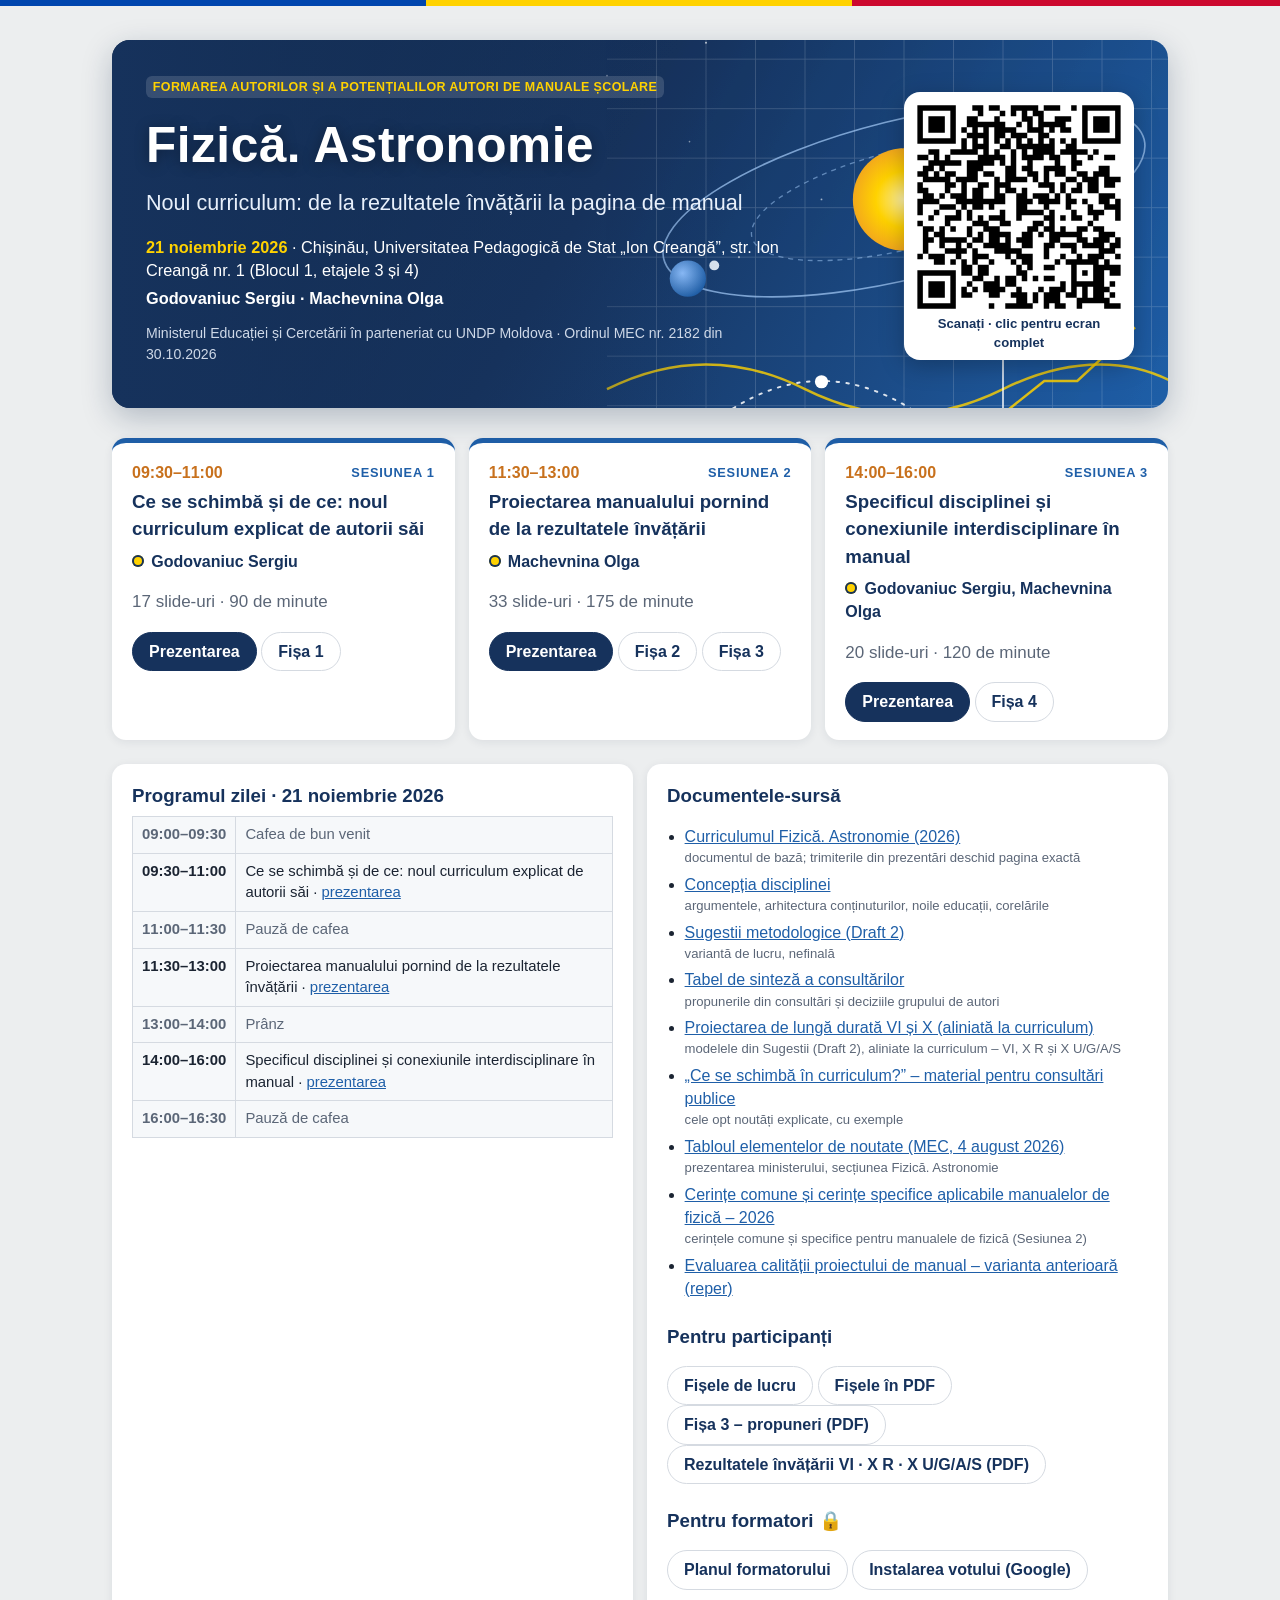
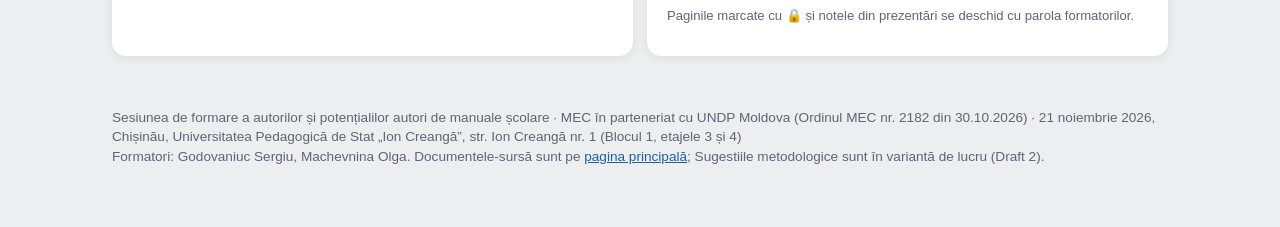
<file: index.html>
<!DOCTYPE html>
<html lang="ro"><head><meta charset="utf-8"><meta name="viewport" content="width=device-width,initial-scale=1">
<title>Fizică. Astronomie – formarea autorilor de manuale</title><link rel="stylesheet" href="assets/style.css"><link rel="icon" href="assets/favicon.svg" type="image/svg+xml"><link rel="icon" href="assets/favicon-32.png" sizes="32x32"><link rel="apple-touch-icon" href="assets/apple-touch-icon.png"><meta name="theme-color" content="#16325c"></head>
<body><div class="tricolor no-print"></div>
<div class="page"><section class="hero"><svg class="hero-art" viewBox="0 0 1280 720" preserveAspectRatio="xMaxYMid slice" xmlns="http://www.w3.org/2000/svg" aria-hidden="true">
<defs>
 <radialGradient id="sun" cx="50%" cy="50%" r="50%"><stop offset="0" stop-color="#fff3a6"/><stop offset=".55" stop-color="#ffd200"/><stop offset="1" stop-color="#f3a91c"/></radialGradient>
 <radialGradient id="pl" cx="35%" cy="35%" r="70%"><stop offset="0" stop-color="#8fc1ff"/><stop offset="1" stop-color="#1f5fa8"/></radialGradient>
 <linearGradient id="fade" x1="0" x2="1"><stop offset="0" stop-color="#16325c" stop-opacity="1"/><stop offset=".58" stop-color="#16325c" stop-opacity="0"/></linearGradient>
</defs>
<circle cx="640" cy="60" r="1.6" fill="#fff" opacity="0.9"/><circle cx="720" cy="140" r="1.2" fill="#fff" opacity="0.7"/><circle cx="820" cy="70" r="2" fill="#fff" opacity="0.9"/><circle cx="930" cy="120" r="1.3" fill="#fff" opacity="0.8"/><circle cx="1040" cy="50" r="1.8" fill="#fff" opacity="0.9"/><circle cx="1180" cy="110" r="1.4" fill="#fff" opacity="0.8"/><circle cx="1230" cy="220" r="1.2" fill="#fff" opacity="0.6"/><circle cx="700" cy="260" r="1" fill="#fff" opacity="0.5"/><circle cx="1110" cy="300" r="1.6" fill="#fff" opacity="0.7"/><circle cx="860" cy="330" r="1.1" fill="#fff" opacity="0.6"/><circle cx="990" cy="230" r="1" fill="#fff" opacity="0.6"/><circle cx="760" cy="400" r="1.3" fill="#fff" opacity="0.5"/><circle cx="1200" cy="420" r="1.5" fill="#fff" opacity="0.7"/><circle cx="600" cy="180" r="1" fill="#fff" opacity="0.5"/><circle cx="1060" cy="620" r="1.2" fill="#fff" opacity="0.5"/><circle cx="1250" cy="660" r="1.4" fill="#fff" opacity="0.6"/><circle cx="900" cy="690" r="1" fill="#fff" opacity="0.5"/>
<g opacity=".18" stroke="#fff" stroke-width="1"><line x1="660" y1="0" x2="660" y2="720"/><line x1="720" y1="0" x2="720" y2="720"/><line x1="780" y1="0" x2="780" y2="720"/><line x1="840" y1="0" x2="840" y2="720"/><line x1="900" y1="0" x2="900" y2="720"/><line x1="960" y1="0" x2="960" y2="720"/><line x1="1020" y1="0" x2="1020" y2="720"/><line x1="1080" y1="0" x2="1080" y2="720"/><line x1="1140" y1="0" x2="1140" y2="720"/><line x1="1200" y1="0" x2="1200" y2="720"/><line x1="1260" y1="0" x2="1260" y2="720"/><line x1="600" y1="40" x2="1280" y2="40"/><line x1="600" y1="100" x2="1280" y2="100"/><line x1="600" y1="160" x2="1280" y2="160"/><line x1="600" y1="220" x2="1280" y2="220"/><line x1="600" y1="280" x2="1280" y2="280"/><line x1="600" y1="340" x2="1280" y2="340"/><line x1="600" y1="400" x2="1280" y2="400"/><line x1="600" y1="460" x2="1280" y2="460"/><line x1="600" y1="520" x2="1280" y2="520"/><line x1="600" y1="580" x2="1280" y2="580"/><line x1="600" y1="640" x2="1280" y2="640"/><line x1="600" y1="700" x2="1280" y2="700"/></g>
<g transform="translate(960 330)">
 <ellipse rx="300" ry="96" fill="none" stroke="#9cc3f0" stroke-width="2" opacity=".75" transform="rotate(-14)"/>
 <ellipse rx="190" ry="60" fill="none" stroke="#9cc3f0" stroke-width="1.6" opacity=".55" transform="rotate(-14)" stroke-dasharray="6 6"/>
 <circle r="62" fill="url(#sun)"/>
 <circle cx="-262" cy="96" r="22" fill="url(#pl)"/>
 <circle cx="-230" cy="80" r="6" fill="#d9e3ef"/>
 <circle cx="178" cy="-62" r="9" fill="#cc092f"/>
</g>
<path d="M600 560 C 680 520, 760 520, 840 560 S 1000 600, 1080 560 S 1240 520, 1300 560" fill="none" stroke="#ffd200" stroke-width="3" opacity=".8"/>
<path d="M640 690 Q 860 410 1080 690" fill="none" stroke="#fff" stroke-width="2.4" stroke-dasharray="3 9" stroke-linecap="round" opacity=".85"/>
<circle cx="860" cy="551" r="8" fill="#fff"/>
<g transform="translate(1080 470)" stroke="#fff" stroke-width="2" fill="none" opacity=".85">
 <line x1="0" y1="120" x2="170" y2="120"/><line x1="0" y1="120" x2="0" y2="0"/>
 <polyline points="0,120 50,80 90,80 160,15" stroke="#ffd200" stroke-width="3"/>
 <text x="150" y="140" fill="#fff" stroke="none" font-size="16" font-family="Segoe UI,Arial">t</text><text x="-22" y="12" fill="#fff" stroke="none" font-size="16" font-family="Segoe UI,Arial">d</text>
</g>
<g transform="translate(640 690)" opacity=".7"><line x1="0" y1="0" x2="0" y2="-14" stroke="#fff" stroke-width="1.5"/><line x1="16" y1="0" x2="16" y2="-7" stroke="#fff" stroke-width="1.5"/><line x1="32" y1="0" x2="32" y2="-7" stroke="#fff" stroke-width="1.5"/><line x1="48" y1="0" x2="48" y2="-7" stroke="#fff" stroke-width="1.5"/><line x1="64" y1="0" x2="64" y2="-7" stroke="#fff" stroke-width="1.5"/><line x1="80" y1="0" x2="80" y2="-14" stroke="#fff" stroke-width="1.5"/><line x1="96" y1="0" x2="96" y2="-7" stroke="#fff" stroke-width="1.5"/><line x1="112" y1="0" x2="112" y2="-7" stroke="#fff" stroke-width="1.5"/><line x1="128" y1="0" x2="128" y2="-7" stroke="#fff" stroke-width="1.5"/><line x1="144" y1="0" x2="144" y2="-7" stroke="#fff" stroke-width="1.5"/><line x1="160" y1="0" x2="160" y2="-14" stroke="#fff" stroke-width="1.5"/><line x1="176" y1="0" x2="176" y2="-7" stroke="#fff" stroke-width="1.5"/><line x1="192" y1="0" x2="192" y2="-7" stroke="#fff" stroke-width="1.5"/><line x1="208" y1="0" x2="208" y2="-7" stroke="#fff" stroke-width="1.5"/><line x1="224" y1="0" x2="224" y2="-7" stroke="#fff" stroke-width="1.5"/><line x1="240" y1="0" x2="240" y2="-14" stroke="#fff" stroke-width="1.5"/><line x1="256" y1="0" x2="256" y2="-7" stroke="#fff" stroke-width="1.5"/><line x1="272" y1="0" x2="272" y2="-7" stroke="#fff" stroke-width="1.5"/><line x1="288" y1="0" x2="288" y2="-7" stroke="#fff" stroke-width="1.5"/><line x1="304" y1="0" x2="304" y2="-7" stroke="#fff" stroke-width="1.5"/><line x1="320" y1="0" x2="320" y2="-14" stroke="#fff" stroke-width="1.5"/><line x1="336" y1="0" x2="336" y2="-7" stroke="#fff" stroke-width="1.5"/><line x1="352" y1="0" x2="352" y2="-7" stroke="#fff" stroke-width="1.5"/><line x1="368" y1="0" x2="368" y2="-7" stroke="#fff" stroke-width="1.5"/><line x1="384" y1="0" x2="384" y2="-7" stroke="#fff" stroke-width="1.5"/><line x1="400" y1="0" x2="400" y2="-14" stroke="#fff" stroke-width="1.5"/><line x1="416" y1="0" x2="416" y2="-7" stroke="#fff" stroke-width="1.5"/><line x1="432" y1="0" x2="432" y2="-7" stroke="#fff" stroke-width="1.5"/><line x1="448" y1="0" x2="448" y2="-7" stroke="#fff" stroke-width="1.5"/><line x1="464" y1="0" x2="464" y2="-7" stroke="#fff" stroke-width="1.5"/><line x1="480" y1="0" x2="480" y2="-14" stroke="#fff" stroke-width="1.5"/><line x1="496" y1="0" x2="496" y2="-7" stroke="#fff" stroke-width="1.5"/><line x1="512" y1="0" x2="512" y2="-7" stroke="#fff" stroke-width="1.5"/><line x1="528" y1="0" x2="528" y2="-7" stroke="#fff" stroke-width="1.5"/><line x1="544" y1="0" x2="544" y2="-7" stroke="#fff" stroke-width="1.5"/><line x1="560" y1="0" x2="560" y2="-14" stroke="#fff" stroke-width="1.5"/><line x1="576" y1="0" x2="576" y2="-7" stroke="#fff" stroke-width="1.5"/><line x1="592" y1="0" x2="592" y2="-7" stroke="#fff" stroke-width="1.5"/><line x1="608" y1="0" x2="608" y2="-7" stroke="#fff" stroke-width="1.5"/><line x1="624" y1="0" x2="624" y2="-7" stroke="#fff" stroke-width="1.5"/><line x1="640" y1="0" x2="640" y2="-14" stroke="#fff" stroke-width="1.5"/><line x1="0" y1="0" x2="640" y2="0" stroke="#fff" stroke-width="1.5"/></g>
<rect width="1280" height="720" fill="url(#fade)"/>
</svg><div class="hero-in"><div class="hero-txt">
<span class="tag light">Formarea autorilor și a potențialilor autori de manuale școlare</span>
<h1>Fizică. Astronomie</h1><p class="hero-sub">Noul curriculum: de la rezultatele învățării la pagina de manual</p>
<p class="hero-meta"><b>21 noiembrie 2026</b> · Chișinău, Universitatea Pedagogică de Stat „Ion Creangă”, str. Ion Creangă nr. 1 (Blocul 1, etajele 3 și 4)</p>
<p class="hero-meta who">Godovaniuc Sergiu · Machevnina Olga</p>
<p class="hero-org">Ministerul Educației și Cercetării în parteneriat cu UNDP Moldova · Ordinul MEC nr. 2182 din 30.10.2026</p></div>
<button class="hero-qr" id="qr-open" title="Mărește codul QR pe tot ecranul"><span id="qr-small"></span><span>Scanați · clic pentru ecran complet</span></button></div></section>
<div class="grid c3"><div class="card session-card"><div class="sc-top"><span class="time">09:30–11:00</span><span class="sc-n">Sesiunea 1</span></div><h3>Ce se schimbă și de ce: noul curriculum explicat de autorii săi</h3>
<p class="who">Godovaniuc Sergiu</p><p class="small muted">17 slide-uri · 90 de minute</p>
<a class="btn primary" href="sesiunea1.html">Prezentarea</a> <a class="btn" href="fise.html#fisa1">Fișa 1</a></div><div class="card session-card"><div class="sc-top"><span class="time">11:30–13:00</span><span class="sc-n">Sesiunea 2</span></div><h3>Proiectarea manualului pornind de la rezultatele învățării</h3>
<p class="who">Machevnina Olga</p><p class="small muted">33 slide-uri · 175 de minute</p>
<a class="btn primary" href="sesiunea2.html">Prezentarea</a> <a class="btn" href="fise.html#fisa2">Fișa 2</a> <a class="btn" href="fise.html#fisa3">Fișa 3</a></div><div class="card session-card"><div class="sc-top"><span class="time">14:00–16:00</span><span class="sc-n">Sesiunea 3</span></div><h3>Specificul disciplinei și conexiunile interdisciplinare în manual</h3>
<p class="who">Godovaniuc Sergiu, Machevnina Olga</p><p class="small muted">20 slide-uri · 120 de minute</p>
<a class="btn primary" href="sesiunea3.html">Prezentarea</a> <a class="btn" href="fise.html#fisa4">Fișa 4</a></div></div>
<div class="grid c2"><div class="card"><h3 style="margin-top:0">Programul zilei · 21 noiembrie 2026</h3><table class="t prog"><tr class="brk"><td><b>09:00–09:30</b></td><td>Cafea de bun venit</td></tr><tr class=""><td><b>09:30–11:00</b></td><td>Ce se schimbă și de ce: noul curriculum explicat de autorii săi · <a href="sesiunea1.html">prezentarea</a></td></tr><tr class="brk"><td><b>11:00–11:30</b></td><td>Pauză de cafea</td></tr><tr class=""><td><b>11:30–13:00</b></td><td>Proiectarea manualului pornind de la rezultatele învățării · <a href="sesiunea2.html">prezentarea</a></td></tr><tr class="brk"><td><b>13:00–14:00</b></td><td>Prânz</td></tr><tr class=""><td><b>14:00–16:00</b></td><td>Specificul disciplinei și conexiunile interdisciplinare în manual · <a href="sesiunea3.html">prezentarea</a></td></tr><tr class="brk"><td><b>16:00–16:30</b></td><td>Pauză de cafea</td></tr></table></div>
<div class="card" id="documente"><h3 style="margin-top:0">Documentele-sursă</h3><ul class="docs"><li><a href="docs/Curriculum_Fizica_Astronomie_2026.pdf#page=1" target="_blank" rel="noopener">Curriculumul Fizică. Astronomie (2026)</a><div class="src">documentul de bază; trimiterile din prezentări deschid pagina exactă</div></li><li><a href="docs/Conceptia_Fizica_Astronomie.pdf#page=1" target="_blank" rel="noopener">Concepția disciplinei</a><div class="src">argumentele, arhitectura conținuturilor, noile educații, corelările</div></li><li><a href="docs/Sugestii_metodologice_DRAFT2.pdf#page=1" target="_blank" rel="noopener">Sugestii metodologice (Draft 2)</a><div class="src">variantă de lucru, nefinală</div></li><li><a href="docs/Tabel_de_sinteza_consultari.pdf#page=1" target="_blank" rel="noopener">Tabel de sinteză a consultărilor</a><div class="src">propunerile din consultări și deciziile grupului de autori</div></li><li><a href="docs/PDLD_Fizica_Astronomie_VI_X.pdf#page=1" target="_blank" rel="noopener">Proiectarea de lungă durată VI și X (aliniată la curriculum)</a><div class="src">modelele din Sugestii (Draft 2), aliniate la curriculum – VI, X R și X U/G/A/S</div></li><li><a href="docs/Ce_se_schimba_in_curriculum_Fizica_Astronomie.pdf#page=1" target="_blank" rel="noopener">„Ce se schimbă în curriculum?” – material pentru consultări publice</a><div class="src">cele opt noutăți explicate, cu exemple</div></li><li><a href="docs/Tabloul_elementelor_de_noutate_MEC_2026_Fizica.pdf#page=1" target="_blank" rel="noopener">Tabloul elementelor de noutate (MEC, 4 august 2026)</a><div class="src">prezentarea ministerului, secțiunea Fizică. Astronomie</div></li><li><a href="docs/Cerinte_comune_si_specifice_manuale_fizica_2026.pdf#page=1" target="_blank" rel="noopener">Cerințe comune și cerințe specifice aplicabile manualelor de fizică – 2026</a><div class="src">cerințele comune și specifice pentru manualele de fizică (Sesiunea 2)</div></li><li><a href="docs/Grila_evaluare_manual_varianta_anterioara.pdf#page=1" target="_blank" rel="noopener">Evaluarea calității proiectului de manual – varianta anterioară (reper)</a><div class="src"></div></li></ul>
<h3>Pentru participanți</h3><p><a class="btn" href="fise.html">Fișele de lucru</a> <a class="btn" href="pdf/Fise_de_lucru.pdf">Fișele în PDF</a> <a class="btn" href="pdf/Fisa_3_Propuneri_caiet_de_sarcini.pdf">Fișa 3 – propuneri (PDF)</a> <a class="btn" href="pdf/Rezultatele_invatarii_VI_X.pdf">Rezultatele învățării VI · X R · X U/G/A/S (PDF)</a></p>
<h3>Pentru formatori 🔒</h3><p><a class="btn" href="plan.html">Planul formatorului</a> <a class="btn" href="instalare.html">Instalarea votului (Google)</a></p>
<p class="src">Paginile marcate cu 🔒 și notele din prezentări se deschid cu parola formatorilor.</p></div></div>
<div id="qr-full" style="display:none;position:fixed;inset:0;background:#fff;z-index:50;flex-direction:column;align-items:center;justify-content:center;gap:2vh;cursor:pointer">
<div class="tricolor" style="position:absolute;top:0;left:0;right:0;height:10px"></div>
<div style="font-size:3.4vh;font-weight:700;color:var(--navy);text-align:center">Scanați pentru materialele formării<br><span style="font-weight:400;font-size:2.4vh;color:var(--muted)">Fizică. Astronomie · 21 noiembrie 2026</span></div>
<div id="qr-big" style="width:min(74vh,92vw);height:min(74vh,92vw)"></div>
<div style="font-size:3.2vh;font-weight:700;color:var(--blue)">sergiugod.github.io/manuale-fizica/</div>
<div class="src">Clic oriunde sau Esc pentru a închide</div></div>
<script src="assets/qrcode.js"></script><script>
(function(){
  const box = document.getElementById("qr-full"), big = document.getElementById("qr-big");
  const q = qrcode(0, "H"); q.addData("https://sergiugod.github.io/manuale-fizica/"); q.make();
  const tag = q.createSvgTag({cellSize: 8, margin: 2, scalable: true});
  big.innerHTML = tag; document.getElementById("qr-small").innerHTML = tag;
  document.querySelectorAll("#qr-big svg, #qr-small svg").forEach(s => { s.style.width = "100%"; s.style.height = "100%"; });
  document.getElementById("qr-open").onclick = () => { box.style.display = "flex"; if(box.requestFullscreen) box.requestFullscreen().catch(()=>{}); };
  const close = () => { box.style.display = "none"; if(document.fullscreenElement) document.exitFullscreen(); };
  box.onclick = close; document.addEventListener("keydown", e => { if(e.key === "Escape") box.style.display = "none"; });
  document.addEventListener("fullscreenchange", () => { if(!document.fullscreenElement) box.style.display = "none"; });
})();
</script>
<footer class="foot no-print">Sesiunea de formare a autorilor și potențialilor autori de manuale școlare · MEC în parteneriat cu UNDP Moldova (Ordinul MEC nr. 2182 din 30.10.2026) · 21 noiembrie 2026, Chișinău, Universitatea Pedagogică de Stat „Ion Creangă”, str. Ion Creangă nr. 1 (Blocul 1, etajele 3 și 4)<br>Formatori: Godovaniuc Sergiu, Machevnina Olga. Documentele-sursă sunt pe <a href="index.html#documente">pagina principală</a>; Sugestiile metodologice sunt în variantă de lucru (Draft 2).</footer>
</div></body></html>
</file>
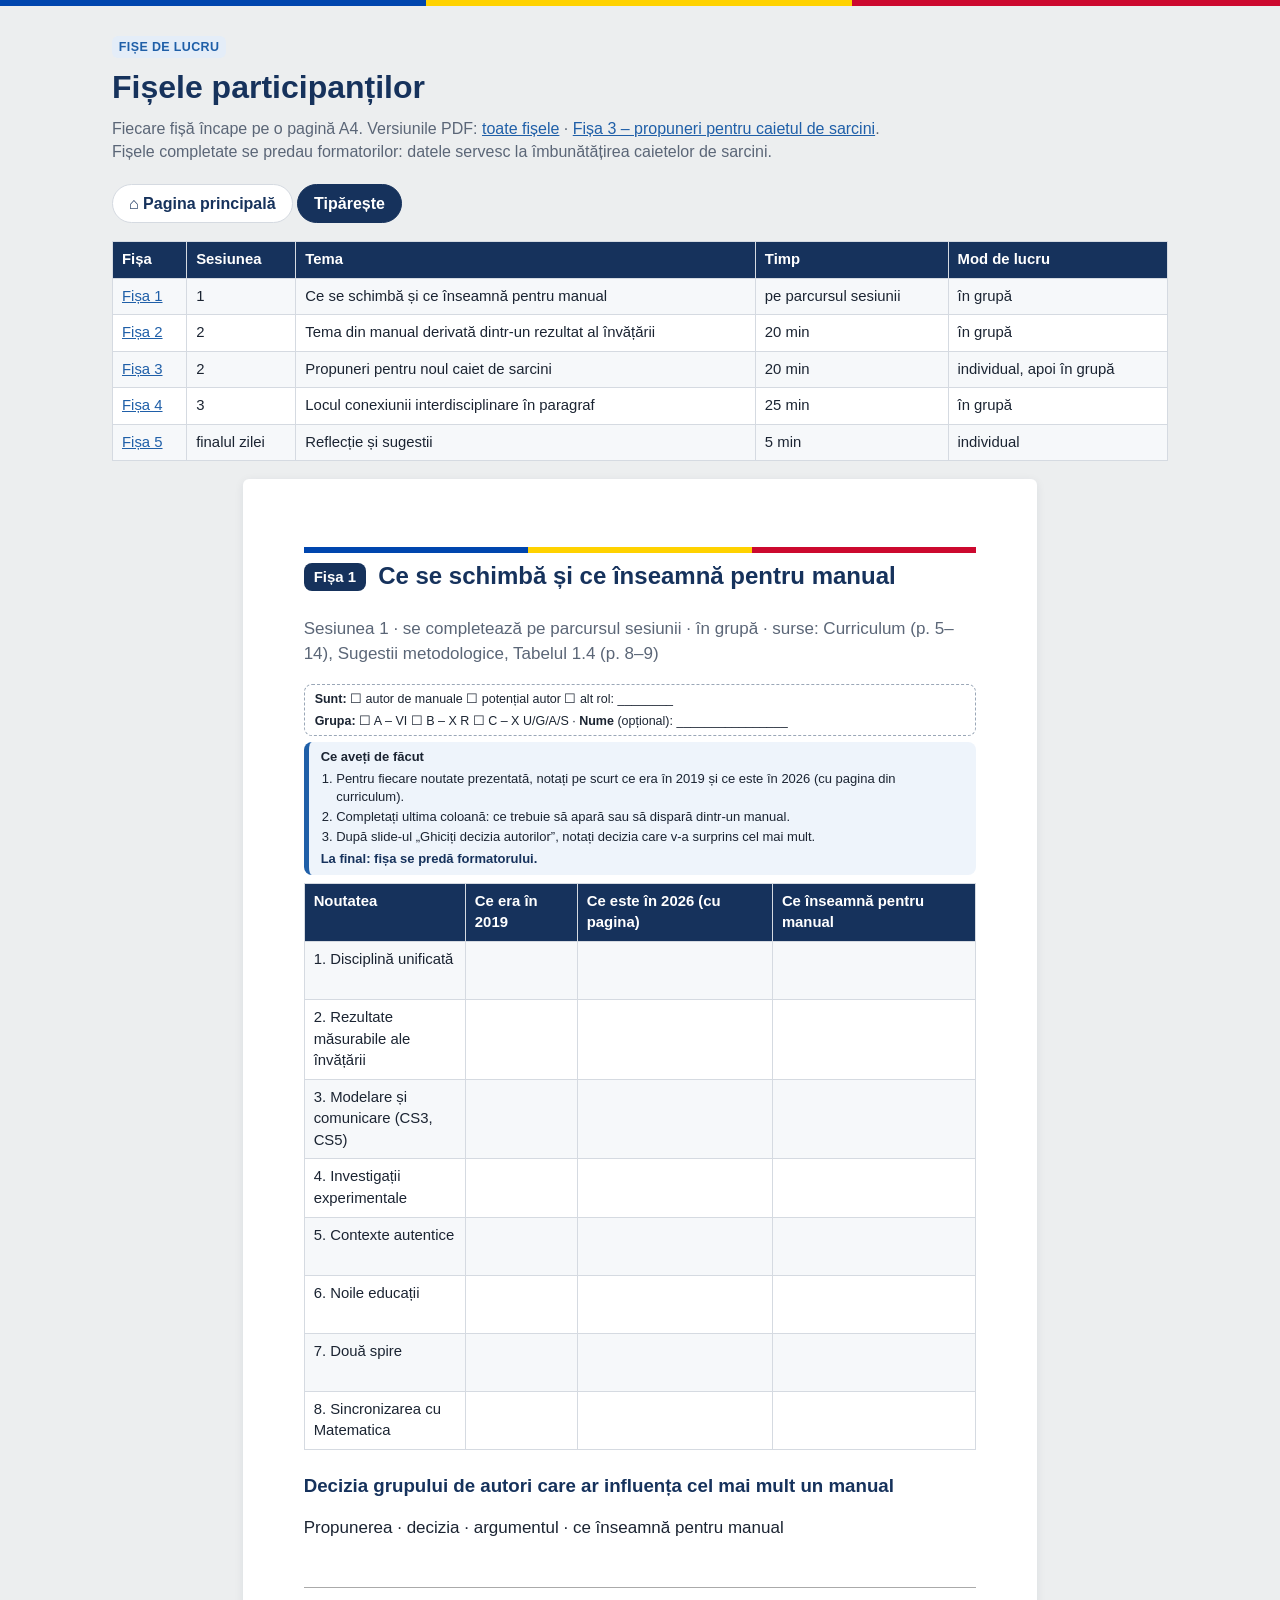
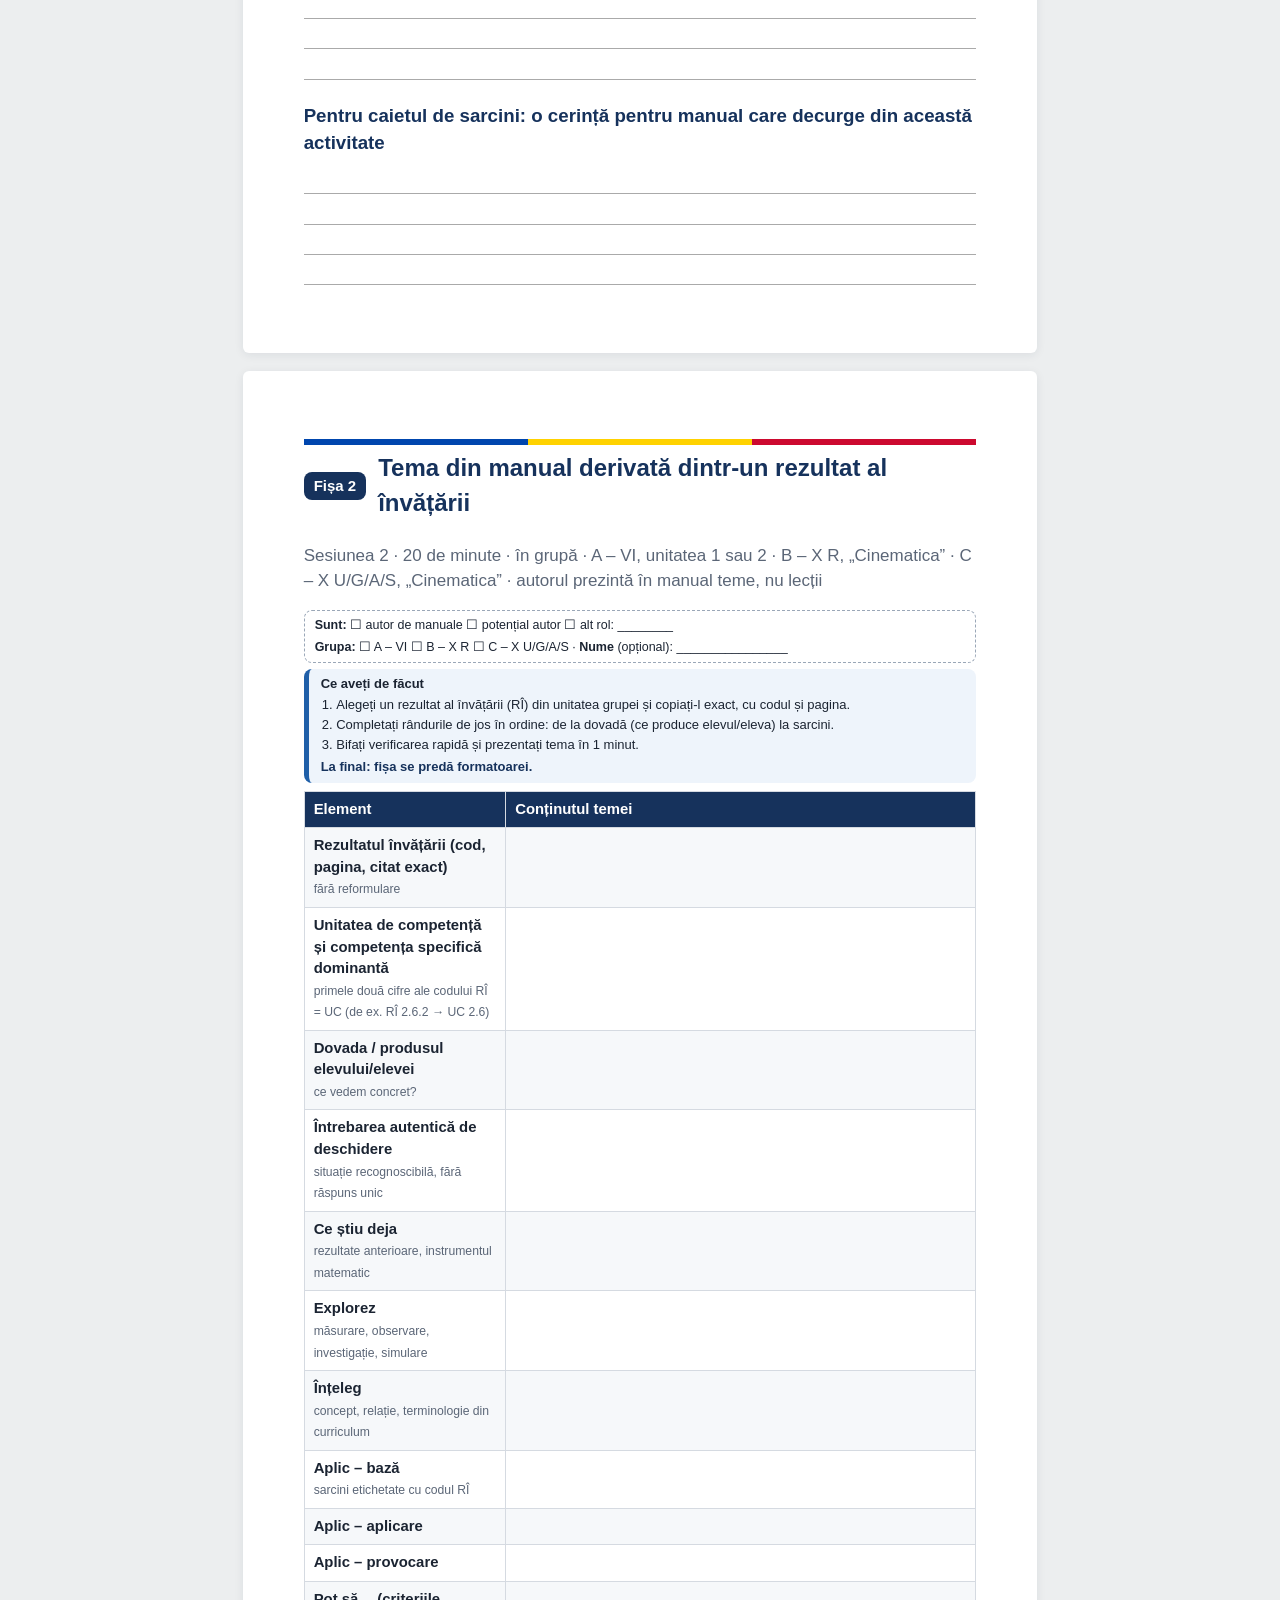
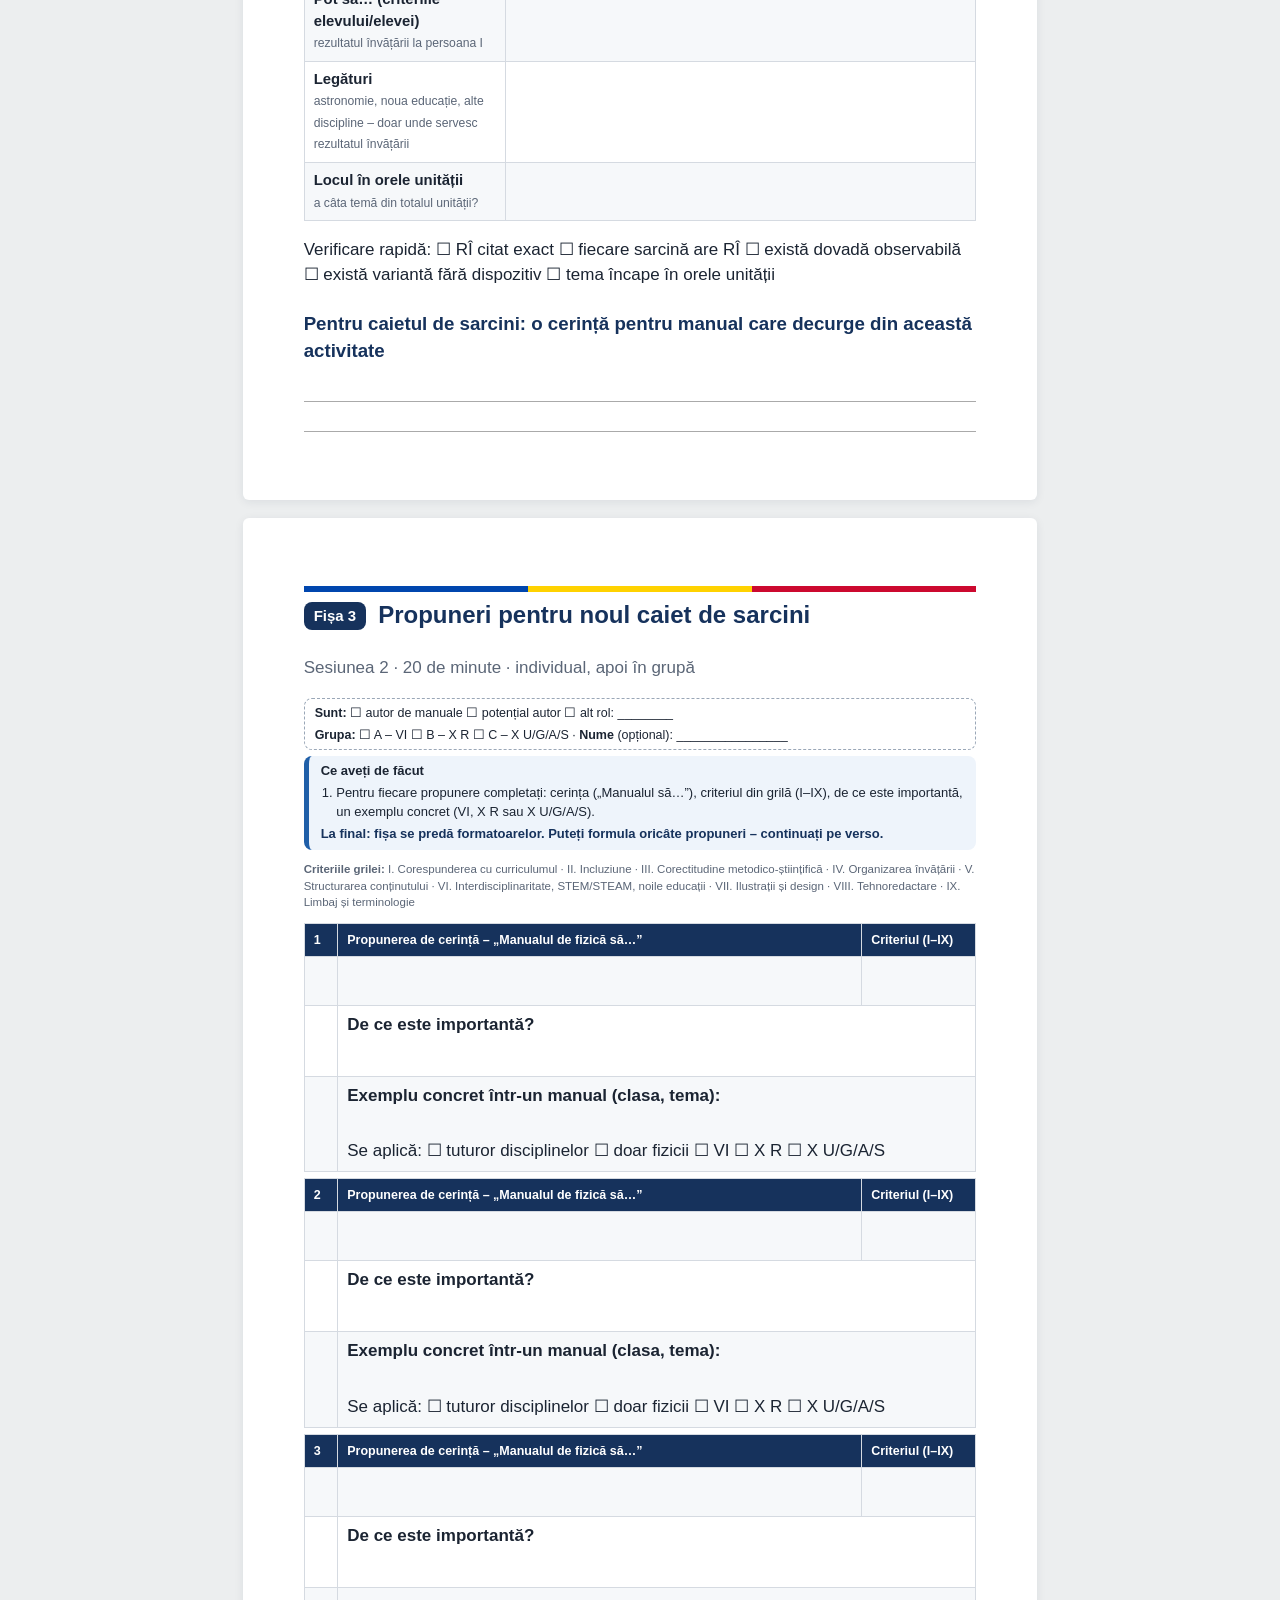
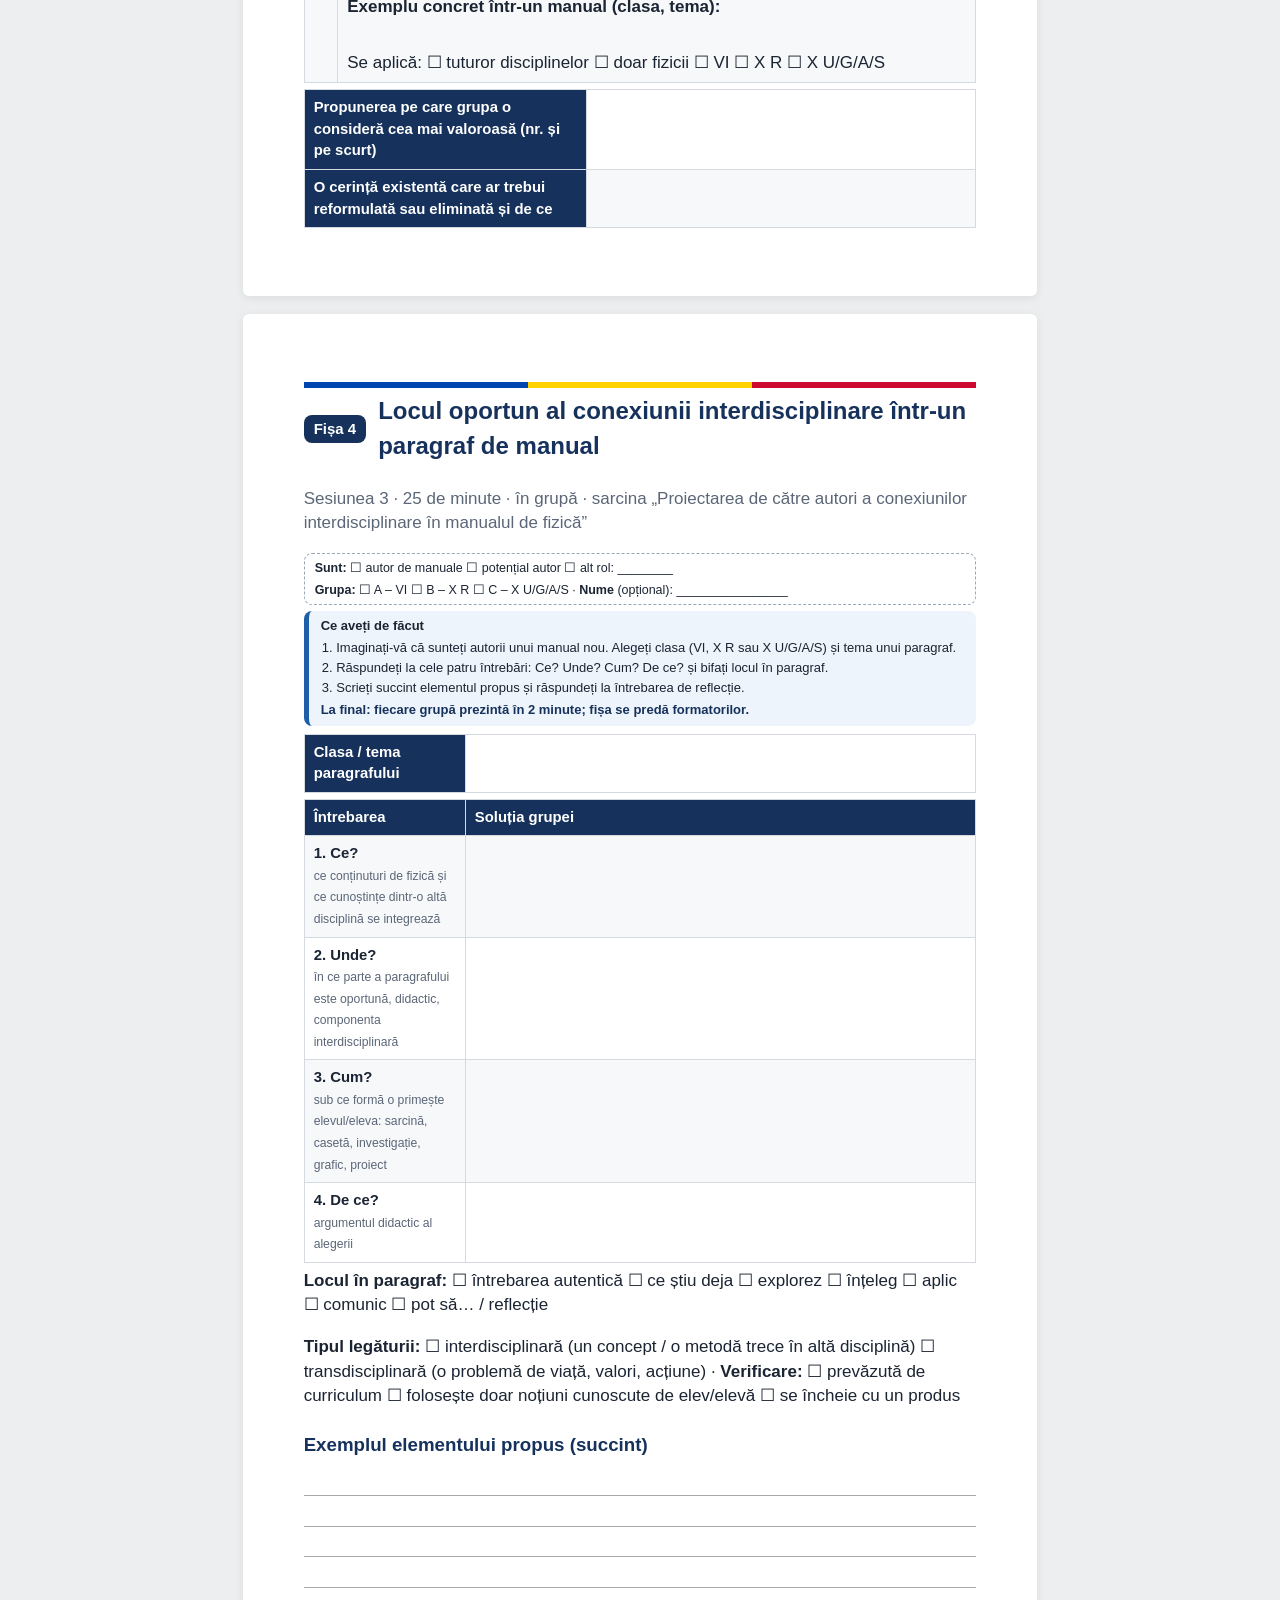
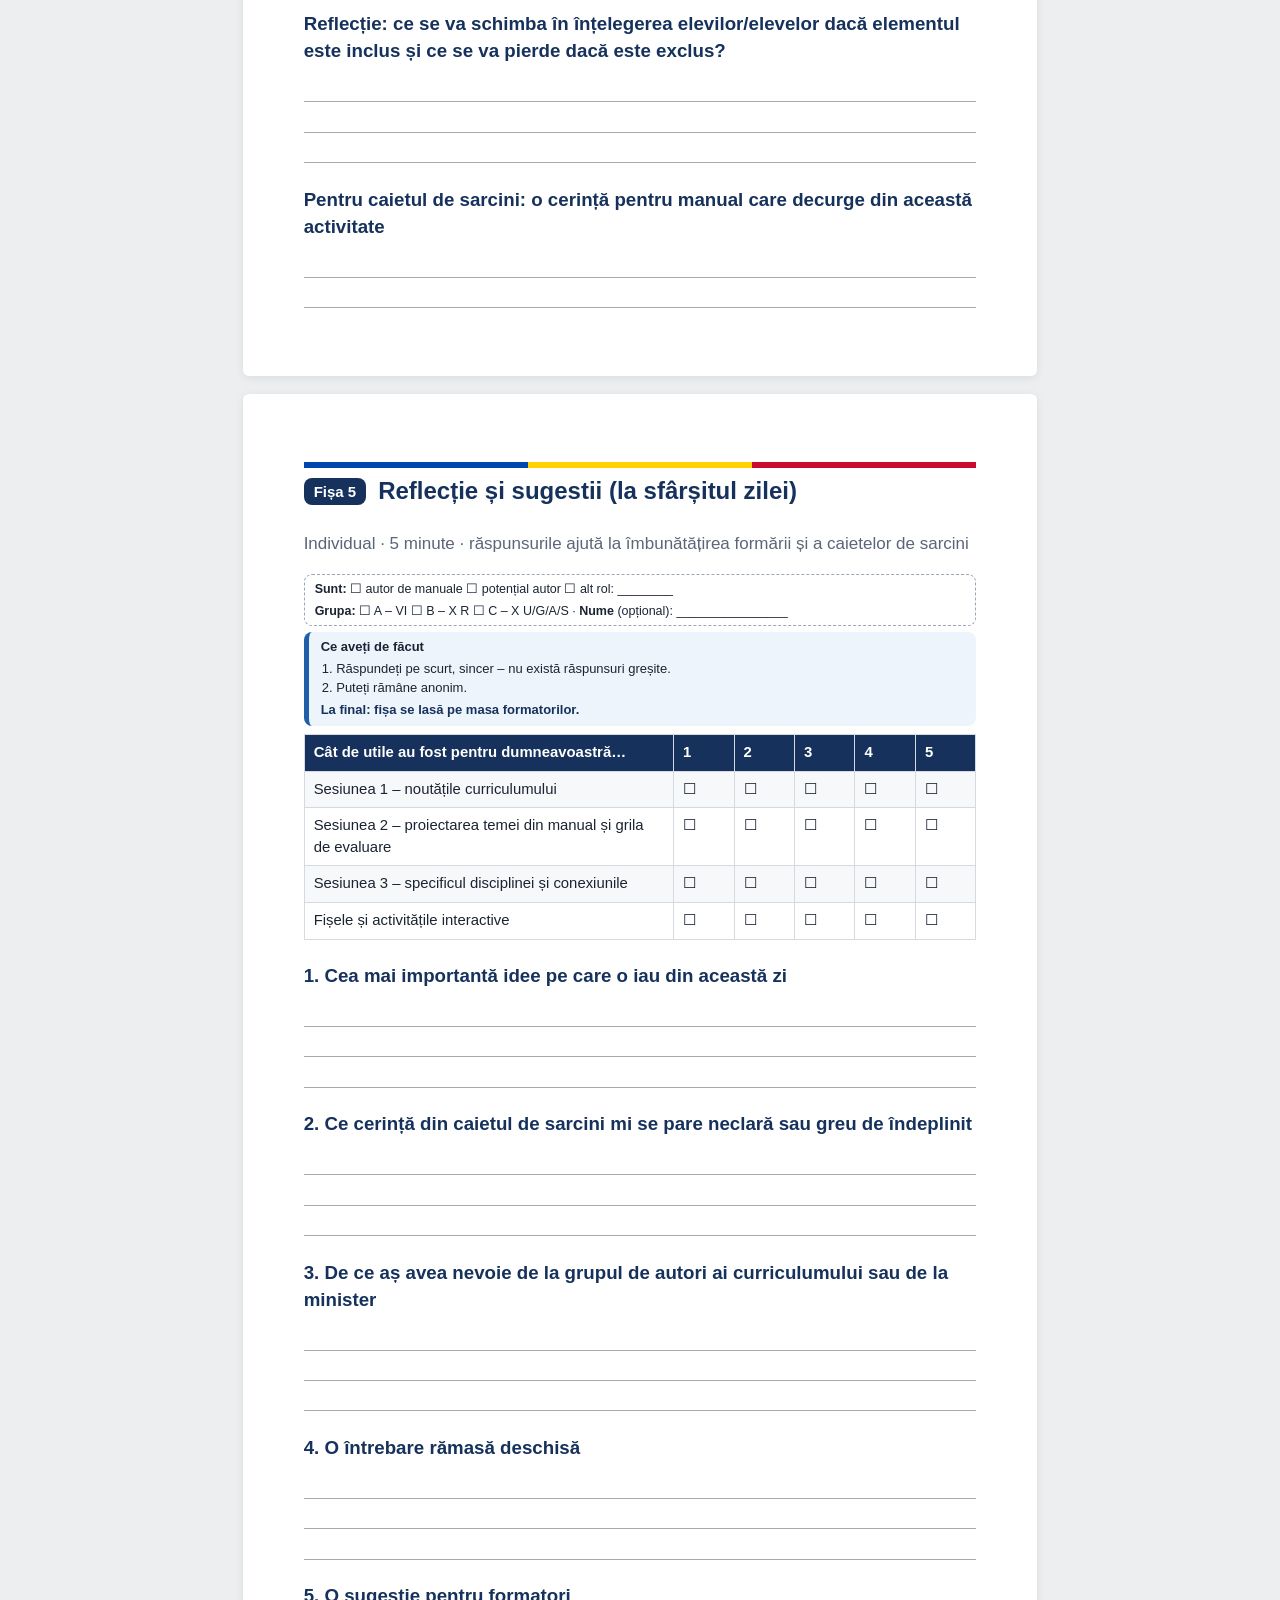
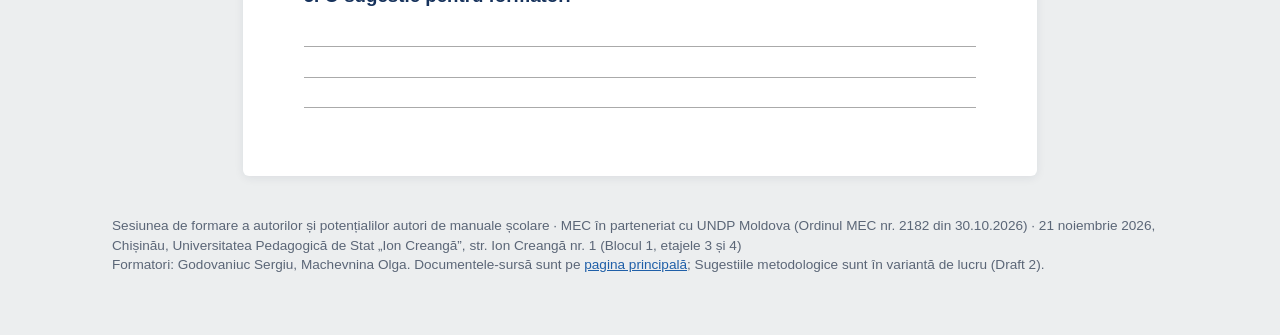
<file: fise.html>
<!DOCTYPE html>
<html lang="ro"><head><meta charset="utf-8"><meta name="viewport" content="width=device-width,initial-scale=1">
<title>Fișe de lucru – formarea autorilor de manuale</title><link rel="stylesheet" href="assets/style.css"><link rel="icon" href="assets/favicon.svg" type="image/svg+xml"><link rel="icon" href="assets/favicon-32.png" sizes="32x32"><link rel="apple-touch-icon" href="assets/apple-touch-icon.png"><meta name="theme-color" content="#16325c"></head>
<body><div class="tricolor no-print"></div>
<div class="page"><div class="no-print"><header class="top"><div><span class="tag">Fișe de lucru</span><h1>Fișele participanților</h1><div class="muted">Fiecare fișă încape pe o pagină A4. Versiunile PDF: <a href="pdf/Fise_de_lucru.pdf">toate fișele</a> · <a href="pdf/Fisa_3_Propuneri_caiet_de_sarcini.pdf">Fișa 3 – propuneri pentru caietul de sarcini</a>.<br>Fișele completate se predau formatorilor: datele servesc la îmbunătățirea caietelor de sarcini.</div></div>
<div><a class="btn" href="index.html">⌂ Pagina principală</a> <button class="btn primary" onclick="print()">Tipărește</button></div></header>
<table class="t" style="margin-bottom:16px"><tr><th>Fișa</th><th>Sesiunea</th><th>Tema</th><th>Timp</th><th>Mod de lucru</th></tr>
<tr><td><a href="#fisa1">Fișa 1</a></td><td>1</td><td>Ce se schimbă și ce înseamnă pentru manual</td><td>pe parcursul sesiunii</td><td>în grupă</td></tr>
<tr><td><a href="#fisa2">Fișa 2</a></td><td>2</td><td>Tema din manual derivată dintr-un rezultat al învățării</td><td>20 min</td><td>în grupă</td></tr>
<tr><td><a href="#fisa3">Fișa 3</a></td><td>2</td><td>Propuneri pentru noul caiet de sarcini</td><td>20 min</td><td>individual, apoi în grupă</td></tr>
<tr><td><a href="#fisa4">Fișa 4</a></td><td>3</td><td>Locul conexiunii interdisciplinare în paragraf</td><td>25 min</td><td>în grupă</td></tr>
<tr><td><a href="#fisa5">Fișa 5</a></td><td>finalul zilei</td><td>Reflecție și sugestii</td><td>5 min</td><td>individual</td></tr></table></div>
<section class="sheet" id="fisa1"><div class="tricolor"></div><div class="sh-h"><span class="sh-n">Fișa 1</span><h2>Ce se schimbă și ce înseamnă pentru manual</h2></div><p class="small meta">Sesiunea 1 · se completează pe parcursul sesiunii · în grupă · surse: Curriculum (p. 5–14), Sugestii metodologice, Tabelul 1.4 (p. 8–9)</p><div class="profil"><span><b>Sunt:</b> ☐ autor de manuale ☐ potențial autor ☐ alt rol: ________</span><span><b>Grupa:</b> ☐ A – VI ☐ B – X R ☐ C – X U/G/A/S · <b>Nume</b> (opțional): ________________</span></div><div class="todo"><b>Ce aveți de făcut</b><ol><li>Pentru fiecare noutate prezentată, notați pe scurt ce era în 2019 și ce este în 2026 (cu pagina din curriculum).</li><li>Completați ultima coloană: ce trebuie să apară sau să dispară dintr-un manual.</li><li>După slide-ul „Ghiciți decizia autorilor”, notați decizia care v-a surprins cel mai mult.</li></ol><div class="preda">La final: fișa se predă formatorului.</div></div><table class="t"><tr><th style="width:24%">Noutatea</th><th>Ce era în 2019</th><th>Ce este în 2026 (cu pagina)</th><th>Ce înseamnă pentru manual</th></tr><tr><td style="height:3.9em">1. Disciplină unificată</td><td></td><td></td><td></td></tr><tr><td style="height:3.9em">2. Rezultate măsurabile ale învățării</td><td></td><td></td><td></td></tr><tr><td style="height:3.9em">3. Modelare și comunicare (CS3, CS5)</td><td></td><td></td><td></td></tr><tr><td style="height:3.9em">4. Investigații experimentale</td><td></td><td></td><td></td></tr><tr><td style="height:3.9em">5. Contexte autentice</td><td></td><td></td><td></td></tr><tr><td style="height:3.9em">6. Noile educații</td><td></td><td></td><td></td></tr><tr><td style="height:3.9em">7. Două spire</td><td></td><td></td><td></td></tr><tr><td style="height:3.9em">8. Sincronizarea cu Matematica</td><td></td><td></td><td></td></tr></table><h3>Decizia grupului de autori care ar influența cel mai mult un manual</h3><p class="small">Propunerea · decizia · argumentul · ce înseamnă pentru manual</p><div class="lines"><div></div><div></div><div></div><div></div></div><h3>Pentru caietul de sarcini: o cerință pentru manual care decurge din această activitate</h3><div class="lines"><div></div><div></div><div></div><div></div></div></section>
<section class="sheet" id="fisa2"><div class="tricolor"></div><div class="sh-h"><span class="sh-n">Fișa 2</span><h2>Tema din manual derivată dintr-un rezultat al învățării</h2></div><p class="small meta">Sesiunea 2 · 20 de minute · în grupă · A – VI, unitatea 1 sau 2 · B – X R, „Cinematica” · C – X U/G/A/S, „Cinematica” · autorul prezintă în manual teme, nu lecții</p><div class="profil"><span><b>Sunt:</b> ☐ autor de manuale ☐ potențial autor ☐ alt rol: ________</span><span><b>Grupa:</b> ☐ A – VI ☐ B – X R ☐ C – X U/G/A/S · <b>Nume</b> (opțional): ________________</span></div><div class="todo"><b>Ce aveți de făcut</b><ol><li>Alegeți un rezultat al învățării (RÎ) din unitatea grupei și copiați-l exact, cu codul și pagina.</li><li>Completați rândurile de jos în ordine: de la dovadă (ce produce elevul/eleva) la sarcini.</li><li>Bifați verificarea rapidă și prezentați tema în 1 minut.</li></ol><div class="preda">La final: fișa se predă formatoarei.</div></div><table class="t"><tr><th style="width:30%">Element</th><th>Conținutul temei</th></tr><tr><td><b>Rezultatul învățării (cod, pagina, citat exact)</b><br><span class="src">fără reformulare</span></td><td style="height:3em"></td></tr><tr><td><b>Unitatea de competență și competența specifică dominantă</b><br><span class="src">primele două cifre ale codului RÎ = UC (de ex. RÎ 2.6.2 → UC 2.6)</span></td><td style="height:2em"></td></tr><tr><td><b>Dovada / produsul elevului/elevei</b><br><span class="src">ce vedem concret?</span></td><td style="height:2.2em"></td></tr><tr><td><b>Întrebarea autentică de deschidere</b><br><span class="src">situație recognoscibilă, fără răspuns unic</span></td><td style="height:2.2em"></td></tr><tr><td><b>Ce știu deja</b><br><span class="src">rezultate anterioare, instrumentul matematic</span></td><td style="height:2em"></td></tr><tr><td><b>Explorez</b><br><span class="src">măsurare, observare, investigație, simulare</span></td><td style="height:2.4em"></td></tr><tr><td><b>Înțeleg</b><br><span class="src">concept, relație, terminologie din curriculum</span></td><td style="height:2em"></td></tr><tr><td><b>Aplic – bază</b><br><span class="src">sarcini etichetate cu codul RÎ</span></td><td style="height:2em"></td></tr><tr><td><b>Aplic – aplicare</b><br><span class="src"></span></td><td style="height:2em"></td></tr><tr><td><b>Aplic – provocare</b><br><span class="src"></span></td><td style="height:2em"></td></tr><tr><td><b>Pot să… (criteriile elevului/elevei)</b><br><span class="src">rezultatul învățării la persoana I</span></td><td style="height:2em"></td></tr><tr><td><b>Legături</b><br><span class="src">astronomie, noua educație, alte discipline – doar unde servesc rezultatul învățării</span></td><td style="height:2em"></td></tr><tr><td><b>Locul în orele unității</b><br><span class="src">a câta temă din totalul unității?</span></td><td style="height:1.6em"></td></tr></table><p class="small">Verificare rapidă: ☐ RÎ citat exact ☐ fiecare sarcină are RÎ ☐ există dovadă observabilă ☐ există variantă fără dispozitiv ☐ tema încape în orele unității</p><h3>Pentru caietul de sarcini: o cerință pentru manual care decurge din această activitate</h3><div class="lines"><div></div><div></div></div></section>
<section class="sheet" id="fisa3"><div class="tricolor"></div><div class="sh-h"><span class="sh-n">Fișa 3</span><h2>Propuneri pentru noul caiet de sarcini</h2></div><p class="small meta">Sesiunea 2 · 20 de minute · individual, apoi în grupă</p><div class="profil"><span><b>Sunt:</b> ☐ autor de manuale ☐ potențial autor ☐ alt rol: ________</span><span><b>Grupa:</b> ☐ A – VI ☐ B – X R ☐ C – X U/G/A/S · <b>Nume</b> (opțional): ________________</span></div><div class="todo"><b>Ce aveți de făcut</b><ol><li>Pentru fiecare propunere completați: cerința („Manualul să…”), criteriul din grilă (I–IX), de ce este importantă, un exemplu concret (VI, X R sau X U/G/A/S).</li></ol><div class="preda">La final: fișa se predă formatoarelor. Puteți formula oricâte propuneri – continuați pe verso.</div></div><p class="small crit"><b>Criteriile grilei:</b> I. Corespunderea cu curriculumul · II. Incluziune · III. Corectitudine metodico-științifică · IV. Organizarea învățării · V. Structurarea conținutului · VI. Interdisciplinaritate, STEM/STEAM, noile educații · VII. Ilustrații și design · VIII. Tehnoredactare · IX. Limbaj și terminologie</p><table class="t prop"><tr><th style="width:5%">1</th><th>Propunerea de cerință – „Manualul de fizică să…”</th><th style="width:17%">Criteriul (I–IX)</th></tr><tr><td></td><td style="height:3.3em"></td><td></td></tr><tr><td></td><td colspan="2"><b class="small">De ce este importantă?</b><div style="height:2.1em"></div></td></tr><tr><td></td><td colspan="2"><b class="small">Exemplu concret într-un manual (clasa, tema):</b><div style="height:2.1em"></div><span class="small">Se aplică: ☐ tuturor disciplinelor ☐ doar fizicii ☐ VI ☐ X R ☐ X U/G/A/S</span></td></tr></table><table class="t prop"><tr><th style="width:5%">2</th><th>Propunerea de cerință – „Manualul de fizică să…”</th><th style="width:17%">Criteriul (I–IX)</th></tr><tr><td></td><td style="height:3.3em"></td><td></td></tr><tr><td></td><td colspan="2"><b class="small">De ce este importantă?</b><div style="height:2.1em"></div></td></tr><tr><td></td><td colspan="2"><b class="small">Exemplu concret într-un manual (clasa, tema):</b><div style="height:2.1em"></div><span class="small">Se aplică: ☐ tuturor disciplinelor ☐ doar fizicii ☐ VI ☐ X R ☐ X U/G/A/S</span></td></tr></table><table class="t prop"><tr><th style="width:5%">3</th><th>Propunerea de cerință – „Manualul de fizică să…”</th><th style="width:17%">Criteriul (I–IX)</th></tr><tr><td></td><td style="height:3.3em"></td><td></td></tr><tr><td></td><td colspan="2"><b class="small">De ce este importantă?</b><div style="height:2.1em"></div></td></tr><tr><td></td><td colspan="2"><b class="small">Exemplu concret într-un manual (clasa, tema):</b><div style="height:2.1em"></div><span class="small">Se aplică: ☐ tuturor disciplinelor ☐ doar fizicii ☐ VI ☐ X R ☐ X U/G/A/S</span></td></tr></table><table class="t" style="margin-top:6px"><tr><th style="width:42%">Propunerea pe care grupa o consideră cea mai valoroasă (nr. și pe scurt)</th><td style="height:2.4em"></td></tr><tr><th>O cerință existentă care ar trebui reformulată sau eliminată și de ce</th><td style="height:3em"></td></tr></table></section>
<section class="sheet" id="fisa4"><div class="tricolor"></div><div class="sh-h"><span class="sh-n">Fișa 4</span><h2>Locul oportun al conexiunii interdisciplinare într-un paragraf de manual</h2></div><p class="small meta">Sesiunea 3 · 25 de minute · în grupă · sarcina „Proiectarea de către autori a conexiunilor interdisciplinare în manualul de fizică”</p><div class="profil"><span><b>Sunt:</b> ☐ autor de manuale ☐ potențial autor ☐ alt rol: ________</span><span><b>Grupa:</b> ☐ A – VI ☐ B – X R ☐ C – X U/G/A/S · <b>Nume</b> (opțional): ________________</span></div><div class="todo"><b>Ce aveți de făcut</b><ol><li>Imaginați-vă că sunteți autorii unui manual nou. Alegeți clasa (VI, X R sau X U/G/A/S) și tema unui paragraf.</li><li>Răspundeți la cele patru întrebări: Ce? Unde? Cum? De ce? și bifați locul în paragraf.</li><li>Scrieți succint elementul propus și răspundeți la întrebarea de reflecție.</li></ol><div class="preda">La final: fiecare grupă prezintă în 2 minute; fișa se predă formatorilor.</div></div><table class="t"><tr><th style="width:24%">Clasa / tema paragrafului</th><td></td></tr></table><table class="t" style="margin-top:6px"><tr><th style="width:24%">Întrebarea</th><th>Soluția grupei</th></tr><tr><td><b>1. Ce?</b><br><span class="src">ce conținuturi de fizică și ce cunoștințe dintr-o altă disciplină se integrează</span></td><td style="height:3em"></td></tr><tr><td><b>2. Unde?</b><br><span class="src">în ce parte a paragrafului este oportună, didactic, componenta interdisciplinară</span></td><td style="height:2.4em"></td></tr><tr><td><b>3. Cum?</b><br><span class="src">sub ce formă o primește elevul/eleva: sarcină, casetă, investigație, grafic, proiect</span></td><td style="height:2.4em"></td></tr><tr><td><b>4. De ce?</b><br><span class="src">argumentul didactic al alegerii</span></td><td style="height:3em"></td></tr></table><p class="small" style="margin-top:6px"><b>Locul în paragraf:</b> ☐ întrebarea autentică ☐ ce știu deja ☐ explorez ☐ înțeleg ☐ aplic ☐ comunic ☐ pot să… / reflecție</p><p class="small"><b>Tipul legăturii:</b> ☐ interdisciplinară (un concept / o metodă trece în altă disciplină) ☐ transdisciplinară (o problemă de viață, valori, acțiune) · <b>Verificare:</b> ☐ prevăzută de curriculum ☐ folosește doar noțiuni cunoscute de elev/elevă ☐ se încheie cu un produs</p><h3>Exemplul elementului propus (succint)</h3><div class="lines"><div></div><div></div><div></div><div></div></div><h3>Reflecție: ce se va schimba în înțelegerea elevilor/elevelor dacă elementul este inclus și ce se va pierde dacă este exclus?</h3><div class="lines"><div></div><div></div><div></div></div><h3>Pentru caietul de sarcini: o cerință pentru manual care decurge din această activitate</h3><div class="lines"><div></div><div></div></div></section>
<section class="sheet" id="fisa5"><div class="tricolor"></div><div class="sh-h"><span class="sh-n">Fișa 5</span><h2>Reflecție și sugestii (la sfârșitul zilei)</h2></div><p class="small meta">Individual · 5 minute · răspunsurile ajută la îmbunătățirea formării și a caietelor de sarcini</p><div class="profil"><span><b>Sunt:</b> ☐ autor de manuale ☐ potențial autor ☐ alt rol: ________</span><span><b>Grupa:</b> ☐ A – VI ☐ B – X R ☐ C – X U/G/A/S · <b>Nume</b> (opțional): ________________</span></div><div class="todo"><b>Ce aveți de făcut</b><ol><li>Răspundeți pe scurt, sincer – nu există răspunsuri greșite.</li><li>Puteți rămâne anonim.</li></ol><div class="preda">La final: fișa se lasă pe masa formatorilor.</div></div><table class="t"><tr><th>Cât de utile au fost pentru dumneavoastră…</th><th style="width:9%">1</th><th style="width:9%">2</th><th style="width:9%">3</th><th style="width:9%">4</th><th style="width:9%">5</th></tr><tr><td>Sesiunea 1 – noutățile curriculumului</td><td>☐</td><td>☐</td><td>☐</td><td>☐</td><td>☐</td></tr><tr><td>Sesiunea 2 – proiectarea temei din manual și grila de evaluare</td><td>☐</td><td>☐</td><td>☐</td><td>☐</td><td>☐</td></tr><tr><td>Sesiunea 3 – specificul disciplinei și conexiunile</td><td>☐</td><td>☐</td><td>☐</td><td>☐</td><td>☐</td></tr><tr><td>Fișele și activitățile interactive</td><td>☐</td><td>☐</td><td>☐</td><td>☐</td><td>☐</td></tr></table><h3>1. Cea mai importantă idee pe care o iau din această zi</h3><div class="lines"><div></div><div></div><div></div></div><h3>2. Ce cerință din caietul de sarcini mi se pare neclară sau greu de îndeplinit</h3><div class="lines"><div></div><div></div><div></div></div><h3>3. De ce aș avea nevoie de la grupul de autori ai curriculumului sau de la minister</h3><div class="lines"><div></div><div></div><div></div></div><h3>4. O întrebare rămasă deschisă</h3><div class="lines"><div></div><div></div><div></div></div><h3>5. O sugestie pentru formatori</h3><div class="lines"><div></div><div></div><div></div></div></section>
<footer class="foot no-print">Sesiunea de formare a autorilor și potențialilor autori de manuale școlare · MEC în parteneriat cu UNDP Moldova (Ordinul MEC nr. 2182 din 30.10.2026) · 21 noiembrie 2026, Chișinău, Universitatea Pedagogică de Stat „Ion Creangă”, str. Ion Creangă nr. 1 (Blocul 1, etajele 3 și 4)<br>Formatori: Godovaniuc Sergiu, Machevnina Olga. Documentele-sursă sunt pe <a href="index.html#documente">pagina principală</a>; Sugestiile metodologice sunt în variantă de lucru (Draft 2).</footer>
</div></body></html>
</file>
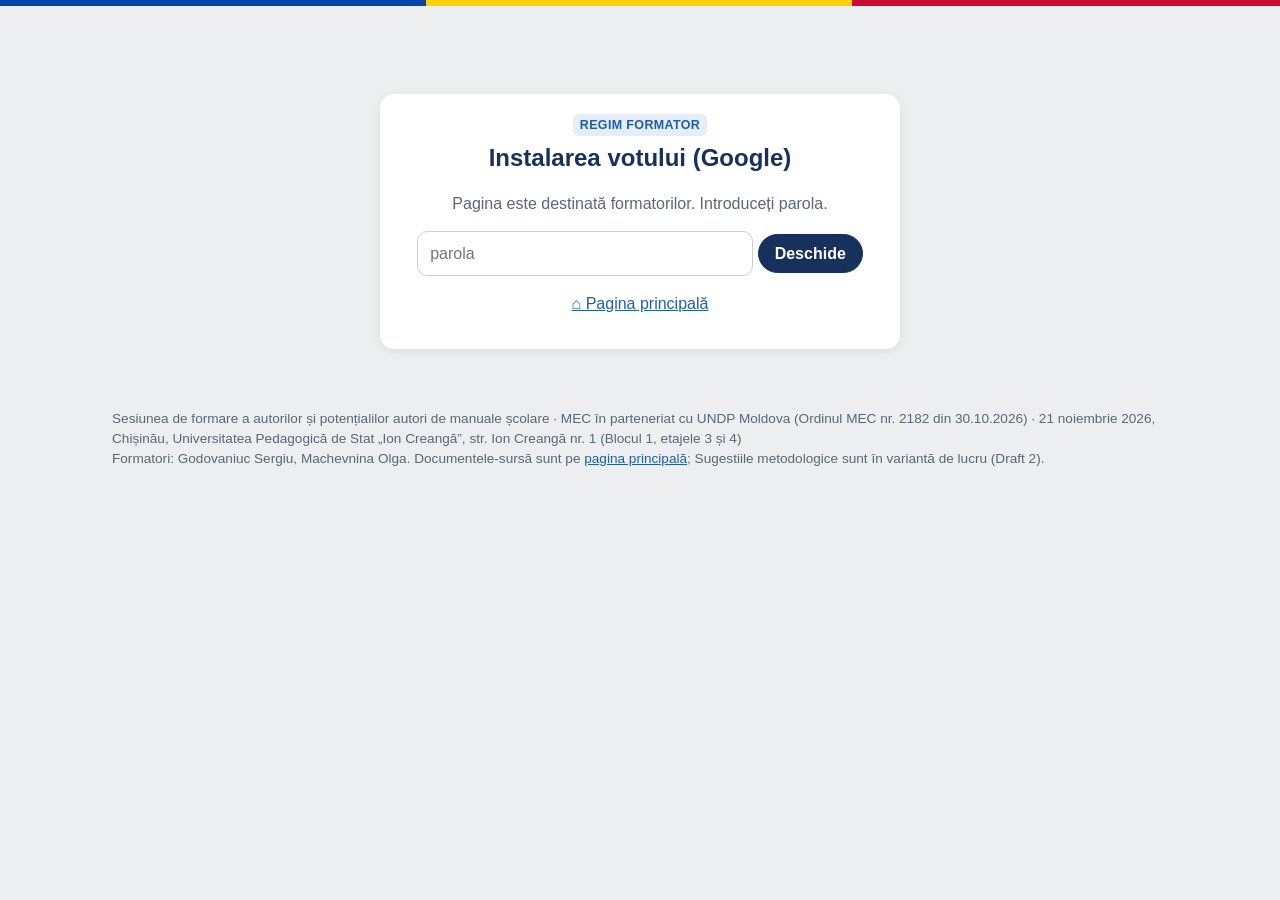
<file: instalare.html>
<!DOCTYPE html>
<html lang="ro"><head><meta charset="utf-8"><meta name="viewport" content="width=device-width,initial-scale=1">
<title>Instalarea votului (Google)</title><link rel="stylesheet" href="assets/style.css"><link rel="icon" href="assets/favicon.svg" type="image/svg+xml"><link rel="icon" href="assets/favicon-32.png" sizes="32x32"><link rel="apple-touch-icon" href="assets/apple-touch-icon.png"><meta name="theme-color" content="#16325c"><meta name="robots" content="noindex"></head>
<body><div class="tricolor no-print"></div>
<div class="page"><div id="lock" class="card" style="max-width:520px;margin:60px auto;text-align:center">
<div class="tag">Regim formator</div><h1 style="font-size:1.5rem">Instalarea votului (Google)</h1>
<p class="muted">Pagina este destinată formatorilor. Introduceți parola.</p>
<form id="lf"><input type="password" id="pw" autocomplete="current-password" placeholder="parola" style="font:inherit;padding:10px 12px;border-radius:10px;border:1px solid #ccd;width:70%">
<button class="btn primary">Deschide</button></form><p id="lerr" class="src" style="color:var(--bad)"></p>
<p><a href="index.html">⌂ Pagina principală</a></p></div><div id="content"></div>
<script type="application/json" id="enc-page">{"s": "DhVcz/ON55QfLEQ+gFSp5w==", "i": "CNBGHuCtMq4C6v5O", "c": "Twfgn7MZRKIS0JtNXlTLT3r5pCA+42XJjfsAVwHhIKIH4jSE0Nz7u5FsFiE85UK7XZldgY7v8fLZhVoJXUMIwFu7uc3dEMzEN0xBLFsQEoUyLjLPGCX55qnpQ+CvQ6xUEfNup/yURyleSS0WcJkZ0m+iFfihc/gvgCul3zTl4jbvkvDhTjBg3du62fCXwGw2i1gK7XmfQMKHAvpLRB1oUCI2OcUHIeFrcKCgvYyb2+/SNk41r/Cw2j+Jo45gpRs1ZXxby2bXAu81DdbdRyTvxp0x91GHzvteNiehLC/zqy8xHp8xG949U2Zh+fZJpNwjXbBRKy0/U4eU7ove4Km2JidPngic8SOGyKdiCHDOnJ8A2QY8/915MhMuBlRHJzbKVdSIZ/oD5k1rGwF83ipndrN7DSAtqGuqZRaTTx8eFjRlI7AzJQZTzogEMfQLq9JPMGF/JF4FSkpPg07kb/o8/LRzNHeqhQR33l15Y9z83ZvKF5KF6V01K23CXrus7ZE5WaFOxwrKTubMaWR9Ac7ELVVuFKcIHm+NJxWw+v5pg2jiu3eQx9bIawAL/hcTJM5/52u339mkKHw6ASzLho252Esb0yYAYtyHmrZkOecGMo1H1LGnhvDQWnDgSQVC/KexhACReG/yYQBh66uYPTZ85MmAGev1gx2RcHdihK2kA5pAhI1mtt4DB/[base64]/xW6a6P4A3e9fjZmxOwfFGofLj6aApCADcWMpJOOHrOwu4au2PiP5r3YJ4iqLnI1OUorDsJy85I18km/78n83A6poGLgFgPrlJblVBbIJBz06VPVYhNFzVcjqEGSP2hvKGFPISAx15FR4bTQeLEnDKrKq4vJX1GgPOHL0Ck/ml26eYspPtXfAFCATmcE/wW7nhoDrAxw7iZHPa49Kuuvmw8gGfJWqvbVoLHcRh6CbFsaCU70KhSfFj3/jKd/15P2CJV8h+7XuMXPMsLySIy+OgKWfFQ3oyfNbhFbLds9h4KV4bMu9brUz9O8/07feogtGbIaivphUJnGutKCtsXZPHk8tTPgIA5LTI7rsy9H4ulspssntIyyWWjFLpucIAZl6EBISd3jWaRiZD3XucetAtIcvy8M+cIFICwgvSQhRzpD3bXz6U7mOIGdN/bw3/RphfmQn13laytPiEEPBiKsrjCWaS/GWU1sRAlFjbcJ7YQlKHjGw95Kl9G0A4iJlCs8D4Y+zLGdzz0pWFVTTauHB8eLih1EhUYTqBIrxLl5RwDmY4N97xa8Ygz7J4mRVi0cg1JnJm2LuQ/kiIG4M+UUC0UID3jDAlQAkQosOfbbH++Xt/I5leaRvuSW4ApNnT3qqu6apfai2xsC/SgFP2nIQFvL+IvTSFh2cEGJVqpHt21/oxCNGcoceAVlidTBEPjTh/5ViyXShv+qs3sR4EGWPrVMkyte2FPLGHqJpSKYDYhArWi2T/Q9ikmjkuBYJ4etmvhNC71NhW4tjsQpqA+sFT/mmhZJpl+0aIaRkjcooH1DEiCzJOQchbwfUbUU/FPsCkxWkjcZ9wDyWIJlPu2w9ARNF/YQO8Uydsar5noTqnYPr8ymOF3QWr1PTUDcHh9vCU1nVP9XDuWEXpL8/3GueGtfC2BHjt8HTrOLEfcPmWEC5M2pFoRP1eICVO0hm1H9ccfYU6GYk5x1DZWm+sJGxLmSf8PBYFup7ch5crriATJb0Yq0UnRtrsyLOjrPOxiqXXIs2n9qGuOUBPQvicu1EQ3RQHEln60I1gq5UgoBLBZdQE+Tk8quFFNwTVjU9PD05rxCaczCKBMMEz3Gb/cVcsLLx0Yx14S1TGOOnmGd2VBtnoYw+0awHlPuNd2dIy5IpCI+fdESw2d1ltOAuc5nTTxxzsyfzVN0FeHQgyD918d7tkwPzHJlfnrhQZrGq7yRuriode0Ql/tsw8CH3hmhIhP7l7Hw7dq+fzSLkA8xRrxjy0ZpzAfgtM7Ak43o+Kt88BHnKu+be6vfZjk/[base64]/HkQSG2gyrkUklrz/jnqfk6XmHzysEzbTBYOuhx2EV87KT5YX3LsMwEpPcjmqSN0BblXxV1F+hS36tri07lGA1Lc0RC4pw4hlpRwUS9qthur8tcKA/izeZZ0q0UVdFOdGBrCyRMK7ssdZ+XDG84+j1ExCRwZQ2MCnHK+WDOi5O2PEf8eFnuYDEYOV/Jg4HR087XneOL469vw0u90+fvdTDrnImeiJSc7NTTYDAGcD7PfYkU2uqtLd/SYq4Iy4kJNPrJYFD5G70Kh4p1lCijEb27ucRTGJLWy4EhbWEktSVk1i5irLMiM1a8hXwdOSrrINJy/[base64]/IfCHyWGw0+TvN3BzEPP5NNfbFQYBwyoMhwlxTtYsQIITPMN3KLAXqHbAH7SccGBkkdJo8KMk46jx7Bp48KrSW+VTdRk3S+rzSy+PtB5p45xROMwXSpBxfGWE5nLRiek9uOViAKn9wnh1wuI01h0CR/F2V66SMXAnUw/+wQ52aAVMKE7UwrJrnu9ko19/udSRwsw8jqQ/FKSHnpgLLQyfVKmwyfMD84rYGfC85ee/[base64]/30A6HZP4am7R2O2/Z4Ikqmuxx9SMFNXN1gpOQBVJs/9OgF+ucqqcZISqEGhnTn9PpUwGrOuxYd4ZkGFq2vEDxrtNSVxwqYtDS2yY3PTWFo+kxtQDeOO4gOSgvj8LcdWUJzEAZ4vB1ob2k8PTtPjVBaTNv2LDCYJtTXe5jwMEDpCLYUgRCPEFTnPFfyE1VLcvSqMBjkYJz/HgqDztb5Ioo8KG8w0QYyB3j8mGPfquVaEulHQ3pCDoIzzlNq1WEksdZENMLnUCuUs41f/d2LrW4Uxmds6LgNwZRRZD5eQBZIeLZiU6/y2JCQubJnu3hcN/UmxX7nW2QTQl8X+FgoZxln5gVq3JsADIz8RSOAGVPZd18xl1AxPB/+q0TktWM1lwwfxowLkYUOL25IelaLj8vmvZfDe6G8qrALMk6gBzUTB7Y5x1v9eLm1B8clBgz0C3qFH/[base64]/865IT8u0ulhCkGe1TakRhPkBrBHPAzqY2tmA2u9StRiaYIKb6zqUt5ECig/a5jFS1j8eczhyQeoEZzTAACVkT24O47YMZitICQzca8/Fwpc6z8v9/znb0Y6CoX04FU1gQpSSq0srAYFWwVzQUYtI5w+0BQ90Xs1VUudd+SDmT3dTpHB8i6Pq+TYQIe9X/tdpnmkwrKLZ1iAjHNCBbq/yXsi19h5N11kVZG9+xy8iEGw30eznOW/+OWR1UKPu7ev7DsTir+hpQT1Z11myYWUVWBJfRyftSM5iVC7prTDDfgGmUuDQTmjqSzfy3ESMwMQbD3/1jXlMdlBXlPzPJA+m1QOem3BCQA47IPwmaC8BScUvE7vSa+65lJey2iH+2wxfMCbX2HsnwpYWBJi5yoLzYlJ0LdOq/Np6QBkCD037gOwKf+KJe67IbJMYwkjkBW7wSW8MVR19uq3ayD0z2BDFv7eT5kWitOM+y+kB1eoSKlZsPioPv/W2+UrGSMLdGaDxHnIYUJGeHHoPhdc/ZFX3apcfhO+xDXt4hnxUePsChiZEeZ4qqf2HBl1JGc2BCvQlFwLFLofk2QMVI3j8/WTmX6XuHwPHms6OJO+8Hj4ravdj5hrgQS9wnVSkWSEPhiEbYKE9AngtOmLL+0VUpO8GBx/[base64]/Xw3yy5YZnAvNoJBhfcvNMICeUA0T2ZQywVE2vhnidlF3ZVPs3Phitzq/8XiJNQYSpiVeVkdwXFrvlLSUyFvZgE+uArLinpEKiw/V/qfcx/q8d8P2PdJS89yaRTf6HuutZmq4VNq9H55Griup75/xqMV+BCPesKm0dPn8U9LwfWKb78P/jRefp172X6A/Wd3gcAsmRrVa2orI9j63XWe3qYf1XPUohWG1SzQ1P14QmFtODsDJW/JoBXpLP7euro4QWeptE1J+nWsUMEbtbyAPjuWGN2nwsYb+1TSEl2WicaBHaWS1PmqmmGpXrZiZVy0h2LQAd0JU/VedBVttFtFbxrw7EwfS7Yjhubn4BmPHosAqWet+dg41cIvSdUM7EUONa0lYWJyPofXBNhQIxGFbWTM5HdI8xOn5cb+K1YPdV5DAB62moEAZ/4roBVvql0HA68mH0NkpZ60EorcMbGu0Iwutt8p1XGaoT0lJEG/cGBwsFju1a2CgJHhpd9eQy/AI954wfXXqQ4kgLJPhSRcW4WtBGu5e+/Qm+ykQrtn72VmjOd2PcLCaakOPqBnRTVAPOheMxGr4O2UNf1n1OFOq54ZUkhfmwUvWYykCqN57+Tnjigako3hhrAPK3DDfRZU3tKai9M7XI82zGX9sx7K3aGVzPPjUe8GIwrFaNWslcHU/ieN0JhvtRkrgEhRzzeOc1J1RGt0YORYdymBhEws0LeN93x51rgzrAXXf323kzg/3HG4BlQX3MpmTVz9+6CCHneUZNFD+d1WGh8hsIm+9Rj7ut7Q5Z1epIsgLZH3+L4sqpktuYqqpmgBjEyTjK3fnRH3uIM2Oki0nWmwkFw80ORjmNOqpfqJKn7eIznABIuzmiKYYk0VVQh76o9rtKLC2cr/43MknrjvVRFXQiEHhv5ii8/6oUSQo4RIiD1ujDEdzSN0MHotf1ql+YHyq3XWocwTIj0UceeEV63Z9Od36oqrAwENrIMmPIZHygpJzw8kifiNfriD946m4xnBsBluZ3iOeLHmlM3kGwNd73/5RkuYU28aMJddRzgrWGtojGBesj1vXrL7ym5zeraCp9mV1hD3Ou+h90HIoHZknZy0Br2LPtYnGB5wIt6XYVdUOKCNT9+fblqRjsmwzVnQCGU49Zs3BkNj9513TRnksqDlBzxPrGhxYeBIfangkZ4/AE/SQuuX8Y5ML4ikKY19+D9hp0wvP+eaY1vNCr0332FoZ7hcCsOm5S3GWImBzyZFXMmn+ftP8rRC8xtKgha2e/BM2qSXuAGZK01KaihtjjfohOJm1hzUiqpFQGL8cQqf2D62BOBBUJDgi0nviHPlbhczR/1W5Ls6qLrFIwX2pEayEcagzaql7KiaOVaNT5KuNt6sKkU6mL42ClsJgqmWtaJeo+F7uS2LGR89iFvq5PXk3yPSvX8mB/wblVVWyIyh6UyXtp5CfODX23dKjls3zNhk9BDOOYS6/ZhUhLmjzfZMGHMFCQezKDoD/mkoLkh9RK9qrX0os4EPLcn3Eh5s3aB+ujduqvyK+m2WyOrD/3QcdsDXC/4lmub06CDb29cWgJGZ5gfOhWueWMTll1SvxOaMvyLpv5Z1Y9HL+bvuyRVEoiWowa2qAGe6VURuIdMGYqBL5CmMzR56mY20ht3VTwCVHa9422fO8TxoYGJo15V8Th6wCqHOIcOPNi7zqVQMmwp/Tm6LGLEeMdZ4Vk1sIF0ux8NKruQ98esqcFKBsQh9TM8hJkRY2GzNGTyWDUgz1aXug7oIMrzAeGdTXibYSH/nTVPt2FifHSBj2oGM8oIZUp6VPrpBGGcsDM9AxHNJ3bIzus51XT5MEfTGIkWGL8hJJGqznFge63b5wSZCX9tQusuiI9xMfR4FpINoILxv3Npb9PJ9Wdih2Lx/abuulfcR4Dd9wysWYPesp8u7DkyDfc5PnlJONHqJ7IFBSjLFSax3A/QOLXtKwXQvdZdeI0x865OYuTvzB207nOeRNfQ3R/WXUMwUOyuB49hVatRSIlnnuZwiZ3NqReJ2CE0LsecVu2D6t1M+DqQO5Vg8/D4CHZAT3tiBZXtOlRfgjIbM9AkgI8GO9QBC8otLZk/IwT840w4YS0k+7eGEjqGCNt2Wcpbowtzc2lSqR2Bt71LdDXlW4hFk/KaHQIRjng7mAxGzG1XZYEVM/3pgQDBk6KxN8bsnJy1l/1+VVKA7jCTaaW0XbXcYJ+pq+zRbUrWjb/wn+hQckY0PRrspYAwneQrOspTwTrLsvJ2DnmeZPAUYwWhF+LEl3S6cRI23hfSyj9Q3Afcyuy6i5KAck59WttOy6B5XP9ltqvqX1Vnn7c/[base64]/N4dHWxAI8yXZq6AZ3+4LUZfQlWCq7/Rx/ApffnxJ93mZfzZFTIZaO+3MvkljHjxw5qZJW/ppisVvSGMv/GB28bHcw3+lzJkZG5hk9ix0Zcz/632NiGqNvLoVmnuwc/jshUBuasld3EDMH6lKuOOYRoNJXbLj0wJ5SnvhORl/rSS/kndFbaNkt/yVxOJRoWsGiOX6Zzvl65MvxdspcCQ07fff2YVsgclKwDvdrjjqZFakwTY13Nou/QiVWmQMwZ4wZYAD4uAOuF1eXZAXhON9/lDRgY7HWIo1z3Vb0sGxer9PvLOuz8MjMvihh37vHLjn8VjJ1XW7Qc82xXt7ZEwE8/uLclpHSAzg4Bzlv+tsWbfxKxic6SgYRIobLjkiFILp0fww7uXXO7zDaEdjxSzIZZIDDQYAsafvFiLw/EKeO4a2LleX3Bwf98Uy+YG/jFphRp85h8UYmU/Dp6iLU77990D6kGhD+SPDvQNsowXYJiw8Rb38w080jZfJXK/EaX7amB2VYeB0RkddZZYNwGbSWYdRj+/fXCOpSlRSDCx00POFGuyEZ16W99f6nZcsvJV/jRbQ2VzrikOHpuksYWF/D7BpL40sdt9/8K2XjJQVn1lKsYZCZAcODq6P4odpSURSE5kjddw+WN5SOJPJJvLju9kQC2oaw3eS/8aXRo3nwNoeeKSbLvHY5FSUOq+4dhdtuvlwVem6ygdIqto9BnVJ3FTdYnklX2tTFUkH4isZ6xd8UmmGR4QneKhPwCa5c02GmgZuGjBe4mrA5oI5tsJCC5QOSzmX+hkeuy3x3n90C1tvG7lNUB8ugfEczfuGfLsLA7aTHkiBAOYSRQZNDCoAX0rimiJEZV+AySVBMn/8oosnhgE9J5pxhXLnZ4/pIaEakEBzdrCAmaQqYVbnEJzRUCbELMKGz8Usyf8QVC/b8SP64XBea82fDy8ECFgf2QtordbcSwo10+FQajPvdnJfnKft6afPCYcbc0UFn80NQilqlqt/3kXmsFlkwest5bf6RoZDbPoxgkjA9eTpQ/ay3xqR0e7aPgr+VYggjq/bwoetiPD7IQFjP1r4GLoAiFpYxOvyVWUbTakTACMAKQMnD8JeJgWq4lG+mNzvzR9HH5C1L9VCkTB55R9SrOevW1lKKKBRbLl9Pl0mUWrrC99wC9PBHRPcf3undOCxFcfpuI36sU1OygKPa7/ibBuExYrbQQTodbC/bSJddRKzb93yU2q1QrkgxKkjznRbXAKBWax7VA4cMftHYh3Y088GIaFCS3LqFa2Ck0iJ5/5j+VW/cfecwCZr7ACKoXlA3oo4FUf/1tZqzbPMPg+QqUI76Pk51ruurJ3L2lzjeb0gYro/jQf8c6w7vcRs0GJLJwxMNNFAEjQwJ0neBaJ2sd/c3NLUxY92FAiI9qYk8f/Sva380Ej/bxzJNVaE1HS0Pqu1/tvp/dSjeo6CL0ftnHDTo9CrHhr2PiK355EKs2dev/g9GPvQDJLgPmjQmANisBfG0oB3rFad39pz6wahoJbHkyHEDmphHwwFmQkafiZJwetq9eDs2uMqKv0ojI/dlM/wFzDuN2oFW+T1eCbihEaSrJDSIs/rYjURze4IayaGa7q7bfLzf4MBFbOfQwEm+cfX4mA8DDYx+fjGN+LZo0c8OWkxUQ+SdzRCV0BliPQXvZ2fg4Qf2kVVJhdGe9ehbjQtZnPwuql9RtbQ6dAz1EfQ61wud+RhGp3zygXJkBJ1bEmof/zaYtmZTXFjjhFwL9/Dld+nSi864rbQZQd8GzQTSBao/C7ztEElSQHLg46n/x9WZZy8Mz9oJ5z8y16bLe8CbBTAYmStzAToDB2DH4n+J4jdlSinDD8K97IvtFUwIaAGnvcgv/hCYaHCGkhKFfG4CFaih3DgdBIDUX7kmDLWByFgLWMjahlrXLgYevAQRtlYQpZizxMYDtU0QHR04Dg/Ly9T2rnw6vvNfGScamFAsX7/AtSOAmMSkEBii6H6BFEkGp6oGdLDTlWmlPGCfapE2PFpWP2KZdMtQ944NnbRhtKIgaMSCWRy+o+RfCq589N4hugI//M6Oc2VSfir03HxNG3bhtKKycDa0eD0Bf2rvyoMrgJq/bgMi7n9XqBzm5OjWhAZd4qUTbXOYZB0tcUzQUrXxJ1X9smmlblaK7WMt7VZKVxipl34ExqExbY8AGjw2Ns", "n": 250000}</script>
<script src="assets/secure.js"></script><script>
(async function(){
  const blob = JSON.parse(document.getElementById("enc-page").textContent);
  async function open(pw){ const t = await Formator.decrypt(blob, pw); document.getElementById("lock").remove(); document.getElementById("content").innerHTML = t; }
  const saved = Formator.saved(); if(saved){ try{ await open(saved); return; }catch(e){} }
  document.getElementById("lf").onsubmit = async e => { e.preventDefault(); const pw = document.getElementById("pw").value;
    try{ await open(pw); Formator.remember(pw); }catch(err){ document.getElementById("lerr").textContent = "Parolă greșită."; } };
})();
</script>
<footer class="foot no-print">Sesiunea de formare a autorilor și potențialilor autori de manuale școlare · MEC în parteneriat cu UNDP Moldova (Ordinul MEC nr. 2182 din 30.10.2026) · 21 noiembrie 2026, Chișinău, Universitatea Pedagogică de Stat „Ion Creangă”, str. Ion Creangă nr. 1 (Blocul 1, etajele 3 și 4)<br>Formatori: Godovaniuc Sergiu, Machevnina Olga. Documentele-sursă sunt pe <a href="index.html#documente">pagina principală</a>; Sugestiile metodologice sunt în variantă de lucru (Draft 2).</footer>
</div></body></html>
</file>
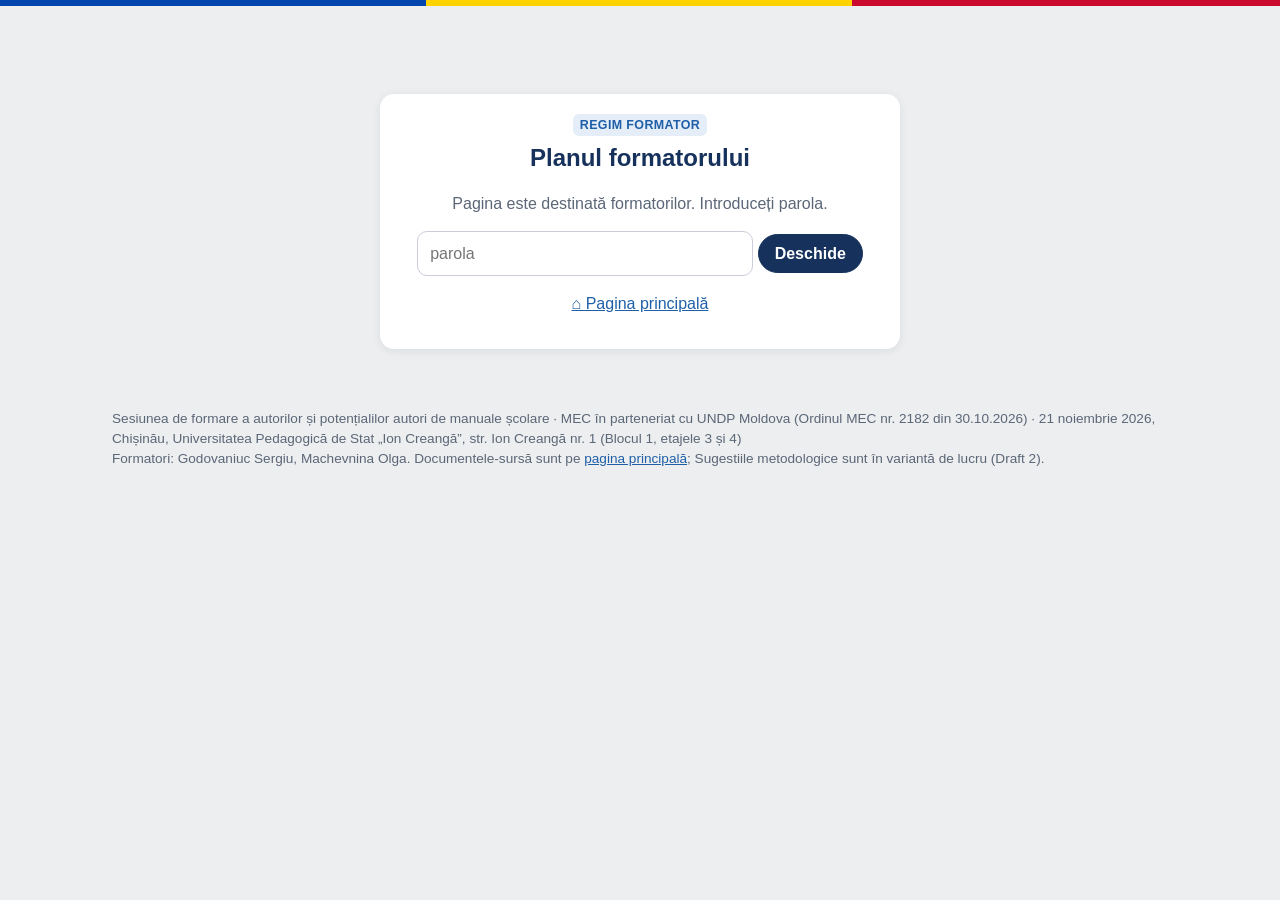
<file: plan.html>
<!DOCTYPE html>
<html lang="ro"><head><meta charset="utf-8"><meta name="viewport" content="width=device-width,initial-scale=1">
<title>Planul formatorului</title><link rel="stylesheet" href="assets/style.css"><link rel="icon" href="assets/favicon.svg" type="image/svg+xml"><link rel="icon" href="assets/favicon-32.png" sizes="32x32"><link rel="apple-touch-icon" href="assets/apple-touch-icon.png"><meta name="theme-color" content="#16325c"><meta name="robots" content="noindex"></head>
<body><div class="tricolor no-print"></div>
<div class="page"><div id="lock" class="card" style="max-width:520px;margin:60px auto;text-align:center">
<div class="tag">Regim formator</div><h1 style="font-size:1.5rem">Planul formatorului</h1>
<p class="muted">Pagina este destinată formatorilor. Introduceți parola.</p>
<form id="lf"><input type="password" id="pw" autocomplete="current-password" placeholder="parola" style="font:inherit;padding:10px 12px;border-radius:10px;border:1px solid #ccd;width:70%">
<button class="btn primary">Deschide</button></form><p id="lerr" class="src" style="color:var(--bad)"></p>
<p><a href="index.html">⌂ Pagina principală</a></p></div><div id="content"></div>
<script type="application/json" id="enc-page">{"s": "vO9o+a6PA6bB1DCV3Ceb2g==", "i": "GXoHRYx1BYLLRLNz", "c": "hXX8SzVDnIyr0v44lPG/ZXERKkhvYJ1n6rQoq5sgyT4aLvP6YSTADHltSAN00cF8K1T0iojlrKdjmw07LzFWaaPcOjii/wiyuPDEX+D0KImEjhRRrXh9Uur0BRVWrLhKwaJ+6Adz6l1I0LvfdAhsOzdJwkDn6a+JBWS7npXJd1wZNeRGWOoCecJf6b9Qp/9JZxgLhJHIuRUFlZLjVB5XY/r4lDkT35r9cjIVD7vvpPQieb0D3ca9DEktG+/G/u3kAtDORptnmIHzvu03JViZ6/iNPCu1HVubcVeagii2RbEm9ThDNKiG3pv4JhSB9uV0Iu1Yrr4E32mO4ppTaMn9Qo+d8w5E9gkNNWgkvG+Ccl4PTjWDoXO0F5NwIhuvVSHVDYNcAFjvsCkppinSndvQ1XYJRNqTBdFY4oINJimDTD/AeewyeTjB84hKWVFbfc9X+giqKhVNrw69yAHE5E8uEaxj9h0EkXt+ILwSjeL+NuKx1jWQp66NnMOrzx5uYfZ4Hy9eW4EM/bgKigr35l4t2+ZJaT7LcVomXE+CIOOPKZlpYEOQkdn5vRFX9aalWW0PtkiLzc0T8HT25Kt8SK/wPLrMCyTZLOee4Z5HAL6n2pU9ZSVOPmhSsAUVvmdJ3vc1uS1zJqU02KSg6i3XUBNZagL2BDb7HwkylY3SYg3HaWiGXLLk5e+TaB3wUM/6t7egtEMU6k/ON7njok0ZszfqAF+kmkxH0bpnIRCA7z7TbUZew3sJpabnrCfUt0xRqcYNuktC6C0FQ8vjP5oURx2LX7qMdNE5LxY6vPba0ShnFv0+qQgDuq1CWcjHkqd5rOv/mCnUrVUk03oXMGUCmNk7jfWg4c+sGf0fF0oA1joSPOyOcD/D/i6m/bJe2bCJf3wyYrXPxaJRcaivhdk4wup07pXhY3lFQUKJYiQLKWn3p59stPneL++FU2LsrFwWT38WI6l0fHyCwldW2wGlkGPNyqdi2LzOuxISAPu3kprtDyxV/U3mIXSk85lBSTP1qa0lTXhr3x2w25AK/OKu3PBiJ0aiPUu8tyzjtk25gSFpMA8eipl55NYKWDaSbGdoEf1JwegstEuXyXUt6gbe9wtKRRb56CQy03uzg/2gBSvjQzp/A31V1sdayk0GnViVeSdXjAQVns8QJP3nspqDeiDBtsvhPJeUPw/3BcuKt9JnN6OROtLK9bZFEidTXsLnnTwzls/buWO/OD/CfCAM6wKB4DjEHBoyfgtSkRhDfYaevPcH5iNLm5qoMESopQOAVSZNjZQSpavPMege1K6MPtzH97WyQDzJ+hKj0OJ30OFVNklzJnco59LEEwADNx9Tru3F/hwP/0ckS5vKWo1L9TfzFCELp0Purdxw21ahh7xfGhCuVvOqr2GrKZKktc7SS4ZxxQ8KOwC3n3Odnqj2wbV6JWzC+3oj/HnbxrcE2Z9giQIG7za06Y8oontefGS+0EpC4xU6nlNKdl1mOl8pDB6KXZnzyevs3+/71GuuE2C7KWdZ3cOigm4GDuUawPN6SBm9T4Jq0puFRrZC9Ll1QExNkfptDSzLitvS264Ednd0jMSMmYTk+x923BozWgk8z0Ctt3N1fuan9gFMPH8OiXKbQZIT8ajw8IMhecOD9EBtjbuJE3tuxuJwwGFpky8h21exLFSClwNMg20xupr/qbKRLLIIuDSJ3OvotHezWZdEEk9xzt/PeYF6TotrFa5vkntcrDH/E3V2fpbQq4N4DWEfjj17v3V4yS8/JBSoY7P8vCrZ0mng/E2yzinCF3o6y1B0M5CjCVjGWkf0pIvYVyaMW6gyEofqyBVeLzVSQ1nBjwNPCvT2q2z34/FcEHoMyzCM5gJsVKbeXgXqjI8uiRcT5jmQJjnHW7mg+cKXU+8qeK7UbTzc8lIbkc5QIOPU/4qr0fFJE73UHSL29glxeD88nx6BV78QcC6gfDg9VdUphglVd/QEcj0G0k4GfVvWY0ztRVnPlkuDDxx1o7uTv/44uaer6G6Mh4MI4co1xTccWtESADbidVYZMtDH+vxfm9311T8nLd7bv8Zo4FcVr6kXJ54fLRr/jID7M8h5d2Y1uehQWYm7UTiEu7fwIUnpwL70Pv4Nccg3rZmPLXfoVcwLVv5B8SKpH+Q7S7GcGnIgD+SKZQIZ9sTrvKfracyCpIgJ2OBjDb3uY9PMBCnk31vVOvHJDZQ0OQ2ayFWpYi4LtuwnheLRSz572/UqPPJuSGHIvIZrlsfNz6ktNSaZBeLJoFjFexvTt9YnQ/U4ngUR5q19HH5R2T9ViCdS90n1HtqzqCa88E6F0PWEDZrFLIWoOUkoCnN7QBrIPMwznj0RhlV7O5nJtIFXLN4sXgpC/pVrTeJoR/gCZ2LAua6x81DJWNmoBYGCNTySIrXsEPe0hprmXm9U/fpotJgzG2uewojKi60kYFvBMvpSv4lnDKLqRcKH+xXpEwroGUWuP+fd0iThmlehK5bO9cN9qgw7PVT4mZ6cGPHdnH4TV27kivfffwOZjXnEoJb8xr7hJUUz1XzyiQR9gNUpIEUgx0OJ6sa/ahv24S5ZYnkvexc4MgFHJ5vhA1k7FAKDeLHXsb5f3RG6a3Z0dkFI9N85D6padBO2Y44VeblRp7Vdv7GE8PHRWFj+L19WJFzYroxUal6nmltp7HirtKpHPk+Cm0b7hk94jQpeZG4oOkhQbEJm2009vCrZV2uH6sNoRX+rR+M6vnls1ZiqPYAiLd5/uSYHwiwm2+BubaSMyCgmCBTFDeXBMgTaRxtjQhnvlllSJetETj/pqxY14yvJheqp0fTfvwuJQlmton13xVl3f/F7U8Hy6r43ZXGI+i5sfefP+fgrQncD7EtS0WOHJIKnvIRZvvOKS4kpGWkrcHuMt9CRHuTeEN4P2UqIlimnLyEQoNJRyR7a0lZk44Ev9F9wif60HwgRYMCnt/XB1alSfPTmQTiDYDJuQV7bVZdeDYqGiqv4ZyZkzfSdRIoa6JEgaxiINfIHlC4FeI9BobXO5QOThTFNpwShopc1oGwCELR0k1Qu/EwBWubz5UlmtDawoqn1oXhH3mL7tNiMy22/YSrBNlR+SZD5kbsUM5PMZeA8gR3WdUyzPY6FWqTdaPCUXRb7SP4j1MFRLUrFEbk1zi3Ho9BDmrx+INzaBUxtxLNK4wyMLZTT294Pl8m0XHWWPY1udcCAEaAfHKKxofVa5uQMiOm4+BaPciU7Ll4J/sB5PtzlzuGgYp6LXQ3fROpcTT0R8iGX9CbEObQ6QogNt6TkBydVGCHQoanesQ6LM3KLpE6fFJRKli+Zo+Oa2S/COqYbZdVud9B5aYkwU9RHiJxqBSiTEV9MZbSFuvBNfRP0fvF6k3QEa2O39+HKqqNQ6RFLasdL7TT6Umujlt+NeOXi19Min9ToONcqgvOVSkTyisGlR0IwHaIHDHV4mKd23Q6paApl8JIA8NBeSJ5WphbYWFbvomhRJyL7odA/lK6ZWqWY1TfOPjyET4DdPGulteFlEwqd56/+kTckDXlQdjs2vEgj0Z0AJJHHvYbJpXhCE6C+Kor6Kk1G6XQXTISMaOAxRLRdrAhrZPi2QzP3EedT4rcQk3zhvs7zw2y03nFZJiMbdCDgXqvnMxHErEwy3TZLN82wQeQ3sKXTUc0dqfNvKNw4okaK/nNCqwcbyOt9Gz0pjfuYhGHY/BlJMt7cMy+kFBeKQrh5/4InLWm79uIAgsrutQvIophlD4+gBRyavKFknoLyvOGf2VQLfDKaSnALsJnh1FMckN1/HLEjRWxx39T5F8qiGY0dJQMz4PmobDF+elAHOMKqHrfqSRGrbdNvDNw6fLDuV6KOS/0GCT+IdjjnDfRdwaYfpXLYXmbwRr04FeaUSpq1sm47yKQOiNF03W0iEvSaoeKQAl4F5LeCZg1hW8u2qPLg8G4O8sXgECs6GKJnA9nAqB0iOvyThoN9BeHecaUNESoKB+Lrhr9cYUyr18+G6M2w3r3/ax44BNzrEhtJkN6hDtYStues+cJNRfJgq6OMI1AtIwm9Ly4JpyLzEekAN/uhw5dmu4JN9qoMfnqUrjj89qRXgvosDkPpE5t2yEZuMSHzpDjoqNMXhuQrS1MNtcrSOI35b7d1PD0HxgDctmvOPxW5A2TPgGDJrrMcj+QVawRpySzHcKFA7P8Vu9aIK7XiTLs+i9hYKTN4Nqy0LtjoqKdg5674yOvkUMkqXdi9kmf2ABhiIWHrOwoZ+9lDKn01pghm2/CzDPGkWPs9L3lhjwHXKEWQrruI94JYNxX83LAPZvEXmuZo4ufOOyW1gcrZG03XIpQNPIzfmQX2fB0uxfzp2863SKNO1jbnQpgQClclKrZLj6FBNkpjqDkm0ZQuBr4eE0ULowozuQ4uEm6ACC788xbyLDWhw/QzQnLcRZyrLKHJTCM9joNFnGJAHCHAjjSD8gK2Iu0NteREjq06HW9c/V+uRl+BqRtf8e2muWluakbM+0N5ggJWSZWyLkYVqU5xI04bzqaVVeMsBnnkOfwWi5WMXzxp6A12VCOnd/[base64]/fQUa7sA2HDaY3EF5i+IAEIXQJti1XLyWQMR8+6AYakySEzs7FKfM/4JCNNBc0OiT4cbyGqfkUJGGdD6kBPY0Hz7aMYz5dyUIee0ZAhz2V46Td7krHylyU38YP5Sgk3pLCICPxH7T3nEj6qDpOGFlH8inSkGuZjs2yZgPKWAwd20KHjel5Asj+bfOBmmIrc5g/7GmhJk8Joah0XdMcD3rkN2lsMCrg/BNGXplSfXyHt6wfMaaiJ9D5lHxD4EMShV59+Biyfk/uajT95Ra/Kb3zXJYoGRw5+sUaDpaYnVxYCNEyRST9mS9vrFuwj+OR3fAOranE5kREyfw5++KscnwCVr1+lMXw88r9HXDgYSVmqw9pG1QxCaZ3c1p/pgxQXQKJ3RExg6078KWH1/w32IWUCYFtiFfwxjAm7sHjFQcfTrQGCyeKa4BFH68hZutJJK6NJFOl2sK017ilkWYoB4hmt6ZhQmocxzLoky4oAeIv9OSS8n9PGqHuqGceHWsDMsm+DmR7Os1krik8+TikiRTGC1RZZ/vnq1VvjA3vh1kcn/HC8XYWK18Mn/x8rjBKaJ/LXit0YPwoCGnYU3st2wpG2n68yoLl5/gpGI+cnRJr7Ucro8T690yUg2G2jJ/JCi+pXRmvt4GDMd5LUgTkwVM630qvTpbohz52coEdjEn9ERp6o6XsFvDzmOInfBwjA1O6e+qXm70p7kizDm2sOya3I9vPQr5RfqHvbhaUAPY5S5gslo1lBt8U7EFMWkg0vMRAnwOh/r4WKF1G8X1BxByBTYg6FCTuWA9mwEEY1xEWHmKDLPUWkietcCPwKUfV8ylh55xPREtL6L2b5jbe5fS+PK2sSC1JLs2ogFsC5OzSPNrlrQvQYLaw/6dqkqe1jF36RR8vf17fMRLgD9USQIrTV/F8KKiq95GZWueADIbmbN7/[base64]/2pcZUD1ZtCeUsPBeAlyRBaAn7OhX32C+XzmnMdbTG4/sLsf2ywoEBO54GKCky44Wr6/vFcGG5Qhhx1M4YF48zvxlkqUHqW9tYCsqBXRVG4q/4wZNKC0OuJZhi8WVStGvRC9igzbsgXgEOJ/bn+4prNutUJFCohNwkT8cn5RT3zKAksZsu4urBPXnxzY6w+ykmnhaCA2KVei6tmRUQXBJJQkYMWKPjnollvIj3o4gxKl/gVxsfccIeU3nCNpdb2ySYtOhlLezciWopr9pmtLNKM2sVXvijaz8REvfJg3RHhoqJGSOIbilsdn55+GbR2SzIphu4l5I0OalhrAMaCD3pnc7EsEoBLAYK0V/bxhHV7yt7y5OrI8soebUKDG46i6vitBRon/u1sciQy0vR9dSp/q0kMspFkIFFlXmhWr+JUhftROaFgLU6suiumn8cknd7z2SaE0jsfKyluAIO0UQPIcCFG8SxJ8T7F2NPt4fsJq7UEl2ZBzBAb3Zk1ka6ytD7b7meI3LOT6dHU6lI/CeYQx/iSmmJVVvU2bh3mwueNG0uHokph75rYAb00aZfhCrqgEjPFT3XlfxPaA9umOjjNOKYB4NG30HPi1Pm897TJagXDQffS/Nd1H4UyrnYIIXHQRJsIdMePP+MnOXhoDBWSAx6AdWv9D5ULVrSLYuVHaGivajuudBFZbcds3W5+p5WQLMS8pKvBucGvUpRcsf7RUwc4aAGidL9NjMwO4+vPrT7eMalLk3XPFkqoPxSGIIHY+yfJy9ZpQzKJ/667wOJWlunABl2mZsHv8VQSdDZMwjn/HO3Cjl6A3sP0J6XoDE6pQjajA1oFZux0Uknyju09XGQ3G57+OWebCY34traugz+74Kco77yBKayCpWMsDgPl/+1iNqD7KffeK472nH4cn3uh12SBSSzuzier6RMNa9J3nYlrg85rZBKIol4dDr+19xzNAhdXCIQezh7Cp2e5/eNOrUKFRK1jatbQ/qPEGjHXtLjCHyS/6OPuDYV472a2AGiyoKz9cCVz61BQ9adOdFWVFOEoMcZFnZyJqvf7uK6oh0SkqIVbLxfByFhRFZ7W2t1mrX1E53sW5/zK2KT7cruE8RPtd6DX1nPUshQrhgvbj9daskk5J6VZOoKLN0HwcfT8Q8z7sWWW3uSL8njvzTdnLMoxhD3haUkOxIQF6yO6UosOyeNOOzUdNIl/ZwRK7+o87hmpSHYGeZe8eUsYWqIYom2cclAznsSBN0QuTr88UJpBFhpo05g8UGyGu+U5VqdGmXTwRtIfiNtMtIyUiIJw5v58hlf8Py1lae37/WXVgs/x02Fcbk/0ATQea4v/MgG7iv4dfUHLL5QwlS8Krd+qNiZyHZmqQ4N4UBERmsY3feBt0XnU+0C3CSyRc6mDc9MoIzGeOh9sn1OydyPxQ421bZkI61cJucGXcW2vYr11P9mlpnVUBdQb7PBESSrDgQN5CBXBItFYdvTFlUx7BPm9kwVTcC/7kmOi9kcor6LT+tYPot4DjCe+kI9Td6r7AoXNdOZ8CyVvJrj1BzIpBw6TjlLO955IG2sWRao1J0a64UpKrKEQ18accP+a010xfZaPJoi4ETzVpjRko1CQW21y7KyKRDU6aZo1uixO1r1ALhf/tTBNIyHRvLT4V3izU90Yib5lb36wbeVPyXPdwbghLPtJn0QNo30lpaHQUqUudIR1dbBRTwuUmi1xwngVOriKfGcQsuTMEJ/hqXveIidNUndNFltUmNsayKrNa7Wv9VSIPgIWuU585fNOAl3EfoNu1JkC6bqJc0UgK60hsl4wfwGFL5iHG+UX3EiadvSbPSQWji8OxW9qVgoJ26z+ZC9/ZerI1aODPZLFaDCg6gAAMI/4RpVwnSE+8/aGfkNOJDcnf0eZPDjq21MJRqbPkurx5dayYI6fFiQpyynB+uNwc5nVjXARoEpYQXOIUcpKpdweAaiPuXuzhbEpdomAN3vzurUGX0EZNS4tfQbfF2qnwFZmV8Imqjs5xnj3gDPWmG0nAPgiO/jHqSYEbWO0FJ5UJ2wRXw70NIJWauEIDhrLSihNKE/6+jI6vdN1fPjgVTxhdRUOR66YuxnQU4KlkqW+97d2Z5jnwXFSmogkXKXC+cSHE/t67ARk5vNoyIiOYnj0+nEmKGX86LwxO5NdlPONcsf1w6AiwI8GiminjxUB6LzG3iXERNawYaZTDXFEjKvuYjYMIVBWh5V87Uj9dheLcLwcn6XJTe45ooIwCJCxPuKg/A8rI7vZSMKsbtbzeuQzLIJdUscTr5EHxyTyPfZ4Pov2WapBGg8zOzzTgpVioy2HP8rJXvAW5vPMH+FyhjCRfBd3epvsqMUDRP9kctB6FT7xw3/OQna/WLYK94PqOcf1Z7g3EE6g8xA9WQEQFNrPaPjDxrRNqRBaM7UsZnovTyf7gzoRwLlFR0iA+BFgphS69FgHbvkwEzwuhf2srnwSu91NnFIPxWmsV0INl/Rl+LQsHReiWfpUiITxT/ZmWt/FQgOevn4s+igHu1IwrddKmIZGlCApW0z5tQHcSf+hfdCoZMdmsGHhcX80uEkfzLURhE1sYmnwJPNh5pKfhAhJrYgBkt0OOir9mVZvIr6W/OkNLzhxSm3CI9g6i3dB50Tun8yIiNTrSBCZpr9j3ptTVaFz0KeQ4nBDQqaoFEngbvCdf3c4kWyXdaBtPTp/vf45ipBkbMQWr0/YhcQIqzv/VnRdNmeQg6Lvce0LluRGtMis1SxPFtXeB3Zu+2eyNxGF1HIJ7jMUtiGiBVBqL591VvX5TDL+pmBwkoF6wh8r+4tDdm3lMQmRhQUuuL2XXwnf0tMbNIYa75A6BqNY0dFPeWvyq7fkngOMKnfinZjeY72C9C9jcZMqi/5vwsmX2EICST46vqcUeX1NTjh3W+5ZIJIUG65ZD1J/17j0twP96X2DyhsgUrJIp3l6rZ+ZKtauvH8YFkOVvQkI1UrIKWuSyI98uXMW6EA6oDs7ZagHD12g0cvAHWc/P/W3yq8CtGajhLbADz3SpMcAafB5VsPsn46juIJK8b4ofJWu7fZRFUOrtOZOG8IMpfKNQ1KFkn3J5oPwPv8w0VTy/emb/kJZVr8sOzmuyZPkeCY+3DcNLasVmqenXtmhY/zgIM6OPR7C2HonGFRQCp5A9SEOaTqjxlhDcz3r3kPDXxVDLSaqd/fEKQh81aPeDEYGUnoYXRgOgTmtHz+W2dT61wa+JIfV1Yd3hEW0WRJutdoVr6pj7IwL7uHHLH4gswY2AX1QHmiFbt/kIWe8SQGcAzT3sQ8WirVrkjsF6oCWWQq3RKLrOSZSLnEu5mpb4ScNJkMimPNT5x11kOwNH1n95wcH8HS4ZNGtZ0v9y8uI4qSHXIOfVSB/Q5GuSrFRAug4942cVx3FFwv9Hd1NSeREK5WP7OQ8WTpcn+AMah4Yu0gQS5WIb7PekMb1TdQiuihU9LXElCJTCYY9hJFnWA2D/d3g7VKRoS/N5QI4B8hgKoMeqch7LcAtYgtf2vouGyvxP8mNIsgbVF/Tg0zkJ+cRDnKTaoyOZewxCB4Qf48xm82sio8tQ6ridaQ6P6WFntSN1ScJueZ6r0Has1QeM+Pp6x+J5V5bGNhZR0pq4DlG+HvlIui1eeFne4Iqsn43cXx0Az0R1M8cVXH6ey57omo5Tfc6Pd6SqhVyOCJcbo1uGyKbdTZVEHwrJH3mRE7+QsmNjdU3GJm25d4+r3G/IkR8gFZahdcHOCQCKWBsrpU18E/[base64]/DtPjXloeMRq0OcX2hjQuOHUd83ioTZWlfWeXEVvRdZC/hJhm/ZFL0zu29WFCRVk6dhu6yFHRbAVQK3RwjsHeuHQJ0N6R+4plvFW7vtcFYxfGje8jLDTi43xf09qMqOziF62AgfZRXoT5fUDcx4u0w5aE1mHSW6/8ukKP5ZwS+QZQPdm4AQUIHJXbnGRNmhc9Cqqqg3zkIeniflKvR6PUz7EO1MK71tI0RwZAXodcDzj/RQsxr+1YozO+tgAJf8l3W2M9Kajn6/BVSf3oZRDckb0JYZbd0tOoUqoJic1wJYHnzzs1CUOhFZHGRHUqrbNyTdXFErfGpUsVnIYQL+PD5ciTv1U3eNqqVlXUKvIFvmj6IFam0GzTYwUE46zp9kKo1iEwcm8qXAdncyhN4fXptLDJUf75sl4PZPQCrcwts7ud+hVhr0hZPODraLVMhjJe6DnYThjPn/kHqMUXHklWZPCRnQ6WvSCQXMx8i9vrJwZ1/zkaRclsyWX+RVkLaGtYlIzDoJ5UBwIFKRagsEPemx6jAjgijRBLfrxFmkinB1iLJXmbKz/+ykTXPF3sO5wYJ7zztaMNXlfMnlzxa+WyipVkVC6wpJn1IPIwo+PdyzN7GY84tIuBZAgqBXC1PMNQUdeSId1RgbDUITugnb+W/4H1aTwuAQDPYSrhAuKbLiI6BoO1xbrU9/weWq+MvB5C9W4vIT13Saa7aLaF9i73Mv/MqLECAh3mR6QTjxGS5NV6YgWLKYHsYoTgBGMK5PqNb4DBJECqcYQsSzWrdbyutDAdcRYbTJzHJpZZbqXq7lCEwFlokyVovC/lsOC1Lz79Oz0JG96EordrUmNHgUtCcusXsYe55I3IUhcbGxg0dHad+YcOU5YmSpHhwAFY1HTn2khM1qc6XBfbwQcbs1MNB6v0Li3blZiJKkyjKpgwE3w+B/WodWvjLbBbaZflqCIUozyDVRHWesbwAqGN9EpgefE+lXK3ENgAFeSkFNtktnLfsdPQCdOCgZpvu31JPuDQ1R1fkitWXhhiBfcQRb+sBpWHVO9Ll+RlAvK8TMAA/UGonC8wrzxYPgh7ZeFnNG/okkp952CX0av90oqywoCxKy4X3WZ3BqkLZcd7pdrKLQPqnKvETsyn72r+9SA2cLtDDvSHNndZXpvHoUuJ0vvgesn/cBGMippiKjfCUhC72sLKwB+DSDEt5dGWdCgjnW/kXdtZqdDwAC2n/[base64]/ih8o2nZOy7AmYn9MZsilZB8KSuv6f5mxCdRQwL00+lT2O+LTsa6cSq5gFD7FW4g/u3/2E9BrRFKro7jUtzFqmalT2DrQoEvBphK5eWAShiVb0cT9kWXdhfHYixPMs/+hntDYVx+LCV47aUtoP5mpyNwysU3hxKGR6rVV2mlqEfmR4BqVecLP1BKi7W7smGlv3LaJmRq7NsvR8C/6yPox+NGenGUQ9iv5l9AK9CozTIzSmPiCv9HPetUgW4vFG6yls+SiF+tQuu5pOyU9lKtAm8KDGVOqytkstdwTmE8UjbuMGRqxYit/Kq+k6h+MRIXBeuHNqHkRPkkJXtxL53/jjTWzU7W2q/48My0hR8tOSTm3s3Xxsf5qE5jYCSD59vf3061F4DlpXQXvsbAgJN6cW6Xeuk/EqGOLLHs8lErmnwr7SD6Qhb8naepgMu8gf/AGBXwE6XJqYR3oJC4ABdTyUsKFmNWasxWsmcDL4keZCLWC4RogTjS+s+Sv61JBv/wU8Cz4hz5tV4EA+x8+k86MyRIiXLgd2tFrLzYX5yYhKa3znu+e9ZviMWGHFcc0bcfaNnrfLJRwPqKbfso/MTKt5VbUnDPnQR9U17gNoPiAbLukJpTgYGBRzyhnEengPO2ru0RsJVAESPhV5kUdNQ4slogIkTBZ8kifpLwRKjpwF6ffEGxwRn925ZFSJ2hRUCI8v7FpEnW10lIlPKVu0Vwhnz/XWQyzEeXRpKLEwMwB4Xtln8U6kDC4xNJ7P3GjR6VXXm0xuAguToMZvrb1QK4JFH6XDLRhHdYPQAajJ/7HT5/jyxTzDullHnjEy5IwbtGLcByIzUdMpHPKvw/OFzE38EhFy2YTzi8lmSbz0XhEXWEyy/ed9xNE4fdRkN++0Y648ohmQNMVUpOnN2rQ2V/I1cC9rj70fi2b1IGlEiWGFSuHff278cBz+8V+3FrAegMpKMlrvB/b+I9cPggJvsRO/WHdLWlefYd02zZ+Etmn+6nI6J+FoOLXP+ErMvv2gXjzKcSnHtTGUdXAqvFuqX2E50SjvQ3qSIhxEUl+U7fc4umIiVMy8lpYygwFFsi2MpinF4A6cHdC6UZ/wzaOeK7hLiqvuZRJp3T4OidNaLk0fapRy3XdA0pX0CxmrdrG6mFTMA9lSTyr4cSDBCj5J9lXD48bwEB3TZhx5rdpDQTbzWlgcEqGwbGCOX2T/FGFypaeJpxHI9Ivh/dJo6mHTKWMN/A0tz4ryEkVQ0RvFPosoObnDtBFTn6v730vY0N3+5dmEJ7rLW37aRTYicq0FRD5CXv7MQIMR53E9vPtmnDzZzRZSMmbYKQzZLbktxXa50qIWsr8G0NR4Iw7RWGbvhSRvSQkYGQhkhBpLjtYWgsrh0ifIHC0TQoYgonGpKlYfqpnO/UfQsytf/[base64]//08ZDYL9378PUVuuHmoHhR5Gy6tDGxZix2L4bu6ybof8okbfmZGWVfmosMvCWdp6oDL0zWUw6LXeGfTy9loQVFN/Y6msugZACgrJDZU38yg13D72z5gseX/U3SHew7jqQGMtt/[base64]/ktrcbLYXqFMI5BRlZIXnVUbSwEwcX1j+BM1EyJccw0jep0BSeNG8b8vN2iTb8tKYaCBvg5isFxgkcXLnEO08vuV3cn6khxoxUS0ajQgfelRi2l415QxTisnvTYbTqKeCFcmDaXX6/lmykCeRRTMyNlC1UDz9ZkCfO3LWvvJwiSj3FII+0va41a6JPOwbnhvxhzT+2T1hUrkTDf9T/GTb+OyYiNoeVRHs30QLDyecF3zDrc4lTqY5AxzQNWMlsjnBHC8lpglqb1lYsC/f5riVxOZRBexVeScBVjWKw7tvmUCxZTD7H4mbPjXHGrk2kXVoBFC/3VAwlptpyO13LhMnaJCvet0U3hvQmYw0UPZ2gcbQMYuYNYph0pQ5g5KGcuTYWcpkC/2ptrETEJh61jCUWOo0nQrH5SFmxFNj/FhFe1aHtmrD/6ftLZ1ZgoQQMozrzG4h1tgKQC122NIiV1TbHalMfnqtKD7+Mcc72m6DtJgjz/0s1Vr7UqHev2gIEIuw+E9vZTMFIwWU22Ce7Edh+4H/IApyNzCZFaHfx3XyZRblKt5YzVMEBTzYj+7dQmDQ/gldW30lM6vpwVkzuYcWltvn0YCQaW876ZXx/Z2DePyIOXIJVGELGUTLQwdRcCf01z0AN/qxCrxHyYIkpEy4W9teaMi6TXc8O6XpvyPth680mOcyqo5n6NJhkosD1josMft88L7AdViaxwRrETKBEPGfMNMKg+//z5m8LwoTEG+Rua2F1iObGCm1xmtrWjQdHlb04FRmXuLVh/gNZFVXTfoOj9JmrX5w8aVKs6x+JPIwOw6GAPRDDNYhca+lQt1z9I0bjRs3U8qlXLoBOk9ILsk6u/T7oXT6D5+QHTU165w7uw2+WvexbeN084dEtS20IEmu+gg2BzQx3TqoANjiMkCNHwFD4bdpADMr9SzHWymWsyzWvUPuWUUvRy4TtdP39RadMURd9elrG+Pqdit0ZZGq/KNpb4vo+OFL4n1KOZ4f3fMkeYN2mXmJczK9NLyIDQuJ+mPUNHS+tDZzgcUvwW4vMmn9QYfog+61ss9DTdmzaac3qXl9evF3gt+yC0QFneFcYWs0lsbN/[base64]/cR9q0IppxdtRD9TD1Y4IOQl21C9XtbHr1iWAXml7dd09fw9hS3BuK6jpgUdroxJzP51KiJA+Ds30ZNwYtRHqN7Azoa+jMg/epHHwCU0fP59gDokwfJ3KEgGR1qIZqreP37WUTbCowbhwb0XWVwuRGtGGX4NUhZ/EwsbTb38do4yWgfkRcg+dXWLt6LOReB0AmTPNclL/1KrcUIZpVZWSNknQTLWskZfO3/VcVESlrQTVzrqwi1KDpZfcNQjh6DK5yyJjK7sK28x1t/DveGf66OBJshg9W5JmMEVxtfH4fi3tP+Rbw6RhGmtCXtBdPJWijDs456fLX7NKJeOLBxxhjCYDURUBNuG9ZTg0iY3xZ9DGC2wCjR5CAZ+X2LrC+7RQIG2ECbRPtMqTClxqhhkbarJDBZkdHEoh9GiosZlebpYch4/W57PTb6lm3YkeDze09psKBQTqQtDV6uFca10gzse+UhNw5s1+9iW/xFXoN01SKLcExcyvN1Tik0WfNgU06ovEmS/jDcnNPENy/xJ3qdXI9LdXRRF6wG1+jQYTS1W6FYHavmyOKilM6nevYcw3q5QvVr2+nieVqYSvKOcJThWJih5TYaBoZIxXFED8dfXOMVWxbgTHdZQqj+nkqwNHCrzwUfqDh5/AnqJb2Wg1HkBXbK1O4rMf0H17ODyWxLM6Q0YrQMG46uLoN3TtnkWEzGK4iawC/[base64]/0N7muHFV+7KFRXVA6rn9Y9aEGxfIfpFfafvZHA4QgfjH48+jXbd89ixqYfb6PXzTPc9NMPrDk0ChjlRGGRz/eMJb26eaYrGhMvMLXRIwn+ngldgaQ/jjrh8CflWnmHMcAHWXPpiS0g7IItkEq1x8WFaWosiXaj57Bgtq/5+a5NteEqcvd+ar7KhRMFsMP2QyD+LXyzYHjuRAHcaVClmqKVvO65/ICtbKZqJKGLMh9zfd8r9146AVnzmy7eP5OUMY8dRYYui+Q62KY+fcwPW4ZKb4SFiZHTc6x0yxZwC8rAeNcxcCxIQO6uCag/j1KdF25tYm/7TnFQpLJAwOndyn/rINn3KjHc3c3algBheW44cSHngv8Tu58Y364z7pyitMEYNpKui79o0BR7SJHadP39kv9s+zAYFWYrv+y2M/[base64]/Duy6qSLfhlBFY5dZGaoNsJnoBQR3G2jj15SPhBhFcAp8fOvaMwiHUvOvTeJLPhm4n/[base64]/otnqRaN/ihD/4nTkkz636j2tqLkNcr8eRbIjCeHg31QhIIxsXL79ATvt8bTNIvBr917G0Mw0CFEPBwrko9rbogLH5nrCuqI83ub9YEz40tPQI42Kme3toDZsD9lGJ8DQ/jKvNsFhfkblFF+e5/PPsi1bKFZ/ilEVC9KHvRIcwIzO9JFXA4Qq//HEEWtyJS7kPP3nVlEG0Y/zH1UyH+XqxNf/[base64]/mffW5J/81Z6ysd0Ao8kadca+nHXWktbU+pg3AtwS5qbydB3lQFgrtWewdFI1bg1QRgHe7MUAFLjkXGulg0idKSBkL0JLo2TxNARreac4gpbtGRii8qJj0fBNWF8MpjzIMyUPcJeDmwuWJvJgup7L1EKjrDl/LQ5sP5O0xJYKnpFhY32GLdPC5N4+ZkS/LfUQTAe8T13JLyQU4WfxlIYs4mk/rCD4AXtL1QhJOs5T4krJgzzKJ4BNOPanI7FH1ddnIumZlPFjM24zAVQGot4ourXR0FZr/j3NcG4i6ScEh9VfvRKajESKLw0YgSJyh5IP6C2ndIHV/IxsZEeA0nN31BP0IFluA7iCpUwQ6dctlXcPIAs8ygAboTvTwTxfPQQ5diLv0HwdMboTODh+MVAIWE7knTm7zFcZU29P/Uk3Ho58/tLy4tdDj4Tbp9ExR3vNRV8xp6mWiw1sIqbeKdUM1B/CTCfwyQje0qk2iK4XnojjK0VUT/Eqs/e6TFWwTBf+OydgGewWIXrVeNEK24dcvFUkrEZnpZQQbk5kLkq3kMxXB/7+XDBZvo4fYzwOoKYM8BrZpC5iJdi4XEBqr6/btm5T01KuwRFYo8NU1W5j5peq5H/cGRtrK/OUExle7oUyG13NSMEMQvjtn3/u4EchJRDW+m2JewTjNYJgjffeuE1rPogU0IwE2Leyl6nWgRXilx3nWYKeJc+vld12kBT2irq4OTQPBMWL4Yo2obz0/bqE/oMZlIXn+krEDrqMrHxRtJLt3DHy6XMPWbRRBcdLO94fTPQMhFzhOtBFBrIYeYdtEokWB6tr/mQQNAdkfk5CkwVWKg1rcaiHa2gmNpZ5T1Wi2+1vYMo9tHOd62SF8o/[base64]/sJmHFme6F8+Rk4oKTT6Jb3+x+43IEsrP002oSLG/GxAbrHhaoXfyUhawqb4f0hhPymcsCc/UJf+J4kfm+kDeGOFnSb+3EJLJtoGTRfhh0Wqzn/cXoe13K1797XJq7iEnX1DYpWHgDohgbQ17bjxco/hq7N4JUgUisZy4SZ0Uo1F9hejpvhLJT4+pzU82bNRDA7Ri1aO4Dwuf83GlWiEJYzmrmHdQU/wUbPUGstF2vNWYKtMzT667BbbVLKI4dmFBs1AgCV+U0nq45/msK+E+j5MEXVsW52YEOwUzOC4ZvJx/JRtyIg+s0fFTKF6gEwVTfvJpVZqX0aGz1oPxgQvF+xVfZexDakBvKcbkZCyURCzuy7nuJ8LG2Cm4ipQSN6ClEi7OqYH+Svp7XI6vPbNJtIbFV0RkCE0yAD4vQP9e99yw5atqsgoy2put8og89ODpbXW+l7g/xvUIoDzFyQQx0egqQ+/CPu/fGJRNj+3NUVShZ6VeamiJjMjuoVsFx56/2j6k5E/B63Z3DhyTX4kF+PIRbFAMcvov+0arqDAJCB0a3cPxc/Scig9C8c2jmTJ2J3Ejtcs5ar7A7J9NwHeo2pFwDxV4j9XSquot2Q/oXcmffjt3ARmgtC6eTI6Yo8/RGnxJ/ZuJBl5c4T20fi8GQcYKaZfg2St+JX0h/iQ1iGElvBbFRrFa49vQLjcgcIL5xo/akog4VPcAvR7NFs0oc75/hpV9z6AsLJxx+XfEOIoOThK269lnkNwfr1hrdI3o3bV23yzhMHGDO8Lqt6kBZjLtmQ+Df1KztmsZI6e12e36pUN0VdCdk8u8trP+5aw5mdF3aTyQddn/klkwGT26ynbp45G3OA83nsfrulcGxPNTBNGstNWIjru1DBsSpKX/TeWUA3EiDMUVLF1GoTY/qCuCNve5e7TdZ3TtSxqvz5klqtOb0DxvM+BZOBeh2RGJihc7x+bxIQIGtAGkaH/DrHT93U5XOnHIkLs/EaUfZqiOHEVc04fEehCiGWMDX5dQZ7xuUm7wxnUWNj5/4y8FeH8xnatAYMMezhIRSNWRXuVSqKxCDxbNBW1BEjWYXIZQ65xygEL3Ve9c8Mg2cgUFzh9PeAWGyr/7rRDcmnZy0YxKsyIdC3OQdygByZVE2Z7xfB7q/TJzgsQWuTCQj+024LFg0An1V6gzdEQ+/vNZ139BNWFNpkX70quQc355aRr7aOfvslXuX9WEsZYYA0fa3Sd9bXraqaExoXCVdM2xopUnwfoFJwiqrMcRePkAeMoKx5istHFwsn2abm/LioO6dafmSJJolqw/RmA14T9sbGLBs2HYqgso6kztqcUR0vyOcu1AsL0hyiCD4Ym8bszpxirTq6LFz89Ns1Ps0D79AgkB9557Z2bVNcUrCvrex19qpuMQeI4PGMfZgeGDazPB/0EJE/Si9Byt1mtwHZ8YzSOlGCsHBfOVIAgyf11RExD9Jdt6EnSwBetJvObIsoofLDaDasigv3oiZ5kGRbSOgdsoJurEndpOYYi9UyQAfs/Inp5Ci1KZFH1pdRkbNeFjKB4F0gI5SIHFx7MsLUdyLOqK6Cro3ZNPteUlEC5YKr8kLZojRYsbxFpLRYM75fdEtxLgfCD2Ugiz2Dgbz/4lmGlxDZPRci5XG+8ATFncEUQnpzFRF5MAAn6/[base64]/vGpVgEg90L3KaMEyjI5cI+M4d5fw+gXzueIdPhHHTAyZwc3MXiAXbtkhpYyVtV/oW+d3rOwADkphuIiFIPcZPvEgpCgcTPUQKrkV15STRBLuDKBVJlBPpe9emjGbdNKbrrgZV+L/wYJNy6B1JbzH9HTnF5GSnkq6okAyLRj/Cc8DhtRwwdSlwNfSa5ZELkAtEcvQ40LxAR85OUQYwPh/06tQ4u/Ui5AwItnoqTakC7eTlWMzUolu6FfXjS/Ryjoy/7BKJUfoAK+6e40UWYNwmOwLl9i8ksMzQS1nGtWy1ikNicXofVYAYHvxw9mBoxfAi7OvpQo81nwdeVCDZjHEVbJ2N5fYSdWEDsVA0VJxFK+tq04EzPG73G+Xnnm3RNSPSKLE9j1roCquOJ5vuwqG/SdSFmN+PfpTOUFPrRQOO/qLrQGHKZShUuTrPRcrN9LkLI73MJ4JkG0sCypiOWfkqtuKXJmWzw1KJdvKN0IDKYieiOPTSSU8V3vdzg3/l9wXWldpaD9nk4j2GXCPW4OD9DEntgxDyDY6JuQ01pquH7vdpOTNaADaRNzeLkfh3Dg8z7XUtZ7NbutRBTR+2Fah3/jma3zOchQHKO0LXpHyYcGkKjcYvZT/CXIPsn9Y+SLPS8dKBLPDI2fsRjxbrLHTiGQpPlJ0PG7DooYwmvmIuelTcfK82JLDmvTMbICfgPIR1aX+QA65T4lfpVsQEbppsoMNnRu7bfMj4uEyH+90K0Cv5qpCgkyBvbzRyF1Ycxm/OmIOQFPS5NyNOHSnJuWEVJfE2wOQl7huL+HDMHiAM6ZtlqA/1zleDh6hre6KYiWKD0HEH4sgziBqoUVABp3IQKnXVKq8ucAkbUjdcolfoELE1KNXBdeDG8FCW+F2d7zsKLrCGhgKCo6FHDmBoN7YRbpQ+38L2804/uZj4fckoHJhRLbjXUvGYhskvdxSm6E7CS5ufRiKM8meHdmkNREtFNhquuc7zg5O2HevVoMugMfu+CYsGygy6REL9suP07qFmQVIjW1w25pS0wywDDHikS6oLBT7ovbPdLONwx4+r9ukZilWFXpyIPjyKtKnGlZdJXZUHEVW6horT3hVEgGMlp/2qq072g35Czt5qgQUqnlpSlOKjtuzDru1S/nLopXTR+koJbOtymjGktWP5D5BJdWSy5bacpAl2i5jQwgvmyTlGow1g8hODexkz93Hc3p4avGKCPZBMurTsmZmTgRmdTWskgn3wBNqnsahJfW4+vzjJpbML/7phX+0iNN6lkUkhLNo8oj73pSfoM8fqqRuPuoEzsIwI0NoxLpK8FifzBlzTDZZ1+T1i0ic0SGcBTOVM+H5ENT4vELUnX/zSQlOw4EtTx7P/8W2nDAkWiiQhPz1n99UlR/LKd63kNSqp7/z1i3SLvPgAeLjy+AwU7ssZCgdXHCymbQ/x/UjSSodFcr3yPIJ3kzIld/UQHYBI6tCZ5KfRcsPzm+I1sa7kV+enWpWPK/gPqY9h4SdmFbb/HP0e1mE/V5OfCFK+OkuqApTJSdtoTGBJX7jWttVL72qtVdIy7vSQ8c5eviuTln/Fgre2i/OMNv/er322bwllzB4Piu4/BR2PsF189FtGt8UOOQRn5UFnTbvxl+pWi6fx9Y0848w1UQBbvSVwpoW5VS76oX8fiYiWkY8SGUJLiox6Cl4eiVVYucv1So9F8QWHkNHy0vBG0YQMpajKkRp+ZBT6Pw91W9QudMGxNxsiaLi+3zUbr+JDf5Q0blzpzOYzPBzBSwbqygXe/ecCvLcdBXibBGsw+imEDCyesx7qOH03V/z495iHIp3zgyNgHrpT2Pm7abNUnHp1NBXqS/z+rfM9jXld4Gf7SKW1ulwi5q38QcJzcsG6FyGauOyiUXygyOC6jpjnyZHaOI6bvQf9PoHHWzclYOHCTBodTxU9DJciBIq7Z2Ips9sYNm+0JGIAl9glnzUaG8kg/FByB7yC/MD355QQhH8P+MFKilXaUzIZrivMZb/SpKq1lYMBMXGVID0fn8ieghl1WEB4s/MHhSUyemsxDQuBJB+8ki464beAcnGVGxxCfJQiYHMXNekap1ZbwpsCohwKN3tIx/V3FGB3B58un78U3vxfNBSN3hpcR2DJkh7w14w7NIVohK7VDjQs+wOOANW+w4KDqZBE32gEq4Irqm6uZKrFuI/l07KCYKFIb8HN9/ZkRJ2CHmkpQAZeyfuTOFETYHLSwW4ZQIsI0OJhyYV4mdJ9oq5kEWAwZGgqRP02UKL5KcZalZPagGhcYcI4mGNkVhIPiqL4jR7E/9yE77siJXsBDjFMCSlBG4OOZAhXDRFaZtLSyJC1nSZEYF1jga+xToQy1p1EfxAUnE4Su7+GE8bzrhyGg4q8lCX63mNRj/I4wVA0trCuX8TCKwX6IrVbgeV7BzRkndPmg1IS+f40fvZncZ1yUe0MDc4ASnZsb0u0llOGEqE8K8i7DMBdWGcCDREAxG0qVUE+KcY9lcJ+ysq5yd6TpxtjTlwRLQCQX0CKF524tMr+mK2fHN2+66RTxr6Ow2h/HiJF+kh3tDXD/BPeYk6srjaZLdcMYrgtTlT5nr6BDlvbe6/t+jsOHN2GAiKeayzRLvRFHfqdPUJhFgPmsTwpWZGuu460zheZm/P7qwbTZp/8bxvCNOdOJBO3i5C2o4+rPIhAfRuihhYM5CAgMPcCos+fwp4F81UPMv9wKEgn7A4oVP+05TTeu/dZEUq0U7KQZAGkoZ8694tmGE9ul/MrE+5liGKqpd52xGzLaKU7ryRyJ/7gCItI+TAZv00PF70Tfe001CqQ/LkZXGHEhuNWrMIMiwDJaZy2TvSuE4VuZLYI+V5ttDELya5F9Pn4AzTdvQipsAy2b655f/qYJqVSgASrUiek7ckT1vOGhAEEUEGso9lxAtJTZcTqQ1rJP/TkT1Otx69B35ZMfQ71xCEdIfKKoyGr5AAsi2bA4o/PRNC8D+2vbsnpreSP2h/ZhNCiN36wMkZbRGyN+qDLAc2hXp3G3lRkVHxS/taVqjyB5beTGzVK3puYd/qw9TnfAJ8Qd+9wI+1xZVpCPTrB5Co3b48sdQHROU0VKUNZXTySXNuAq8CO48v6Me0fpgY//flvjCNbsx/5H1UWjPqiRSRBdYQCufLNiEraghelcFDjgG+E/KduFaoIvIYoUIHnOYaKuhdAs3H2vH7RNWjGwlsRibHHse4gWkYHad9Qitovrw7OEH4876ZxY5987/59IyDBFfV4kHWmFdCQSYoDhrjk8x9QrI0jMYerQ0F+ko06qh6b96CgUrtrUeGHZa6qKifJg/7080+F+/OgbYTEN6qellXLyDsX0xaRZS3oLsgY7gS82uX6N1HDOJMVNv0C0iPCR8XAmw2PSSXL/39V5TScu5DLGICvKOsQIf8v8m+m/skjR/s2N9odmfqZkmJSE8mCq6nuz3rVVD7x3K7/km8XCAb3SDnwzS9d8ePm2w5XsUn3enOEVmbqKf47NRSB0tnNWRpxIPahNV7AECQwiA5ZRSDZdeuGcgs/aJ5eHva58hyIMJ8Ip/WA+SfM6m3wqU8LU0j2Wa6Twa+TPVj+aIsaZMOsGCfpypC6SZNDf2ONjxDIm1jxCbF1ThzK/WBWiv8irC1TFb5O+ytkYu4vrttxszNpHqN7tldrcdLD8v25gzgfw0FJxf7GAufpe3DrY1pXJfKjI0ZlhR040G0cOkbwGgFgg2rF8O6Vdq8r8TMoNQihHY8NL8CCYBx/NyGcXKu/5jH67hCkmPGMFlSuCyYk4zJCbha9TJpCGtmC1xjqSCGl7wccWy+1uTecwRFVogd9dI4eq9zldLd5mL2svpB3ifZyNmM0pfaYPw1ZEiGrzhHGWYBCik4yKY3Ak2pI/29bMYmRjLdTBvydCUUqSS/pUf3ths1Mpru3pvAsATwgX9uAzwU/jlfsN6qARyGkiKvVyDlxDjWl0sqHGFZG8Ezad8bbVR+L99bdoy2HuNtlxsRB1xL/b9i2DrBi8wkeuErUpruOpBlRSfx3ujRgvurljWeoZkM6xaCZp9P0PXV69vzLPw8zuLoFgUiCKmCuw8FjEqKRhmYaNDv1UVIXu/gnr8UMqlRec2/ZrBulVhUinnVzFfap11uWWAX5tNXKw8izqmkcXJQgkW0OKGOQIZ5MLkPbwbXmiW5B6wxPmODIYoLW5SoJFI51+v1kGbTizjAZl9nUAK019m2MjPu5b7sBJwmK3n6tLZEAdHF/gd/qeUNaIo6Lc1Owhgxv4IEGSKnUr72SKhPWNXs31r1vRzB9Ly6PK4XD00re3dqDdTCYWiPl9XPMd/e/oebFm/MjVm9isjwBN2y7b0mmIznTmbYnYJdUmloCoAFC8LXjTIT2CL4t30VjUpdeFUQ5ZIwdbBTrN7bxNOAoCgJT1H48h/5tG1C5+lpvIuXt4BpW8lXsKxAWJEyCrCQ/Lucrr7xOrqNImOP2rhjDmSwnLg3qEBL1k87XHdHxpuggGyFJVOo1hRKtaxLJ/sL2QwyFf1fGJyIoncRvLd9m4RpDzGKEF+L8+gLKH/kjwrUUDvE3S/hpdJTKMxwhIEH4FUzwb1/LJXzpdRuldBjmims5QMwk7kgzGwlY7Zq8J7oJTh8lMPrJoyc4xyN49xXykW6y59mrLHkWuT9Sos0ki2RVgZJTp+yEmBPtSUl67IelTwPU/gJ7Xu2gH08ezUWC1eDoTY8yUCZ/LE5SsNyYN06jTBox8+r2yHKlYRtrQXRmXjUEZLh1wLgH4ulY+MTLEwetSeIK1wRC3J41TjxrWQUj/n7KRd5xNOyuSuhMePsnYHxxRFHOhH7MZXwOzhwHtT0p3Mj2xpdkv/Rp9DqhnnkLiMlgGlchqg1IW6/x8wFxdFFjY+dyzORchgSwnxWSbtnuTSQ24CDXblHlKk7eQ1YeVFwmtx9DwIlFVP9KqLW+WBER3+LBuqEco+JuheQ8q8g5cX75cogQsmD+xZrTai8XqrBqoPVzSyxAz3dx8Ko4AlaIjS++X2y2n/yZ00tgtQS6rIxXow9rcB8jA2B5BvALrnlTWI1kLjCfWOt5jW3rJfO85inTsybMv6G+1qVpn3v6OWxk8+kAo5m6v0Pklq3+HA8NjQlr4Lpk2xerHbZtUlbI2nDJB7v3zwr9XbXirlVEb6FahKOJ/Ga0DFqUZ5gr+xPz5fOI/UvberLg2BxQ9eKgGFgSdiPkLQwH3dpcg0ZsKfi0ISLa3CdEthBcMZ7DnUtb3sMqOaJgR1AgUUzRU5PBfBjMdUE1fdcLCV3gkd7ziTQ0bRy2QjUokrSWcJgR7yaGgK0r8JmVtM67P6+Ct00zopLGkl19AQT/yuThjR6brl4rlQXK038JKfZqX9Onb/XNlD3Wbrguw9k4LIEsTxawBVWmeY0/tahiVruyWDwRSzbOJ6INaI1Xm6pgqJ/dmjkB4p3agpbnkaxfuGn2QTi0ng3dBlz9jJ7x80GH2+tAOndP6JjAK3R5sQrb+jMJTz3AmE8EnumxfufdunYYcc+m1mfN65ZEU6bT2sp20dLDvSkHWVnzodP0eWEeVUkE9UYDdtLF90Crcfzpa9jMQ/4Mrx79lgdMAG6sAJ/eu/[base64]/sOoH5IcFxYoGEOAYW4HX+nFmmYxs1FHhwx7nhlwyGyAoHTD4sDmXwnSrF0M9z7zb9Ne6JlXC5AO+iv+yqPRiyx+PAC8TUpgebTRIjiG6FVRPPZRgWTcXTNHFVB7CSy2mzBl8mGI5U9XgXLJHkUURqTDgEaYTgBzT2WTJNN7dH/5kmIElQoumF2ELvPyvmTyLjrKQGStgMl+44wV1ZTuBgFkMCCGMiKOSrTXsw6LmK7b4BTdMwdV7Y+tgT142QRWYJXpBOXTsvGyJBtMc3xrQ41zFwA5DF80BXPa7TFb1Kx8l/KUqnFcVFZJIlEvy+NOkNnTzgOGLe3suBOiZeJ4k4Cg1mMGXGmzMn7Y88/fYAf9CRgW0KZMNx3j1kZ2xc6y7JvQQb6H5LVA/Sysa63puNPMcXhfkOJjpVMhnRa4+/6B0OsQROqtaOUDjE6uGBYUtgberZvJk0lqw64YXGYOe/VYxUVf0HBG09eCDwvhE2UU2ZNxO/pGfM6uhednIYiaHDhPpqOnVrDGjRkSnTDqB/ZQjCBgovw96MnZnD0WtMhn5dLXPQiDup02nlLeFzUP+xZ04Ph0i3V+5+T+BMB5V4Q8JQQQugB7Ylb5gBJNpc2hGVu/yo9CYn56hjq4E4xL8Liy7lVa6B8SfbOda9F7zaRh44WgsAWZLoMh59tCtof2dD1h3RrBvp4pyxSdCpKFQsV/igzDGiP4C9ZFqy9HI1MNhgrgdlcj00gbm7PMU/cJQDygNuS+meSEB1eyZ7eWVfE119NKZCMDNz8YkhhBKODhMg9x1b+aRgOQ127AXjUwEDkkwmWe/[base64]/ucBggT69LAcDZvgTACSiqkug8KQyRzwOzoj2eq6P6d1+jnv+KiIWlY0O262pJNYgR7DsnICJJPIXRlrCMyjmG3AmpnJ+WpzL9GiNVyHAVLnyNtp8CsXbAV5va7J25saOawTfirShTcuqrK68VlP9Hbb324q84/IPLxXgdREk7h0szFZYqwIFS+2SdP8VrhM/eOFqd51kRHyPEprryOcBMLg8oqQNJSBUd8hI2Ez6viQlgFnsYK01sjqKDFhN9IgJnAcFRv8zHqXvhNto1JPwn6CPq19igi9pKcCzISllDeYtj0PWW8zqyudfd4CClrSzrl4rf8WGmfOCG8wIgYCvm4a975PkCRqnAKUXU/dYTjIVrg1vqa4xBMqSJmqZ6wdRH+ZeG5Olr4xaoFvjc/b1l6Fn2l+YVmuiddrfokJgjOj74fhUfj7wliitwTB9id/Id9RwVl0txe52zLzrtyOeyxwqGDyjwPY7D8ZIdzLgPCFLFa5aZBQu/cFKx9/BHQlibMdXatnN43aQJDKZaeTAhjX/b47dJUfU+EjDlOu7EgR3BANShMNEo8fg9qlfLRYs7bX3225h2ZuO8xvbtT0kohLWAdFm20/dlrAJ5x4RyKRctvlfe3ZDvrkpDaJJIfZpHb/Iq4G4Tj0Fn6W+MNqP94vLDgW1K/lx2RRfSFHSFXLa1TY/bflyhbphz0r/++x7whfjOnnf6/9KtMIGei/Yjgx3C+3jqM9GX5SpUkiJicpvVCSsSsmQ1gx7OfMlaqQin26FYqO/o6737UfU5KNqyTkW1nbw1KdsGIiUtmApbWuVCt0Yruh4L4bBmbEfeFOwQS2weTN3wX3+H+6TrlZu+2O3lJSp9SleHN7uE7Zm9qTF5cLGH6SUIgtCM0HrwZzWukCjSHs+MzEni4QNTpM8qBsusstNXSOXFw3ihHw5OJQ5A4yecScwnb/NpqQk3RFPqXOrPZAJnsdX9JUCkCGQ7yhkdepnwbRHkxErv9rwxoEs/n0OrvJd+fynyLlCKvgGQn41El5Hh52EaNAohCtYBWJWKTDlhTomqoANgGHpgZIJLsNfDQnzT9QmRmwnGVjIXweFt5DBu362WhvZKHlmJGYXDUPWESUmBOug6g7Uy38/LbtLAr2+C6QfZ36gXnKXrfV6Sep7ixgM4e2EmLV5qZOLLhOKLp7GfOghM4ck3Rl3FJdLcgG24DLdLUPyfUiD9arNfS+stUQJzYFfiWzhyDjeSxjCG02Gwf8vr6w5EBDbTaF3iSngIyfbymRnvXwICVc/95y6OhOqIltwohWyuPoLI5/xLXBTOEtBEsYSzChrKd/cYkAm11SWQTF/tDL8e4eKBvNvyBFKpDldM9jR6NgIQjpGgRVRlQlw+/uwGA2k7frNe3/vLI2muF4OaqORKTqzRjpsh8sU/YouzupNEcXOa9y7ZkzDcselZeLYHst2i+CqdV8RAZ6i0z7aARcUU0N/RZpUVKgqHfkrTXxah7dtIzccYMATKe/lWfezTXX4oPmTMi1dhvpadItKPGbZt8i4YnWQwtopQMggKbx2Ml3kXzrBR6klyzwk3IUsnIQC3T3TvE0GrTNokAow/fnFNbng36LZBGVCeQMZgeec30BtLtA6+zSo/yFWW5+9CR/Y/yxcSt8BFWjG4L79bu1sIv6BgpdRAxFfxY4bmn5gAncg8A20eucAds2Hi/ekYcC2xwLe7F4CRgapMIFJEMCHMssUPAhHO2qQqfX6heCy/FJUaruvwOxOIly2ciIGm0b6wYd8oxd8+dPZxans+XtIhDvYbr3ywKpGY7ibSu+q7xxEXOnkjOL9tC45nW/xcNwHlCGLMo5v+81jfFv1iWLXPhPARy77gxOv5IBOvMrIqvMPIlsbH31ztfbLRG7d/aPcTeSqY/wlWoQ8SltFoG/vAr36lLQsHelDGh1EpPd66lrhGUO1MV/0PcxFQtE0nBcfc9MYm9b5K+SXPcb9m0EF4fFAzvemvTxogbXiR06o1zOZslSHHemNGHVOCn47sdrei3WHp9ndL3mxWzbWIyr7n3VJWpLpeYgUBQS/uYTPXSse+6ZYCvgrHmjqoX4aagfvgsAEnqTDJd+uyw6XpH3rpy89O4uSahyC5bUtv+FSIU3/P2eg/yAecJ5Rgggx2GRpfmO6jSdJAdK9oX5JPVmpuIsEBZ37CbxBZVzT8GL+C5KCKCG+E06zvKpYuB2UjHZ1Fb+aPd3YwCpeESad4O4OGbQDmEv2+urKNmTnbAs0lthcmWS49Z5ntVk5dir+/2qb+NOYvhWVGbTaU/nSSiYwuF3giF+OCAfLbIIZle3kbsrSEkfPaMFscY3Z9qU/T1+Qc0uZCkRJZP6A6Ovi2Dw/4MWwu10SNdvNBY37Zt2VBE0BPypEwfpPE869YBIf92ttA3gUJOTUXG/7JO9sLdvQJEAYNso6Hyo2H21BReE6kh3qgWHFw3DW2jwy21+zzGxXezVMvQC4+PFcm/AJkPEOWbylAesa+eGo7Juv9Z7O7hRB4FCaEG36/Lk9nWeJt6q1JUVeT/EFvUBMTG1yFC+FXyVqRZrQQz4iGxpxklsixoV91ulh/D1xFyZjutupoeRIZnoyDuqhG2WONccge5dFHnuzt/rYplnusw0Bu3ZZhHHyyvlwo72LwgJYnmIs+ECHLOxphbcr8CusEVFUL8sLq5SrTV0/Zh+V4JAoSoxYiUQl9VbXNKOeaV10u+cXjY9ok7WyVz4Au+isArzCGE+MAoGTlMBvqaY9wIni7lRnU+QiLqGzP4jymsLtHp+0HlSpR4MV9XuGyNWTYx+GhYgheLPi0qkRmidr2UcsaDjGNonMdguD+o/sQ6v6E+ymnpeUUrf4+N+l8C7ormnmfXmFzM4zQQ6DX3Ldru2izYbZOQCuNpP9X2aQJ6uw9zjEm3qhzpWHz+yIZvzQdV7s8HTiOG1lfehJOuxxoATEkXsBs0tUHFGTO77JDtt9i9sJfUP2Kn/XV0K3O2xY8AbgYZnUL8U/zxRpfSqekpD35ZjnXA3xHBRpHtUMMahZ70Jb7AGrsfr5R4nObUbtAI49xwnNTM4BLzv9v3p7d4N83T9YpzIC9VVZEUOvSgJCD9FocdUyHvdUUNgM5n1l2QDymU4KpyK8TfPACsanV/H5iRqP2o4Mndl6gpIOBFbifTaCpmwZqjEOUUssxQbKETDVM6mhFl06aPMFsqn7ZtyHWl4Z43MuXzKJy/niCnk4fKQSF8WVVAighIgcZzflnVSryluO3Em7R5Or7dvjPuMyXIgeiW9+BzmD/2TT0NyGkKGmeLoNIqmQv/6hCFbldYWiO26j0htZF04j7t3lE70BnNLcIIfIpKWUADINH6BHZluicrFS6gx/WU8u7KE5E8FLPk0r2HGS4PQFU+6FPsCdO5N+qrwmhbPpGbsFnJDS6XQqU7fldNbPB/R0C27UN6xJ1IPDdk9rBvZDwCRP6VgtnmBO8bq+IfKNe3fXX5ppHgY9W4LrTgkgwJzIPH+KbgYVlgbjfBLNHMhJqqppLB0c/7xhRl80nbGeWL2DrGo5rgzKy4rMiH9H5/RexUkvBYvViBDLT1dYu5K0mqEG1GHN7Ji7Jmthxa8L9KyY6ZrfK4Fmf+ZFXaAjyLl7b1XbDJCv/Gj3x4qgmxn+Aunnm8JyLKu2Ao/TslPke7RMf39He2BWRDerv/w3lYikrUYWXutkob5eD/X9IU2dDpUIn0u+aKo0k8KKUVpqFdK8S2tRFgi53a7WihnrsqR+q0xPP6ug3TuCByEW+9n7kJi0HxJ7/WF46MRJqkMmMWJ7gfkoV5egag97WDm8oEWeY4bAJ2RUw7M9teOpbbI7qs/oRNOe9jXO/8lgwO1JbgT9IupCJmmbOidsd1xoeUOaNT80kNn7yfPvY1d+ZY/RsRydLL8yV7KK4OmlvRGdmg4WP2SiC3V493otpdv8EkatfNvX9NGvx7I2aYpcr9GNwEgqvhzg2olZJfECyColoDM2ZJZ6StPZ9gcvjJhuwRKTKLBR+jUagnZMYqdrL3JD6vbRLw49757a8jfROl0hrmdWHC2FkMzbFyJvHj/pAb7kZw5LGCgIMkKJLFNKHqDtfsRNlJNerqRC0zFqrdyuYZI7yI4mzFgA8YGMw8WWdX+1V7CGMhL9r4OO7eOqNIghO2m2Xxfp8bu4gZfew1GoxAo820NiU/wVFxgGRGrtlQN06ZhOwy44S5/KeAzkuLi0Owt7r0Ouh5FjQ5LImPufdd5+/E2do3S++8D+GJuzq21I/iAsybzIAdv9qgts2XhLNkpcDPG0VmJECC/h6Robb7W/s9n+cUQnA8yoPNM8HLXrWuQf/BQ5gctp+keH63YWOa77Ezt2K/Q2Q1PDr8IzteoOmXN+Hc7e8gBds56e8m+988odPcUi2/IJliB1u/[base64]/El/RsnBd0jPFdojhBQ2Wp0ppHUTGDmuQU9nPEyTTdCgw1qmoS+9Rf+xbbNRWO4B7M6ix+cgJtxkytKweXTSSxPixq+dNEfAdt5dCEXP/8SaVP2wg4wmob2y0nUkrLYiDvbRb3SYXasZyGYFFnKJMl4Hstu5Rb31Gb2hUaOLlimBi2ZCermFpRBfEipSzRKqaPNc1upCUb670ASxbYXL3ufIlYR6oRbJ5CU2HSpRDU79PY/CQ90l3wcGUQbt3eBMINMwjF5ke4BsQIddJ5BnxeMjF4O6ws7Yd0+OnVnASL1KVpcIn9EjZl1PArXHwELsGNbCoasIiBGOTYmXy3Hpq7FVACkV/YRnTqwIULDLli8XH0p1VvzgqI8tpjx1MbUzT1gXE0/dSMfcjT7Hwj8+69jk0+9evO6jw61cZvNmhrM25wznub4sp6TBsAz5ZH5oegJXPNlg1f7jNlYD3AUBf/x4dAGolO58KtLKcmuqpEAjTCJWlWCAWdmwj2knhjJnx+wUPkPepahqS4twZrLEoYYhL1FiYBLp0zAC89/yMaXIsPzN+Z/j5Mu2N2PezCwVTR74KiC0EP57SHl8YbiJMVOYIzlU/EiRbE8PXIO7zwsdqvH+Sh+V+ELUslIZy9UQZkEzmNP0PTQn7rMtAi+sEIFG/cVfTBUhYpaPwlBHWkSKGw6FY7QawfiG9FOtjFqtKhFWUlOmA9m1Q5W/N5cIiXI1wFYWT5uy06kTieRVRev5OWUSosSnvQgqTrmdJ7/RGWZamf8Sze+hAYRF+jGkQOJuxekx6bg6r85EHiAruin+BHOkxxnloUpjK4MFSKv/[base64]/nbAqN45hdyCorzHJzk7PnlIcFNh8SdI/4wJ8wlYwRngDfw7PDOy4Sgam9jhw2CefzHxZJ3/5jvt75eaDHiNdftR+50g5mXxvXiJw0wr/g4cOHhOHI7zvpJeZX8yW+McFJ/Lmh73p+wTVEuoe38irUOiLnbk3TB2bJYdbw3iP7olZXiJK/txB1UEzNWUjHG4l5I7j2UL+AUXWym3cbB/V/4lGrRdyZhEpa/7rY1Cvlz09ItqajRW0fZHWYrtdVg1hKShLkceNUoJop8FtYTS08VMLnfUS2h2vvoKnzdYsg4ZDcOC7D6S7GUexyzgyJzl1pp4Awv2nM6NRdEhRAGZr1xJR4UzM9TOemf4zy2wM9Uj6iPhtIEKyma3EsAZc0YtvTbndXKjZQDVbBiAcMWJg6h/HTLYyxN79Ts116NYoMA5v66FXMwAbLpgfidRt0PSIfTbg6KGxrGDSJHqqwwHLRwvH3j5BhccRNH2RhwPkxWWz6hUlEL60crwijhD7JbYnMqz14IitxSHQrro6KseSDVl5FRXhSbP7KNFL81OELDqv/UL1FS+KP+qJndCCTtlX0/zxijNgNLBjIKRmvmoQsILU6HEoCu9IAwShhUnse2JR3t9Bl436b+qK6vtnZPLLgPzHISEDCUNgvLEYJUvIw/8dbWsKXyCcZbCHO/2SjWsC+vX9DlLdvHWW/40F75QHPzcQriFQEL1MzWP+iVzG+ZCdvbqPITFhajs/SXMQtnVhl3/gY2em9e1+aDwdpF3cGjT37A8nUas3bccPesswY4E2yynmjwEY9luC5pDmN3P+Z0EtToWvchDvmvyxPJ5NuQJ2tlw1gzF3OQ3QPHCGMO2O20/ytss8xBPpIokiJm/xnpolY2m5j5A1Rg7+gAKF4UnR319KxRWT2+mwSoDXmYYvNSqIi3m9aF9nZFl8nbKrdZ4LxooGg4TgWTOJfXwYuQ31+ThDUuzgueyU1KasO/xoslPdjtJkYS9B24g/ZgnKweOUel7icrzUorajwBvBg2+HJsds2ahUoKS4p1tfDlMIR0ey/fIc0IcKhDcI64FfOPhjDNRGFDU3mWzREh/5zKry0gfzt74q+nPhboudlfyhMtsm7Z37m4+hszUMgBPJWXITZ6pae34NzY5rhgrEuILwzpkeY6EiEhKlUqn+K5l9wZ13f6o5YoaRqBA7JFo3iOrwki1XCnegONW9v/luDelpaSU3M3mOEg6gx0iDcWHh3GxQZhG74dZjnM0+4mBJYVgJhidZbBcLvmKFx/1C32L8lyTwh42qC/KTCQWl2T7R85tG9EXTOS16KNxQQjQ42FG+Kiw6prFqIJDfLUB5YvEmPkX7Y7xeVJsCxEShosF3yo6+Nt7tJg0EgTEzHvFrgyYYyH+XoaRM4yJSTw4jA+VeblRL8p/71FKCyWwbJa2LHIGZ+PMYzXvTemFa/zpB7wXM7zr49M0QbkNw3pX+DlFD8lPCdW/iPs+julAsy1e/LY+xSJkRhYcxcR20ZWdKVGvNtMu6JAy1ktpVnY3H42+5axSqbRTtg72eLkY+s9CNs3QtW8M2juu4g+A/yVBFHoOoCPW0eqE1i6HaCCpgQa0oi1yF/Oy40PNw2aS9sHMoAgrKHSrXKSws1Xj19Hs0uvvpSLAaMxvhfd43BwLYnI8aNDD4w/T+yD7IJuLF9C/Pd45oQsJ86mHavFSh5ndxacuWYGNdJnnAaKDuB7tr8E5n284o5Cf0KWjc5McWToX+S7XwbnhJEHFMJnoBF8/HuNIUemr1bc44MXbpgMGqbgK7APN3rs9qaLom3HtoFuPJGvlTLUoNngbjUo9nuwIE7FZ77zz120ddvB6niIAzk07KCalBQSVPZTp+sx2v04HjHoR+LRMMqFmAsxWk1ZP7zZHJz1O/uiWnkAgSaCd1kwcKZn6GFY8UwzmjEgWDWOHaQQ8GrKukqG22v8i7GFg9wg99LDrm9IJZNF12gRHcDY0pYBb0LVdcWTGiZ828dDvxXl6HjRW7atkLLhvKw0MsRYHsJTgX/fZl4mRS4fJnIdpMgCBZaqozyDlACeP061rFlHwdu/JwY6HoYkPyQ7V9zEPXiu1AQ0mlRB1D8pQmIlrPHdMg5pm2YOAyg7rzZtUZLwIAR/5tCCK6Hqxqv9jL7FLF8ej1zvZ2BApNz8+lRVygLkcErB9ZpUu/LNjyXzGNyeN4IeIMbCJUWrep19xwwVb2kCmgw9pudEi/yNs1XWMsOc+GkybsGRQz1krV2zmaPG1IGmaX9BLSUX8mxwmPkVqAXaB9DAxjBTd8OLBEy5J1Bko3dngii8hU/ybhTvNtOm5/[base64]/1W+aYQilqTCjq6XBXjaJwEwgVlAWY4V2glRgb5J37ND3pGXsxAIs3G9h6NstmFgf0Nl8mB5SGQkP5EP/Qn3DtQgE1dy+VYR8UEMXUsjhJomw69/3Uv06W5sUi2Qy+UxH4Q274eDPDcimFLitAJ78V80Ft16SXWe//DObe2M4+9hQnjYwxAt8b70Qz5Sw7+fm+D2wJFQNXrY0Uz+32yxSxX4XcbEkzwJCsjtUWSmV3PHSb5z0V02LRb6HqFgj2XZ21+r2guXqD2L5cUL/I6l8XqnJreszkJc2QTWGRQGApVMl5OVSMigPN3GZNgsxbpdvbYj4ZNuw33hPhf+HnnBlgKx9UEW+2T+0gvw9oGn488IQrovX9feLKtKjymtmleAv2RmB23NH70qHdpkUU7X6mmVPV4gD4k77RUdfCkwNKak512qSPO0gd9J/WfHYvqvQcZF4D2cN5fl7Lr2F6GzXfU1C4xdjBIl3OBPO9iSJug7b4jABM2QQrqxctV3cxnfWu34D0u+WPDMgfmMyPr7j/+kVOA4JNE08w8ZwE1NMBCRCr2WTY2gyv8IEaOXg45V44ZPmRtLVogz1D0bFgYLESvpTl+UEbp1eE82KmiBt1vH0G/qQMcaoB/ohMdi7NsrihDlmpH9JDygeQHHdVb/z9WQo9Md+la8ZCL3uTOfcE/UY21803Zv+Q1bxs4v4BvP0hSG58S9S/wRQ9Z9oqORshEt5gzvjk17URB9rIG4AjvaNRXQKJli8TAs2Hpk21WDaoxpy8owR+HNch0V3wr2MnPKewNHvV/sk21jgJqdDGsOdS7IxPNOlehTXlbAPBC/qJSsDacIajIE7tz9Rm1wk4CxIhspmCJJo6xCkXzZQR+4AT7Hk9qLCZSdbVUdpSrYYQiqQPOge23oN1vE8LbE+kqVa6oUnuFuCTIyNxLzzMN8ZyVphfPmeequGSfzPa3bSQJ8D+86G6YYG3KWlqyuiIcr/HqAW4OnQdlZG/FvY5Kr9zN7l99lOvtkW0iIk7nxP+f0k/5OPkImI8fIWCYAq8Siq2Mh5/lI9EsGcba48AWJ1iKaTl3P+R2ad+463a4K0D0L+fLIvkN0wqNtYj/RQgKUSUe5bDSbnYDlyP0FAvw/gKktoipxd1wzPsAE35vCyhjQGi5rD17a9TYkmefq+5hnZ9CU5AFg3DAaQSZQKX01p70/Easnf0jOKyE7WRfqbDY9fURKGb1Bz/uJv0Riwg41zrUaxxPJdzYg43duTyzYMlt8gv34cTEmEUOOUbmD2D428YugpNVrj/s8AkfBOcXVfscijHZZLrdDMrVVt44wHyCjwZh1JWaXPpxwSa7Um3WJ9NwJBfjRwV/PpY5ACn62jWvhxUcHL/2iGnB1orGFAootLP/J6Aw7CwCtAtGpqzKxWzsnkDLv+QOKZL3edBrcHpNG3bd0+0u6CZ6X3KzxUlsy67HiFXq6ZBYd4gqCSXe+oxCSWZKjM/0OKWGiRsKbghET0sUW0onpHGJpkrrjJe2NXzy0pH9olh9YQYPE3AhhLMLcjUdsDuI/OAHFZOKfgpl8KjwUcJTDA5avEbfPsVO9mkrVWY63dksT4T7UOPRdnvaklyNWz/7Ytsh7ELKU218w11b3uSO7tC+mdIvlz8KliumyE7Sd0MY9J3Q1YyHm4E2pnfTCYr2TtnpkJk2VfFK99Zcu4lNU5/p3MwYT2fyr7bisUq2ouXNBsTud1sgotkRh63vta78ePed4PgHthXWvd/FicCknS7csAcTFffx8TksUGSYsaxZRsW3asDBtZOkQygGiMlSB+ElpgxNYgIWtpQLf5CO5NqICR1EdrHbvo5XBfIntUv3cgRChR6IRRH4h8S+I6GGuenf975olAbNZF1sYpi5r7HOtDPTcNnz6vdJCzgBF7y/Jq0GyouuFshQcGG+lEh/9qqE2I2+2sQ7Lz/fEeJOoTOaVE1J6CD8TPNvQhoqkn/CpjQRNDux63dYbKRNs72pydE1N0l7fKViF2m2oacLT5tBg93ZfNuR852lbKiCJTRNv270ItxkAkg7x3p+DoCT7zaXUVJLVP9OR9Qlgal8Wq82qXfKOZav6AXadvuHI9rC3sPqf2k5zRbhWldpH3540jDH872ORj+AG3Fi0MxJ12O72Ph7K//HLi5HJ9uaVlTws2SIk9+sUiG4KRCIQo7pOMb03b8DwnVfBpNQLRQJfcIc/4+UYrb5N55Sv9tG0Sh7j0NCMm5J5DskVz3XKbXVYjRKhVeDQZT3nhcv2SmdV+7yW5KUH+sH2QOXBLCgjFPTPPCQ+wCIxWXCOIZVtEs4NToYYjJ0TChbu9CgotpzTWB1Mr0kjYqoNvUGtimuOgRMfrQ7Mm7vghdRYWzB3hgWAz59bosL4xOqihgSzlvxDQWvbncge/hd+LCVJBZYc6JXNfWCMSvGT8DxVkTKGzSPf1M2q79myX/Mv/BMUEK1moikUTA3BoxzzWqcqPjVsi5KeF1QKxBoHVP6joRJOY7jufaEURQj7+vA/nUEczIfFnX2TdbBWgRDSyRSDFDg7MBJkAlXdzAw/gdMp6YZlflV1skVfVMdtxXzdZpIb8hIhQUbapvKN5CmwlyNLDvkTxc+uKUPvXmNgbResG0At0/6lyOM60B8NH1Z/TAnIRGymgT1bBBhUSxHelx1PlBo57re17nwJ65wYPF+fVHz8gsDz/FmwuZbqfYXh4H2wUTIVqAs7D3PeZQkaU7gG+PVcmgtUaPo/+/N0ubdXiwlV4sRIJXBXuaA1BdIsqDDUaqIgGMSCoWYHQKHvMlJH4B7Iul8vIgL+FR8FXlLsHhNqdDyJZ/fmNl6ljHWXrM8sfom97X4RQ9KNG4Xt4qgc70pHuT7PfkS2U5In+0O2pdluGBlTPZCqbAqo1krbJHgdMRvwSnbV+QmqaUCz3XRkbzwdPUAzK14N6pfcKi4UHWhDqs2q3nkrOFVMNMWxjTIeGvrZSVYb7wnIXFg8zZ9QZPt1+R8nWupPEoPz91pFhEoFAAMR69xbV/XltBiMCIk3EsA90WXem4r8NXMoy8kfaXWMrGqV0rEttcTe4WZ4ZPSJcGMhocDPuceqEkCiodUgAQEnv/aaUjv0IZpe2FrAkLsReOWHy6ZR0RxEmg8UGdI4UKQKFFcHNmc37ThJEWDusJ6OU594C2mtO4BGlpQbIMQminym8daFcobZuMGd98Si5pBIHm1YI1BR3LsgSHLlFk5AaoSpiS0qjcl4xcc3b3xqLRTUCRXzYSLPDsY/+rGe5orecbw1YLv0Nz431alks8W7AWW1AQxcw4eOaCI1uT/[base64]/5xHkyW7NemxUIweOREBZClCSNDM2+yGG0QsnQxzw+555yJcJIacE4ZVmkKPHTwljx6egItsB3PKCMeX3XUA9w0rgGUfxsPVR/O474Wn2oyjR2PypkaM+3h45BWbGNrf9rjbx2cdbIHyi/cdazoFlr8xdFVD4R4mcU8sAgvEmDS3i80rOngThhTVbIHj6znHMbw+YNkiKhfoTdGim4fJulfN2dm41OmuSKCPq9YcjITYjQNk0HxMiUBEqkY4RRdEiYZhmKS2QSrz+8WeY6Kx+k0bk/9sO/cHnnNXoGGGl3OUtWUAeG6LpVfP4OEpMM0LFYgl/sgr/OYCaHbniAMq+ITddPw5LGZhdynmY/b7BWO0oZAjTo1g8Pbb/1mwfg7AWRjOGAY+3MJXFZ82V2qkrgh++coTR9+0DBAZeoOOAUTuLZfUibnQli0o1S4dwuugUl+xw6aAzFKJFzLa5PxFgaCPAuqiByIaiwNYsWlKpr6eZNemVJUNNXFTVGV5+wAuuqDH1mXsvW4N42Qt8drwCgxJVDXcAYr6wYWiGPPqBl/ReUIe+i43a+H9DvAJvIEPkN/[base64]/r1yELdZV5dopGnZ2JfuzzR+ayJAF1uI3kf4D7BfJBmscAZwUwwBHdl1+tzzxotj88SBCD0ctDQVQDMfD+7awz6nNrHHHt97lUkNukhnOHUoxOrpjIrzThjtfjww0Dtz4N1/q1kPeOOUQ3lx1xyb4eh9nCyAOCHJkc/5bKt/vQeHNd3i1PtFZaCIPkh8JuXiVsiBJTW5Ju2u/8nk5LEAoHzny/pK31NdpIms2f+arEXwiDk0y/CmXvKD5Plo0Rt4vKgB0wgHdh8yjs2d8xFXPrpbmZz2/IlHIypYaHEr5MY7QeuwFLO+5yft3vGq4PjWPhVd3VUtgGyAvg14+Y5LqmfiblT/8cTOOgeWMKrJ8lHN3Xrm1o6FvpokV8pQnIzPz4ibzQZetRQkyxZ8UMKKrOwudoQNnfhNMHT+YYX8LmP90xTR4875n1CYyrh+mlyQVrSPUtSIs9n2CONF6+sTrUrJIfUp38golOrpRoARB3w7HB0DjsL2yKnNiYpbvy+Nr6ECX5/uI4vuK//[base64]/y3Z6mDCbNeyUblq9f5pqzu+b0kxw0Omr86P54ZN5jLJaY8IQACTyNVTF1vUycehP7auRYeeZHcu/VEPYbaEwxBqmPQS1UN9WofFzXd60Qckm1N9h74yNzlcr6hg7SoOQgmiUWZqfgF2phRyQeu4Zh54WFbJOjkZ3LzI/4HLJ1GEX/mM9P/jbuSql6lpSKIB3MnaPP3tczCGI+jeMumIGMmBUdWbJutrEWxaOM+hsVoqskGGN7sD9/g3xl1FqrJmqQKsheHxACipml92OOvkLc2Sff+VDqXYECvieNrkCsCR1s3QN7tJViQbUrktrbscfRPJY32QVqY32cdRQudi2+MBQ/[base64]/D0uUg8UVI/g14M/+69f5dDxIP/FYCZQQf1JvJIq9jXgoEk28Xz2dqT6Q4ZMi8PVLHW72f6aiO45/jIKAcB9hG+8e7YIHeT+/VBIh25yMpfNAtnrcWtmQwNpuBGFQBbBhadV2QNeBhizpZLovvbF87XApJbEpD4pKGMxcgVs+BaNrTXR5osWTOmew3p3eH5hQIBIQL4NADJwRMjevCZaHPD9SlpeZnK+rNof5Hne7Gq3BMRLtZdrRZ/jEpMKUu6ApCpATnCklrWg4SYHJY4X9T0NMsaBfQ54hoAx8S8V5TfwFPvienkn/V27hUVt15y0CVnTBAExAAEiJJiTNk/5DlDtKg5bWqNHrN8ZRURZ7FGUYffG2z+yacjVCUyJtqBSFW7zbxMnQmFbshTNRrPpLR0MogrUGhL9WbKkSs8sfG60jhu2dUQkbn9WEjiR50d/MxLZ+/z5hSARqKCRO/o3VWQbIoTRDQr9Rd/35LAZ/NpY2zc0jEy9L+GmHkmPgOnZcKtox2F2zZm5I0RJepF5KDTvMVF8H9XOyqN9093Exy97yis8L+9Q7wj8KL2rzLz9PRWUQPZNo0OA7Sb8G+C7SU4P+Umlom3xNINwFd0rh1l5q35zdzKu0ihKANTYol9X7z+FFAFXK+a9fDOaDQDHyxJtiGzIqfhzFp/vxX71uK0xUZAWGnDRbTU6j0JGoCZCNznMpnaSOmv13sd1fsoD21y3A4VAYq78fN3RSxsjCIQFU0YTa2LZKGCNSY2oUtzjfDvtdAFuJpTJKJrMw4CDyD31H4x13yi0aaT+02JMv7bexhr4bKwTMj5v79uLowTjkafoGGQHwJSXF1R0HZAEaAPHf3/wC05t3tXLxIvWnjxnujVhqeo2XInqcfj05umb9e2fnamzaNnILElUVJQRS8hgvUCt3vZd+He4cC206bg7Q/P18OYimS0jjnQ6cIOWoXMSEThf6WEyfM8SuGT5DH8lAOVHHiY723QQH+3aweuV4+zVzZ3EGJVdvOYMcvRwjd2p3eAJcVWCoDnOWUvEeHIt9V/rwNpsfG/sBunS+3gDdU6uJGiNOb5IuseTvsjAIfVNVyIuYscAN0oQjJiaCeS/xZOMK+0jz0uI2OhX68CYBfVRofQQh+A8fQE+VZYcIfaJj7u20NDRYj8Ry8L9M/cDnkQSIw6ODxcgF1Ai8a0ymvBr2EU6oiLnEzGrx/Bqpfa7nOfaRe8W6JtEDXylnX3c21Lb1+Dre7tS+QAwnx+fk4BkXZYd+NpiLVZPnxIa8DTC2NrK8okK1fJ8XBiO3YwG1gNym3m3fMz9O4h7+FChMeV3Dsfb8FElUW7VQRf3PE5MwJVJZyNQOh/Roa1grFbK3clbfCobCbBFZM6Fmo2SJb6bdj+MacnR04+yGL7XhMc3vpw+Y6rPeOE17bb6MpIdDFXxK3M8qahKB0h2Ve/wHoMWlyXuuGOx0pIF6ZvQT+9fLsFSYncL/kAHX7JhykKdAVAxmsDV7DQv/Yuj84YapH37uKZ1EaoetzTiZJmdR1Hv4o1ZgO7kRiG413iCnfUA/JGtNWPshrHQefrl5u+KeO+F2sXLhZQbeF3OP93iteOV4tz6Stju6JLlg1V3fCuTZoA++vx2gV5Hyhp1xsGuzDyeirrN+m5Nq3gJaCrj2h/h7zBV6KiGUpnOYDfoOU7OhCXkzB8wBUV7sW5vdLZbrKLUZyGGR9dNSxsfccw2MKDUZO4Gw8bGklP5MDYcUL0wstngnKAB9uwjbbiyJaZ0p6Qs1FBPt3KrL91Te4aGQKhKNEozEYItZj8KUux4kcpXu/qYW3VDy2TAzv2HFs+bRJFv1OUUqxaNkp5ezMqS/P7VLnnR5xFHJvreUcZYNBiFx7tw/ZS74qDgwjrFKBAYag1hcFbKU8eyhoftmNgshLTY9uS3SACNsPY46c/MyqTSRTVNbvg13mKJb8J0Op94Sl0SCTDHxUckGKXjA3AtdGQNyZfbSoS7cKTi3ARG8SHsHL5SAB73uxTa6ioCQfEqcea/EZ/4CiaRj+1xMIvNGW+rIYTN88SgwGVwD/Q6/m4Fgg80YsewBzSmxZHRrmcpQyQ1+ddawiccO14dIm9YkDIq6kkOTGkvAJlBg8IVhwMA+VfVhN0Aov+/yF0cuH6qV9wOwTJ7HC7VA/grAEZCZZFGoIqkkhkwMKYLhoQVsTzFfn0ibbXJK+6ppxCXS1Z2PGwCfOGRm5+DDr3dljqTfMJ+26fdJPxRudVMx3U6ib8vhDkBYMGbWZ44UKOHt2Wo+KXnyWsvjg+kLp26nr1hmnZWYNQ2VrZhW0Oxv78i3gWWxXc4kSIq0SmXe/S9GdF0sawRDQzwy4XMhuLGrSsuqiNSNJa2/x+BRePb9Lm3eIz0ugMBS4MtlcqLf4SLBzdkc+dbNaUU6D1VMt/nV5ighCLajZEvtPNtrKODNVd+EfTgkknU4iU9keGGopNvaYSkKUaegu7j2mbxg7OP/TbRn0dKprFmurnPKAz0ysFFILNW31zcoKtfurh3P0U1RKWZrzsk9oNTaft275p3f9hxBh2wYCtIdBg10s7eqSvryaIaRmobwKa7Gf7hcLruJExES1g8SejJi7JmHBwTz81LjXlFNcKLijewZBPWz1gK8JXq0TOU/PrxhiyeA6frvX/5+vC7g7nYxUcIqr2zJgN2uohMJj0aT8uYfKDcunIrjAgFwT9A2LXF/mF0YMCDDy3xW8KDZFelkykG2S2VGQqcjJhph+4KVqkK50dGOG8M54ZKGyAkX1jBuE7ieENcp1PZBfKhkaTIB2S/RsnTaBa5thcAQPjlS3pLbCz84Hpeu1GtHMYbWRcRI9HLn4XtbFQMBHbTL+S/6wCqKw/yA9Qsd2eLYBwJqf9Rba8VQ2pqUO5GkwmRqo0MKjhVdivk6pq963RJNIFNpeE1mjZMi6QTQz3SJt/CPA6ZJX7mlESPTprFIvRHrEXELpWEu7sOLVBbBwq5z5Lc3EBzfb3MpVuoJhNdtycZ2ZbaxMWfGRN+aaRiGSUIEOGQIAGxbKOnFKOPcirSibDfaCTCXv1bD/4pz2TlGrNs1lYtz1JQfTdl9l1CVbSOtm63ibsY0Tt7MDEMkmUgC9RrNWl2kJP5wPGFNxGFkDi/qaG77EHmZ2toJ29WN5upYyorAx9KqTKeO75mt8o54FgL7j0gmFOFhRl6msr9/FhcQDarPV+jSQOmG3Z3ndkALbhbhMVMt2gNLvlFqb50q/[base64]/HbCOGLwxx7296Eb8l0f/zBli1yyTFDv2gSizZQa0JRWYnxJCY6ArM92bIxkG+Uqeo57mANSg3rFuQv/[base64]/yIG8cmdAxefbB/h57Ccx0aO4D/XKfOrq/P4jAjLkpJmT7wEZXPYB3lmUd7b+zuTp2mHsjo40+J8nVSZ5QdHKl4dAfUTMPVlF34d/R984Mu/iBWtKhpFlf4Yq+nfNDB88TTJI90zLh2cfUwEL/Em+2jSo7qT3IB+9JsUzta4e5twya8ufq6ywBKydnurO5kvp+/sJBT66wJ14Z8Q1vZfx8PU3wVCfCHL6mc2Eo/vtTlLTjE/z7ion/hzRc5AJv4bGdA9wnUeKmjZG1S2jvftVBiyVhR+dP9bd7GwbWHvXu1vywBHQuZHvHp2ugZ9hxAzBkqUm0/ENOvO3A0LKjm4nCvojQkLSDrXq+cRSJuMNU3MYHRH43UpMNOgvKbgyg20SCQYiWMo3aGhdID8jz/m/x2EBwRc69Un2EDpaR+J3oeVsKgS/9i6wibhytpInoSoKoYgzKGMWbtpdfGpBilXpOmjca3x1jgf6cTZr2p8oikH0FC5gdfYPS7Us9VJYr11E5n5H8tPaWlknGlfcXMMo3iqpEQxJc0Bck2Pcw/EiDMhff59FMPrAf8sNVyo3vyQ8BKbpaWma3lt/bBsXk1QO323m9NDgIzRC5P5iErMZLXCSwTda7foHjyduX6LEXHK1qsMo1At0UKob3CrtvHqENuMvDmbF47cxRrqLJtlVVTs19Et9EZIGP1VaA0wp6/IcusKBQ1319lp6IqCmL6k3wIQt3wZAPZZTKtsPW9NGkPAarPTMh1dACjcnlm3WYOnX2cEtYtohYtarqiAd5qJWJxJ9G9RSpSta4RcWBXm3Aa/czdeeSUS2ojWf48kMJJh4CA6tsHKaXjv10YQrHuUdip4W/PtXvM+FRa7ZYbqiM+UJmWxVz+Rxq8K6xn/PlBk8Hs1W6eXKpkkyY6NBTbeCePbrLZfAVhXL/[base64]/w5+wXHgyvU+HllYTtSmmLCmae2uge+OXlQLujOhb0uBCw/m8nt96+cmCM8uAmFxqDDVEFR8+Jcu3RMNCqhjDhWUiagq/Hoa8R9ZJDBwuGgNPk3ONvqMUYPXYD1mQC7fAKzjRvMBAS4lvU35kdtFTEKz3RQW6y8BGCG326fLPdWdvRqC2K/McU+XFe96JjBLfHosTtJnSqfsrXD1vL38AUeGvO2NhFkhLuIXVaWhngpkfovBphZiPfEWFbalCsWvioZ1p017u/kj+oV6QXhjdMoZ3YzW9SANBbqD3+W3UB9VD14shD88J2wRRVo5NA/QFNICspQTNYPimaQaHGGGsXATEFyLt1T/RkmFYMvwzd8vBmWfrio+gF4MEB7a2ril4G3BG5LYrgezkVnLDHRz4pr7dUfL8r9OxViMtUQ/+Ntfqc9wDl4T8XXNkS7vgKhUnF8FwCyaA8t95dPniuLLSTlwezRh4dLtdEP5f4yoGIcy5TIZuLCmU64d7putTXZSC+CdCqDw1Rx+Dj00kaQmCc9G9TT4z8Df8bShgUpYojFy6TtDyJEOOywNO4wkZEeBf0aGWlCwV6+wfCr/BhxXjPYe0PrgLX0gvZR33ECAtMdMDh8S91AH7qOh/CJZmxePdg8VOPit2pCvohG4Fp5gj6mH6xoYBRMMGrOVbzrNgWNQ0hf934xuiNyu1eyrTA/UjxjkHW8Y5x7Pv844ruZ9PSPgUjbgG5L0AFSGVqTM4TuY7DrQaMyb0NNo78SZn6HqlA6vB/CfQjszwMqPkzFWT9wsT7HwTUeoaP7cOXtGbHTtiTbMhujf1ldt3RqEfAU2nhCSsCVx77u3Y0mF3+N7jF7yOE6sxIDiDg9n54VjRKYsi3Ol6v0fQhsxrZb6GOIf7VmTTmaTy7TZKEql7iHw2Z6roiTZ+2+HYXQ/+YLUFqRAJE4CNGHVqKmuWh3grUPFxJtTGDtrOCVABkUactMkywJEY4rcus3TGeS22Pz7eTrJSdftXxPrI+Uv4zoi+5m2KE/I/KyjJ8GHI5tJdJWQ+DDNBTyYiIpp9pwAmyTvbEWKM7gzuSGAc0NCeWYu88eaCblIDlkKcmvLx6hjkRKMUls0X/zyh/QF0G8v4vLF+rFlIcEpo1/[base64]/r/L5dGIXeZx8y+caVun06E5AcAOxQsbm+3EM+L1EdN+Vhg5VfWoK/JpC55gfWKBtwxq1N9LNWiG+EXnb4qUD3mwR6VKIB53mufhtZeWXeE8xwsHzLY/xt5ek63sLddnb91M4Cw5FfjXKJP8XPG7IMPDSbrxDQszcyoj/xpcSWfnD8FpG4vFAGsocD7s3H4CuBS8PuOfiJzR5gqgIcmK6aF2q1LCZ//BYUchmUBaZhtBnIfqCTuasPvCklhiw+6aNDJtDou19R2oFNYxzHsovnelOBs3rel9s6/qq9ExG9lSDDPcwmzYiYMbPbdgKTpRMSoAe1+HUNh5Ew7IbhVxnHCsgQ/eDSsZN+tqyuVUfqGAeHEBDM1yHLMXJrI7Z3rh45w6CUlYszPU4tkhhxacrQ6mG6U92Bu/6sHveMkXv1PG/POT5Pmtw2qBfhZMeqJkNFq8Ia3VHGs9Zz7Cj66+XsSsEWBpYFZKGdlSE+mWAhWuZYVdJQb4Y97AE5hDt152YCMQ+FyNBZ//oif29CsJAsOIvF3L8EhGGBs5ALYTCKBULwQHoVIEh8oAZa+Z4EFKltBU4FQTlWNbVLJhO/sZL9HN4YkZWiaN/1VZjhLNF+r7Br5NgdBaiTV0gLfaxXsTbvOSorCNzEnbejunG34sJ/91nnG58zBhgpgHfEpDoID6SEuFJzifIm270k2k2Hw2vLGc5zDz/1ptM3+eQzGyLQv00xAEU7TvskPmmzYHZCpFu45PsllhpZu9aDPDr7p6lYlyP+9RZVqgFgQk0mAvhkyMblc7IQHs4VpGk7cpLUPwBKDVhnFpzFgrGHkJy5KEr5ReBUvbDwiOHR6fzU37/aDVKDXCQxUCYiV0aWcYwFYBTsg3ztM0q/HM3L2/IHzkYkE65FePjJT7rNJmeX4v8/vq+Rl2qO5oELMIm5NbJppJHKDFQ0UUV2bzZ8K+0uSLHp3Wu8mkcV4i/fAUbgtitgBF7QCthKcPYILNljsIhIX90jJ+zkVD7uL2NV27lJ2xY6iLAP4SVX0vnS9mviZpF8qRS0TqnYpw0oqsvrKsKQhQ1f3HTtv/Pone9FpMWc1J/e/FYliFiK2vCS8HEqwp9Gs+Xm3OxbI3bqrzZlXLE15LbxMq6gD35cUwbb7kMnKB8IYiQCXCBXyMFBy3GTEFc/k2iSpNHVY6LNsIyTIYwCW15qrwIsLw1NfQNgZ1JPfX/[base64]/7gYGrZ/5D+fm2cpUmUxSi6eWYRg95mvxfQZD+6ZCvGG5wDWUotFTuPTujgPFa9UmDwT3WaV9bNXIQWfH/bJqBWsobgPEeoymfNrBzNtma/XHsTSGPwX3o1B0HS5t9rZWmlKwuyFI5Jq3NG6HtFtDqT39xh9G6mqbQ4kqcqbHB1GDAndTWplJ9YpluG+661gxT5e3cvHFNJI3R13rdSAzMSAMaGR3nq5glBLoOFRhYGWbm3kC0SUdT4f1pAsU91WBFukhY/hzLEdxIpBEtZ4xTCkp8evextnZbdWQ8KeKyqwL9vHNpEX2kvKrYHIcoQzH1+zaud29OqBBQ3fZG5LKF6DNgD6+1yrpGiWbjVVwYUMuDO3I167qZClpkcOV/1ZoZ2kvYXI2JMSnmzIEkXb7vzR8szer4VtPrtpkpbvChBpIdW/IaGvxcwP2TC4rpwxKEhIKL3y6pDRydenEpKSJcVjI23o3nn2VIEsqlaO0TDGeY4EQgzGOG5EXv/xWGTEOmzAg3yxVIfcr4pwGKgyVr6l4vzhTZXkv44BZJlzJv0v3ZG5VzT5Vo12CoN+Nyuictk/[base64]/KsadJ/[base64]/iwyBuZ+N0Y8tkGCz6BMAx1N/39nmQfCMtvpM69MCYZhfrfRtCWEs2SDf3viZkXcYRnDLBiHIGyALxwYq/j+k2YX4EoQ5hfT0yqWPGMg3NYAtJR2S7i8E+D64Ra9IdAL9GeYVbyLGnIcd43Eij2eabbPYM82r46NYhuIYMHvGr3ogrq12CCjmiyiLljeKzuPmP9Vs60mhesXd5Mm5sOHiae3QpzYENSkV5ut0aQtOwR19mE2/E1rGbwKD3RYHEsNu6avMdyZqxrcTcWgHozCYzD/6TfdP07YSrXbCM1Be2lK/JL3a3Clz659TJSoOgCsHb2hX8G7eDu0Uq+A+qJVnUNF3I/eMKyAjim9wVXAkZTjevXtLDHRp79umuv79Kqqdrbb/2p9DLEYF2OUlO+oSVHNS4QZThEWoQWatK4Bqqo1QB1KFuwdEZMhOCjvVeBRJPoECKQtnXKjama7Aa0yIKM3VHxWLQ5vRA9Ax/XEQ0PbZEAYBRbgusryCcHwl/H75RnkN51eElFY30FkytOZPblr4v7swf7+M/o0bahnmL3NmbJS+9e4IVZHR2c2Vkydx8XKhJc+xjuR/LLApaub/BPcWljMqKLQzozDgclf/tbXfJcTnyhfm4ip+Vk27cb0D225uVuAfZ73UbjnFbbj9pvNgiIuhZ/uSUOD0y5giRxEpcqHQEMBptaiDEdT1XMF14bvCqpEII+gGcy41Kl7axHfY7/wKBDw8u1GAQ9Q8jVCx2RPI3VS9BGIHTYJ0KCRhgnDFhUVGv0QdPSOTcO3ishom25tYbBe5mMC1HUOcwfd3b0yR1PnE+y/RG+rs5sEicwTVTzl7LqhKAnS+0XGZyii2XTuDzMDTJnGb0vaUEPQj/1rKUuFR3L4LRqZlHrYRJKWPpNoqFqOXB8xKn8Hio6RmujcjpP8udub8WFKl1OrV7l2N0T8PMPohVtidHjq7q6RMNo4r3TtoJsFH4U6RAYdItgApTOKzHhjbq1hhGVb3JKGwFY6JP/XOOI8wCJq0CpWq5v+GlVXqJv4xQUXbx+ivYgUWTYY8BD1NEtfSndjBkPLYfVtWgdKysLiat3vqwYdBtGWZ2tLpn44Y5fdVEqinGU6A4wPJRrQxdv9UN+G1PhORWlkm2etZY8uFVP1OhLd3nI96kKZJ3bEKEEicVkZvjejKS4QlFJUJfqI0D3hbz8/5PUj1kqTIcjOa88Rs7p+8UXMttX3bLIdDwvela59Oi6plbREsDYxKjLGFGuOcJegc2GkWx9uOKvxJC7VAgXiisJOndUpS4bEPkWXdi7UfNyVQX25NWkhl4C9lGmJsO86PoxlZ+PfoEfMgs06iMVBKWnoNudNzJSD/[base64]/4cEyUe3hNtUpd4ZerqucILtapdJlqzHYwli81kIF7HEyAMU4J2xsNoiRKCQh4axtdm4Z2Yvx8gHqYe2yE/ZzMN/CKjsRv1AN4lSM9yGCOzeXnwAYXIHoSeirXGTK9BuQNj9DTYPKUZy348HZbkBl91xK3f+8dNv5pAG5ByQXnORXI5XlSMHKPsa+XV9BSxckhLwTc3goyTZ47L4AS1z+HTKh2f0/d+oWBg8HVGgoRiRkE67wK4Munplcd+VT63Qv59OuYdt7bAvsZQPOQMv7AazY+DRULHcV39plZ6oU+g8cOcLOfwU16l2Ww4DGLSGpZEDCrYUJceTM//ea16o4WAOObEb5UFUHvGTUMt6/87rOyxgpc8VKg0H0N6gEiaDBxCJWlvzNUh2sZqhgl4m2pWqwYAuJFFd6fE2lOc8B/gaV3uz/+PN0BdYLi/1ZLU2BKYh67sO1krW5kiU99AOzRXtouID71fPDb0I20c2iveBnwvMu4btdNrSZkBASVMt84wQxQ8lLHzNDg8W+5Ewp4y3yS+iv8dTQhEz/I9JGllk+Iw9+NBC8EUtxx09sNPJanQIRmEHACTmd2h4lqjDmFi+Gy+plbLOrpxkme7r2GTYkEhxgoxad6LOsgmNftKrM3WwMmdoXxgwR/+RZkfUTXu+Hz7pYkdRGgGSeU4cpafJBY1LGNyQHocCo2PVVR5UN3C2/QwuOLSNRmC8ikevRddRYK+kCJi6Iwe/6gRqMCnlw+lQ0LjGOWzaGXTMCYXLRpB/ll5vAYp0jE0yOtYJNY12/yGBwpRpXUflYbsQknFKyOs5DHev+Ah2/7YE4irlqrP0HZbvYiN/peK3izNbQtCNq6Dg4i5g7M0LHcowLSL/WxY4NlK6k0v7LewYEgKrJo1l3qE5Kk3YqGQit6b5FT16cKXoBHhj5nwpTMu3YpZUxdiYFYnP2xMUPaoBU1eoHoCoWi+8Xv5hO9d+XkDX2sJNrsIPFLO0/clo01pZW0zY+OSACTcJ6I08tKviJ/65QqHBkRh4RqB1gN+XcUbu7SsNbN19HodOe6F9kACAnlkUT0lJKZJ6H25W6T2J8ONq0Ay2HfiWKL5aMRtxhdV/9BR+y6j6skCWlbofDiNmuogCph7QEIFnT+Idfij6G79xSJZLZzggw4NCMJQUnjvY4/wujGbJ6dIq6CFCiXAMPtqNKKZQU6LfpSnQ5vSSStNzycUfCwmEXNCZs1U8QxFRC9MMzGRvfsfY2/SirwMffDTJC+5wjXrhb5lAXCwQdbkBkFgkokEBs8ElxXfyO+U48eS4SHzbsThfQo8Sjk9g1GrRCMxV+mrLmEwb1mtz1LMylPXgqvKvYRwrSRCu8FPH0iAjEIIy2krUur7uQB58e/eMV1UE/rFWrY7bTatZ4KzICZp0DF+hLLjDZ7Blg4oNYi5rVwdCNrziUFYS9g2qQydGhYcXjohg6j2NNTbkV74NP0KBKmo/jfgGv2LUXu172IG0YUZvNgVFVVZD4LP29V4K7A9Fq8X936L7ZIjiamvh4bITbXYNCliOZzVVKCtp/VFx3hF6IEWvaw48O4hEJM/zEC1q6WrtF4U0PP0qgCC1ABkkkE7LvmDS496iaRjWsFxqKVbgOhCot8HDAJYo/fZR93uHM3MxpgBqPQkSB7Q4mIqMoRX+AAQqTl194YodITEhiZaz2YWtPdR32oGmyT/A5w2gRywEc5N4gI83TuDoIe1FgmiPcN1fsnzCMb5G2ir8aAI9fuhxXDaEnF+EIo439St+PAYgNu3cGZp3ST2UYF173S57GN9Azvn+ig6hSG3+AilzEnAre1eicgr4vuubrpuC23zF6y1hSo1EdlCqxmq1pZDsDH4ted5UtrzRHtWoZdDX7SU4/vtXAwUokxsVArMUGlk2uzYkVZhHINGbpGvpzWeKOb8bri74O1OEMn2fpnNQ+/FQRZEFps7XNJEfXJSV4OqoKO/Ixq0qlr76SO3biza09ClZr+M9Kz+Q0mFVJUSqdJyVqa/yAxaT/9yPaDphM8+p2DloC7Dt+yUHd27ZZl623zRG20Kbc+hpxp58q5Yh1l96qqj8njXbmJn7HRzraT1dVqKUdz6hnUqBcICrXueAsTBtXi+S2vmTHGTORv8fwuFZxZq1VrKPiKpmyqREp2bhNzv2t4gdFZJOjt4GGUvGrtvBvNEdzXPm1P00eji4P0T/9xtqPi4wz7r82NhEQBY5Ai+ScWasrN1UrHPPdCHbhSYKHIW1pp9EpDgBYGZO8/l5vqHjMqu+Fhs/4OfI0cOJDb/3UU2U+XzuYG4E14WvD1F4yWB/uzpHcoIWYnHQiyiZt/mzbAgxRr6VrpUcpmRsIofEcVlO74jrMvYHCDO7uo9T2zqUy/eosd4zofBr0mgMt0uKC8p1arirKLWFDIrs0wKXlFEO6W51ltvaGaRD+rhJgQ1jA79nJYnTDDXJuYrw9WMEhvYb0TM3r6SRgmkDfthtuuxm2Ev/FcUbByaHkTiES4KKFBggK29PSHxIt8BLmMuTUxnjdDQcvOYkPHu6vYhX6EoGZXTrvb0IEinA5jXRMcqVy0zJ3BFgWlK8rpX8XreoUo4J8k9Rlx+RV5QkQ5USErW6MAh8jcrJS/sZpDcVTLbKjT0uBP9VFg0vgMZZA/vdhZMM0tMfsKT/SOsf9ENj9aWf3fe8Yrma7TEiC6D4shpnl3ImtCxSRLQNE8reXbWElkCvPOyPYLEERARcBwt8etcw3Kd8jj/XJSJCyGGy+qoWIrlVdgdOBfkDuqr+OHVEnk11iqT+cdnqaQlcoS5Fine8wo+DIdj54eUzr0znAaleBpbQj7owEoWJjWI5TPZaRWwO7DUS92vsjEidii2/i8VtTTCDNgtrLSfuZ9d/tZT+ggu1ylF5thh2j5oWHo4jWnv4kupcA5bx/SYR4tb/V0eH1xi1C3MapaDsM+U3dRQ1T//XmYBYA5VNAIGLRsXZUPiPerr6NLj9q48tFVDQZYKgNP1SoAdWHoZQiNW/VWmKqvw+dkDujrTOts9M7ywh4EQUt3TVKtAYTBhxl/zUMp/Nv+WsGxyMhVU95GpMZxfc36TxDLu1nve9AB6F+HRZ9IEQa0wceXQkoF77gVaojWbr7nPcY7DK3eghS3t1g5YQl8qy1gCjjOtvuGBkYJLRrpuAPQJHrAu33dKn3L9A2EF9saScXvvzHgDPqf+SpA7DHtCGQgHCEH52eAw4PHhOkd1T/[base64]/3Sgtz+yFvtHzMoOqa/vbRh+wGHwXfeU3pC3gpW59gPZEam9ZqCBMTaT/SSu1TXVNo5ZDtMLvWgFrDQf7vupUFIvJuyJAFOXStdna4Ws+07cjssfinXFFifckoWHT7HHWQm9Q9vuxktCtlQ1XlqDdzD61ptruN3mfJZ92ll17Iz5rtuVKG35V36F2Y85+YiG+W0/Y7enjakADM3YSyTpJR1J4RO9BeyKWamZmUIbXqk2pN73xlgCRO5eernnqkiHHSJ11uj9G50awTrYrLvQQctxHz92By97UJjeu4ho8dnk9Unf/a+IJR56WyMaY5YjOrgVVJbCIZkmiQRK2geo2KVxfzzDBkQzciOlyHJ29PRQtU5q9Q0ofyvAYGYvJpFcb8wML0SqInKLhxZrvGxqbz2W679lyltveLf+HLNJFGTPiG1vLuRw4pdTPvLSR7fSEdQR3F/LJTaXA1/YvNDrtd1V4cQnTudnxQLuffiVEw+HfirXC16jfruq+IWjyT4ZsHCQuD2AFncsGmtPc8Vvma1OR+iqQhweiDt4z4/tAzsej7KISsr22Cuv4vyw3+IRxPHDVntSwDh0yB8yM6vJJiYsaiXiiwKb67wpzbCeS6egK4wRVQ+EtYSm3jJRog4AbyagyWbIZz9Ymrff+03IkHjNx7+fPL5xVvYJCmamBdjO3v5SEsexm9D1GRL63neBEP+Mu6KYRMO4jNYzrvazsioVDeFpedUZJ5O/BHcirAjyF8Z6lHgWcnxSK29aCDwIGgFu+woO53wg2dHnXHpP4vFw1v0xZgZhHJ9MOa1mihEDRuj62TA6cLOaXJFfT0P3/ICgfWnDeJd4hH4we1Wnm0BMK+RRuSMirZlZTKNo6wSHle1ObW/tW/ESstZrfKghaMMa7YQVJ9i5jTq1dJjGlXXUzWeEtlDWJvX2KcS/ClMCYqLI8txuORfvyU1zncNuOMcmhViO/i2e/XubH4xgrJN9bNxuGwRRLYYzVvBpTi8w4cSsePs1Sa9Lez5zq+TL5AN0lx/jy2Cz+BZl1wOk4Wnk+VO9hDrQbITMO63vMKsenv4lLkQS/tG9HElAKXfbNg9SKDU5/geAVhV2gpF6emgg4eQjGFUDRTQr3CQtDWvFIMXsBSHOGnSprmEnG6QSSAvYjBMQtsGsUQZrVdPksEywvv5fTuJfRSGL9ykFxkvoLhTRLqNFPnCxCLzSihR60iWEIeHyNt7o7mEBi66pGA69Ouzf1GhF0hWnmC4bJEDPMWUY8/O3Z1hQBdRHxxo9F14m0FuJXxASljJdO7lAQWcnAHn20SsajyBqQDoQIytWYrNSKPftxpIwD71BAqBBxNdITtRMBoOuLiRyesLiANpVnLnEAvDwyH325HQGDWoFB68UgnLB+Z90mG/j3W9e4NHDcUulwRwYf/J5sODI8WsTYyrR0f3+pAeyF8/v5ihg3ounYFrdKBB1fR9CAvpmMkyCvhNtrSUmlj35gfRpziHhTIGxLWiLKRJsCu1Yv/kYvRZZUCuqCeHLzOSjtvsYLbtaVvFLBntSwi7mu/zbBxGYsm3QznhLBslc/ShUa52ljVsDQzGvDnIgzL0BPaqhHPREUUiOPOMYWNCaMp0Mot91iVC5gROXzSQGlYisItl3OD7W73BAFFv1m9YCtvROdY2IOIVE5BRPArFTY9JUimLn6FeSjqKgrbDyVpDHQhawLeZPcnmm2EMuOEjJYSVx/2A22Iwj02t7Q/yewmHQuD6vEhdSeA+0vcIlDkkczFEhvpMC78f9dqB4EbeCdKyknyjHadZlFeJi90yV8/Bb+H8DcucuSTGw6aFxoh+EnKeGLw07WOP9eByCIOQ0DFwkWYYWmabhbxnLgBcwo4IzxEkU1NKvNh7hoJVgqoZw6V+UuUchbcJuyYb/GwPrUTU5J4z+CPXeb7LEyjxGGuJ0tJ/[base64]/[base64]/[base64]/Q1tD7mBw7Aas6RwFn8hIXtR8R7b5kAT7t3CEtWgkXHVhIxwSmT9egeiNhqjnGQCawYBw0ZgIIQr8AmslN1jqlAZUm5jWZ3Z/OouvWFC+6eabPrE5z6zdea0WON32vQeeXtkaV5WmMXvYKRXCAr3Z0wnEcnMRg9AQYhT2OgDFQ8OUitsAK6LQxohodTceItG1utrDOxijtAYEMk1Lgsv2Gd5KYkm7FKQ8tOpkpX9uW6NP25/[base64]/3mx74xzMTkZF/bZHjM/9zFZPv8JrSVWVBzvkN1qYcKMnf3YWr3qOdnsaJhNYPUM0ohK3+bh/EjV2c4n0LuXz9DsvCkezZOlnrqwnuYTJbmS5Id+bibjOwyXEuvu6zh0rh1/I5VwjHG62J6WRsnaYm+LuWMizE6Msu2JzPtDsAVeYR1j+7cs8aTCbyDEMgdjasnc1KKtewN1/t5KLrWbJ0KoH0+N900c2JK0a3x8CM5JoV28UCetZ0sP2y8OPgRv4y6en5ntkb2i4X1hgKcnooWusSq59qGzxG+qT0nHg4sNA7WLfkJLQxrKFX8GfNkDBb4VAqY7bBtSfdo09jrf8wERuNnMJxifAxZjlSDkVDnU7tjapaiX48/8eMQbbSSon/Bi5+z96Bw7w07NeUXO4Bfp/oSKEYRxfRbv+0l8ksU7/Ie5ah8TPdtZabokNQvocgxEYgrAOXotpacXcXPfCpYf6XIfei5O/dh5RD5AGGaDoZHdggcUIXDnit0pHaJYfZ7eGZ7+kuH6lDDInavLCF8w+PjXAj8iUwUaecyWzetoJ+JrcEynqnLO8dqaUgr/hax+2To1E14vSKe7Tqmt0qviymfhVGnD+2cHqi/+W2GZJwkN/[base64]/ptp5VI4YBNDyD1KYsdSsK3tUFeF+eV5DCMIaR46ercbU/avFHiLGe6IMS1MxLdj8gwA6qEYVrJBQ0exAVAp3b7C8ldx7Bg8uztI2zz4tr9OmCUKKmPr2h/t9zVrkPEEYWM2lLc//SjERh4uAWMxwSUtFYDAInEfr/3CmXioLsonk516kVAPzdMlTOIiPmmlObZRHXrBxxHNWnrdqM46mr7zC3bQo482G9K49EGqTYjhOZRkn5NVS3gM7wWR3iVLPQuIyUiEjCtQ5lnzaQ3UK2ClxsWmbNSji7uAIr3jkY6U0VQ7jfK9luEJPQUC+nyxroyIpwvYFrkB/sI5g5I34RGsZIVfklKHXs+vMAgs/XHgJB8plifnDWTg5DlGP9ZB52SEXJt3WAzeVY1AJ9BNdstz2QqcZHZYnn8DHDptSoZ98bff3cmZ5o0639vgeSHNl4nNaUIzzIX1NhP4VQZwTf8ld5i58I4H5YqadWb/ATa6a5U190nkvEnEa8mS7GjUT/JvXQWemL6oQviTXBbqlXCjuzAp+SnRi38MRaafkNV5WoLTyON7pWEaRXZQzX+kw2OTjJWgtvMDcHmtKioRMQ1e5F1dG+WNAR2hpQQtPP+JmbZt7aeNfp5TKWk8c9tY5RtymxAIM/D1YC5+XTg8yaeyEpNI/TtK54F2Lg2uZRApjbjUc0XILtMLn8qO/RuX2+6lunlmpCc1vw0yBZ0k0MIWfXM2GnSVhU61FjfdrbWR0mel4g48CjAcnX0AIriTjS6aIk1s7F9PgflISYbcEJ3R6bEpASz3WzVGtvDYu3hGAUfMQ5ZXAVjFrGWQEN+v/dRYMbEezhqVoURiOrvv/fCrEZoUwhixe2L5B32ZZdbbxZ0bOPab6I0a4Hx2uFNyA5qZgsr0SqNXEJ8zYYKNIyEi696Fa714rveyGRwQHbcKrdLXxSguKyQtVRSTd+P4rSkK8nn6oHVKUj4SqOTHEXJfKurmZCCf+L7LfX/sant1COz5WGdK5kekpHRikVzTiwcSF3mhqkkhf0fF0/10KousND1uZmvXP5l8NR4dsM7a1mfHOW1Ygje/ZhANRKSBX1UjCAMxk7ZWZZjv1R6fO8f4eizkXogq06xJEbBSDAvusSKfmHqA9e22ZvGCZTuCkMR7x/ZqIEZjc3/tSV35INaugEYOU7XmuFOZ7XZT50osaLQjKZqlNp7fROTimDMU/gDujqztsRnuap9SqOB9CppAqy4VBurRxwLyyHS7+X5nFpaIsyvbiOcK3Q/gS0J22pjTXGmbGprHLnCT+84D2mIeB99fHOJOmb7qOWnBn6w4KW/geGQOp9XNtOCf/+NBuez60UpNoG8EFKYADAVL76i63Fn5b/noNdVSKHkdJS/0MNbRmwSiUgpmjVcetpEvM1yKnqkmTdu2TEsosqzb7wypZj1dTl5wk+6+2sA76ah/xg7W+nayt6rGuItOSwJoKmGlRzsG2T2rxnJukYdpveL5zPHaRyXSDrvbSXWSc/Jo94AWSV6jlb12g07r1u9n+FyY66OfciAVpJvIbPzu97/OxSL1Io+pqBU0U84pBTMXvOjSr7kNNyPCueBFAiW0YOHCAzi8OIcQ0fjMeCZMRZvdG3TLLgv5yUbZdrSPavp3EfUf7xjvhwNOrMu5TLbbdjOCaUEXHrPxs2em1Wmp5rGEaDkMWuOrLc62iz0OpHnSC/38n8w1uu31VHwXd93WKXPHmaIIABIlZe0DKKz24jRB7FOpRdVlmU9P5sS1rSfj7KZth5MR6E1GjsQnR1C8ww6/lQ3vkCb1rUp8bQGomoKjlOd2+d34zLeh2FPO9gtyTkNYfvXU8Cq6XVxfNgE2YuzAFhQEjWYAGAOD11D4gj0vGCxLRnWPafDtIOWMT/IJls1qFaTtYG24MzrhdtbL2pBvxrrbyHc2GWlug3oo6dMfqLm4Ay/LGrPIUMHY1JawaeQR6KxY9LbZ+oNLEc/8V5QDMAaNphjnc3hVmI/BuXSnHx97jbTb5XKldsKPIAuEGVcLMNx6rAVBpbXqVwYj8LTpNi+XI71TdBsHWxtAQXLEF2O1Yy9RKvXYM7EZ6APtOQISqV7l8lGnzFEGmWogyFphEQcpsUv9zz9kPaMEy5dqjZw72dMng6RnFkD5nZOMjkx4CrWtyEEQey/wuH+jNXJuvzf2P5+ht5uuV95Qis10eL6UvfXxv3XUo6XQmBvsOMBrLi2Mt2PTRl/EVk5oSTbbBn+k775ogX5s19Vu60vm4YkQDEpYOXtjhIGXIPiYGYb9FuM6YtmLJ126gxSgTjKK7vgxUHrhFRgdkrLbffkS3fwlhSGHgFV0byF/1TmXPwGaPJYc4UHxaF9Q1bGsQ22gZJDiFYPCQNuMDx+q+656UoFOV+qLtSJCPYuc5lweweAkaURGRHFgbxyKAYz1xP7HjIEMG8JkVN+mvmIag2Oaos95MmPjYVknPhuAZVAGislmkEjefTm2P5gM1EkpTXXNncuGy6vzqmlwTZtD7/6BauyKwDy3gh/MkbM0Vorr9QeexYbIhBJL05S350tL0nsomynvyhKpf51zOTe1jPLWQCYRBaWg2MjGxca7/Ny/oKtGuFvYYht67afB+4ArzsjTFWLRMGLFTGESWOMxW8CLakeOoiFIqRP4ph+1RsMIm2jclc7YjwQKPLxVsaSykK0dlvDAoMkuBkJ2YfcY2vrk+AmWQi97yZK80temesCqb3StIB4Ewyjo4jBYmm0/tkyQCc5irsmSgS6b9TxKK8FDw1Bb6F0PVNtZHUJi7fnPOxsGGWeTcIoEc5xq2zQvFoYwSaT/3NhKmCfmlXM0uIqyvfCPMwMY1Y9fRFEjjDdadsJShwjvMNhCXJh+khIV3sFwQy5mYQ14QdSbf6/xa+ZmJEdZJepOjjxpkbITH5d5MApnWjUwW23ujVZjJk1pDxPNc3UA9kzSwaeYY76SHhxeGT9Ju95BCrlzQxPPo2o4y7rv9ijotAP+1cAxlV8C4SoUBm8FJ/FmZSaKwHeFasfnKgoqfIkDr8wEiH1Xve0yUXH/YsmDXShf3f7oehBZegX4JiKzmduzue12EzmK3J31adtCW2AzYCMs9z03cWlG6mIQUKafK5OnSFf4cyTDlePhzE7wFyTrbxd3dbDWlMjbzDjE8/l397pIyyVbmx578oQHAg4DAotYBvVeViyct3uxpv9z9dxUJW1yFfYIxl+y4jnA5aIh3+SrmpHNhA3uM5HBhG2LVd4lO5K0guXPhD29ZWDxxrDQx1s/Pz9q7QnDSXQGMeTjjWYcNIpXGUNr8llKjGlVXB8QymxluxyXKF2ajivEVF/yBXFSOXQq5zZx4jsAIS3DyT4qPb92cav/oit8c4cPmlkhjObWJohI6WJ5bDVoyvUqM9UQhGaUZvstL94MtMKK4+Rc+n337ddhEeAJjpY8pMzQ3OJGfDy0rRKZ4s+s8GT0PDg0rTPp2qJQ9npTdBIp+6pQapp7wTrFwrW7aY8PKXbwmiPty2Qfm7GsB6WDsbeqh+P+X/raLTP5Ok1NARoI8S2xwj4UXIMwZOZWa+ykiKKo0qu+K54DbIKZ6JXBfkullsN52ssmrBhw5PiideJUsjFTzmPIZpyRpS0qSZMI8Fp0SGMQE/TpBh3TiTXOBVtSQkWwxPwaLrqRTta6wK0wlUEjJeIlrWG4OCF2uxFZ3+I3iWh+MppKgo/f02WoCLT7Cv9MZXVItCivh75NNanXVA/xZLJ+qkR4xpa3i2iEzRD+gZzT1zAHeVZAEpRpYKpCD01ImCgmsevI8B/vTb4bNiOrgdVaHiS4fRcdo99LM0eB2iPMFdEIlPS9nnA5W2W/SowBF5bI37YBrEds76Vn9b4e0jXvE5FKGPmevk97jhXykd9w5LDZHp1ZxQQUcDllIjqCyWZKcu+rd5JgjkGLFXJF6yakaTY7VlLokYS/JsRceym53CplX6TRTz23fMHt0zNVUFfebn4q1bIMA8x2VUD5vth224xqJ2LL/MQSGbUx8/xm4MW9c5ia8JFjDmyYYSHYsQ3JdHz9inn+Ph37njTT6fnlkw5F6JdDoYuPLj1tz0fTXJE32OfuBUAfQDFBfB09zcl1nDsaK+U6YNW5PmosE+/4oQpEP2Co5qNyu+/Ier0KwZyv5HkUp8hXLxuq8GkrZLINOvpzujkk6mKpzPKn1X45WT9zuagDUkUPkYjIM0J8h5pSLWLrvhYxOiHiyN0QXbPjc8TiKYCSGj/mOTP/gcktUV3gQbGe2pNlcbKLqTO65Ni0PXRv+/SM2s36HJVoi2D8JhilIjoGuYQ8Y1501KU2+XwwhfZNslGAb+xU4JebDUOBaoc5rTEK7FInBWjSKJ4C/g8D00wby6CieEtKEEKOs4QqSuZN8LQe2gwnNn4r98Bfvx6vEU7MflECuVKMYe9V9BLi/rN4n2ExU/JgjCMP1W+Hr+ZrpQrMRjNIpFhdfEuuvgZdM1E8fH57uO5eiebG9r0P/HiKqNvln8onAy39vfvR1I8l7XUlhWSIyU6UV7GDRKwuC6fT9X9MSx8m34hib3jnWCA1aSJPsCAlbwQ+aN3XtgYvgYWGDZ5BqkD6WMkC9lG+viAnBYlZa4L07mw4rI7AN38keBqxczmjobAd70jcn1QQ5uiwMaLFa+UVgifAOhTKM0by6buX+3NaADKX41/u/b2Z+6oqIQQW6x+iUDcrxx0MJXETGc1t6Hi8eO5+iiu4z/8uUcX0ESAYitpH4GVxZL77P0M4oRJgV/L+2dlMWO3Z6FfyM3ZB7LqRxSNpymsJyn7FILa765iPizyUqvR/eUQcPKHlv6aT+BL8diMZJogddmzfxnmxL4QUI8KgEsUYn5myd3n4yv7FJ0kVM+LxF/sD0md3LUnzL9S5OPKQaY8MKgbCFHNNq36dRYSzSh1fIZvInEcZDSD/pQDvNlcj4m6LWVkqoC0IkZFkLD40te2hQnxUrkKKQKCqujAcVngHDFSxPPg99BmNu+7d0I3k5qd5LznT+b2/ILQyMmwM34/RH5ddSfz7MRhMgBrWokkFAcDdHumkpj9CEXQSmv4HC+Q2gAOB0sys9J0yR+vvhiSo5zjX8akbljDo1+0btx2szI1ynEhvLNwqN+nAXSz78RiF/UFRM+4zUPLZzZ6UFBllcCEbuf1Kk2IuVn/PgbYM4KEuvO+MK7lM+mihrCOBR83Xdh3htg2apLrS8SvSvIWXs63P/pRyV4C5nriSDpivMCldZfZmNWhu43aY9uZBQbVkhJw/Nh827UceMm4OY+YBEwYCOTSYlHayVMFhIosNV7bztpz7tmg1sbi/8/lYKNfoK9Becvwh9kaSk5lKRs8xp8xMrJsyK1283EARRPzKHgZDU14SiBhTYCYpY1rT41rnkay9zCfeMqo53naZXdLqlUqT6v84g6C5Y2/hPxt7JvExYwVwKFmUwMsGN3QIRt2glm5YvXr2K9U/ls/ZA/wC/0EKkyuY4h1AWH50Dr3fxSCaX4eNRrc4Lr0Pkmuj0IpVzcoixYQTq/W/IbWB5SGxwQnDBShNXkAz9eJGdCm+dexSMM+MUBBcUQWB9+jwAdiR1OWRwX6boz/7f2whSKKvhLaboNUAGbJIaVfJ60j6jDFzBqFUcnXclk6aqdIz1Yfu9vD2+N+z65bLsP9L0dSiF7KV2sME8G4t49+URgWK7sEGR61cBfBqKMp2OyoUOvPLXnHGXzd1rM7DudzDprKq5SwLvjhAWtWgF3AF/h2JIvncty0mdFYm+7vorv2yIvJV4bEP7oP4tAuJ9+eGCfRImWvqlLrfXhd1yVg1MdsKKD8AvKuaUVOML0keMUW8JPCab0+nDxUdrmF7cffj5hmCogpoyS5StQgsg/wmPQuxm7mcesz5NbzZkZ2upi8i9Tyrj96Jfw20FKYFZYLgakYC2sMjcnSreIXoUEUNgG10kvAPI64UYYUMYKGhUQpS4wZ+0Qhk86X7oEYK4OQKgl99sDmOgYWn9yda7m0kiQpCzHhtPTiJ1z8mRo/QEtjSXy3EFqCBslhYHp1FMB5DaPYi7MwxCN7SvSMQfcLBOVYW2i7d8rZu6ZGWL0pkfWutb0eccNhB//0o5pIHYohk6kZeFJ6QPMXet+YiREmGVYrM6bm9RRk4nJEM6hQtF/aL5aC1CtK3Dmx9Yz6cxwjvL5BI4AaS/KoNHDti1rjroJjT29sPR66MAOqKgn8bvVfaeqJ9EECfZlTPJhahC6PHQkB/qaS0mj07TZI4PvglEi85NsBX5h1+QUXa4ayS72xeHrVr2p0kl51FLKrlShhmQ7Q4CXzT8HmzmTuYFvoyvRnordh8dp9Mdy1Lac9gm0I/9KBOFUwg/al34c/fVsyWk6GPBxYdgvonHg4FCrQEa+BJof2KO6FemnxbudWmfNa4OTXc7UB8dz5pZY6n3Wu7q52ecUmhtWf8Qpo6XlORmokMsOpwdau2jdaqbc7fESbU2jLe10N2rPS9ZP7/i11yYZq2/a670xhESvTi04NGXXswCNRtJf0edwEqEtqrfhsbGwMpg+y1SPiCn3uPkFTkb4Z//KlvHB1ZEa3SSpLmNlQGrxu0QkVp4wCXxD1W5hI1PuKGZ6fTj/Q0dkxLHV1u8pxz1w09LxhCZmcZiqkxTyivhiSywaGxqmr9CtL8jUe0cXAyDioluyuPG+mV6U9qUhbhuu9CrEq73snmd2rxK3FrLKbFoTfxgjXAiYHLrBNSOhagzKuETECVqAbLeGr5TqDfvvy1sJMe9YoT/[base64]/ITDW4gklKEMmed/JgF/7jyr8wzYRhYON1QA3yjtpVBmASovjO98gMbnoQh5Vmzf5cuJ4V8w6JNJP0JfKiQ1cUHfVCz9q58KzZOPhKJ425JfXa6rM02Y1s9Hhk9IWwPU+JLbEqNrmJkhI6WMR8UxvMwQFL/lsyBpjM4M7aHFDmRoEVsZ5GEHbIHnJt62KBuImwlVLq0Hw38CjvZaA24p+D1KNmDzvP0k/htzHSCD6sBE72kLDxxQ2i/zAAuyMjIygbFO56vtl2s+YiYZ2u2u/sr2tDUepw+E7u/9BXHwBr/gB9/Z677V5Erj3Z/KkGsf2RvtytJJ0yW8fNaNjpHWfOXx5e06dVwjY0Cb5vtwj8nL5KtbJ8kwgqvnwncr9zVFhFAIf7pMMyooNbeusHnsu4a/USMt3wcQBiyLzWnRxgjmNDFrLsf4EbFtnSv5861SO4AIZCHqUeXbI7vCWNHEl6fdJtTfMYVQ8Uo47wRgCqarcqiHusX0HNJCiBE7Z+N49Rj6AzRg+FJ925qhHXnteIDzN7y+YjxCKP4IzHhuN+L043HBMFaArgUsj//E895cCWLrwAitW2bx7ALEvxhXV5YmZYV6XFXX+LcW52hbhAW4/YPLu8t+miVtRMk/cIzf6i9WCYMFs3/rkfCllij6bXve/9gJDe5Z5DFpP+1o7qwv/d6+O72v6V5GlO67ZSVIDUGdZp54BksDsi+5yN4bi1ZNtZ1rZjTyFp7AWb3OE17B6OhIAc8SejLusChBfTagvKwWQgfRMoQvSNv/VS9RiJcJBMrvLs9NVzsTAycFB6Mx16wylHfJ9o9SW1CY0V29q2BINYmLkITXCcUODo5iSyRr8k5Q9lFqGFfM8x7rdJLNKbkQSeEkqEzdtFtOqG+YtaVzBN+c2VfYnn/qMxqnZ5ZKb5hm1QjYZ1biZF0EQhFVSCMwuAw80cla4LM3B3peyQxAgHHb4RJBb1rsnGuI0Xl+XGdpMbaau7FL7PAMVV4LCe5u2xSD6p0XmoSYrQxiCxdCGif5zlCgFOuWs+xE7VCHzCHx/7l18+ue14O8cU9FLQtrrtQZ3pcUJmov1u2JRDnr/XUJQpPV7tTeNI6JNSWABwlM3VdeYav6dOuE3Itm+B23eYr/cK/ILaVN3vR4Ku+QywxX58nOubyiBilM8brrjatGV1lrGH2jOF/HqPexXGeE9YG3GpmFc93mSimo5mrCSqz7F/weL4rLuqyD20uJkIZpMInWlA7688wqmsYfB2Ux+MAx29vrtZEyvTnaNkrQc++eV5JSsDUqumlT4feYFoE1Oez34DWIlE6wWnBWNjl42zbih08pl8lQOmqRwtd5gWp6TkhCysqzVaR2Ytq0baBIwXsf57Ukkf43BmFdk41e4puKddw5OlAu6D/szhZQMjWdhCniRT3MzGMRQr4gqI+Lfrrv1kY4plmIrtpOJi0zq6yuW8UaV8co5btJwAamiOP2upxjCS/HSsMc0yzGlSNXPuQMjSC0ZagSkrN+yy8zndFmG6Jrr03kRlwWGo0pmZm/AJAP0ePu8nMTaSQqeBVZY4IX76QhmIaeH8ED5KEcimX3lLMRvkKXp5sfaMEQ+LxG+E0GL2NHLlAfVrT2rw8dBYbCoYkjThjBK/Q7DeA+78fqOc9pbPb4WI85mRmeArAsaUYxiObnsnxK1g4KhsiledDWdxyimW332opU0dE+HSkBfiRYd5A3TbACd4LVmuhchIcDK/xaGxGHaivPzxS3zQ4pl8PkmuVdmvzRslRbCOQgKrrIOQvR/Igre6QSky0ZTaXVzl9PMll0Xxp/dz6Q/It2VNKvHc0eV62ahWtxoDiVmFFrfKNpYUOwkNa6V7vBs/M+6hpOhe7fnH/twlDrob3swZeSftHPmp2dmMn0lP2NTJbL34ihP985K+vW5zM5Agoma19RPHnCEe1SLbulMlDGQG0QP2BmBjN3xj4kG5lKT39+Fh7iSuMDFtwD/XDZ9Huk3Ab13EzPaAFzGt8xKUFZQNv0Os59B9FZm8upyEK3Dsvk1zQOeobvH2mw7w7kstzZ3NJka1lMrjoGzhgxch6Ub8U+k83vLL3wWcn/8YoolUCOLvyH/mUFq2DGAJ8ZjYGWECe/IQq/7OdE5kdWiThOTF5JZLOL+FEl1sUNL+S2a254L3NR7KjLZvqST+DoFKSydnw1iQKZptzGgx+Sx8u/EyTAo18PGjmELky/quXek05uR+BRxxzBhaoZzZE0lIY/QP8bpfjNVqMG5SDdcrf07jw+/ordPB1JPKTlooRipAbKm5CoRwGDON4WqoPBCM4Rz3Kg19llw8AC8Lr984GgJn1YjvFQTeIwGt27y/jWRvoZMNjx8krWbmAglCq6bVb3WAzVlveY407Nyi18QRxtEwzfudbfYROhpQV32gxiN0rVoiag06qOUfGRT8vZvvgAPNflRqeLAhiT4b8+rlmqleOHPKp9/quZgdem5eRV4f+zU/fDHgb3F6ZeCIKci1Zmc0Gobqtk9tYstc19gFRHWUIiqniQbo2ountTM+0Z5s+vuQLucecQz2yLZw1fzo0AyuSFuOVW14wvZFNTvWhTLmlKoPH+7YzKKrr/ALrPoZyfotJSqCbpKxWXxDHKD8LdFvw8pVSFIqDyzvuQKKCnwk0gijy+nlB5GgyrsNews0O262JZHB0PZjII4mGSToj2YiCDHj3fVmnOXVtGm4E8JuEnRPjBE56/+OrYzRJibtfWeRbbi8TLZvZ1VNLqxTNsNoNS0w0Alf1VctjRZ+D2uWAm2NkUHKJd1WD3GPM9K+f7yhDlf1vBl4jEpPLoKkM5btc0sdRb41j7AFuJCMMxsDJ7PDrb4qomFxiUtqaHWQ2/axqQJs1Xv2hkdR/BCUmWMwLlBqrvJLl6sN4SnJBvK8Ud99/c+qNu3p42HgQiCn2nJIj04eRnGSrTZHyrqHAJ0+EBDrxmjY0i7FLWm4WvdjRhLy4ecmu9OQq/By9Co6tHk7anBpXfPSYKarCvJxcIdtoBxPTvUNiOTwLUL/SKL0qkHiTT40BZrW5bRA33fZuhVlMkReEz5SW/sNAZHQoq91gXyxSF+BrsZKVXBZ88JbIJ+ttcnSp2zQmRSp3WC5glrl21eLuRFfbeBQl2+bwIQqhcH6Te3tIC1on3ziNyVzDr3rl9C8l/95bbSRcE/uUAM4C/B6r4QXYHFqDkRDdfNwgvhhXrkb6MhNEDlF5aImQ8Wdi74y3LYpv8n4FZMZS0FpAKBIlVzL+EXKlGVmYE8c83VX5jr1zPUKYNz50tdPPasrq/xoaWQBGT5RSUk7rKBN/rP7djHt5dYEI+mj4EPhpW18Up3K+IgupNh+s3ohN5uGE1/DJaQElIklN4TVQGKoZD90yZ6IdPjAmiy2JrLU6Ws//Hxsh3mj6GzpJ5AkBUvPM+2lpTuUvZMbq4AtkvJesdBm8QwKcGaVjqR7alrdU7jnGtad+iId9skdOOVKKawTcdBY9yorf9TgKZ1p4wJ42kcFor8BronhP044B5FcwXtI2oJ4ap1KFsOgSz/k5aIfVbgiOePISahKBcf7DR0LaCbjEzmzwi+VRvvK1eyNuKwYdDtzPgRHgruly9zV1zIff7Z6obKovzFFXJf/lNOgOeRUFA2zFCpgVh1KslPUkf8DSbPyuwEO6b2D1dA7ygtEkG7xfvsDEpMEW+/+GAxhf4PliPHwS0xIyz6YuORbt1//yl6elN9clUH2R8x7Rz9rivr7eO/ET3xjM+e92t6DfEz3xXZuI02uxwwRd23O1z89VkbGVwnwehFS85+xcaEfRMt8+UHoxLsldKzj3zu2XpFryBugwp2mstKU5w/TuqpohpJA7NKUQ10FHKwWcJHJgiVFf1Jvg53GGlr6VOw77NpsmVIswNVhXmX1CLYq0XjUYuTVk8mVcS6cJLLLdtixedCuYhkN0u4PA59vLb/oyx1XEbw9Nx9coiUcat0D//ScpitFgzLx3nHvyLhXCSRXKzfHg274MKKlFGBY7uN+Of28ScqdQEg/JRghsSXvBH9E+dqzhPY3BjG2jKb4EvcpkucdlB8G3kWw/QZ5omg4nB5c6gWPbJkZasP/rhJj6v9JQi6A/PXlRBkqaLa63SEvF8r1toqNZAfswh3HkNg/LkC0i4xstjoLl8he5hIMWm+6ZwKpqxl/N0JBvF5gGhe4x2j3Kjk7jFo1590agtL5dtRGkGPp8Jm8EHztc+pczfRjafa3fqm8MGoTQQ+OlfGmlwXL1hDCOOM88eW7lR4drxug3VL+v9NfPMMOBUVqRJqHGhuBdBG6SskF/mKTS0IvcnB/lXc9uqnfuS0Lz3yf1bU1vOIgJptpCm1VJ9G+2QBhXbfso1nFRPz7SdcAYIdIkKaEj5xLOue+EMIkrxvy3pVdNySGiuwvcdfxnjI2b0mGSOvqvZDrL7HaEtFX4U7gbrFmHhEIhna8zopHwCBkzGv7XJ8T09bgMfwc4YKFcLMh4Xh9HCwSAI6s80W1N0uEyK/SdpOkZ/ts1FjXU9NsAH3ozSnvqMG2v41/oM9gT3AsO6KLO3JUOY7XFA1XkkZoNvQyUzqNhqPOQn/jv+TCg/Se/ScWmW1REheyzwzCPWIS6BTxr/BNMiEu75Zk0G386pWUjpBTLUqVFJcByIVOEsbtXPWoPyhyVj22d6ZDLmDDiIb+tR08ymu1khstYwA3A/+FRLil+VaadR7bBEQk0c5hcDn6bS0vgIpCpk86kDdt+yssom+LlYPrsh7d4fh83AS7M+8jrAM47y0NHtp2pO101hySL+cIOmUgB6C7nJmYKsYGSiQOBOunJ111TS8VC8r+114e7TV6M3XoYPdi8bFm40h2g5QDOB+woZ99+1GEQoKqXQJdGjcLVLej8E3u/AoTMaMdKY0VgOYg+hdsph4FCwmFQBC4Kyv1bGQGh2GVkls6YuX6I+PzUqjrH20bZ389hnys5EDmEdXkj1AnTLO2AefnVQCCoWhQLDAZ687NHoNIIRdy0Ymz3fD9dBBbUB2Kn+20lsGGsHsrviTmfm2V8glkh80zCuIQmg2dgGfd+2Sa/jNwJjETeP+CxbxusqEE1q+NkNAo95iEivVrmiNfQRLkYEhSnIBfVPhNXcFeM5hFbg4ObpJKBaD+8nMeu+9SA5SwPOwy9qGdMApH/M+Jo80G1Vov5jl4WIjQIBqUx0jXiAV7EAhtT1CCxbUVp7RNlcERDBNKWrpQ13xunH062KtZDWthhlWIbdL86/jPswairSgtii04cBcIszLcLmn3ANPgvuFB4CHL1CkhBCRWp+F3Now+C/UZfg2QkIKyN8cbcPUJCS5cHtEeQ8PUbXuawwXpSmuGdczdKAoiN7Q30LHjGsegjlksxQq0FFiA5lLys5B2o0Ibd3ugaw+iJDZFbbY7xcpO8uWKA787JSYtEuvYHFL61LfujHQMQFwy+qQm5WPPq8jPj3IFpCA1x49tQmWE+P1j2vAG401Ou8HnYVwM5x1hdtjygaHc//PK9p8mFiH4+opNa5c0+7Eh+oSKF3suhnQ7fAceBJJ5PvFB083SFrlgNteLTsfvYbShDEbGFOcmOB3ZjqTrAvszh377ftJsYSm+IViZSwx88RZ1Q0QkshNvi+vCaStHo9924JsBEnnuflEbXZsE/Ec1bfP5QCxPTPRSeG5ExcFzl5cWF+dZuyKOLZozlzUk5PS/YhFIhF2VWlfKfatiemgeIZ3xg144HgtpCodo6HC/66865i/4jyehdAhoJsixKfxkqnltCt2ZS3uAT6F0racc3YjKn5DY8OOYcu+5RPUY69MPtHsiKFAmscnBd4175tjINGWbGwlw9Jks5Lm+zhTcv37e5OSmtqAFkTmuflIu/9W7ZqtIX1y2GiMNF5/f5CpRM9aoJGzlvZTEXmI282vDV/A5Bd6R6hooRZhVMHL4in/Yerx5Fc1Jm0yqnkPmqwEJvDtrIkr7DypmcokldEBzh7qS7ypDZPq47jDXM6v6Y9H4GbyHYhTrB6FlPylPlL9TKFvTY5Vx3AFXOGdVY7HS7cKibuG0OOeyLLTs0BYlyLaVUNLqnz1BYr8u7S0swsbX/+Qh2mYa6NmkZaiCrMXmkObFPVpBQ23dM46FBud52fJRojHUWiVaAHLjMpMicrUL0hLVXsgRitYnl8th0I+wgMEu8/Y4ctvd4ZyFsIo3ydZ2DM5aRBbpQoxMswhhlVRG8rOh6pY82ZUJ6ih6jMwKqUKjE+JVHqNzxtSDoIw0vS6FZElcuf9AmvQa3HuPseL5DY1Lfcd3ta16iA1wK83pJkkL8+x2Roph9GhvFjaGIWResc7Z14wjGFLsTQ2gJYgckdmShy/mcFp23cliXtbCrmVI0MfMPbfEKq7OgcpjgaCsObZ5fgyx6YyxycE4AZS+liCgtepVw/vVZvMpxZmJj8NIqwqbNMqMY0FE7/vKeA8DXTbrs/bDcalCdF8bUae00sL3mOy1y0zv/+L3FMFr/jsuXZRYcjQfjq1BKherqG5NwuxzEX3X2hPz3YId1p7ZprCUjkB52xDIqFHUFlWp1HzQYvSGeQIn63xml6+1D4gvd92jXx9fFXcL/WlrwRJ++MJMk8eDgwGWDiIgL7YN9L/WdnoaVReJQFxkuiosYelXJ1SMOpJnshJ0wmu0ppe0oz5WeH815UFskxrhIafzXQJsIEfAdXW/2Vmbx0Vyh9tWCTw/5eEuZfhV+Jp8KMq0ud/cc2eEwPvSbP2NsbFtoWioiVqUIkGeykLHNitZjnhfkaZTdU5SI37RwCQ7ppnWy+YbACW9Hk9Ms78/Bj8LjOKDDYzM9SxLbNTgTZ7DTSL2itW+4Y3OLcsW7eLOpntTBxpR+ng1xKV353SNOdq2eZI8Nm7bdpplJlHLg+/v9/UbFBzagGEMco/[base64]/nT30SzUDMai1YyYbEZQJDX/Y/2MDrwSNiMNVJoYs05riM9jZpZ9smq2EjOF9QAZhN9cBnys7HKiUNnzVo2Lh78XbjgN//OGfgZBXPnemhHs+6l9jQUhXOjidn5JCK7ib22HA9X0NtmwMsxxYEFR+91u3pY1xaMZbgiKdF2xfuwZkSzX9GNFMmqevKGem3+VRLFakyRufoqQpzfcF+zXXYL11mf6oKzBEZyYx3xR1kDQ1wcULaSH9OH7a4gBmi8GHBRl2tDQ8NDlQN0+D3LwapAh8i5hFW/DLIURl/5SGaHwaurdoqjgvwy3h13bVXReAQ0v0Fe/Vpv9pD8etBjJG4dylaFSA/sWt+FhcEdFQZSzmnnFNYz39jBqAGf03J+Op6LDEPzfWQDNwq7ewX0aZBX7FZl+NhzKjswI97zIpRxPLejjKIleaDHnKiMCDeKPycPOgtxanUYtfDXvKUI0AvH8Xt/RJcDJgMVPpmQz39mA6Xssf0nvp8q0O5F8eaA7+S7A20/BvfHPbJRXYL+EqMSevgqsVOpi+hCp0j68inJo/7zYpBz4vhaM31i26xzBcg2F3fw7Df4i1lUQr5TgXmFbqDJkylxla+FQOuIvieUe2FgSAp4T86F3RPvjVD4WyqzWm1bc1/5RqMS7JjFRiDMjo0PMO2UuWQqHYgCWIg66yvsbMyqyaWR8L2AMixBiG+7QO9hOUIwsgJVcJjMtaSSGxjWzi1ex7Lky8Ivu7bC87yStFU4s0ERKA69DFjuORgY1l+hZ8umuMI4wRZO2L6LwglO0n9Ko4UO4KL84tpkCOEitzMQwc5VdVZzcEgJY3ztHfl6RldGQhvOp/t0znlZWLY2gQbRe9+PuHrmA78HuklG7s8s+V+zBYkW0a0lvrgQpj921FqBbgAC+LnhYWBTOigg1fYMxFhEv8b/2zfVxfmzwSgXLMj5Jq1SjeZKyoCOmEPUsVhum+QP4zyS/7Q5rCCx0kJm2ogsO7KMJlLGmk11/+iyv/1qmyXHuCOOSCP9U14quugkqRPU+pISzO4sYl3FBRYsJxsRxi7nCA4qze2leoQaoxnfLHwIjl73DweQKL+3mwdfS7F2xnzjIFinpU8YYvJnokFMUzyL7fUSLb/TrKWdKR+RzrTyW2ZGdWg81B550B4v9frvDS+2eo9IdrQhnIWF5nET7H8MfAUqvXThlmN4lRne3bAoCznmzhcbxiAvHgQVzJX4in++b32Z/cjbJBzbd7HuXvyELqh3JUAbRSqD9ybXYu9rKVRVXs784wc/nAkpQVvFtry18vUD99oMylVRBkURpS8poS8NWwSpd4PL/oGz+0Q4CqkfOK6OTzx6zjOQElCMLJgiHYcQqFhmDKTURuEpAUAzo0Phyk0XTMgBRUUVUcxDB5Q3NrFdqlwhDZ2Qio9p7Lxn7AgvUk+4M4afMF+0A46OW0jLgH+NNsqQYVtD0+yzSqQkqUYMWqUjJ+Zm3uDjflfGq5iG/iHJi0ZBYqnozkQEuECwRrjhdw6qAs9W+wxvYbsnaMo2KkRPcYBCRboSa1ufJHg/c5nk6PRhrafT/bwTzO5JyNpK0uO+q3psjFsZi4Q3BEdMB3ri8ZdJ0/O0KiF93G1rfche78HjVscC8zWTVzRt3PNFtK7bjz3413cBuCb6i+yimC/byJ63pJylrLLlxbFArHxw4ewk3Y4/Yu7SDXgAb5G+lSg7Y12cT+rInH9/[base64]/BZy9jSUw/P5CQyKzIbpfEd2SN2yvDSgqzcj9upWs+D8mhqttMia75eX1wrubd2coL6PHREBxjUfRPO92+/UbLa+dwMfQLcO+I/XPPsny8pbLSd9H1qEBPKMmODzpBlDPmhwVckn80/8f+V8NgPhxfmgPEQMas+1Wi43YVtOLiX8eLl2KqGvnKK9cD3FpjOqDJGJPDXoAPYDLi5Zcx6D8XdIJSPciU/8LbPeEH36wF3ra7A7hMHB0DJVME/hk9c20PvpAI+RMg+pzGO4vUA2EEBTXR2AjftFvkXOHKbuJoyzeXsvmQynq7PW5ruQgXsAOqYb7bR3Lu50h+6vDBBmAFpF7ji5y43neYUTddW6ACoNCX29o0pprpw2XDPmS0L2yEu7KT48Y1xL/[base64]/OaFOP/YjjrX8uLBQRMWUyRIS6QWWVBtZSXnj+dKHnjNUwdkj4kffrqeaxBKdRYhHAN0PT9RIl8yK9KuoU3uD+nfArbruBibL/j6P7eFyBNDQL2DeMYAFMI6NBxF7jpYmC21dmvc7vb9SqoPAOjl8B8Hfx7PLg0eVZI9wBZIhZw23eM2gChCmBro7VZbbKBsQMEYOsV0sOtg1ipThojfsBVqNQEcwrowrBcZyv7+GoyJzt5y+F663pPUTLx/ES5WAaQl8wxn9lIHUOjSbAJNF/3j/VTpA/iysL6/W6EDMkbMreVZH9S3KiZBT9YtPVWXoz3xiIBD2e068rodrGw5lHePRqJNlmc3TW/B07Tko95DTvCZnPodkriprs9ZZrCUzW0/jLcyEQFq0qarJbKBeVnTg+OEfGuFMblL5rUlEVVEpdT76KOHavneJkKKimHWd9ZC6PU41LBZ2YZFwJcMOk/[base64]/9mrXn2xK5pziQu703abnJD5j07MybJVPGBcUGx2+c53GQPggfviaUf6auu4ORVRUmkcB+AsE4pWYM+z0UTNDZFEzOKoM6Kp7+GLlM0nS6geWgo31BBjhwKTWAvpfIuZbHS3nnMXGQCwt6N3A+ZF9WFapmTLw/8DR/XyhT1kZqhmCaE1jYfpajFWWIr4sfXqK65AAdjs9IQ30rbgqgyuAUng0OdidE0ws0cct5dHMvhWxNGIHH5DKfgzWvJykXx/UAgLOJWLKPoX18IN8w6XaUbWER3a1wEqzyQHkhQjlvAdkbyUEW9cYKpCeJ3H5iSm1fisYxf0YPr83Hmnr+wL4T2gWpuIWvUMJqnpf5zwzqJPLMsV/FBjLqsIuvreo+DDw7ag8sSkPCqsHsEWvbYRBLGjRZbvryGKpTsnM5HLoQkC+dD/j4docoRT8iCmRWH1ptZ6WbIBGKtVNTKSx0oogNqyfvsYuPa0/JvMFaomZe9uEq42PkgqkQ6iOsvhuYtdEIE04Mt2cT1FyoHQ=", "n": 250000}</script>
<script src="assets/secure.js"></script><script>
(async function(){
  const blob = JSON.parse(document.getElementById("enc-page").textContent);
  async function open(pw){ const t = await Formator.decrypt(blob, pw); document.getElementById("lock").remove(); document.getElementById("content").innerHTML = t; }
  const saved = Formator.saved(); if(saved){ try{ await open(saved); return; }catch(e){} }
  document.getElementById("lf").onsubmit = async e => { e.preventDefault(); const pw = document.getElementById("pw").value;
    try{ await open(pw); Formator.remember(pw); }catch(err){ document.getElementById("lerr").textContent = "Parolă greșită."; } };
})();
</script>
<footer class="foot no-print">Sesiunea de formare a autorilor și potențialilor autori de manuale școlare · MEC în parteneriat cu UNDP Moldova (Ordinul MEC nr. 2182 din 30.10.2026) · 21 noiembrie 2026, Chișinău, Universitatea Pedagogică de Stat „Ion Creangă”, str. Ion Creangă nr. 1 (Blocul 1, etajele 3 și 4)<br>Formatori: Godovaniuc Sergiu, Machevnina Olga. Documentele-sursă sunt pe <a href="index.html#documente">pagina principală</a>; Sugestiile metodologice sunt în variantă de lucru (Draft 2).</footer>
</div></body></html>
</file>
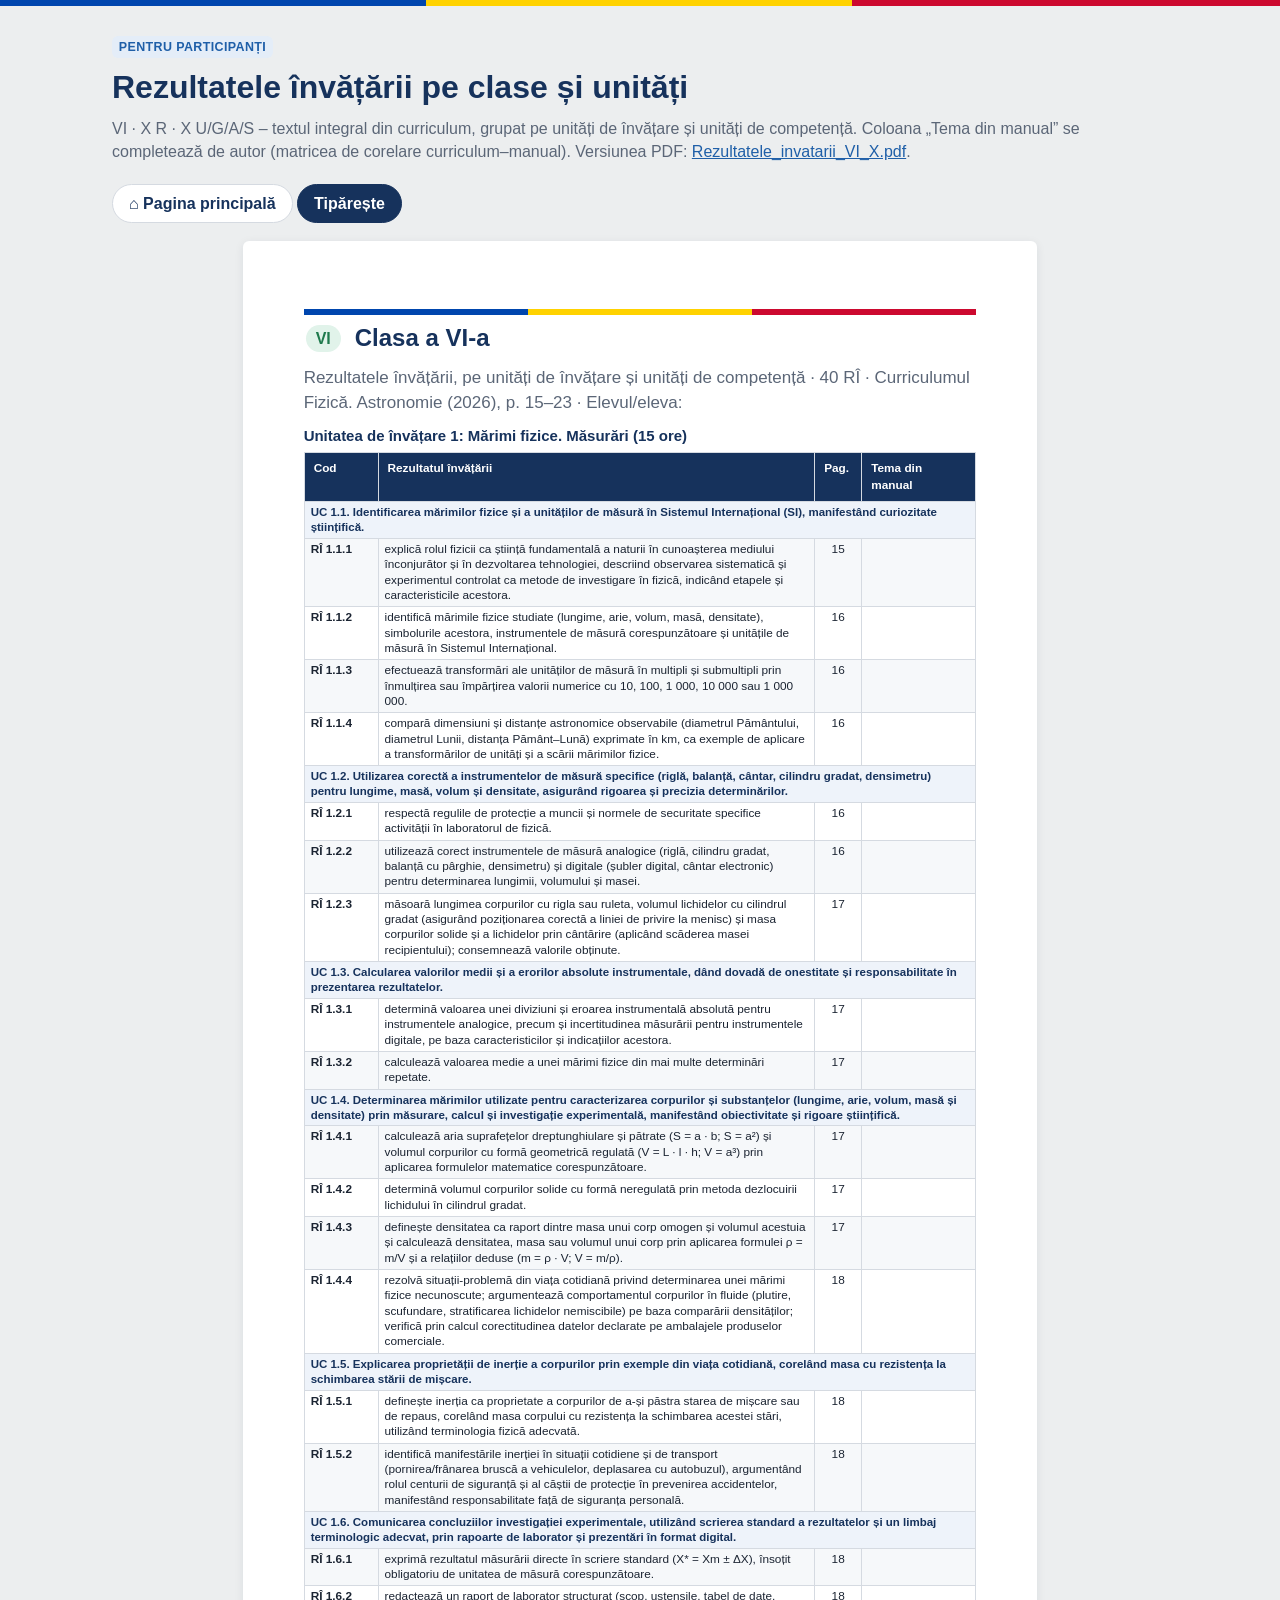
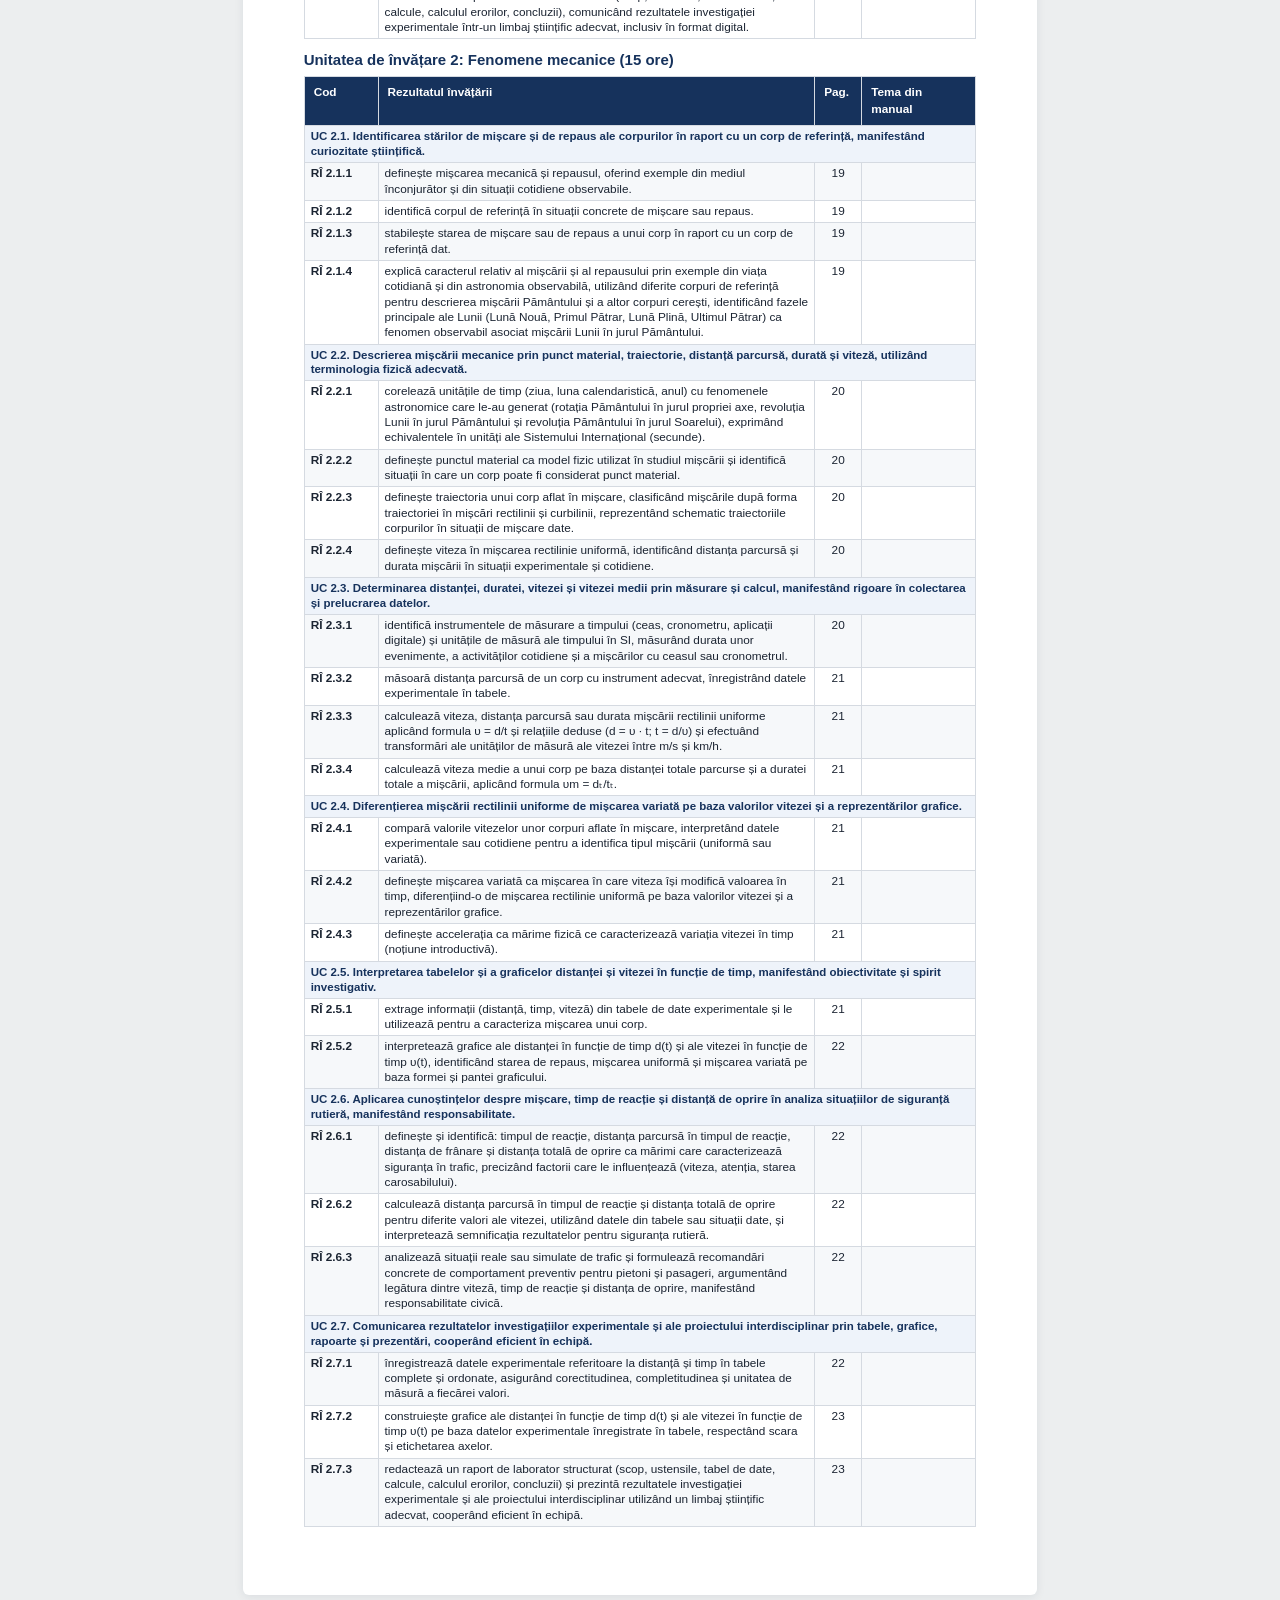
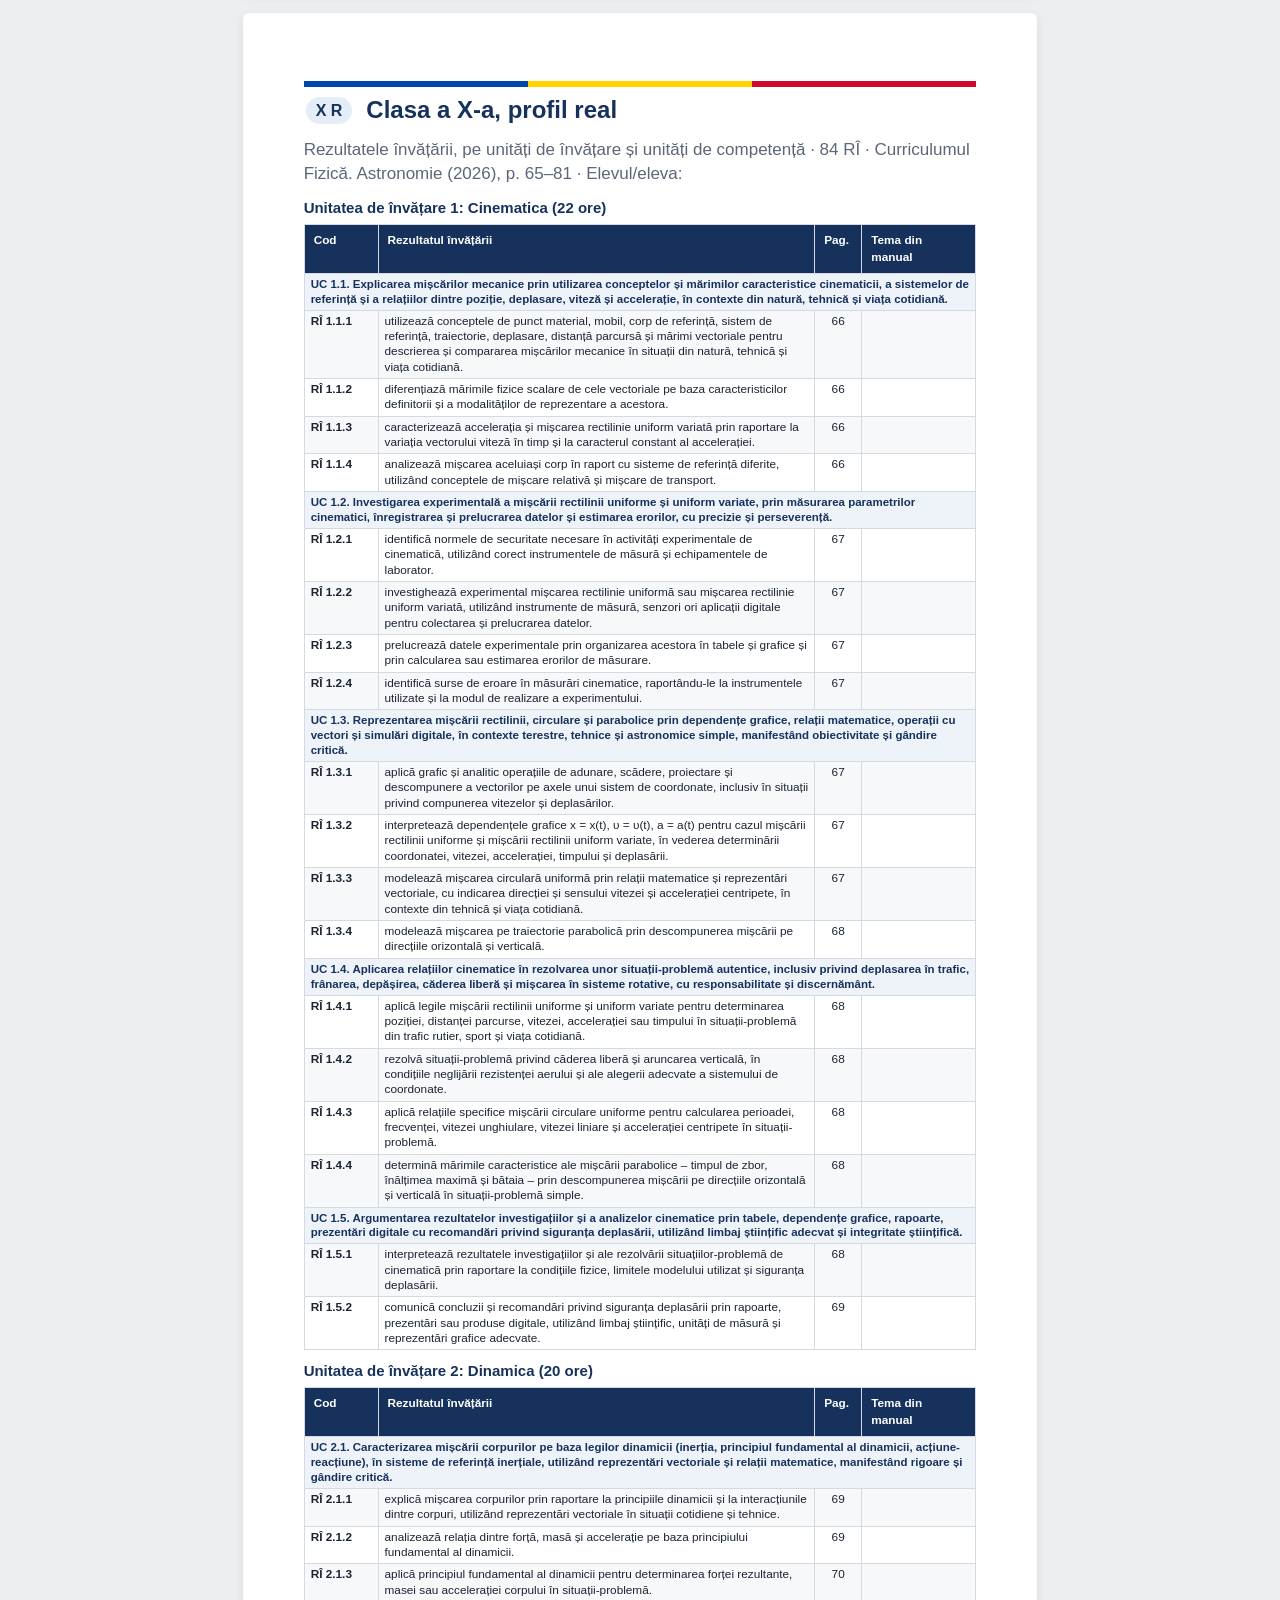
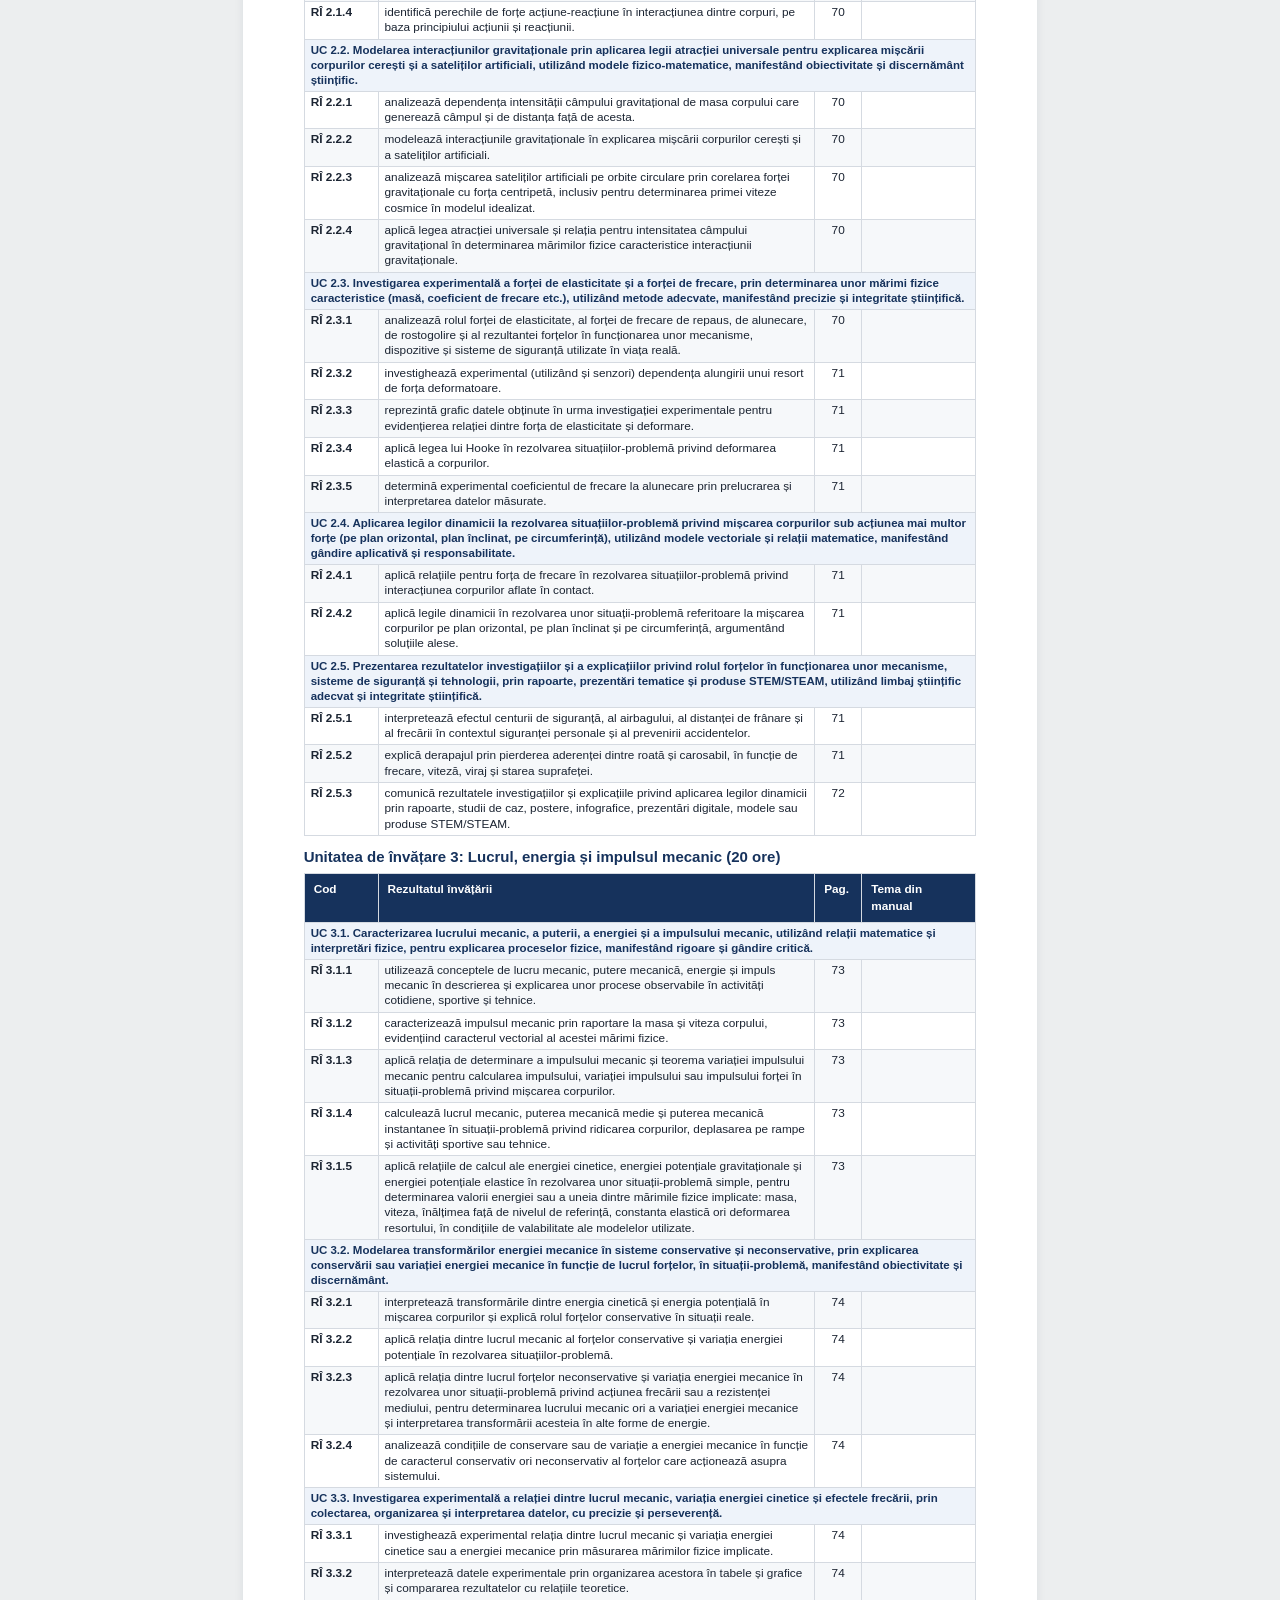
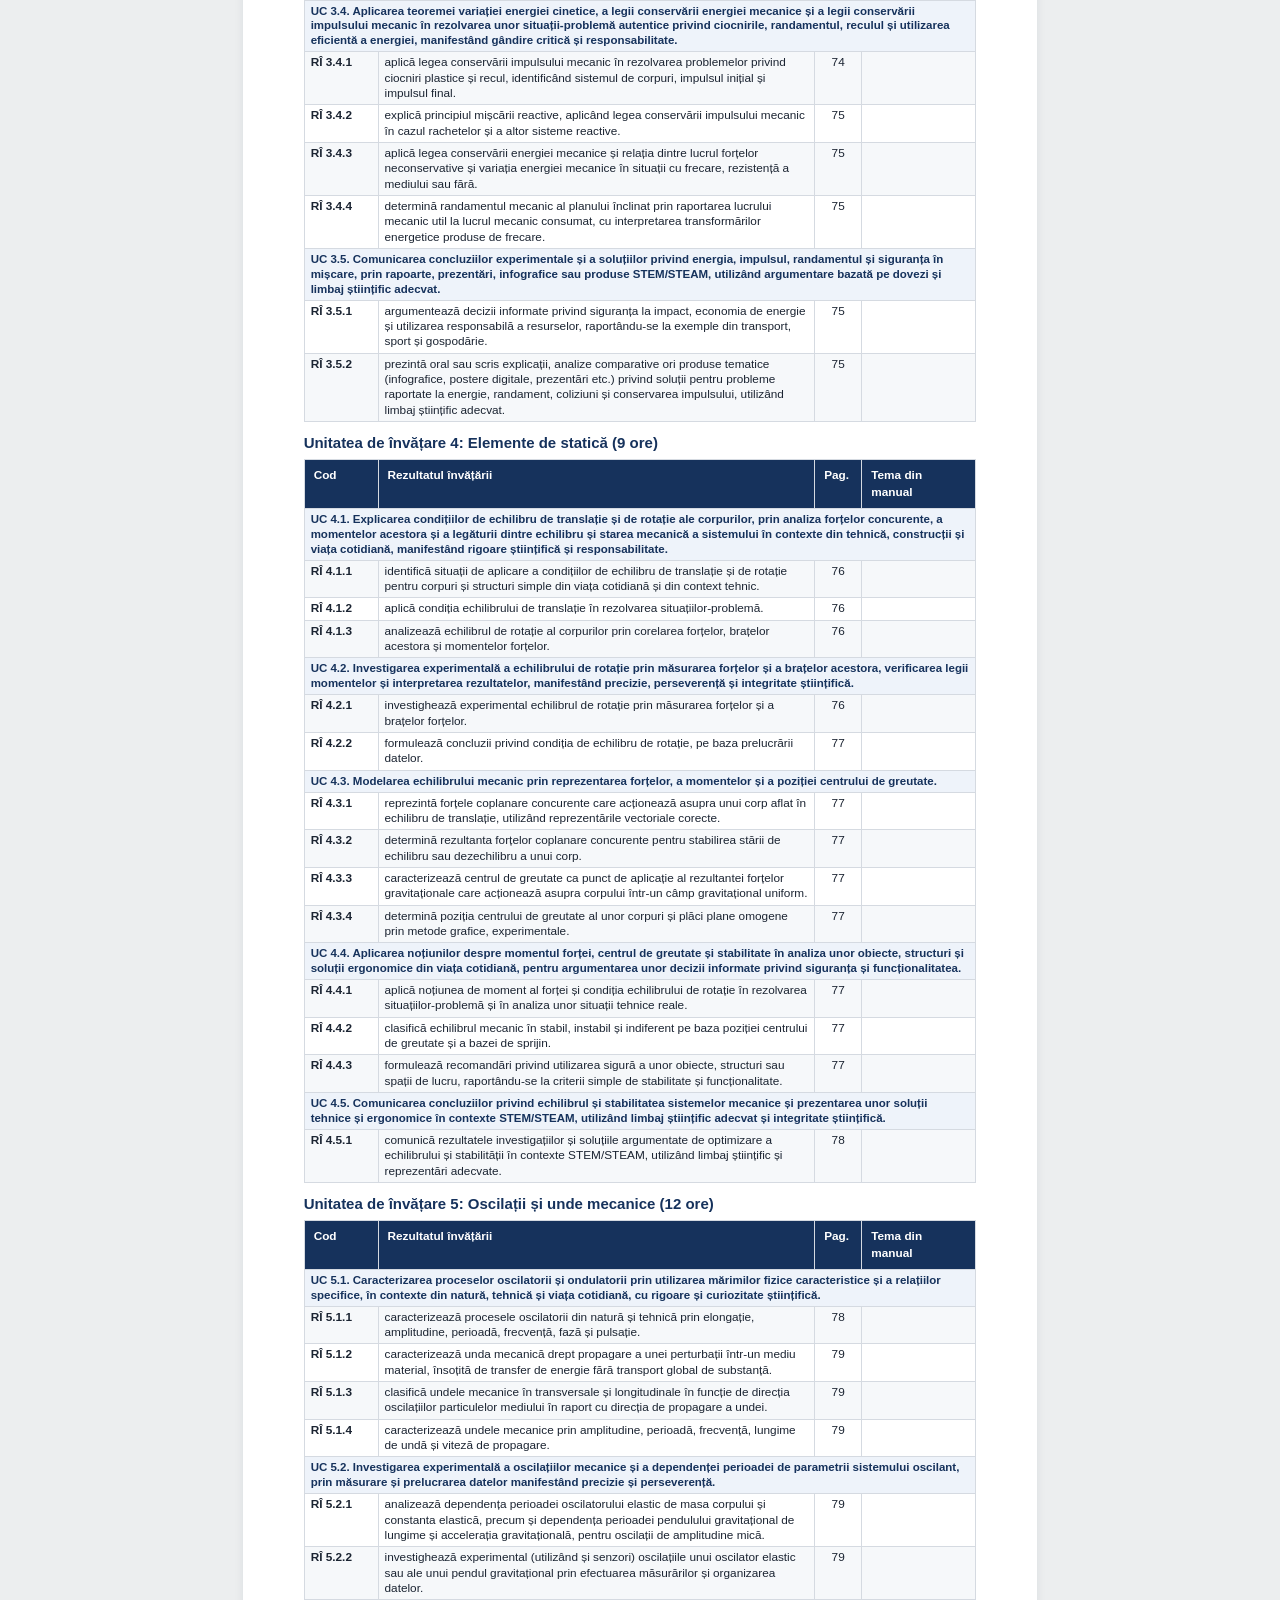
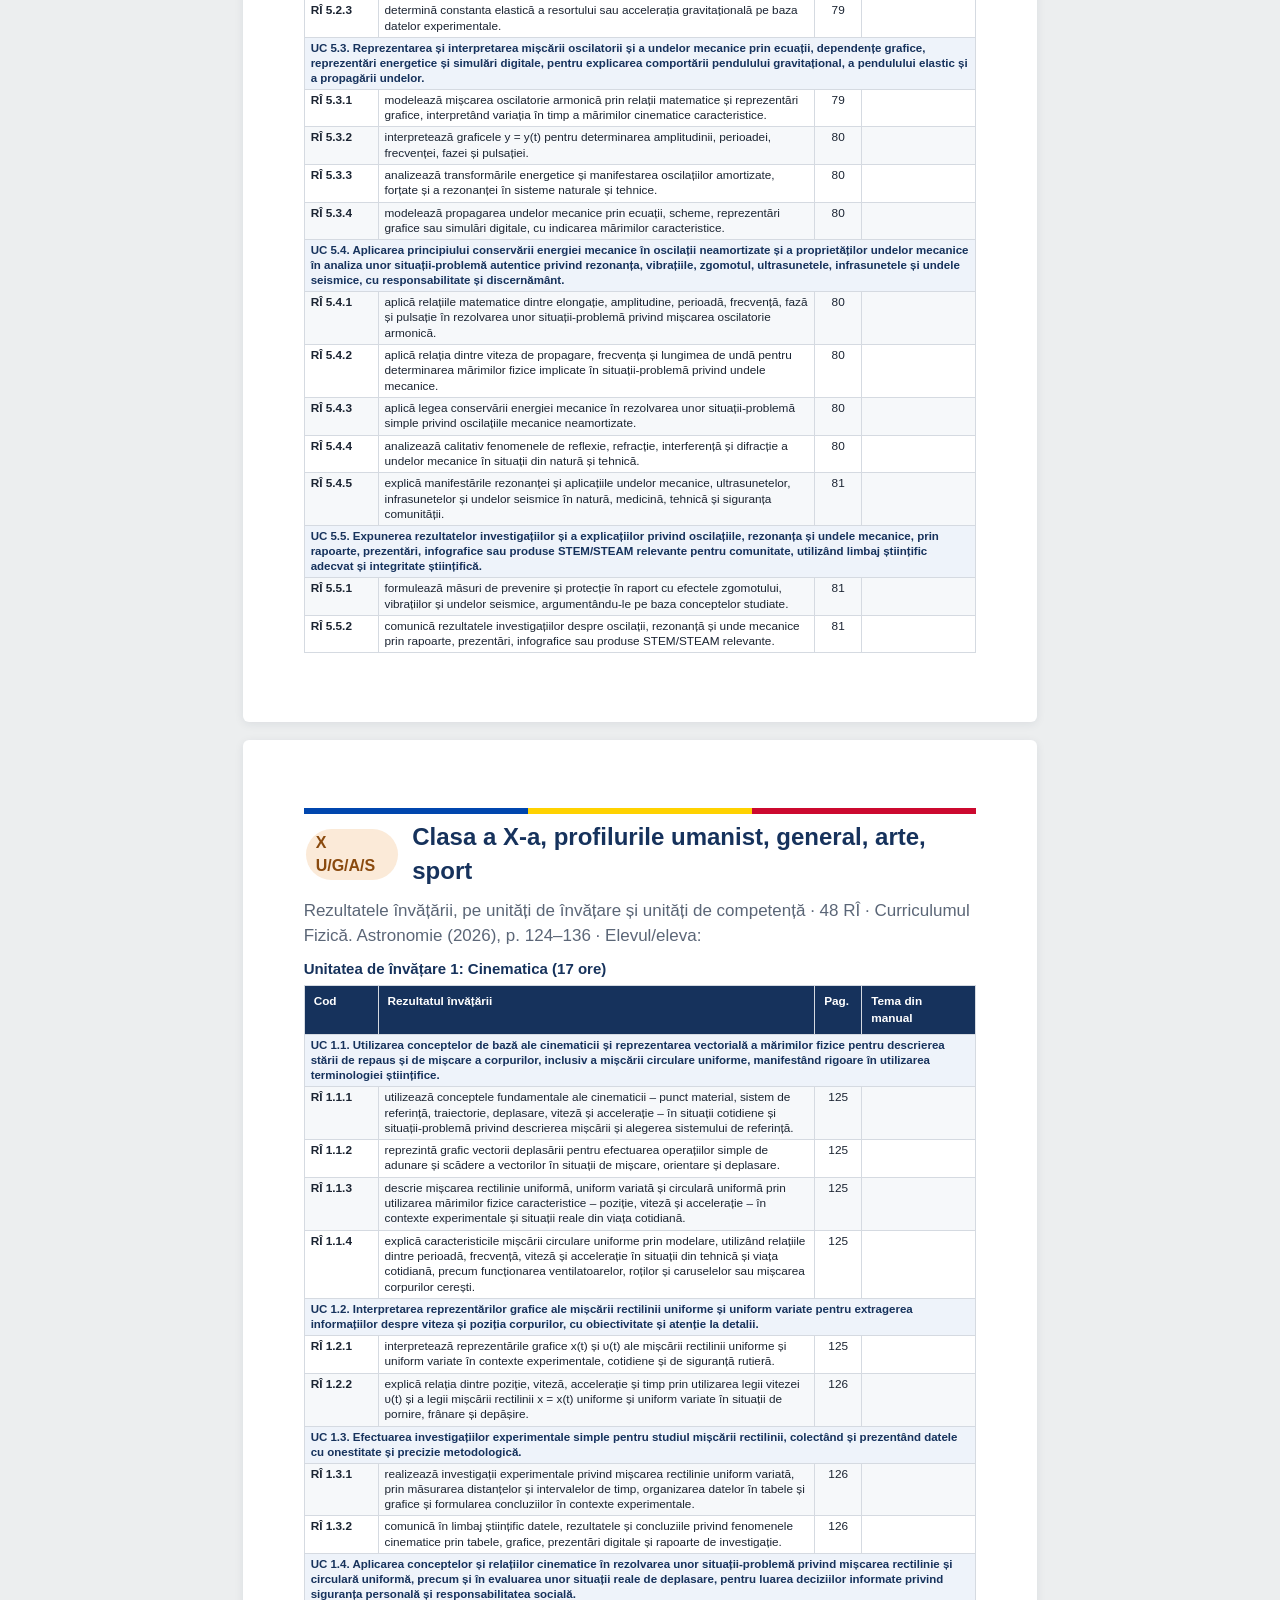
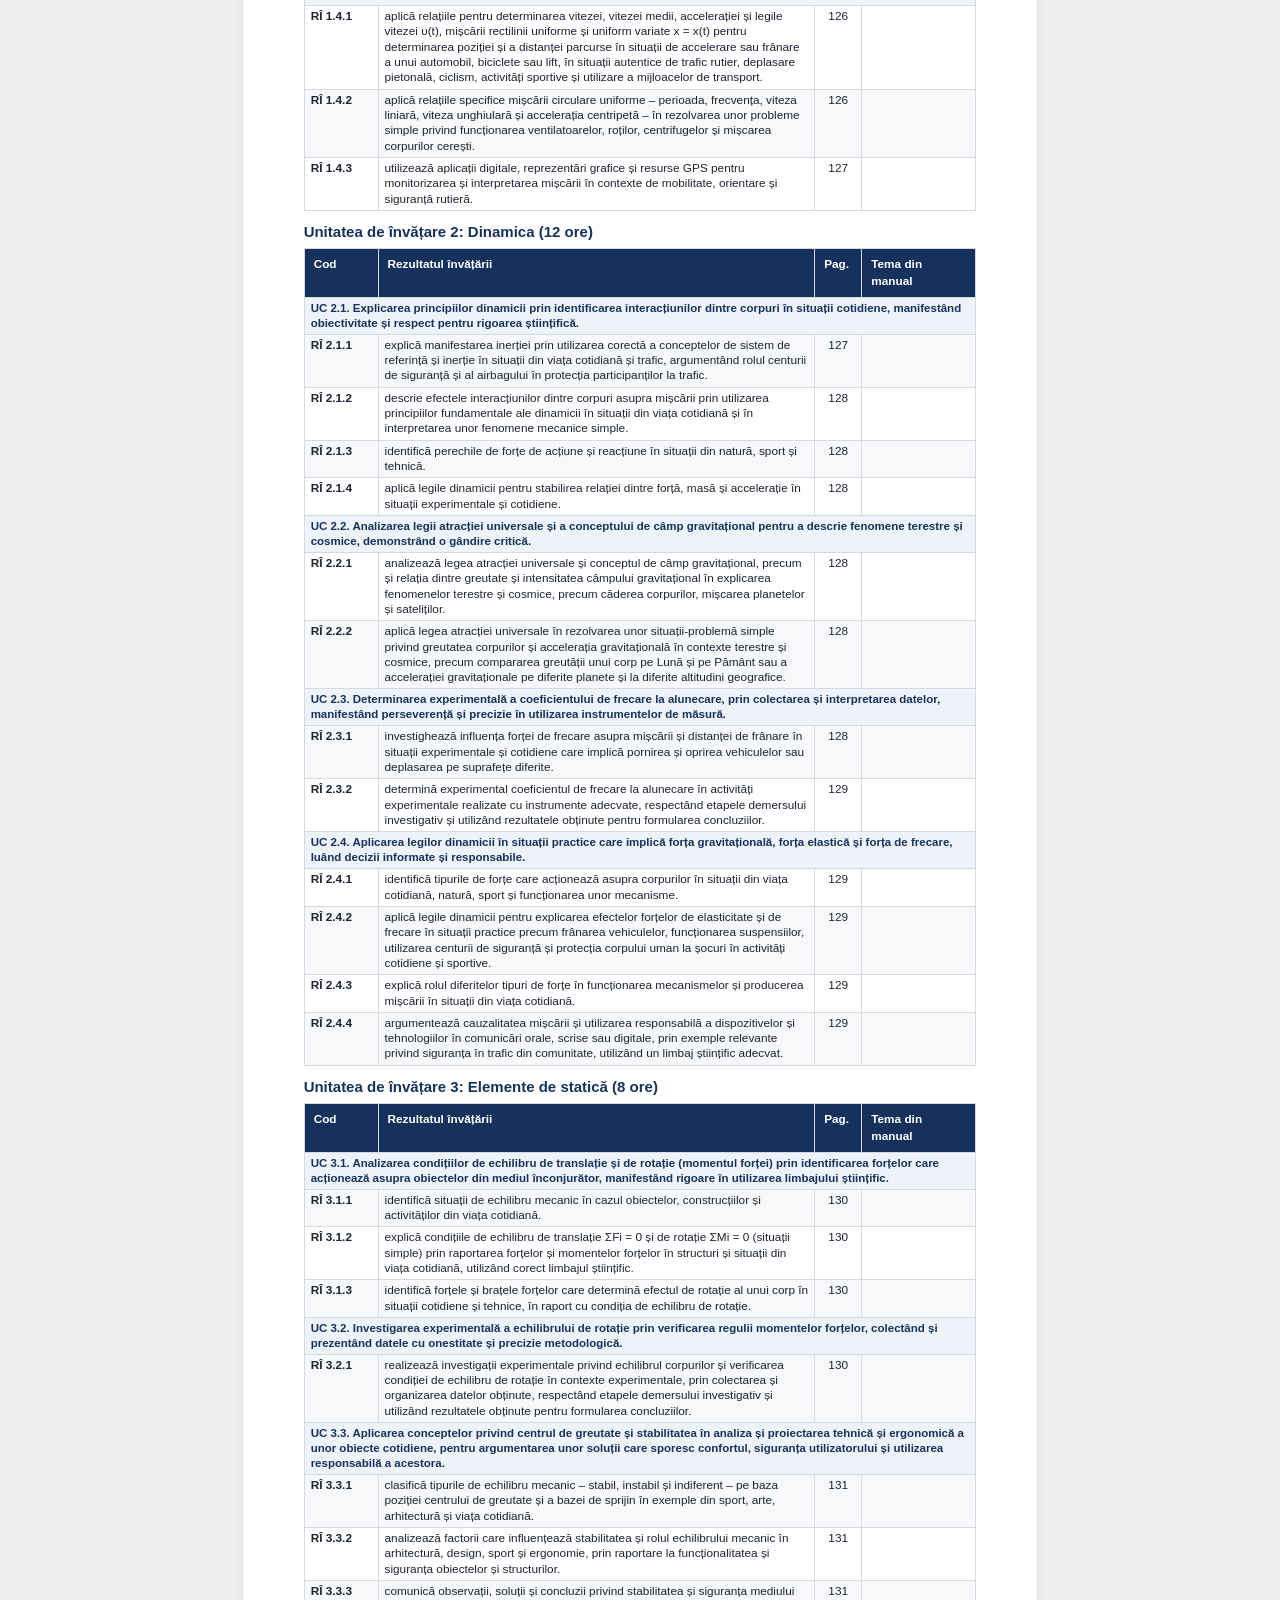
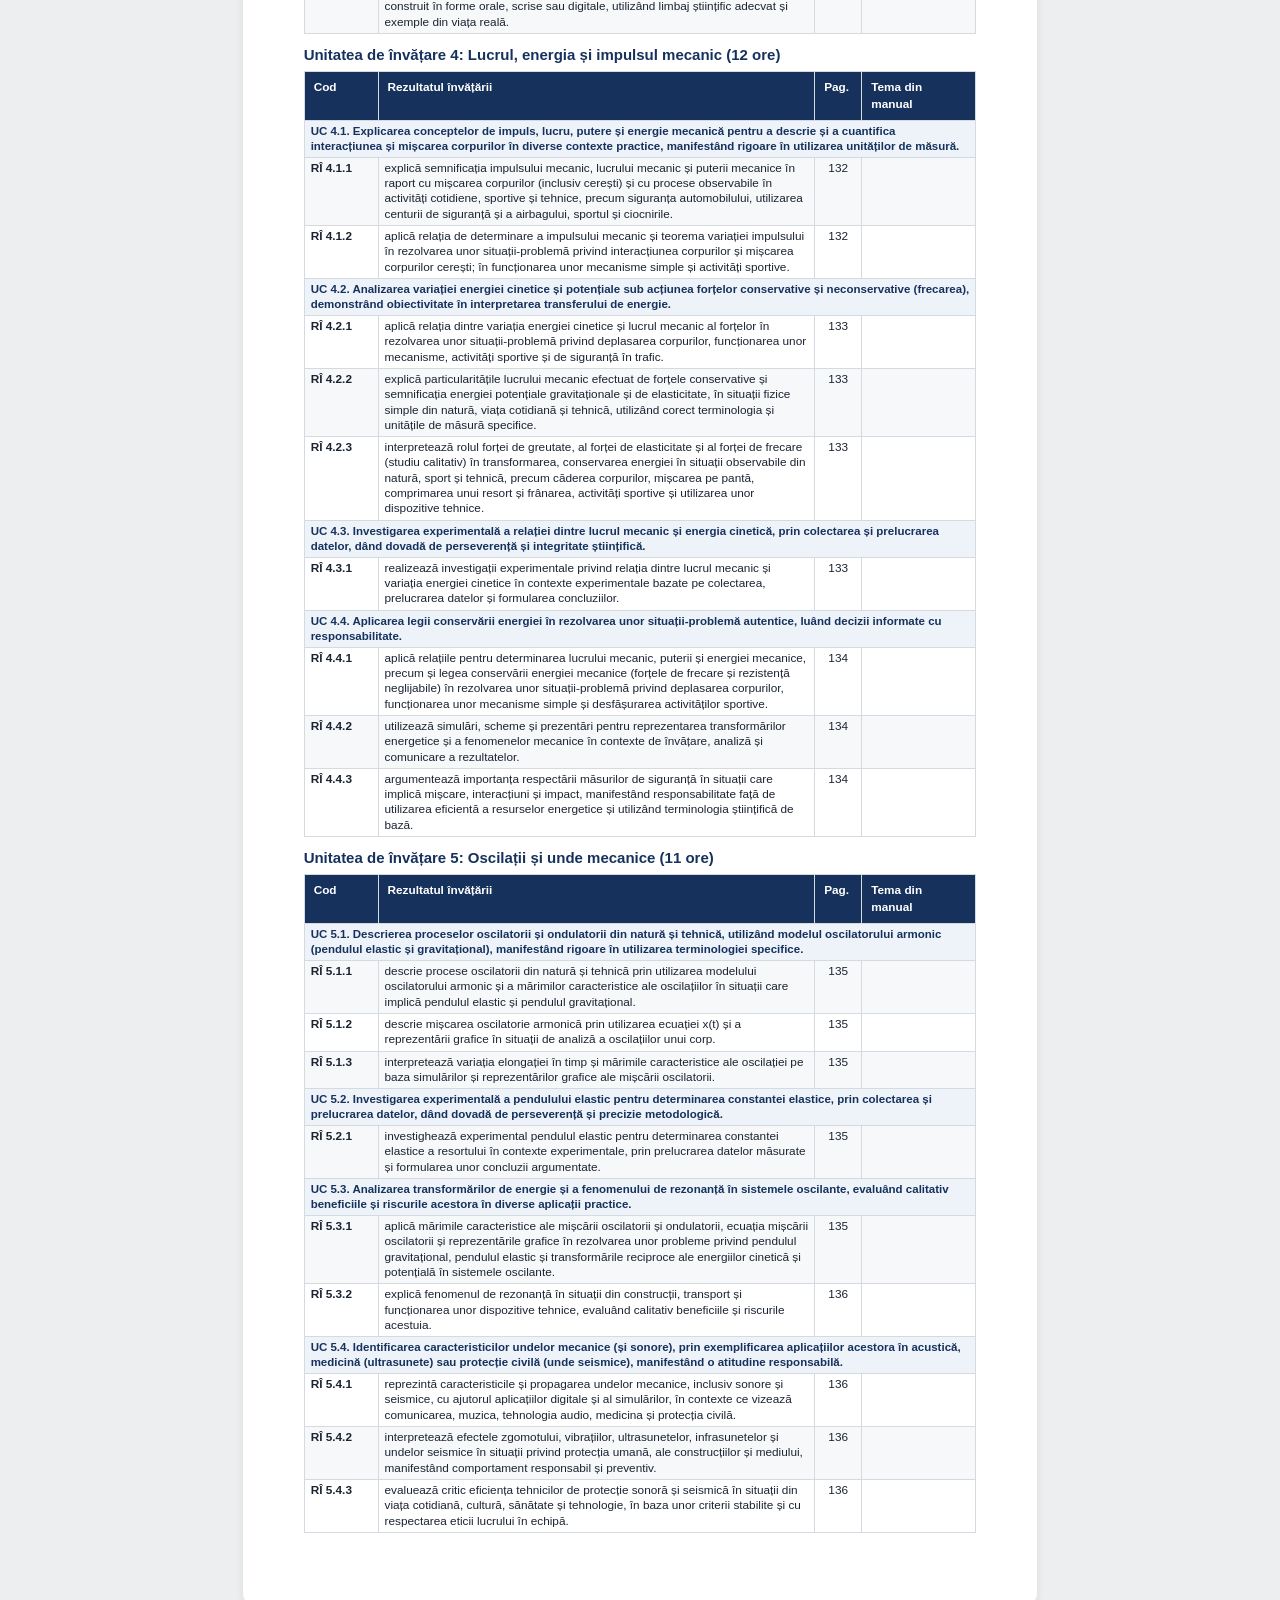
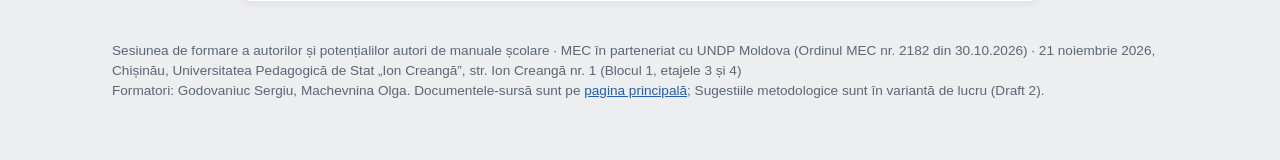
<file: ri.html>
<!DOCTYPE html>
<html lang="ro"><head><meta charset="utf-8"><meta name="viewport" content="width=device-width,initial-scale=1">
<title>Rezultatele învățării – VI, X R, X U/G/A/S</title><link rel="stylesheet" href="assets/style.css"><link rel="icon" href="assets/favicon.svg" type="image/svg+xml"><link rel="icon" href="assets/favicon-32.png" sizes="32x32"><link rel="apple-touch-icon" href="assets/apple-touch-icon.png"><meta name="theme-color" content="#16325c"></head>
<body><div class="tricolor no-print"></div>
<div class="page"><div class="no-print"><header class="top"><div><span class="tag">Pentru participanți</span><h1>Rezultatele învățării pe clase și unități</h1><div class="muted">VI · X R · X U/G/A/S – textul integral din curriculum, grupat pe unități de învățare și unități de competență. Coloana „Tema din manual” se completează de autor (matricea de corelare curriculum–manual). Versiunea PDF: <a href="pdf/Rezultatele_invatarii_VI_X.pdf">Rezultatele_invatarii_VI_X.pdf</a>.</div></div><div><a class="btn" href="index.html">⌂ Pagina principală</a> <button class="btn primary" onclick="print()">Tipărește</button></div></header></div><section class="sheet ri-sheet"><div class="tricolor"></div><div class="sh-h"><span class="pill c6">VI</span><h2>Clasa a VI-a</h2></div><p class="small meta">Rezultatele învățării, pe unități de învățare și unități de competență · 40 RÎ · Curriculumul Fizică. Astronomie (2026), p. 15–23 · Elevul/eleva:</p><h3 class="ri-u">Unitatea de învățare 1: Mărimi fizice. Măsurări (15 ore)</h3><table class="t ri-t"><thead><tr><th style="width:11%">Cod</th><th>Rezultatul învățării</th><th style="width:7%">Pag.</th><th style="width:17%">Tema din manual</th></tr></thead><tr class="ri-uc"><td colspan="4">UC 1.1. Identificarea mărimilor fizice și a unităților de măsură în Sistemul Internațional (SI), manifestând curiozitate științifică.</td></tr><tr><td><b>RÎ 1.1.1</b></td><td>explică rolul fizicii ca știință fundamentală a naturii în cunoașterea mediului înconjurător și în dezvoltarea tehnologiei, descriind observarea sistematică și experimentul controlat ca metode de investigare în fizică, indicând etapele și caracteristicile acestora.</td><td class="n">15</td><td></td></tr><tr><td><b>RÎ 1.1.2</b></td><td>identifică mărimile fizice studiate (lungime, arie, volum, masă, densitate), simbolurile acestora, instrumentele de măsură corespunzătoare și unitățile de măsură în Sistemul Internațional.</td><td class="n">16</td><td></td></tr><tr><td><b>RÎ 1.1.3</b></td><td>efectuează transformări ale unităților de măsură în multipli și submultipli prin înmulțirea sau împărțirea valorii numerice cu 10, 100, 1 000, 10 000 sau 1 000 000.</td><td class="n">16</td><td></td></tr><tr><td><b>RÎ 1.1.4</b></td><td>compară dimensiuni și distanțe astronomice observabile (diametrul Pământului, diametrul Lunii, distanța Pământ–Lună) exprimate în km, ca exemple de aplicare a transformărilor de unități și a scării mărimilor fizice.</td><td class="n">16</td><td></td></tr><tr class="ri-uc"><td colspan="4">UC 1.2. Utilizarea corectă a instrumentelor de măsură specifice (riglă, balanță, cântar, cilindru gradat, densimetru) pentru lungime, masă, volum și densitate, asigurând rigoarea și precizia determinărilor.</td></tr><tr><td><b>RÎ 1.2.1</b></td><td>respectă regulile de protecție a muncii și normele de securitate specifice activității în laboratorul de fizică.</td><td class="n">16</td><td></td></tr><tr><td><b>RÎ 1.2.2</b></td><td>utilizează corect instrumentele de măsură analogice (riglă, cilindru gradat, balanță cu pârghie, densimetru) și digitale (șubler digital, cântar electronic) pentru determinarea lungimii, volumului și masei.</td><td class="n">16</td><td></td></tr><tr><td><b>RÎ 1.2.3</b></td><td>măsoară lungimea corpurilor cu rigla sau ruleta, volumul lichidelor cu cilindrul gradat (asigurând poziționarea corectă a liniei de privire la menisc) și masa corpurilor solide și a lichidelor prin cântărire (aplicând scăderea masei recipientului); consemnează valorile obținute.</td><td class="n">17</td><td></td></tr><tr class="ri-uc"><td colspan="4">UC 1.3. Calcularea valorilor medii și a erorilor absolute instrumentale, dând dovadă de onestitate și responsabilitate în prezentarea rezultatelor.</td></tr><tr><td><b>RÎ 1.3.1</b></td><td>determină valoarea unei diviziuni și eroarea instrumentală absolută pentru instrumentele analogice, precum și incertitudinea măsurării pentru instrumentele digitale, pe baza caracteristicilor și indicațiilor acestora.</td><td class="n">17</td><td></td></tr><tr><td><b>RÎ 1.3.2</b></td><td>calculează valoarea medie a unei mărimi fizice din mai multe determinări repetate.</td><td class="n">17</td><td></td></tr><tr class="ri-uc"><td colspan="4">UC 1.4. Determinarea mărimilor utilizate pentru caracterizarea corpurilor și substanțelor (lungime, arie, volum, masă și densitate) prin măsurare, calcul și investigație experimentală, manifestând obiectivitate și rigoare științifică.</td></tr><tr><td><b>RÎ 1.4.1</b></td><td>calculează aria suprafețelor dreptunghiulare și pătrate (S = a · b; S = a²) și volumul corpurilor cu formă geometrică regulată (V = L · l · h; V = a³) prin aplicarea formulelor matematice corespunzătoare.</td><td class="n">17</td><td></td></tr><tr><td><b>RÎ 1.4.2</b></td><td>determină volumul corpurilor solide cu formă neregulată prin metoda dezlocuirii lichidului în cilindrul gradat.</td><td class="n">17</td><td></td></tr><tr><td><b>RÎ 1.4.3</b></td><td>definește densitatea ca raport dintre masa unui corp omogen și volumul acestuia și calculează densitatea, masa sau volumul unui corp prin aplicarea formulei ρ = m/V și a relațiilor deduse (m = ρ · V; V = m/ρ).</td><td class="n">17</td><td></td></tr><tr><td><b>RÎ 1.4.4</b></td><td>rezolvă situații-problemă din viața cotidiană privind determinarea unei mărimi fizice necunoscute; argumentează comportamentul corpurilor în fluide (plutire, scufundare, stratificarea lichidelor nemiscibile) pe baza comparării densităților; verifică prin calcul corectitudinea datelor declarate pe ambalajele produselor comerciale.</td><td class="n">18</td><td></td></tr><tr class="ri-uc"><td colspan="4">UC 1.5. Explicarea proprietății de inerție a corpurilor prin exemple din viața cotidiană, corelând masa cu rezistența la schimbarea stării de mișcare.</td></tr><tr><td><b>RÎ 1.5.1</b></td><td>definește inerția ca proprietate a corpurilor de a-și păstra starea de mișcare sau de repaus, corelând masa corpului cu rezistența la schimbarea acestei stări, utilizând terminologia fizică adecvată.</td><td class="n">18</td><td></td></tr><tr><td><b>RÎ 1.5.2</b></td><td>identifică manifestările inerției în situații cotidiene și de transport (pornirea/frânarea bruscă a vehiculelor, deplasarea cu autobuzul), argumentând rolul centurii de siguranță și al căștii de protecție în prevenirea accidentelor, manifestând responsabilitate față de siguranța personală.</td><td class="n">18</td><td></td></tr><tr class="ri-uc"><td colspan="4">UC 1.6. Comunicarea concluziilor investigației experimentale, utilizând scrierea standard a rezultatelor și un limbaj terminologic adecvat, prin rapoarte de laborator și prezentări în format digital.</td></tr><tr><td><b>RÎ 1.6.1</b></td><td>exprimă rezultatul măsurării directe în scriere standard (X* = Xm ± ΔX), însoțit obligatoriu de unitatea de măsură corespunzătoare.</td><td class="n">18</td><td></td></tr><tr><td><b>RÎ 1.6.2</b></td><td>redactează un raport de laborator structurat (scop, ustensile, tabel de date, calcule, calculul erorilor, concluzii), comunicând rezultatele investigației experimentale într-un limbaj științific adecvat, inclusiv în format digital.</td><td class="n">18</td><td></td></tr></table><h3 class="ri-u">Unitatea de învățare 2: Fenomene mecanice (15 ore)</h3><table class="t ri-t"><thead><tr><th style="width:11%">Cod</th><th>Rezultatul învățării</th><th style="width:7%">Pag.</th><th style="width:17%">Tema din manual</th></tr></thead><tr class="ri-uc"><td colspan="4">UC 2.1. Identificarea stărilor de mișcare și de repaus ale corpurilor în raport cu un corp de referință, manifestând curiozitate științifică.</td></tr><tr><td><b>RÎ 2.1.1</b></td><td>definește mișcarea mecanică și repausul, oferind exemple din mediul înconjurător și din situații cotidiene observabile.</td><td class="n">19</td><td></td></tr><tr><td><b>RÎ 2.1.2</b></td><td>identifică corpul de referință în situații concrete de mișcare sau repaus.</td><td class="n">19</td><td></td></tr><tr><td><b>RÎ 2.1.3</b></td><td>stabilește starea de mișcare sau de repaus a unui corp în raport cu un corp de referință dat.</td><td class="n">19</td><td></td></tr><tr><td><b>RÎ 2.1.4</b></td><td>explică caracterul relativ al mișcării și al repausului prin exemple din viața cotidiană și din astronomia observabilă, utilizând diferite corpuri de referință pentru descrierea mișcării Pământului și a altor corpuri cerești, identificând fazele principale ale Lunii (Lună Nouă, Primul Pătrar, Lună Plină, Ultimul Pătrar) ca fenomen observabil asociat mișcării Lunii în jurul Pământului.</td><td class="n">19</td><td></td></tr><tr class="ri-uc"><td colspan="4">UC 2.2. Descrierea mișcării mecanice prin punct material, traiectorie, distanță parcursă, durată și viteză, utilizând terminologia fizică adecvată.</td></tr><tr><td><b>RÎ 2.2.1</b></td><td>corelează unitățile de timp (ziua, luna calendaristică, anul) cu fenomenele astronomice care le-au generat (rotația Pământului în jurul propriei axe, revoluția Lunii în jurul Pământului și revoluția Pământului în jurul Soarelui), exprimând echivalentele în unități ale Sistemului Internațional (secunde).</td><td class="n">20</td><td></td></tr><tr><td><b>RÎ 2.2.2</b></td><td>definește punctul material ca model fizic utilizat în studiul mișcării și identifică situații în care un corp poate fi considerat punct material.</td><td class="n">20</td><td></td></tr><tr><td><b>RÎ 2.2.3</b></td><td>definește traiectoria unui corp aflat în mișcare, clasificând mișcările după forma traiectoriei în mișcări rectilinii și curbilinii, reprezentând schematic traiectoriile corpurilor în situații de mișcare date.</td><td class="n">20</td><td></td></tr><tr><td><b>RÎ 2.2.4</b></td><td>definește viteza în mișcarea rectilinie uniformă, identificând distanța parcursă și durata mișcării în situații experimentale și cotidiene.</td><td class="n">20</td><td></td></tr><tr class="ri-uc"><td colspan="4">UC 2.3. Determinarea distanței, duratei, vitezei și vitezei medii prin măsurare și calcul, manifestând rigoare în colectarea și prelucrarea datelor.</td></tr><tr><td><b>RÎ 2.3.1</b></td><td>identifică instrumentele de măsurare a timpului (ceas, cronometru, aplicații digitale) și unitățile de măsură ale timpului în SI, măsurând durata unor evenimente, a activităților cotidiene și a mișcărilor cu ceasul sau cronometrul.</td><td class="n">20</td><td></td></tr><tr><td><b>RÎ 2.3.2</b></td><td>măsoară distanța parcursă de un corp cu instrument adecvat, înregistrând datele experimentale în tabele.</td><td class="n">21</td><td></td></tr><tr><td><b>RÎ 2.3.3</b></td><td>calculează viteza, distanța parcursă sau durata mișcării rectilinii uniforme aplicând formula υ = d/t și relațiile deduse (d = υ · t; t = d/υ) și efectuând transformări ale unităților de măsură ale vitezei între m/s și km/h.</td><td class="n">21</td><td></td></tr><tr><td><b>RÎ 2.3.4</b></td><td>calculează viteza medie a unui corp pe baza distanței totale parcurse și a duratei totale a mișcării, aplicând formula υm = dₜ/tₜ.</td><td class="n">21</td><td></td></tr><tr class="ri-uc"><td colspan="4">UC 2.4. Diferențierea mișcării rectilinii uniforme de mișcarea variată pe baza valorilor vitezei și a reprezentărilor grafice.</td></tr><tr><td><b>RÎ 2.4.1</b></td><td>compară valorile vitezelor unor corpuri aflate în mișcare, interpretând datele experimentale sau cotidiene pentru a identifica tipul mișcării (uniformă sau variată).</td><td class="n">21</td><td></td></tr><tr><td><b>RÎ 2.4.2</b></td><td>definește mișcarea variată ca mișcarea în care viteza își modifică valoarea în timp, diferențiind-o de mișcarea rectilinie uniformă pe baza valorilor vitezei și a reprezentărilor grafice.</td><td class="n">21</td><td></td></tr><tr><td><b>RÎ 2.4.3</b></td><td>definește accelerația ca mărime fizică ce caracterizează variația vitezei în timp (noțiune introductivă).</td><td class="n">21</td><td></td></tr><tr class="ri-uc"><td colspan="4">UC 2.5. Interpretarea tabelelor și a graficelor distanței și vitezei în funcție de timp, manifestând obiectivitate și spirit investigativ.</td></tr><tr><td><b>RÎ 2.5.1</b></td><td>extrage informații (distanță, timp, viteză) din tabele de date experimentale și le utilizează pentru a caracteriza mișcarea unui corp.</td><td class="n">21</td><td></td></tr><tr><td><b>RÎ 2.5.2</b></td><td>interpretează grafice ale distanței în funcție de timp d(t) și ale vitezei în funcție de timp υ(t), identificând starea de repaus, mișcarea uniformă și mișcarea variată pe baza formei și pantei graficului.</td><td class="n">22</td><td></td></tr><tr class="ri-uc"><td colspan="4">UC 2.6. Aplicarea cunoștințelor despre mișcare, timp de reacție și distanță de oprire în analiza situațiilor de siguranță rutieră, manifestând responsabilitate.</td></tr><tr><td><b>RÎ 2.6.1</b></td><td>definește și identifică: timpul de reacție, distanța parcursă în timpul de reacție, distanța de frânare și distanța totală de oprire ca mărimi care caracterizează siguranța în trafic, precizând factorii care le influențează (viteza, atenția, starea carosabilului).</td><td class="n">22</td><td></td></tr><tr><td><b>RÎ 2.6.2</b></td><td>calculează distanța parcursă în timpul de reacție și distanța totală de oprire pentru diferite valori ale vitezei, utilizând datele din tabele sau situații date, și interpretează semnificația rezultatelor pentru siguranța rutieră.</td><td class="n">22</td><td></td></tr><tr><td><b>RÎ 2.6.3</b></td><td>analizează situații reale sau simulate de trafic și formulează recomandări concrete de comportament preventiv pentru pietoni și pasageri, argumentând legătura dintre viteză, timp de reacție și distanța de oprire, manifestând responsabilitate civică.</td><td class="n">22</td><td></td></tr><tr class="ri-uc"><td colspan="4">UC 2.7. Comunicarea rezultatelor investigațiilor experimentale și ale proiectului interdisciplinar prin tabele, grafice, rapoarte și prezentări, cooperând eficient în echipă.</td></tr><tr><td><b>RÎ 2.7.1</b></td><td>înregistrează datele experimentale referitoare la distanță și timp în tabele complete și ordonate, asigurând corectitudinea, completitudinea și unitatea de măsură a fiecărei valori.</td><td class="n">22</td><td></td></tr><tr><td><b>RÎ 2.7.2</b></td><td>construiește grafice ale distanței în funcție de timp d(t) și ale vitezei în funcție de timp υ(t) pe baza datelor experimentale înregistrate în tabele, respectând scara și etichetarea axelor.</td><td class="n">23</td><td></td></tr><tr><td><b>RÎ 2.7.3</b></td><td>redactează un raport de laborator structurat (scop, ustensile, tabel de date, calcule, calculul erorilor, concluzii) și prezintă rezultatele investigației experimentale și ale proiectului interdisciplinar utilizând un limbaj științific adecvat, cooperând eficient în echipă.</td><td class="n">23</td><td></td></tr></table></section>
<section class="sheet ri-sheet"><div class="tricolor"></div><div class="sh-h"><span class="pill cr">X R</span><h2>Clasa a X-a, profil real</h2></div><p class="small meta">Rezultatele învățării, pe unități de învățare și unități de competență · 84 RÎ · Curriculumul Fizică. Astronomie (2026), p. 65–81 · Elevul/eleva:</p><h3 class="ri-u">Unitatea de învățare 1: Cinematica (22 ore)</h3><table class="t ri-t"><thead><tr><th style="width:11%">Cod</th><th>Rezultatul învățării</th><th style="width:7%">Pag.</th><th style="width:17%">Tema din manual</th></tr></thead><tr class="ri-uc"><td colspan="4">UC 1.1. Explicarea mișcărilor mecanice prin utilizarea conceptelor și mărimilor caracteristice cinematicii, a sistemelor de referință și a relațiilor dintre poziție, deplasare, viteză și accelerație, în contexte din natură, tehnică și viața cotidiană.</td></tr><tr><td><b>RÎ 1.1.1</b></td><td>utilizează conceptele de punct material, mobil, corp de referință, sistem de referință, traiectorie, deplasare, distanță parcursă și mărimi vectoriale pentru descrierea și compararea mișcărilor mecanice în situații din natură, tehnică și viața cotidiană.</td><td class="n">66</td><td></td></tr><tr><td><b>RÎ 1.1.2</b></td><td>diferențiază mărimile fizice scalare de cele vectoriale pe baza caracteristicilor definitorii și a modalităților de reprezentare a acestora.</td><td class="n">66</td><td></td></tr><tr><td><b>RÎ 1.1.3</b></td><td>caracterizează accelerația și mișcarea rectilinie uniform variată prin raportare la variația vectorului viteză în timp și la caracterul constant al accelerației.</td><td class="n">66</td><td></td></tr><tr><td><b>RÎ 1.1.4</b></td><td>analizează mișcarea aceluiași corp în raport cu sisteme de referință diferite, utilizând conceptele de mișcare relativă și mișcare de transport.</td><td class="n">66</td><td></td></tr><tr class="ri-uc"><td colspan="4">UC 1.2. Investigarea experimentală a mișcării rectilinii uniforme și uniform variate, prin măsurarea parametrilor cinematici, înregistrarea și prelucrarea datelor și estimarea erorilor, cu precizie și perseverență.</td></tr><tr><td><b>RÎ 1.2.1</b></td><td>identifică normele de securitate necesare în activități experimentale de cinematică, utilizând corect instrumentele de măsură și echipamentele de laborator.</td><td class="n">67</td><td></td></tr><tr><td><b>RÎ 1.2.2</b></td><td>investighează experimental mișcarea rectilinie uniformă sau mișcarea rectilinie uniform variată, utilizând instrumente de măsură, senzori ori aplicații digitale pentru colectarea și prelucrarea datelor.</td><td class="n">67</td><td></td></tr><tr><td><b>RÎ 1.2.3</b></td><td>prelucrează datele experimentale prin organizarea acestora în tabele și grafice și prin calcularea sau estimarea erorilor de măsurare.</td><td class="n">67</td><td></td></tr><tr><td><b>RÎ 1.2.4</b></td><td>identifică surse de eroare în măsurări cinematice, raportându-le la instrumentele utilizate și la modul de realizare a experimentului.</td><td class="n">67</td><td></td></tr><tr class="ri-uc"><td colspan="4">UC 1.3. Reprezentarea mișcării rectilinii, circulare și parabolice prin dependențe grafice, relații matematice, operații cu vectori și simulări digitale, în contexte terestre, tehnice și astronomice simple, manifestând obiectivitate și gândire critică.</td></tr><tr><td><b>RÎ 1.3.1</b></td><td>aplică grafic și analitic operațiile de adunare, scădere, proiectare și descompunere a vectorilor pe axele unui sistem de coordonate, inclusiv în situații privind compunerea vitezelor și deplasărilor.</td><td class="n">67</td><td></td></tr><tr><td><b>RÎ 1.3.2</b></td><td>interpretează dependențele grafice x = x(t), υ = υ(t), a = a(t) pentru cazul mișcării rectilinii uniforme și mișcării rectilinii uniform variate, în vederea determinării coordonatei, vitezei, accelerației, timpului și deplasării.</td><td class="n">67</td><td></td></tr><tr><td><b>RÎ 1.3.3</b></td><td>modelează mișcarea circulară uniformă prin relații matematice și reprezentări vectoriale, cu indicarea direcției și sensului vitezei și accelerației centripete, în contexte din tehnică și viața cotidiană.</td><td class="n">67</td><td></td></tr><tr><td><b>RÎ 1.3.4</b></td><td>modelează mișcarea pe traiectorie parabolică prin descompunerea mișcării pe direcțiile orizontală și verticală.</td><td class="n">68</td><td></td></tr><tr class="ri-uc"><td colspan="4">UC 1.4. Aplicarea relațiilor cinematice în rezolvarea unor situații-problemă autentice, inclusiv privind deplasarea în trafic, frânarea, depășirea, căderea liberă și mișcarea în sisteme rotative, cu responsabilitate și discernământ.</td></tr><tr><td><b>RÎ 1.4.1</b></td><td>aplică legile mișcării rectilinii uniforme și uniform variate pentru determinarea poziției, distanței parcurse, vitezei, accelerației sau timpului în situații-problemă din trafic rutier, sport și viața cotidiană.</td><td class="n">68</td><td></td></tr><tr><td><b>RÎ 1.4.2</b></td><td>rezolvă situații-problemă privind căderea liberă și aruncarea verticală, în condițiile neglijării rezistenței aerului și ale alegerii adecvate a sistemului de coordonate.</td><td class="n">68</td><td></td></tr><tr><td><b>RÎ 1.4.3</b></td><td>aplică relațiile specifice mișcării circulare uniforme pentru calcularea perioadei, frecvenței, vitezei unghiulare, vitezei liniare și accelerației centripete în situații-problemă.</td><td class="n">68</td><td></td></tr><tr><td><b>RÎ 1.4.4</b></td><td>determină mărimile caracteristice ale mișcării parabolice – timpul de zbor, înălțimea maximă și bătaia – prin descompunerea mișcării pe direcțiile orizontală și verticală în situații-problemă simple.</td><td class="n">68</td><td></td></tr><tr class="ri-uc"><td colspan="4">UC 1.5. Argumentarea rezultatelor investigațiilor și a analizelor cinematice prin tabele, dependențe grafice, rapoarte, prezentări digitale cu recomandări privind siguranța deplasării, utilizând limbaj științific adecvat și integritate științifică.</td></tr><tr><td><b>RÎ 1.5.1</b></td><td>interpretează rezultatele investigațiilor și ale rezolvării situațiilor-problemă de cinematică prin raportare la condițiile fizice, limitele modelului utilizat și siguranța deplasării.</td><td class="n">68</td><td></td></tr><tr><td><b>RÎ 1.5.2</b></td><td>comunică concluzii și recomandări privind siguranța deplasării prin rapoarte, prezentări sau produse digitale, utilizând limbaj științific, unități de măsură și reprezentări grafice adecvate.</td><td class="n">69</td><td></td></tr></table><h3 class="ri-u">Unitatea de învățare 2: Dinamica (20 ore)</h3><table class="t ri-t"><thead><tr><th style="width:11%">Cod</th><th>Rezultatul învățării</th><th style="width:7%">Pag.</th><th style="width:17%">Tema din manual</th></tr></thead><tr class="ri-uc"><td colspan="4">UC 2.1. Caracterizarea mișcării corpurilor pe baza legilor dinamicii (inerția, principiul fundamental al dinamicii, acțiune-reacțiune), în sisteme de referință inerțiale, utilizând reprezentări vectoriale și relații matematice, manifestând rigoare și gândire critică.</td></tr><tr><td><b>RÎ 2.1.1</b></td><td>explică mișcarea corpurilor prin raportare la principiile dinamicii și la interacțiunile dintre corpuri, utilizând reprezentări vectoriale în situații cotidiene și tehnice.</td><td class="n">69</td><td></td></tr><tr><td><b>RÎ 2.1.2</b></td><td>analizează relația dintre forță, masă și accelerație pe baza principiului fundamental al dinamicii.</td><td class="n">69</td><td></td></tr><tr><td><b>RÎ 2.1.3</b></td><td>aplică principiul fundamental al dinamicii pentru determinarea forței rezultante, masei sau accelerației corpului în situații-problemă.</td><td class="n">70</td><td></td></tr><tr><td><b>RÎ 2.1.4</b></td><td>identifică perechile de forțe acțiune-reacțiune în interacțiunea dintre corpuri, pe baza principiului acțiunii și reacțiunii.</td><td class="n">70</td><td></td></tr><tr class="ri-uc"><td colspan="4">UC 2.2. Modelarea interacțiunilor gravitaționale prin aplicarea legii atracției universale pentru explicarea mișcării corpurilor cerești și a sateliților artificiali, utilizând modele fizico-matematice, manifestând obiectivitate și discernământ științific.</td></tr><tr><td><b>RÎ 2.2.1</b></td><td>analizează dependența intensității câmpului gravitațional de masa corpului care generează câmpul și de distanța față de acesta.</td><td class="n">70</td><td></td></tr><tr><td><b>RÎ 2.2.2</b></td><td>modelează interacțiunile gravitaționale în explicarea mișcării corpurilor cerești și a sateliților artificiali.</td><td class="n">70</td><td></td></tr><tr><td><b>RÎ 2.2.3</b></td><td>analizează mișcarea sateliților artificiali pe orbite circulare prin corelarea forței gravitaționale cu forța centripetă, inclusiv pentru determinarea primei viteze cosmice în modelul idealizat.</td><td class="n">70</td><td></td></tr><tr><td><b>RÎ 2.2.4</b></td><td>aplică legea atracției universale și relația pentru intensitatea câmpului gravitațional în determinarea mărimilor fizice caracteristice interacțiunii gravitaționale.</td><td class="n">70</td><td></td></tr><tr class="ri-uc"><td colspan="4">UC 2.3. Investigarea experimentală a forței de elasticitate și a forței de frecare, prin determinarea unor mărimi fizice caracteristice (masă, coeficient de frecare etc.), utilizând metode adecvate, manifestând precizie și integritate științifică.</td></tr><tr><td><b>RÎ 2.3.1</b></td><td>analizează rolul forței de elasticitate, al forței de frecare de repaus, de alunecare, de rostogolire și al rezultantei forțelor în funcționarea unor mecanisme, dispozitive și sisteme de siguranță utilizate în viața reală.</td><td class="n">70</td><td></td></tr><tr><td><b>RÎ 2.3.2</b></td><td>investighează experimental (utilizând și senzori) dependența alungirii unui resort de forța deformatoare.</td><td class="n">71</td><td></td></tr><tr><td><b>RÎ 2.3.3</b></td><td>reprezintă grafic datele obținute în urma investigației experimentale pentru evidențierea relației dintre forța de elasticitate și deformare.</td><td class="n">71</td><td></td></tr><tr><td><b>RÎ 2.3.4</b></td><td>aplică legea lui Hooke în rezolvarea situațiilor-problemă privind deformarea elastică a corpurilor.</td><td class="n">71</td><td></td></tr><tr><td><b>RÎ 2.3.5</b></td><td>determină experimental coeficientul de frecare la alunecare prin prelucrarea și interpretarea datelor măsurate.</td><td class="n">71</td><td></td></tr><tr class="ri-uc"><td colspan="4">UC 2.4. Aplicarea legilor dinamicii la rezolvarea situațiilor-problemă privind mișcarea corpurilor sub acțiunea mai multor forțe (pe plan orizontal, plan înclinat, pe circumferință), utilizând modele vectoriale și relații matematice, manifestând gândire aplicativă și responsabilitate.</td></tr><tr><td><b>RÎ 2.4.1</b></td><td>aplică relațiile pentru forța de frecare în rezolvarea situațiilor-problemă privind interacțiunea corpurilor aflate în contact.</td><td class="n">71</td><td></td></tr><tr><td><b>RÎ 2.4.2</b></td><td>aplică legile dinamicii în rezolvarea unor situații-problemă referitoare la mișcarea corpurilor pe plan orizontal, pe plan înclinat și pe circumferință, argumentând soluțiile alese.</td><td class="n">71</td><td></td></tr><tr class="ri-uc"><td colspan="4">UC 2.5. Prezentarea rezultatelor investigațiilor și a explicațiilor privind rolul forțelor în funcționarea unor mecanisme, sisteme de siguranță și tehnologii, prin rapoarte, prezentări tematice și produse STEM/STEAM, utilizând limbaj științific adecvat și integritate științifică.</td></tr><tr><td><b>RÎ 2.5.1</b></td><td>interpretează efectul centurii de siguranță, al airbagului, al distanței de frânare și al frecării în contextul siguranței personale și al prevenirii accidentelor.</td><td class="n">71</td><td></td></tr><tr><td><b>RÎ 2.5.2</b></td><td>explică derapajul prin pierderea aderenței dintre roată și carosabil, în funcție de frecare, viteză, viraj și starea suprafeței.</td><td class="n">71</td><td></td></tr><tr><td><b>RÎ 2.5.3</b></td><td>comunică rezultatele investigațiilor și explicațiile privind aplicarea legilor dinamicii prin rapoarte, studii de caz, postere, infografice, prezentări digitale, modele sau produse STEM/STEAM.</td><td class="n">72</td><td></td></tr></table><h3 class="ri-u">Unitatea de învățare 3: Lucrul, energia și impulsul mecanic (20 ore)</h3><table class="t ri-t"><thead><tr><th style="width:11%">Cod</th><th>Rezultatul învățării</th><th style="width:7%">Pag.</th><th style="width:17%">Tema din manual</th></tr></thead><tr class="ri-uc"><td colspan="4">UC 3.1. Caracterizarea lucrului mecanic, a puterii, a energiei și a impulsului mecanic, utilizând relații matematice și interpretări fizice, pentru explicarea proceselor fizice, manifestând rigoare și gândire critică.</td></tr><tr><td><b>RÎ 3.1.1</b></td><td>utilizează conceptele de lucru mecanic, putere mecanică, energie și impuls mecanic în descrierea și explicarea unor procese observabile în activități cotidiene, sportive și tehnice.</td><td class="n">73</td><td></td></tr><tr><td><b>RÎ 3.1.2</b></td><td>caracterizează impulsul mecanic prin raportare la masa și viteza corpului, evidențiind caracterul vectorial al acestei mărimi fizice.</td><td class="n">73</td><td></td></tr><tr><td><b>RÎ 3.1.3</b></td><td>aplică relația de determinare a impulsului mecanic și teorema variației impulsului mecanic pentru calcularea impulsului, variației impulsului sau impulsului forței în situații-problemă privind mișcarea corpurilor.</td><td class="n">73</td><td></td></tr><tr><td><b>RÎ 3.1.4</b></td><td>calculează lucrul mecanic, puterea mecanică medie și puterea mecanică instantanee în situații-problemă privind ridicarea corpurilor, deplasarea pe rampe și activități sportive sau tehnice.</td><td class="n">73</td><td></td></tr><tr><td><b>RÎ 3.1.5</b></td><td>aplică relațiile de calcul ale energiei cinetice, energiei potențiale gravitaționale și energiei potențiale elastice în rezolvarea unor situații-problemă simple, pentru determinarea valorii energiei sau a uneia dintre mărimile fizice implicate: masa, viteza, înălțimea față de nivelul de referință, constanta elastică ori deformarea resortului, în condițiile de valabilitate ale modelelor utilizate.</td><td class="n">73</td><td></td></tr><tr class="ri-uc"><td colspan="4">UC 3.2. Modelarea transformărilor energiei mecanice în sisteme conservative și neconservative, prin explicarea conservării sau variației energiei mecanice în funcție de lucrul forțelor, în situații-problemă, manifestând obiectivitate și discernământ.</td></tr><tr><td><b>RÎ 3.2.1</b></td><td>interpretează transformările dintre energia cinetică și energia potențială în mișcarea corpurilor și explică rolul forțelor conservative în situații reale.</td><td class="n">74</td><td></td></tr><tr><td><b>RÎ 3.2.2</b></td><td>aplică relația dintre lucrul mecanic al forțelor conservative și variația energiei potențiale în rezolvarea situațiilor-problemă.</td><td class="n">74</td><td></td></tr><tr><td><b>RÎ 3.2.3</b></td><td>aplică relația dintre lucrul forțelor neconservative și variația energiei mecanice în rezolvarea unor situații-problemă privind acțiunea frecării sau a rezistenței mediului, pentru determinarea lucrului mecanic ori a variației energiei mecanice și interpretarea transformării acesteia în alte forme de energie.</td><td class="n">74</td><td></td></tr><tr><td><b>RÎ 3.2.4</b></td><td>analizează condițiile de conservare sau de variație a energiei mecanice în funcție de caracterul conservativ ori neconservativ al forțelor care acționează asupra sistemului.</td><td class="n">74</td><td></td></tr><tr class="ri-uc"><td colspan="4">UC 3.3. Investigarea experimentală a relației dintre lucrul mecanic, variația energiei cinetice și efectele frecării, prin colectarea, organizarea și interpretarea datelor, cu precizie și perseverență.</td></tr><tr><td><b>RÎ 3.3.1</b></td><td>investighează experimental relația dintre lucrul mecanic și variația energiei cinetice sau a energiei mecanice prin măsurarea mărimilor fizice implicate.</td><td class="n">74</td><td></td></tr><tr><td><b>RÎ 3.3.2</b></td><td>interpretează datele experimentale prin organizarea acestora în tabele și grafice și compararea rezultatelor cu relațiile teoretice.</td><td class="n">74</td><td></td></tr><tr class="ri-uc"><td colspan="4">UC 3.4. Aplicarea teoremei variației energiei cinetice, a legii conservării energiei mecanice și a legii conservării impulsului mecanic în rezolvarea unor situații-problemă autentice privind ciocnirile, randamentul, reculul și utilizarea eficientă a energiei, manifestând gândire critică și responsabilitate.</td></tr><tr><td><b>RÎ 3.4.1</b></td><td>aplică legea conservării impulsului mecanic în rezolvarea problemelor privind ciocniri plastice și recul, identificând sistemul de corpuri, impulsul inițial și impulsul final.</td><td class="n">74</td><td></td></tr><tr><td><b>RÎ 3.4.2</b></td><td>explică principiul mișcării reactive, aplicând legea conservării impulsului mecanic în cazul rachetelor și a altor sisteme reactive.</td><td class="n">75</td><td></td></tr><tr><td><b>RÎ 3.4.3</b></td><td>aplică legea conservării energiei mecanice și relația dintre lucrul forțelor neconservative și variația energiei mecanice în situații cu frecare, rezistență a mediului sau fără.</td><td class="n">75</td><td></td></tr><tr><td><b>RÎ 3.4.4</b></td><td>determină randamentul mecanic al planului înclinat prin raportarea lucrului mecanic util la lucrul mecanic consumat, cu interpretarea transformărilor energetice produse de frecare.</td><td class="n">75</td><td></td></tr><tr class="ri-uc"><td colspan="4">UC 3.5. Comunicarea concluziilor experimentale și a soluțiilor privind energia, impulsul, randamentul și siguranța în mișcare, prin rapoarte, prezentări, infografice sau produse STEM/STEAM, utilizând argumentare bazată pe dovezi și limbaj științific adecvat.</td></tr><tr><td><b>RÎ 3.5.1</b></td><td>argumentează decizii informate privind siguranța la impact, economia de energie și utilizarea responsabilă a resurselor, raportându-se la exemple din transport, sport și gospodărie.</td><td class="n">75</td><td></td></tr><tr><td><b>RÎ 3.5.2</b></td><td>prezintă oral sau scris explicații, analize comparative ori produse tematice (infografice, postere digitale, prezentări etc.) privind soluții pentru probleme raportate la energie, randament, coliziuni și conservarea impulsului, utilizând limbaj științific adecvat.</td><td class="n">75</td><td></td></tr></table><h3 class="ri-u">Unitatea de învățare 4: Elemente de statică (9 ore)</h3><table class="t ri-t"><thead><tr><th style="width:11%">Cod</th><th>Rezultatul învățării</th><th style="width:7%">Pag.</th><th style="width:17%">Tema din manual</th></tr></thead><tr class="ri-uc"><td colspan="4">UC 4.1. Explicarea condițiilor de echilibru de translație și de rotație ale corpurilor, prin analiza forțelor concurente, a momentelor acestora și a legăturii dintre echilibru și starea mecanică a sistemului în contexte din tehnică, construcții și viața cotidiană, manifestând rigoare științifică și responsabilitate.</td></tr><tr><td><b>RÎ 4.1.1</b></td><td>identifică situații de aplicare a condițiilor de echilibru de translație și de rotație pentru corpuri și structuri simple din viața cotidiană și din context tehnic.</td><td class="n">76</td><td></td></tr><tr><td><b>RÎ 4.1.2</b></td><td>aplică condiția echilibrului de translație în rezolvarea situațiilor-problemă.</td><td class="n">76</td><td></td></tr><tr><td><b>RÎ 4.1.3</b></td><td>analizează echilibrul de rotație al corpurilor prin corelarea forțelor, brațelor acestora și momentelor forțelor.</td><td class="n">76</td><td></td></tr><tr class="ri-uc"><td colspan="4">UC 4.2. Investigarea experimentală a echilibrului de rotație prin măsurarea forțelor și a brațelor acestora, verificarea legii momentelor și interpretarea rezultatelor, manifestând precizie, perseverență și integritate științifică.</td></tr><tr><td><b>RÎ 4.2.1</b></td><td>investighează experimental echilibrul de rotație prin măsurarea forțelor și a brațelor forțelor.</td><td class="n">76</td><td></td></tr><tr><td><b>RÎ 4.2.2</b></td><td>formulează concluzii privind condiția de echilibru de rotație, pe baza prelucrării datelor.</td><td class="n">77</td><td></td></tr><tr class="ri-uc"><td colspan="4">UC 4.3. Modelarea echilibrului mecanic prin reprezentarea forțelor, a momentelor și a poziției centrului de greutate.</td></tr><tr><td><b>RÎ 4.3.1</b></td><td>reprezintă forțele coplanare concurente care acționează asupra unui corp aflat în echilibru de translație, utilizând reprezentările vectoriale corecte.</td><td class="n">77</td><td></td></tr><tr><td><b>RÎ 4.3.2</b></td><td>determină rezultanta forțelor coplanare concurente pentru stabilirea stării de echilibru sau dezechilibru a unui corp.</td><td class="n">77</td><td></td></tr><tr><td><b>RÎ 4.3.3</b></td><td>caracterizează centrul de greutate ca punct de aplicație al rezultantei forțelor gravitaționale care acționează asupra corpului într-un câmp gravitațional uniform.</td><td class="n">77</td><td></td></tr><tr><td><b>RÎ 4.3.4</b></td><td>determină poziția centrului de greutate al unor corpuri și plăci plane omogene prin metode grafice, experimentale.</td><td class="n">77</td><td></td></tr><tr class="ri-uc"><td colspan="4">UC 4.4. Aplicarea noțiunilor despre momentul forței, centrul de greutate și stabilitate în analiza unor obiecte, structuri și soluții ergonomice din viața cotidiană, pentru argumentarea unor decizii informate privind siguranța și funcționalitatea.</td></tr><tr><td><b>RÎ 4.4.1</b></td><td>aplică noțiunea de moment al forței și condiția echilibrului de rotație în rezolvarea situațiilor-problemă și în analiza unor situații tehnice reale.</td><td class="n">77</td><td></td></tr><tr><td><b>RÎ 4.4.2</b></td><td>clasifică echilibrul mecanic în stabil, instabil și indiferent pe baza poziției centrului de greutate și a bazei de sprijin.</td><td class="n">77</td><td></td></tr><tr><td><b>RÎ 4.4.3</b></td><td>formulează recomandări privind utilizarea sigură a unor obiecte, structuri sau spații de lucru, raportându-se la criterii simple de stabilitate și funcționalitate.</td><td class="n">77</td><td></td></tr><tr class="ri-uc"><td colspan="4">UC 4.5. Comunicarea concluziilor privind echilibrul și stabilitatea sistemelor mecanice și prezentarea unor soluții tehnice și ergonomice în contexte STEM/STEAM, utilizând limbaj științific adecvat și integritate științifică.</td></tr><tr><td><b>RÎ 4.5.1</b></td><td>comunică rezultatele investigațiilor și soluțiile argumentate de optimizare a echilibrului și stabilității în contexte STEM/STEAM, utilizând limbaj științific și reprezentări adecvate.</td><td class="n">78</td><td></td></tr></table><h3 class="ri-u">Unitatea de învățare 5: Oscilații și unde mecanice (12 ore)</h3><table class="t ri-t"><thead><tr><th style="width:11%">Cod</th><th>Rezultatul învățării</th><th style="width:7%">Pag.</th><th style="width:17%">Tema din manual</th></tr></thead><tr class="ri-uc"><td colspan="4">UC 5.1. Caracterizarea proceselor oscilatorii și ondulatorii prin utilizarea mărimilor fizice caracteristice și a relațiilor specifice, în contexte din natură, tehnică și viața cotidiană, cu rigoare și curiozitate științifică.</td></tr><tr><td><b>RÎ 5.1.1</b></td><td>caracterizează procesele oscilatorii din natură și tehnică prin elongație, amplitudine, perioadă, frecvență, fază și pulsație.</td><td class="n">78</td><td></td></tr><tr><td><b>RÎ 5.1.2</b></td><td>caracterizează unda mecanică drept propagare a unei perturbații într-un mediu material, însoțită de transfer de energie fără transport global de substanță.</td><td class="n">79</td><td></td></tr><tr><td><b>RÎ 5.1.3</b></td><td>clasifică undele mecanice în transversale și longitudinale în funcție de direcția oscilațiilor particulelor mediului în raport cu direcția de propagare a undei.</td><td class="n">79</td><td></td></tr><tr><td><b>RÎ 5.1.4</b></td><td>caracterizează undele mecanice prin amplitudine, perioadă, frecvență, lungime de undă și viteză de propagare.</td><td class="n">79</td><td></td></tr><tr class="ri-uc"><td colspan="4">UC 5.2. Investigarea experimentală a oscilațiilor mecanice și a dependenței perioadei de parametrii sistemului oscilant, prin măsurare și prelucrarea datelor manifestând precizie și perseverență.</td></tr><tr><td><b>RÎ 5.2.1</b></td><td>analizează dependența perioadei oscilatorului elastic de masa corpului și constanta elastică, precum și dependența perioadei pendulului gravitațional de lungime și accelerația gravitațională, pentru oscilații de amplitudine mică.</td><td class="n">79</td><td></td></tr><tr><td><b>RÎ 5.2.2</b></td><td>investighează experimental (utilizând și senzori) oscilațiile unui oscilator elastic sau ale unui pendul gravitațional prin efectuarea măsurărilor și organizarea datelor.</td><td class="n">79</td><td></td></tr><tr><td><b>RÎ 5.2.3</b></td><td>determină constanta elastică a resortului sau accelerația gravitațională pe baza datelor experimentale.</td><td class="n">79</td><td></td></tr><tr class="ri-uc"><td colspan="4">UC 5.3. Reprezentarea și interpretarea mișcării oscilatorii și a undelor mecanice prin ecuații, dependențe grafice, reprezentări energetice și simulări digitale, pentru explicarea comportării pendulului gravitațional, a pendulului elastic și a propagării undelor.</td></tr><tr><td><b>RÎ 5.3.1</b></td><td>modelează mișcarea oscilatorie armonică prin relații matematice și reprezentări grafice, interpretând variația în timp a mărimilor cinematice caracteristice.</td><td class="n">79</td><td></td></tr><tr><td><b>RÎ 5.3.2</b></td><td>interpretează graficele y = y(t) pentru determinarea amplitudinii, perioadei, frecvenței, fazei și pulsației.</td><td class="n">80</td><td></td></tr><tr><td><b>RÎ 5.3.3</b></td><td>analizează transformările energetice și manifestarea oscilațiilor amortizate, forțate și a rezonanței în sisteme naturale și tehnice.</td><td class="n">80</td><td></td></tr><tr><td><b>RÎ 5.3.4</b></td><td>modelează propagarea undelor mecanice prin ecuații, scheme, reprezentări grafice sau simulări digitale, cu indicarea mărimilor caracteristice.</td><td class="n">80</td><td></td></tr><tr class="ri-uc"><td colspan="4">UC 5.4. Aplicarea principiului conservării energiei mecanice în oscilații neamortizate și a proprietăților undelor mecanice în analiza unor situații-problemă autentice privind rezonanța, vibrațiile, zgomotul, ultrasunetele, infrasunetele și undele seismice, cu responsabilitate și discernământ.</td></tr><tr><td><b>RÎ 5.4.1</b></td><td>aplică relațiile matematice dintre elongație, amplitudine, perioadă, frecvență, fază și pulsație în rezolvarea unor situații-problemă privind mișcarea oscilatorie armonică.</td><td class="n">80</td><td></td></tr><tr><td><b>RÎ 5.4.2</b></td><td>aplică relația dintre viteza de propagare, frecvența și lungimea de undă pentru determinarea mărimilor fizice implicate în situații-problemă privind undele mecanice.</td><td class="n">80</td><td></td></tr><tr><td><b>RÎ 5.4.3</b></td><td>aplică legea conservării energiei mecanice în rezolvarea unor situații-problemă simple privind oscilațiile mecanice neamortizate.</td><td class="n">80</td><td></td></tr><tr><td><b>RÎ 5.4.4</b></td><td>analizează calitativ fenomenele de reflexie, refracție, interferență și difracție a undelor mecanice în situații din natură și tehnică.</td><td class="n">80</td><td></td></tr><tr><td><b>RÎ 5.4.5</b></td><td>explică manifestările rezonanței și aplicațiile undelor mecanice, ultrasunetelor, infrasunetelor și undelor seismice în natură, medicină, tehnică și siguranța comunității.</td><td class="n">81</td><td></td></tr><tr class="ri-uc"><td colspan="4">UC 5.5. Expunerea rezultatelor investigațiilor și a explicațiilor privind oscilațiile, rezonanța și undele mecanice, prin rapoarte, prezentări, infografice sau produse STEM/STEAM relevante pentru comunitate, utilizând limbaj științific adecvat și integritate științifică.</td></tr><tr><td><b>RÎ 5.5.1</b></td><td>formulează măsuri de prevenire și protecție în raport cu efectele zgomotului, vibrațiilor și undelor seismice, argumentându-le pe baza conceptelor studiate.</td><td class="n">81</td><td></td></tr><tr><td><b>RÎ 5.5.2</b></td><td>comunică rezultatele investigațiilor despre oscilații, rezonanță și unde mecanice prin rapoarte, prezentări, infografice sau produse STEM/STEAM relevante.</td><td class="n">81</td><td></td></tr></table></section>
<section class="sheet ri-sheet"><div class="tricolor"></div><div class="sh-h"><span class="pill cu">X U/G/A/S</span><h2>Clasa a X-a, profilurile umanist, general, arte, sport</h2></div><p class="small meta">Rezultatele învățării, pe unități de învățare și unități de competență · 48 RÎ · Curriculumul Fizică. Astronomie (2026), p. 124–136 · Elevul/eleva:</p><h3 class="ri-u">Unitatea de învățare 1: Cinematica (17 ore)</h3><table class="t ri-t"><thead><tr><th style="width:11%">Cod</th><th>Rezultatul învățării</th><th style="width:7%">Pag.</th><th style="width:17%">Tema din manual</th></tr></thead><tr class="ri-uc"><td colspan="4">UC 1.1. Utilizarea conceptelor de bază ale cinematicii și reprezentarea vectorială a mărimilor fizice pentru descrierea stării de repaus și de mișcare a corpurilor, inclusiv a mișcării circulare uniforme, manifestând rigoare în utilizarea terminologiei științifice.</td></tr><tr><td><b>RÎ 1.1.1</b></td><td>utilizează conceptele fundamentale ale cinematicii – punct material, sistem de referință, traiectorie, deplasare, viteză și accelerație – în situații cotidiene și situații-problemă privind descrierea mișcării și alegerea sistemului de referință.</td><td class="n">125</td><td></td></tr><tr><td><b>RÎ 1.1.2</b></td><td>reprezintă grafic vectorii deplasării pentru efectuarea operațiilor simple de adunare și scădere a vectorilor în situații de mișcare, orientare și deplasare.</td><td class="n">125</td><td></td></tr><tr><td><b>RÎ 1.1.3</b></td><td>descrie mișcarea rectilinie uniformă, uniform variată și circulară uniformă prin utilizarea mărimilor fizice caracteristice – poziție, viteză și accelerație – în contexte experimentale și situații reale din viața cotidiană.</td><td class="n">125</td><td></td></tr><tr><td><b>RÎ 1.1.4</b></td><td>explică caracteristicile mișcării circulare uniforme prin modelare, utilizând relațiile dintre perioadă, frecvență, viteză și accelerație în situații din tehnică și viața cotidiană, precum funcționarea ventilatoarelor, roților și caruselelor sau mișcarea corpurilor cerești.</td><td class="n">125</td><td></td></tr><tr class="ri-uc"><td colspan="4">UC 1.2. Interpretarea reprezentărilor grafice ale mișcării rectilinii uniforme și uniform variate pentru extragerea informațiilor despre viteza și poziția corpurilor, cu obiectivitate și atenție la detalii.</td></tr><tr><td><b>RÎ 1.2.1</b></td><td>interpretează reprezentările grafice x(t) și υ(t) ale mișcării rectilinii uniforme și uniform variate în contexte experimentale, cotidiene și de siguranță rutieră.</td><td class="n">125</td><td></td></tr><tr><td><b>RÎ 1.2.2</b></td><td>explică relația dintre poziție, viteză, accelerație și timp prin utilizarea legii vitezei υ(t) și a legii mișcării rectilinii x = x(t) uniforme și uniform variate în situații de pornire, frânare și depășire.</td><td class="n">126</td><td></td></tr><tr class="ri-uc"><td colspan="4">UC 1.3. Efectuarea investigațiilor experimentale simple pentru studiul mișcării rectilinii, colectând și prezentând datele cu onestitate și precizie metodologică.</td></tr><tr><td><b>RÎ 1.3.1</b></td><td>realizează investigații experimentale privind mișcarea rectilinie uniform variată, prin măsurarea distanțelor și intervalelor de timp, organizarea datelor în tabele și grafice și formularea concluziilor în contexte experimentale.</td><td class="n">126</td><td></td></tr><tr><td><b>RÎ 1.3.2</b></td><td>comunică în limbaj științific datele, rezultatele și concluziile privind fenomenele cinematice prin tabele, grafice, prezentări digitale și rapoarte de investigație.</td><td class="n">126</td><td></td></tr><tr class="ri-uc"><td colspan="4">UC 1.4. Aplicarea conceptelor și relațiilor cinematice în rezolvarea unor situații-problemă privind mișcarea rectilinie și circulară uniformă, precum și în evaluarea unor situații reale de deplasare, pentru luarea deciziilor informate privind siguranța personală și responsabilitatea socială.</td></tr><tr><td><b>RÎ 1.4.1</b></td><td>aplică relațiile pentru determinarea vitezei, vitezei medii, accelerației și legile vitezei υ(t), mișcării rectilinii uniforme și uniform variate x = x(t) pentru determinarea poziției și a distanței parcurse în situații de accelerare sau frânare a unui automobil, biciclete sau lift, în situații autentice de trafic rutier, deplasare pietonală, ciclism, activități sportive și utilizare a mijloacelor de transport.</td><td class="n">126</td><td></td></tr><tr><td><b>RÎ 1.4.2</b></td><td>aplică relațiile specifice mișcării circulare uniforme – perioada, frecvența, viteza liniară, viteza unghiulară și accelerația centripetă – în rezolvarea unor probleme simple privind funcționarea ventilatoarelor, roților, centrifugelor și mișcarea corpurilor cerești.</td><td class="n">126</td><td></td></tr><tr><td><b>RÎ 1.4.3</b></td><td>utilizează aplicații digitale, reprezentări grafice și resurse GPS pentru monitorizarea și interpretarea mișcării în contexte de mobilitate, orientare și siguranță rutieră.</td><td class="n">127</td><td></td></tr></table><h3 class="ri-u">Unitatea de învățare 2: Dinamica (12 ore)</h3><table class="t ri-t"><thead><tr><th style="width:11%">Cod</th><th>Rezultatul învățării</th><th style="width:7%">Pag.</th><th style="width:17%">Tema din manual</th></tr></thead><tr class="ri-uc"><td colspan="4">UC 2.1. Explicarea principiilor dinamicii prin identificarea interacțiunilor dintre corpuri în situații cotidiene, manifestând obiectivitate și respect pentru rigoarea științifică.</td></tr><tr><td><b>RÎ 2.1.1</b></td><td>explică manifestarea inerției prin utilizarea corectă a conceptelor de sistem de referință și inerție în situații din viața cotidiană și trafic, argumentând rolul centurii de siguranță și al airbagului în protecția participanților la trafic.</td><td class="n">127</td><td></td></tr><tr><td><b>RÎ 2.1.2</b></td><td>descrie efectele interacțiunilor dintre corpuri asupra mișcării prin utilizarea principiilor fundamentale ale dinamicii în situații din viața cotidiană și în interpretarea unor fenomene mecanice simple.</td><td class="n">128</td><td></td></tr><tr><td><b>RÎ 2.1.3</b></td><td>identifică perechile de forțe de acțiune și reacțiune în situații din natură, sport și tehnică.</td><td class="n">128</td><td></td></tr><tr><td><b>RÎ 2.1.4</b></td><td>aplică legile dinamicii pentru stabilirea relației dintre forță, masă și accelerație în situații experimentale și cotidiene.</td><td class="n">128</td><td></td></tr><tr class="ri-uc"><td colspan="4">UC 2.2. Analizarea legii atracției universale și a conceptului de câmp gravitațional pentru a descrie fenomene terestre și cosmice, demonstrând o gândire critică.</td></tr><tr><td><b>RÎ 2.2.1</b></td><td>analizează legea atracției universale și conceptul de câmp gravitațional, precum și relația dintre greutate și intensitatea câmpului gravitațional în explicarea fenomenelor terestre și cosmice, precum căderea corpurilor, mișcarea planetelor și sateliților.</td><td class="n">128</td><td></td></tr><tr><td><b>RÎ 2.2.2</b></td><td>aplică legea atracției universale în rezolvarea unor situații-problemă simple privind greutatea corpurilor și accelerația gravitațională în contexte terestre și cosmice, precum compararea greutății unui corp pe Lună și pe Pământ sau a accelerației gravitaționale pe diferite planete și la diferite altitudini geografice.</td><td class="n">128</td><td></td></tr><tr class="ri-uc"><td colspan="4">UC 2.3. Determinarea experimentală a coeficientului de frecare la alunecare, prin colectarea și interpretarea datelor, manifestând perseverență și precizie în utilizarea instrumentelor de măsură.</td></tr><tr><td><b>RÎ 2.3.1</b></td><td>investighează influența forței de frecare asupra mișcării și distanței de frânare în situații experimentale și cotidiene care implică pornirea și oprirea vehiculelor sau deplasarea pe suprafețe diferite.</td><td class="n">128</td><td></td></tr><tr><td><b>RÎ 2.3.2</b></td><td>determină experimental coeficientul de frecare la alunecare în activități experimentale realizate cu instrumente adecvate, respectând etapele demersului investigativ și utilizând rezultatele obținute pentru formularea concluziilor.</td><td class="n">129</td><td></td></tr><tr class="ri-uc"><td colspan="4">UC 2.4. Aplicarea legilor dinamicii în situații practice care implică forța gravitațională, forța elastică și forța de frecare, luând decizii informate și responsabile.</td></tr><tr><td><b>RÎ 2.4.1</b></td><td>identifică tipurile de forțe care acționează asupra corpurilor în situații din viața cotidiană, natură, sport și funcționarea unor mecanisme.</td><td class="n">129</td><td></td></tr><tr><td><b>RÎ 2.4.2</b></td><td>aplică legile dinamicii pentru explicarea efectelor forțelor de elasticitate și de frecare în situații practice precum frânarea vehiculelor, funcționarea suspensiilor, utilizarea centurii de siguranță și protecția corpului uman la șocuri în activități cotidiene și sportive.</td><td class="n">129</td><td></td></tr><tr><td><b>RÎ 2.4.3</b></td><td>explică rolul diferitelor tipuri de forțe în funcționarea mecanismelor și producerea mișcării în situații din viața cotidiană.</td><td class="n">129</td><td></td></tr><tr><td><b>RÎ 2.4.4</b></td><td>argumentează cauzalitatea mișcării și utilizarea responsabilă a dispozitivelor și tehnologiilor în comunicări orale, scrise sau digitale, prin exemple relevante privind siguranța în trafic din comunitate, utilizând un limbaj științific adecvat.</td><td class="n">129</td><td></td></tr></table><h3 class="ri-u">Unitatea de învățare 3: Elemente de statică (8 ore)</h3><table class="t ri-t"><thead><tr><th style="width:11%">Cod</th><th>Rezultatul învățării</th><th style="width:7%">Pag.</th><th style="width:17%">Tema din manual</th></tr></thead><tr class="ri-uc"><td colspan="4">UC 3.1. Analizarea condițiilor de echilibru de translație și de rotație (momentul forței) prin identificarea forțelor care acționează asupra obiectelor din mediul înconjurător, manifestând rigoare în utilizarea limbajului științific.</td></tr><tr><td><b>RÎ 3.1.1</b></td><td>identifică situații de echilibru mecanic în cazul obiectelor, construcțiilor și activităților din viața cotidiană.</td><td class="n">130</td><td></td></tr><tr><td><b>RÎ 3.1.2</b></td><td>explică condițiile de echilibru de translație ΣFi = 0 și de rotație ΣMi = 0 (situații simple) prin raportarea forțelor și momentelor forțelor în structuri și situații din viața cotidiană, utilizând corect limbajul științific.</td><td class="n">130</td><td></td></tr><tr><td><b>RÎ 3.1.3</b></td><td>identifică forțele și brațele forțelor care determină efectul de rotație al unui corp în situații cotidiene și tehnice, în raport cu condiția de echilibru de rotație.</td><td class="n">130</td><td></td></tr><tr class="ri-uc"><td colspan="4">UC 3.2. Investigarea experimentală a echilibrului de rotație prin verificarea regulii momentelor forțelor, colectând și prezentând datele cu onestitate și precizie metodologică.</td></tr><tr><td><b>RÎ 3.2.1</b></td><td>realizează investigații experimentale privind echilibrul corpurilor și verificarea condiției de echilibru de rotație în contexte experimentale, prin colectarea și organizarea datelor obținute, respectând etapele demersului investigativ și utilizând rezultatele obținute pentru formularea concluziilor.</td><td class="n">130</td><td></td></tr><tr class="ri-uc"><td colspan="4">UC 3.3. Aplicarea conceptelor privind centrul de greutate și stabilitatea în analiza și proiectarea tehnică și ergonomică a unor obiecte cotidiene, pentru argumentarea unor soluții care sporesc confortul, siguranța utilizatorului și utilizarea responsabilă a acestora.</td></tr><tr><td><b>RÎ 3.3.1</b></td><td>clasifică tipurile de echilibru mecanic – stabil, instabil și indiferent – pe baza poziției centrului de greutate și a bazei de sprijin în exemple din sport, arte, arhitectură și viața cotidiană.</td><td class="n">131</td><td></td></tr><tr><td><b>RÎ 3.3.2</b></td><td>analizează factorii care influențează stabilitatea și rolul echilibrului mecanic în arhitectură, design, sport și ergonomie, prin raportare la funcționalitatea și siguranța obiectelor și structurilor.</td><td class="n">131</td><td></td></tr><tr><td><b>RÎ 3.3.3</b></td><td>comunică observații, soluții și concluzii privind stabilitatea și siguranța mediului construit în forme orale, scrise sau digitale, utilizând limbaj științific adecvat și exemple din viața reală.</td><td class="n">131</td><td></td></tr></table><h3 class="ri-u">Unitatea de învățare 4: Lucrul, energia și impulsul mecanic (12 ore)</h3><table class="t ri-t"><thead><tr><th style="width:11%">Cod</th><th>Rezultatul învățării</th><th style="width:7%">Pag.</th><th style="width:17%">Tema din manual</th></tr></thead><tr class="ri-uc"><td colspan="4">UC 4.1. Explicarea conceptelor de impuls, lucru, putere și energie mecanică pentru a descrie și a cuantifica interacțiunea și mișcarea corpurilor în diverse contexte practice, manifestând rigoare în utilizarea unităților de măsură.</td></tr><tr><td><b>RÎ 4.1.1</b></td><td>explică semnificația impulsului mecanic, lucrului mecanic și puterii mecanice în raport cu mișcarea corpurilor (inclusiv cerești) și cu procese observabile în activități cotidiene, sportive și tehnice, precum siguranța automobilului, utilizarea centurii de siguranță și a airbagului, sportul și ciocnirile.</td><td class="n">132</td><td></td></tr><tr><td><b>RÎ 4.1.2</b></td><td>aplică relația de determinare a impulsului mecanic și teorema variației impulsului în rezolvarea unor situații-problemă privind interacțiunea corpurilor și mișcarea corpurilor cerești; în funcționarea unor mecanisme simple și activități sportive.</td><td class="n">132</td><td></td></tr><tr class="ri-uc"><td colspan="4">UC 4.2. Analizarea variației energiei cinetice și potențiale sub acțiunea forțelor conservative și neconservative (frecarea), demonstrând obiectivitate în interpretarea transferului de energie.</td></tr><tr><td><b>RÎ 4.2.1</b></td><td>aplică relația dintre variația energiei cinetice și lucrul mecanic al forțelor în rezolvarea unor situații-problemă privind deplasarea corpurilor, funcționarea unor mecanisme, activități sportive și de siguranță în trafic.</td><td class="n">133</td><td></td></tr><tr><td><b>RÎ 4.2.2</b></td><td>explică particularitățile lucrului mecanic efectuat de forțele conservative și semnificația energiei potențiale gravitaționale și de elasticitate, în situații fizice simple din natură, viața cotidiană și tehnică, utilizând corect terminologia și unitățile de măsură specifice.</td><td class="n">133</td><td></td></tr><tr><td><b>RÎ 4.2.3</b></td><td>interpretează rolul forței de greutate, al forței de elasticitate și al forței de frecare (studiu calitativ) în transformarea, conservarea energiei în situații observabile din natură, sport și tehnică, precum căderea corpurilor, mișcarea pe pantă, comprimarea unui resort și frânarea, activități sportive și utilizarea unor dispozitive tehnice.</td><td class="n">133</td><td></td></tr><tr class="ri-uc"><td colspan="4">UC 4.3. Investigarea experimentală a relației dintre lucrul mecanic și energia cinetică, prin colectarea și prelucrarea datelor, dând dovadă de perseverență și integritate științifică.</td></tr><tr><td><b>RÎ 4.3.1</b></td><td>realizează investigații experimentale privind relația dintre lucrul mecanic și variația energiei cinetice în contexte experimentale bazate pe colectarea, prelucrarea datelor și formularea concluziilor.</td><td class="n">133</td><td></td></tr><tr class="ri-uc"><td colspan="4">UC 4.4. Aplicarea legii conservării energiei în rezolvarea unor situații-problemă autentice, luând decizii informate cu responsabilitate.</td></tr><tr><td><b>RÎ 4.4.1</b></td><td>aplică relațiile pentru determinarea lucrului mecanic, puterii și energiei mecanice, precum și legea conservării energiei mecanice (forțele de frecare și rezistență neglijabile) în rezolvarea unor situații-problemă privind deplasarea corpurilor, funcționarea unor mecanisme simple și desfășurarea activităților sportive.</td><td class="n">134</td><td></td></tr><tr><td><b>RÎ 4.4.2</b></td><td>utilizează simulări, scheme și prezentări pentru reprezentarea transformărilor energetice și a fenomenelor mecanice în contexte de învățare, analiză și comunicare a rezultatelor.</td><td class="n">134</td><td></td></tr><tr><td><b>RÎ 4.4.3</b></td><td>argumentează importanța respectării măsurilor de siguranță în situații care implică mișcare, interacțiuni și impact, manifestând responsabilitate față de utilizarea eficientă a resurselor energetice și utilizând terminologia științifică de bază.</td><td class="n">134</td><td></td></tr></table><h3 class="ri-u">Unitatea de învățare 5: Oscilații și unde mecanice (11 ore)</h3><table class="t ri-t"><thead><tr><th style="width:11%">Cod</th><th>Rezultatul învățării</th><th style="width:7%">Pag.</th><th style="width:17%">Tema din manual</th></tr></thead><tr class="ri-uc"><td colspan="4">UC 5.1. Descrierea proceselor oscilatorii și ondulatorii din natură și tehnică, utilizând modelul oscilatorului armonic (pendulul elastic și gravitațional), manifestând rigoare în utilizarea terminologiei specifice.</td></tr><tr><td><b>RÎ 5.1.1</b></td><td>descrie procese oscilatorii din natură și tehnică prin utilizarea modelului oscilatorului armonic și a mărimilor caracteristice ale oscilațiilor în situații care implică pendulul elastic și pendulul gravitațional.</td><td class="n">135</td><td></td></tr><tr><td><b>RÎ 5.1.2</b></td><td>descrie mișcarea oscilatorie armonică prin utilizarea ecuației x(t) și a reprezentării grafice în situații de analiză a oscilațiilor unui corp.</td><td class="n">135</td><td></td></tr><tr><td><b>RÎ 5.1.3</b></td><td>interpretează variația elongației în timp și mărimile caracteristice ale oscilației pe baza simulărilor și reprezentărilor grafice ale mișcării oscilatorii.</td><td class="n">135</td><td></td></tr><tr class="ri-uc"><td colspan="4">UC 5.2. Investigarea experimentală a pendulului elastic pentru determinarea constantei elastice, prin colectarea și prelucrarea datelor, dând dovadă de perseverență și precizie metodologică.</td></tr><tr><td><b>RÎ 5.2.1</b></td><td>investighează experimental pendulul elastic pentru determinarea constantei elastice a resortului în contexte experimentale, prin prelucrarea datelor măsurate și formularea unor concluzii argumentate.</td><td class="n">135</td><td></td></tr><tr class="ri-uc"><td colspan="4">UC 5.3. Analizarea transformărilor de energie și a fenomenului de rezonanță în sistemele oscilante, evaluând calitativ beneficiile și riscurile acestora în diverse aplicații practice.</td></tr><tr><td><b>RÎ 5.3.1</b></td><td>aplică mărimile caracteristice ale mișcării oscilatorii și ondulatorii, ecuația mișcării oscilatorii și reprezentările grafice în rezolvarea unor probleme privind pendulul gravitațional, pendulul elastic și transformările reciproce ale energiilor cinetică și potențială în sistemele oscilante.</td><td class="n">135</td><td></td></tr><tr><td><b>RÎ 5.3.2</b></td><td>explică fenomenul de rezonanță în situații din construcții, transport și funcționarea unor dispozitive tehnice, evaluând calitativ beneficiile și riscurile acestuia.</td><td class="n">136</td><td></td></tr><tr class="ri-uc"><td colspan="4">UC 5.4. Identificarea caracteristicilor undelor mecanice (și sonore), prin exemplificarea aplicațiilor acestora în acustică, medicină (ultrasunete) sau protecție civilă (unde seismice), manifestând o atitudine responsabilă.</td></tr><tr><td><b>RÎ 5.4.1</b></td><td>reprezintă caracteristicile și propagarea undelor mecanice, inclusiv sonore și seismice, cu ajutorul aplicațiilor digitale și al simulărilor, în contexte ce vizează comunicarea, muzica, tehnologia audio, medicina și protecția civilă.</td><td class="n">136</td><td></td></tr><tr><td><b>RÎ 5.4.2</b></td><td>interpretează efectele zgomotului, vibrațiilor, ultrasunetelor, infrasunetelor și undelor seismice în situații privind protecția umană, ale construcțiilor și mediului, manifestând comportament responsabil și preventiv.</td><td class="n">136</td><td></td></tr><tr><td><b>RÎ 5.4.3</b></td><td>evaluează critic eficiența tehnicilor de protecție sonoră și seismică în situații din viața cotidiană, cultură, sănătate și tehnologie, în baza unor criterii stabilite și cu respectarea eticii lucrului în echipă.</td><td class="n">136</td><td></td></tr></table></section>
<footer class="foot no-print">Sesiunea de formare a autorilor și potențialilor autori de manuale școlare · MEC în parteneriat cu UNDP Moldova (Ordinul MEC nr. 2182 din 30.10.2026) · 21 noiembrie 2026, Chișinău, Universitatea Pedagogică de Stat „Ion Creangă”, str. Ion Creangă nr. 1 (Blocul 1, etajele 3 și 4)<br>Formatori: Godovaniuc Sergiu, Machevnina Olga. Documentele-sursă sunt pe <a href="index.html#documente">pagina principală</a>; Sugestiile metodologice sunt în variantă de lucru (Draft 2).</footer>
</div></body></html>
</file>
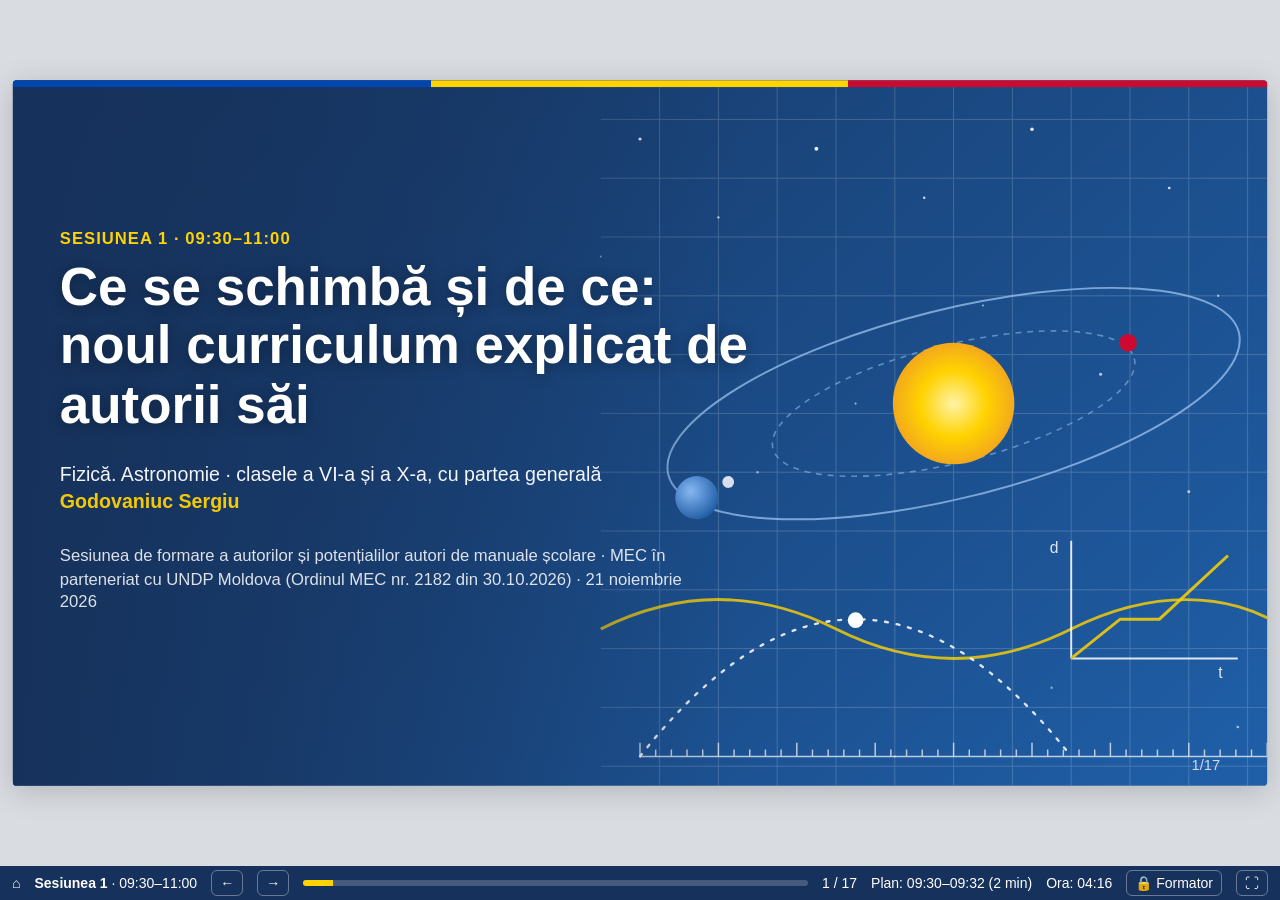
<file: sesiunea1.html>
<!DOCTYPE html>
<html lang="ro"><head><meta charset="utf-8"><meta name="viewport" content="width=device-width,initial-scale=1">
<title>Sesiunea 1: Ce se schimbă și de ce: noul curriculum explicat de autorii săi</title>
<link rel="stylesheet" href="assets/style.css"><link rel="icon" href="assets/favicon.svg" type="image/svg+xml"><link rel="icon" href="assets/favicon-32.png" sizes="32x32"><link rel="apple-touch-icon" href="assets/apple-touch-icon.png"><meta name="theme-color" content="#16325c"></head>
<body class="deck" data-start="09:30">
<div id="stage-wrap"><div id="stage">
<section class="slide cover" data-min="2">
<div class="tricolor"></div><svg class="cover-art" viewBox="0 0 1280 720" preserveAspectRatio="xMaxYMid slice" xmlns="http://www.w3.org/2000/svg" aria-hidden="true">
<defs>
 <radialGradient id="sun" cx="50%" cy="50%" r="50%"><stop offset="0" stop-color="#fff3a6"/><stop offset=".55" stop-color="#ffd200"/><stop offset="1" stop-color="#f3a91c"/></radialGradient>
 <radialGradient id="pl" cx="35%" cy="35%" r="70%"><stop offset="0" stop-color="#8fc1ff"/><stop offset="1" stop-color="#1f5fa8"/></radialGradient>
 <linearGradient id="fade" x1="0" x2="1"><stop offset="0" stop-color="#16325c" stop-opacity="1"/><stop offset=".58" stop-color="#16325c" stop-opacity="0"/></linearGradient>
</defs>
<circle cx="640" cy="60" r="1.6" fill="#fff" opacity="0.9"/><circle cx="720" cy="140" r="1.2" fill="#fff" opacity="0.7"/><circle cx="820" cy="70" r="2" fill="#fff" opacity="0.9"/><circle cx="930" cy="120" r="1.3" fill="#fff" opacity="0.8"/><circle cx="1040" cy="50" r="1.8" fill="#fff" opacity="0.9"/><circle cx="1180" cy="110" r="1.4" fill="#fff" opacity="0.8"/><circle cx="1230" cy="220" r="1.2" fill="#fff" opacity="0.6"/><circle cx="700" cy="260" r="1" fill="#fff" opacity="0.5"/><circle cx="1110" cy="300" r="1.6" fill="#fff" opacity="0.7"/><circle cx="860" cy="330" r="1.1" fill="#fff" opacity="0.6"/><circle cx="990" cy="230" r="1" fill="#fff" opacity="0.6"/><circle cx="760" cy="400" r="1.3" fill="#fff" opacity="0.5"/><circle cx="1200" cy="420" r="1.5" fill="#fff" opacity="0.7"/><circle cx="600" cy="180" r="1" fill="#fff" opacity="0.5"/><circle cx="1060" cy="620" r="1.2" fill="#fff" opacity="0.5"/><circle cx="1250" cy="660" r="1.4" fill="#fff" opacity="0.6"/><circle cx="900" cy="690" r="1" fill="#fff" opacity="0.5"/>
<g opacity=".18" stroke="#fff" stroke-width="1"><line x1="660" y1="0" x2="660" y2="720"/><line x1="720" y1="0" x2="720" y2="720"/><line x1="780" y1="0" x2="780" y2="720"/><line x1="840" y1="0" x2="840" y2="720"/><line x1="900" y1="0" x2="900" y2="720"/><line x1="960" y1="0" x2="960" y2="720"/><line x1="1020" y1="0" x2="1020" y2="720"/><line x1="1080" y1="0" x2="1080" y2="720"/><line x1="1140" y1="0" x2="1140" y2="720"/><line x1="1200" y1="0" x2="1200" y2="720"/><line x1="1260" y1="0" x2="1260" y2="720"/><line x1="600" y1="40" x2="1280" y2="40"/><line x1="600" y1="100" x2="1280" y2="100"/><line x1="600" y1="160" x2="1280" y2="160"/><line x1="600" y1="220" x2="1280" y2="220"/><line x1="600" y1="280" x2="1280" y2="280"/><line x1="600" y1="340" x2="1280" y2="340"/><line x1="600" y1="400" x2="1280" y2="400"/><line x1="600" y1="460" x2="1280" y2="460"/><line x1="600" y1="520" x2="1280" y2="520"/><line x1="600" y1="580" x2="1280" y2="580"/><line x1="600" y1="640" x2="1280" y2="640"/><line x1="600" y1="700" x2="1280" y2="700"/></g>
<g transform="translate(960 330)">
 <ellipse rx="300" ry="96" fill="none" stroke="#9cc3f0" stroke-width="2" opacity=".75" transform="rotate(-14)"/>
 <ellipse rx="190" ry="60" fill="none" stroke="#9cc3f0" stroke-width="1.6" opacity=".55" transform="rotate(-14)" stroke-dasharray="6 6"/>
 <circle r="62" fill="url(#sun)"/>
 <circle cx="-262" cy="96" r="22" fill="url(#pl)"/>
 <circle cx="-230" cy="80" r="6" fill="#d9e3ef"/>
 <circle cx="178" cy="-62" r="9" fill="#cc092f"/>
</g>
<path d="M600 560 C 680 520, 760 520, 840 560 S 1000 600, 1080 560 S 1240 520, 1300 560" fill="none" stroke="#ffd200" stroke-width="3" opacity=".8"/>
<path d="M640 690 Q 860 410 1080 690" fill="none" stroke="#fff" stroke-width="2.4" stroke-dasharray="3 9" stroke-linecap="round" opacity=".85"/>
<circle cx="860" cy="551" r="8" fill="#fff"/>
<g transform="translate(1080 470)" stroke="#fff" stroke-width="2" fill="none" opacity=".85">
 <line x1="0" y1="120" x2="170" y2="120"/><line x1="0" y1="120" x2="0" y2="0"/>
 <polyline points="0,120 50,80 90,80 160,15" stroke="#ffd200" stroke-width="3"/>
 <text x="150" y="140" fill="#fff" stroke="none" font-size="16" font-family="Segoe UI,Arial">t</text><text x="-22" y="12" fill="#fff" stroke="none" font-size="16" font-family="Segoe UI,Arial">d</text>
</g>
<g transform="translate(640 690)" opacity=".7"><line x1="0" y1="0" x2="0" y2="-14" stroke="#fff" stroke-width="1.5"/><line x1="16" y1="0" x2="16" y2="-7" stroke="#fff" stroke-width="1.5"/><line x1="32" y1="0" x2="32" y2="-7" stroke="#fff" stroke-width="1.5"/><line x1="48" y1="0" x2="48" y2="-7" stroke="#fff" stroke-width="1.5"/><line x1="64" y1="0" x2="64" y2="-7" stroke="#fff" stroke-width="1.5"/><line x1="80" y1="0" x2="80" y2="-14" stroke="#fff" stroke-width="1.5"/><line x1="96" y1="0" x2="96" y2="-7" stroke="#fff" stroke-width="1.5"/><line x1="112" y1="0" x2="112" y2="-7" stroke="#fff" stroke-width="1.5"/><line x1="128" y1="0" x2="128" y2="-7" stroke="#fff" stroke-width="1.5"/><line x1="144" y1="0" x2="144" y2="-7" stroke="#fff" stroke-width="1.5"/><line x1="160" y1="0" x2="160" y2="-14" stroke="#fff" stroke-width="1.5"/><line x1="176" y1="0" x2="176" y2="-7" stroke="#fff" stroke-width="1.5"/><line x1="192" y1="0" x2="192" y2="-7" stroke="#fff" stroke-width="1.5"/><line x1="208" y1="0" x2="208" y2="-7" stroke="#fff" stroke-width="1.5"/><line x1="224" y1="0" x2="224" y2="-7" stroke="#fff" stroke-width="1.5"/><line x1="240" y1="0" x2="240" y2="-14" stroke="#fff" stroke-width="1.5"/><line x1="256" y1="0" x2="256" y2="-7" stroke="#fff" stroke-width="1.5"/><line x1="272" y1="0" x2="272" y2="-7" stroke="#fff" stroke-width="1.5"/><line x1="288" y1="0" x2="288" y2="-7" stroke="#fff" stroke-width="1.5"/><line x1="304" y1="0" x2="304" y2="-7" stroke="#fff" stroke-width="1.5"/><line x1="320" y1="0" x2="320" y2="-14" stroke="#fff" stroke-width="1.5"/><line x1="336" y1="0" x2="336" y2="-7" stroke="#fff" stroke-width="1.5"/><line x1="352" y1="0" x2="352" y2="-7" stroke="#fff" stroke-width="1.5"/><line x1="368" y1="0" x2="368" y2="-7" stroke="#fff" stroke-width="1.5"/><line x1="384" y1="0" x2="384" y2="-7" stroke="#fff" stroke-width="1.5"/><line x1="400" y1="0" x2="400" y2="-14" stroke="#fff" stroke-width="1.5"/><line x1="416" y1="0" x2="416" y2="-7" stroke="#fff" stroke-width="1.5"/><line x1="432" y1="0" x2="432" y2="-7" stroke="#fff" stroke-width="1.5"/><line x1="448" y1="0" x2="448" y2="-7" stroke="#fff" stroke-width="1.5"/><line x1="464" y1="0" x2="464" y2="-7" stroke="#fff" stroke-width="1.5"/><line x1="480" y1="0" x2="480" y2="-14" stroke="#fff" stroke-width="1.5"/><line x1="496" y1="0" x2="496" y2="-7" stroke="#fff" stroke-width="1.5"/><line x1="512" y1="0" x2="512" y2="-7" stroke="#fff" stroke-width="1.5"/><line x1="528" y1="0" x2="528" y2="-7" stroke="#fff" stroke-width="1.5"/><line x1="544" y1="0" x2="544" y2="-7" stroke="#fff" stroke-width="1.5"/><line x1="560" y1="0" x2="560" y2="-14" stroke="#fff" stroke-width="1.5"/><line x1="576" y1="0" x2="576" y2="-7" stroke="#fff" stroke-width="1.5"/><line x1="592" y1="0" x2="592" y2="-7" stroke="#fff" stroke-width="1.5"/><line x1="608" y1="0" x2="608" y2="-7" stroke="#fff" stroke-width="1.5"/><line x1="624" y1="0" x2="624" y2="-7" stroke="#fff" stroke-width="1.5"/><line x1="640" y1="0" x2="640" y2="-14" stroke="#fff" stroke-width="1.5"/><line x1="0" y1="0" x2="640" y2="0" stroke="#fff" stroke-width="1.5"/></g>
<rect width="1280" height="720" fill="url(#fade)"/>
</svg>
<div class="s-body"><div class="kicker">Sesiunea 1 · 09:30–11:00</div>
<h2>Ce se schimbă și de ce:<br>noul curriculum explicat de autorii săi</h2>
<div class="meta">Fizică. Astronomie · clasele a VI-a și a X-a, cu partea generală<br><b>Godovaniuc Sergiu</b></div>
<div class="small" style="margin-top:30px;opacity:.85">Sesiunea de formare a autorilor și potențialilor autori de manuale școlare · MEC în parteneriat cu UNDP Moldova (Ordinul MEC nr. 2182 din 30.10.2026) · 21 noiembrie 2026</div></div>
<div class="s-foot"><span class="src"></span><span>1/17</span></div>
</section>
<section class="slide " data-min="3">
<div class="tricolor"></div><div class="s-head"><div><div class="kicker">Ziua de formare</div><h2>Trei sesiuni, un singur fir: de la rezultatul învățării la pagina de manual</h2></div></div>
<div class="s-body"><table class="agenda">
<tr class="now"><td class="h">09:30–11:00</td><td><b>1. Ce se schimbă și de ce</b> – noutățile curriculumului și argumentele autorilor</td></tr>
<tr><td class="h">11:30–13:00</td><td><b>2. Proiectarea manualului pornind de la rezultatele învățării</b> – de la unitatea de învățare la tema din manual</td></tr>
<tr><td class="h">14:00–16:00</td><td><b>3. Specificul disciplinei și conexiunile interdisciplinare</b> – investigație, astronomie, matematică, proiecte</td></tr></table>
<div class="cols c3" style="margin-top:18px">
<div class="box"><div class="lab">La final, participanții</div>cunosc noutățile curriculumului și le pot argumenta, folosind comparația 2019–2026, în deciziile pentru un manual.</div>
<div class="box"><div class="lab">Lucrăm pe</div>VI – clasa a VI-a (prima clasă a disciplinei); X R și X U/G/A/S – clasa a X-a (începutul spirei liceale), profil real și profilurile umanist, general, arte, sport; plus partea generală.</div>
<div class="box"><div class="lab">Cum lucrăm</div>vot de pe telefon, activități cu verificare automată pe ecran, lucru în 3 grupe: VI · X R · X U/G/A/S.</div></div></div>
<div class="s-foot"><span class="src"></span><span>2/17</span></div>
</section>
<section class="slide " data-min="5">
<div class="tricolor"></div><div class="s-head"><div><div class="kicker">Start · vot de pe telefon</div><h2>De unde porniți?</h2></div></div>
<div class="s-body"><div data-poll="s1_start"></div></div>
<div class="s-foot"><span class="src"><a href="docs/Curriculum_Fizica_Astronomie_2026.pdf#page=6" target="_blank" rel="noopener">Curriculum, p. 6: documentul este destinat și autorilor de manuale</a></span><span>3/17</span></div>
</section>
<section class="slide " data-min="4">
<div class="tricolor"></div><div class="s-head"><div><div class="kicker">Paradigma</div><h2>De la „ce trebuie să știe elevul/eleva” la „ce poate face cu ceea ce știe”</h2></div></div>
<div class="s-body"><div class="cols c2"><div class="box old"><div class="lab">Model tradițional</div><p class="big">transmitere de cunoștințe</p><p>Disciplina orientată spre reproducerea cunoștințelor.</p></div>
<div class="box new"><div class="lab">Modelul curriculumului 2026</div><p class="big">formare de competențe</p><p>Elevul/eleva devine participant activ: observă, investighează, modelează, validează rezultatele.</p></div></div>
<div class="strip"><span class="cap">2019: ce trebuie să știe elevul/eleva</span><img src="assets/img/carte.png" alt=""><img src="assets/img/formule.png" alt=""><img src="assets/img/tabla.png" alt=""><img class="arrow" src="assets/img/sageata.png" alt=""><img src="assets/img/analiza.png" alt=""><img src="assets/img/rotite.png" alt=""><img src="assets/img/bec.png" alt=""><span class="cap">2026: ce poate face cu ceea ce știe</span></div>
<div class="quote" style="margin-top:10px">Fizica – domeniu fundamental; astronomia – domeniu aplicativ și integrator, care oferă contexte autentice pentru legile naturii.</div>
</div>
<div class="s-foot"><span class="src"><a href="docs/Tabloul_elementelor_de_noutate_MEC_2026_Fizica.pdf#page=4" target="_blank" rel="noopener">imagine: Tabloul noutăților, MEC</a> · <a href="docs/Curriculum_Fizica_Astronomie_2026.pdf#page=5" target="_blank" rel="noopener">Curriculum, Preliminarii, p. 5</a> · <a href="docs/Curriculum_Fizica_Astronomie_2026.pdf#page=6" target="_blank" rel="noopener">p. 6</a> · <a href="docs/Curriculum_Fizica_Astronomie_2026.pdf#page=8" target="_blank" rel="noopener">niveluri taxonomice, p. 8</a></span><span>4/17</span></div>
</section>
<section class="slide " data-min="5">
<div class="tricolor"></div><div class="s-head"><div><div class="kicker">Harta documentului</div><h2>Unde se găsește fiecare reper în curriculum</h2></div></div>
<div class="s-body"><div class="steps small">
<div class="st"><b>Preliminarii · p. 5–10</b>Concepția, rolul, paradigma, profilurile, noile educații</div>
<div class="st"><b>Glosar · p. 10–12</b>rezultat al învățării, unitate de competență, întrebare autentică, investigație</div>
<div class="st"><b>Administrare · p. 12–13</b>Tabelul 1: ore/săptămână, ore/an, nr. de unități</div>
<div class="st"><b>Competențe · p. 14</b>Cinci competențe specifice comune VI–XII</div>
<div class="st"><b>Unități pe clase · p. 15+</b>ore, UC, conținuturi, RÎ, contexte, proiecte, finalități</div></div>
<div class="cols c2" style="margin-top:16px">
<div class="box"><div class="lab">Clasa a VI-a · p. 15–24</div>34 de ore · 2 unități: <b>Mărimi fizice. Măsurări</b> (15 ore) și <b>Fenomene mecanice</b> (15 ore) · 2 ore la discreția cadrului didactic · 1 proiect (2 ore)</div>
<div class="box"><div class="lab">Clasa a X-a · profil real p. 65–82 · profilurile umanist, general, arte, sport p. 124–137</div>Profil real: 102 ore, 5 unități + <b>10 ore de investigații</b> · celelalte profiluri: 68 de ore, 5 unități · 2 proiecte pe an</div></div>
<div class="note" style="font-size:18px"><b>Important:</b> sub fiecare tabel de ore – „Numărul de ore este <b>obligatoriu pentru autorii de manuale</b> și are caracter orientativ pentru cadrele didactice”.</div></div>
<div class="s-foot"><span class="src"><a href="docs/Curriculum_Fizica_Astronomie_2026.pdf#page=13" target="_blank" rel="noopener">Tabelul 1, p. 13</a> · <a href="docs/Curriculum_Fizica_Astronomie_2026.pdf#page=15" target="_blank" rel="noopener">clasa a VI-a, p. 15</a> · <a href="docs/Curriculum_Fizica_Astronomie_2026.pdf#page=65" target="_blank" rel="noopener">clasa a X-a, profil real, p. 65</a> · <a href="docs/Curriculum_Fizica_Astronomie_2026.pdf#page=124" target="_blank" rel="noopener">profilurile umanist, general, arte, sport, p. 124</a></span><span>5/17</span></div>
</section>
<section class="slide " data-min="10">
<div class="tricolor"></div><div class="s-head"><div><div class="kicker">Activitate · verificare automată</div><h2>2019 sau 2026? Recunoașteți curriculumul</h2></div></div>
<div class="s-body"><div data-classify><script type="application/json">{"title": "Atribuiți fiecare afirmație curriculumului corespunzător", "cats": ["2019", "2026"], "items": [{"t": "Patru competențe specifice; modelarea și comunicarea sunt implicite.", "c": "2019", "why": "În 2026 sunt cinci: modelarea (CS3) și comunicarea (CS5) devin distincte."}, {"t": "CS3 Modelarea și CS5 Comunicarea sunt competențe distincte.", "c": "2026", "why": "Curriculum, p. 14."}, {"t": "Formulări generale de tipul „elevul/eleva poate…”.", "c": "2019", "why": "Înlocuite de RÎ observabile, codificate."}, {"t": "Rezultate ale învățării cu cod (de ex. RÎ 2.6.2) și finalități la sfârșitul fiecărei clase.", "c": "2026", "why": "RÎ 2.6.2 = unitatea de învățare 2, unitatea de competență 2.6, rezultatul 2 (clasa a VI-a, p. 22); finalități p. 23–24."}, {"t": "Astronomia concentrată într-o unitate în clasa a XII-a.", "c": "2019", "why": "În 2026 astronomia este domeniu integrator VI–XII."}, {"t": "10 ore pe an de investigații experimentale la profilul real (X–XII).", "c": "2026", "why": "3 ore identificarea problemelor + 6 ore de laborator; caracter formativ (p. 65)."}, {"t": "Proiecte neprecizate ca număr și temă.", "c": "2019", "why": "În 2026: 4 teme propuse pe clasă, 1 proiect în VI, 2 pe an în VII–XII."}, {"t": "Spira gimnaziului (VI–IX) și spira liceului (X–XII); conținuturile de „Extindere” eliminate.", "c": "2026", "why": "În 2019: trei spire și extinderi."}, {"t": "Unitatea de învățare: valori proiectate, unități de competență, conținuturi, rezultate ale învățării, contexte, conexiuni, terminologie.", "c": "2026", "why": "Structura stabilă a fiecărei unități de învățare."}, {"t": "Liste de conținuturi și activități recomandate.", "c": "2019", "why": "Înlocuite de lanțul unitate de competență – conținut – rezultat al învățării."}], "src": "Sursa: <a href=\"docs/Sugestii_metodologice_DRAFT2.pdf#page=8\" target=\"_blank\" rel=\"noopener\">Sugestii metodologice, Tabelul 1.4 „Inovațiile curriculumului”, p. 8–9<\/a>"}</script></div></div>
<div class="s-foot"><span class="src"></span><span>6/17</span></div>
</section>
<section class="slide " data-min="5">
<div class="tricolor"></div><div class="s-head"><div><div class="kicker">Elementele de noutate · 1–2</div><h2>Disciplină unificată și rezultate măsurabile</h2></div></div>
<div class="s-body"><div class="cols c2"><div class="box nov"><img class="nov-ic" src="assets/img/sistem-solar.png" alt=""><div class="lab" style="color:var(--blue)">Noutatea 1</div><h3>Disciplină unificată</h3><div class="small muted">De la „Fizică” la „Fizică. Astronomie” (VI–XII)</div>
<div class="cols c2" style="margin-top:8px;gap:10px"><div class="box old small" style="box-shadow:none;background:#f4f5f7"><div class="lab">2019</div>Astronomia – capitol izolat la finalul clasei a XII-a.</div>
<div class="box new small" style="box-shadow:none;background:#f3f7fd"><div class="lab">2026</div>Astronomia – domeniu integrator în toate clasele.</div></div>
<div class="box man small" style="box-shadow:none;margin-top:8px"><div class="lab">Ce înseamnă pentru manual</div>Contexte cosmice în unitățile existente, nu un capitol nou. Ex. clasa a VI-a: fazele Lunii (p. 19–20); clasa a X-a: sateliții în mișcarea circulară uniformă (p. 67).</div>
<div class="src" style="margin-top:4px"><a href="docs/Curriculum_Fizica_Astronomie_2026.pdf#page=6" target="_blank" rel="noopener">Curriculum, p. 6</a> · <a href="docs/Curriculum_Fizica_Astronomie_2026.pdf#page=19" target="_blank" rel="noopener">clasa a VI-a, p. 19–20</a></div></div><div class="box nov"><img class="nov-ic" src="assets/img/tinta.png" alt=""><div class="lab" style="color:var(--blue)">Noutatea 2</div><h3>Rezultate măsurabile</h3><div class="small muted">De la obiective generale la RÎ observabile</div>
<div class="cols c2" style="margin-top:8px;gap:10px"><div class="box old small" style="box-shadow:none;background:#f4f5f7"><div class="lab">2019</div>Formulări vagi: „elevul/eleva poate explica…”.</div>
<div class="box new small" style="box-shadow:none;background:#f3f7fd"><div class="lab">2026</div>Enunțuri concrete: elev/elevă + verb + obiect + context.</div></div>
<div class="box man small" style="box-shadow:none;margin-top:8px"><div class="lab">Ce înseamnă pentru manual</div>Fiecare temă din manual pornește de la un rezultat al învățării; itemii, rubricile și secțiunea „Pot să…” derivă din verbul lui. Ex.: RÎ 2.6.2 „calculează… utilizând datele din tabele” (clasa a VI-a, p. 22).</div>
<div class="src" style="margin-top:4px"><a href="docs/Curriculum_Fizica_Astronomie_2026.pdf#page=11" target="_blank" rel="noopener">Glosar, p. 11</a> · <a href="docs/Curriculum_Fizica_Astronomie_2026.pdf#page=22" target="_blank" rel="noopener">clasa a VI-a, p. 22</a></div></div></div></div>
<div class="s-foot"><span class="src"></span><span>7/17</span></div>
</section>
<section class="slide " data-min="5">
<div class="tricolor"></div><div class="s-head"><div><div class="kicker">Elementele de noutate · 3–4</div><h2>Competențe noi distincte și era investigației</h2></div></div>
<div class="s-body"><div class="cols c2"><div class="box nov"><img class="nov-ic" src="assets/img/competente.png" alt=""><div class="lab" style="color:var(--blue)">Noutatea 3</div><h3>Modelare și comunicare</h3><div class="small muted">De la 4 la 5 competențe specifice</div>
<div class="cols c2" style="margin-top:8px;gap:10px"><div class="box old small" style="box-shadow:none;background:#f4f5f7"><div class="lab">2019</div>Modelarea și comunicarea – implicite.</div>
<div class="box new small" style="box-shadow:none;background:#f3f7fd"><div class="lab">2026</div>CS3 Modelarea și CS5 Comunicarea – competențe distincte, comune VI–XII.</div></div>
<div class="box man small" style="box-shadow:none;margin-top:8px"><div class="lab">Ce înseamnă pentru manual</div>Graficul nu mai e ilustrație: elevul/eleva îl construiește din datele lui (RÎ 2.7.2) și redactează raportul structurat (RÎ 1.6.2). Manualul oferă modele de raport.</div>
<div class="src" style="margin-top:4px"><a href="docs/Curriculum_Fizica_Astronomie_2026.pdf#page=14" target="_blank" rel="noopener">competențele specifice, p. 14</a> · <a href="docs/Curriculum_Fizica_Astronomie_2026.pdf#page=18" target="_blank" rel="noopener">clasa a VI-a, p. 18–19</a></div></div><div class="box nov"><img class="nov-ic" src="assets/img/trepte.png" alt=""><div class="lab" style="color:var(--blue)">Noutatea 4</div><h3>Investigații experimentale</h3><div class="small muted">Dincolo de lucrarea „pas cu pas”</div>
<div class="cols c2" style="margin-top:8px;gap:10px"><div class="box old small" style="box-shadow:none;background:#f4f5f7"><div class="lab">2019</div>Preponderent lucrări cu protocol prestabilit.</div>
<div class="box new small" style="box-shadow:none;background:#f3f7fd"><div class="lab">2026</div>Investigația – activitate distinctă în Glosar; 10 ore pe an la profilul real, clasele X–XII.</div></div>
<div class="box man small" style="box-shadow:none;margin-top:8px"><div class="lab">Ce înseamnă pentru manual</div>Manualul propune întrebări deschise, nu doar fișe de lucru. Clasa a X-a, profil real: 3 ore pentru alegerea problemelor + 6 ore de laborator, fără note separate.</div>
<div class="src" style="margin-top:4px"><a href="docs/Curriculum_Fizica_Astronomie_2026.pdf#page=12" target="_blank" rel="noopener">Glosar, investigația, p. 12</a> · <a href="docs/Curriculum_Fizica_Astronomie_2026.pdf#page=65" target="_blank" rel="noopener">clasa a X-a, profil real, p. 65</a></div></div></div></div>
<div class="s-foot"><span class="src"></span><span>8/17</span></div>
</section>
<section class="slide " data-min="5">
<div class="tricolor"></div><div class="s-head"><div><div class="kicker">Elementele de noutate · 5–6</div><h2>Contexte autentice și noile educații</h2></div></div>
<div class="s-body"><div class="cols c2"><div class="box nov"><img class="nov-ic" src="assets/img/anvelopa.png" alt=""><div class="lab" style="color:var(--blue)">Noutatea 5</div><h3>Contexte autentice</h3><div class="small muted">Rubrica „Contexte de învățare” în fiecare unitate</div>
<div class="cols c2" style="margin-top:8px;gap:10px"><div class="box old small" style="box-shadow:none;background:#f4f5f7"><div class="lab">2019</div>Aplicații – exemple la finalul temei.</div>
<div class="box new small" style="box-shadow:none;background:#f3f7fd"><div class="lab">2026</div>Contexte cotidiene, digitale, colaborative – componentă structurală a unității.</div></div>
<div class="box man small" style="box-shadow:none;margin-top:8px"><div class="lab">Ce înseamnă pentru manual</div>Lecția începe cu o întrebare autentică (Glosar, p. 11). Ex. clasa a VI-a: traversarea străzii, timpul de reacție (C6, p. 20); clasa a X-a: GPS, aplicații de fitness, cu variantă fără dispozitiv (p. 66).</div>
<div class="src" style="margin-top:4px"><a href="docs/Curriculum_Fizica_Astronomie_2026.pdf#page=11" target="_blank" rel="noopener">Glosar, p. 11</a> · <a href="docs/Curriculum_Fizica_Astronomie_2026.pdf#page=20" target="_blank" rel="noopener">clasa a VI-a, p. 20–21</a></div></div><div class="box nov"><img class="nov-ic" src="assets/img/venn.png" alt=""><div class="lab" style="color:var(--blue)">Noutatea 6</div><h3>Noile educații</h3><div class="small muted">Durabilitate, digital și IA, cetățenie globală, sănătate, antreprenoriat</div>
<div class="cols c2" style="margin-top:8px;gap:10px"><div class="box old small" style="box-shadow:none;background:#f4f5f7"><div class="lab">2019</div>Integrare declarativă.</div>
<div class="box new small" style="box-shadow:none;background:#f3f7fd"><div class="lab">2026</div>„Noua educație integrată” la nivel de unitate; teme cross-curriculare marcate în conținut.</div></div>
<div class="box man small" style="box-shadow:none;margin-top:8px"><div class="lab">Ce înseamnă pentru manual</div>Integrare prin sarcini și criterii, nu prin teme separate. Ex. clasa a VI-a, unitatea 2: educația pentru sănătate – prevenirea accidentelor (p. 19); clasa a X-a, profil real, unitatea 3: dezvoltare durabilă (p. 72).</div>
<div class="src" style="margin-top:4px"><a href="docs/Curriculum_Fizica_Astronomie_2026.pdf#page=8" target="_blank" rel="noopener">Curriculum, p. 8</a> · <a href="docs/Curriculum_Fizica_Astronomie_2026.pdf#page=19" target="_blank" rel="noopener">clasa a VI-a, p. 19</a></div></div></div></div>
<div class="s-foot"><span class="src"></span><span>9/17</span></div>
</section>
<section class="slide " data-min="5">
<div class="tricolor"></div><div class="s-head"><div><div class="kicker">Elementele de noutate · 7–8</div><h2>Două spire și sincronizarea cu Matematica</h2></div></div>
<div class="s-body"><div class="cols c2"><div class="box nov"><img class="nov-ic" src="assets/img/spire.png" alt=""><div class="lab" style="color:var(--blue)">Noutatea 7</div><h3>Restructurarea spirelor</h3><div class="small muted">De la trei spire la două</div>
<div class="cols c2" style="margin-top:8px;gap:10px"><div class="box old small" style="box-shadow:none;background:#f4f5f7"><div class="lab">2019</div>Trei reluări (VI · VII–IX · X–XII) și conținuturi de „Extindere”.</div>
<div class="box new small" style="box-shadow:none;background:#f3f7fd"><div class="lab">2026</div>Spira gimnaziului (VI–IX, intuitiv-experimentală) și spira liceului (X–XII, aprofundare).</div></div>
<div class="box man small" style="box-shadow:none;margin-top:8px"><div class="lab">Ce înseamnă pentru manual</div>Fără reluări „de la zero”: în clasa a X-a vectorii se reactualizează din clasa a VII-a și se aplică (Tabel de sinteză, p. 20).</div>
<div class="src" style="margin-top:4px"><a href="docs/Conceptia_Fizica_Astronomie.pdf#page=14" target="_blank" rel="noopener">Concepția, p. 14–15</a> · <a href="docs/Tabel_de_sinteza_consultari.pdf#page=20" target="_blank" rel="noopener">Tabel de sinteză, p. 20</a></div></div><div class="box nov"><img class="nov-ic" src="assets/img/angrenaj.png" alt=""><div class="lab" style="color:var(--blue)">Noutatea 8</div><h3>Sincronizarea cu Matematica</h3><div class="small muted">Instrumentul matematic să fie deja predat</div>
<div class="cols c2" style="margin-top:8px;gap:10px"><div class="box old small" style="box-shadow:none;background:#f4f5f7"><div class="lab">2019</div>Fizica cerea uneori instrumente nepredate încă.</div>
<div class="box new small" style="box-shadow:none;background:#f3f7fd"><div class="lab">2026</div>Conexiuni explicite cu Matematica în fiecare unitate.</div></div>
<div class="box man small" style="box-shadow:none;margin-top:8px"><div class="lab">Ce înseamnă pentru manual</div>Se verifică programa de Matematică a clasei. Ex. clasa a VI-a: „Planul de coordonate” în semestrul I, sincron cu graficele mișcării – propunere acceptată, de negociat (p. 4).</div>
<div class="src" style="margin-top:4px"><a href="docs/Conceptia_Fizica_Astronomie.pdf#page=19" target="_blank" rel="noopener">Concepția, p. 19</a> · <a href="docs/Tabel_de_sinteza_consultari.pdf#page=4" target="_blank" rel="noopener">Tabel de sinteză, p. 4</a></div></div></div></div>
<div class="s-foot"><span class="src"></span><span>10/17</span></div>
</section>
<section class="slide " data-min="3">
<div class="tricolor"></div><div class="s-head"><div><div class="kicker">Diferențierea pe clase și profiluri</div><h2>Aceeași fizică, trei manuale diferite: VI · X R · X U/G/A/S</h2></div></div>
<div class="s-body"><table class="t prof-t"><tr><th style="width:17%"></th><th style="width:21%"><span class="pill c6">VI</span> clasa a VI-a</th><th style="width:31%"><span class="pill cr">X R</span> profil real</th><th style="width:31%"><span class="pill cu">X U/G/A/S</span> profilurile umanist, general, arte, sport</th></tr><tr><td><b>Ore: pe an / pe săptămână</b></td><td>34 / 1</td><td>102 / 3</td><td>68 / 2</td></tr><tr><td><b>Unitățile, în ordine</b></td><td>Mărimi fizice. Măsurări · Fenomene mecanice</td><td>Cinematica · Dinamica · Lucrul, energia și impulsul mecanic · Elemente de statică · Oscilații și unde</td><td>Cinematica · Dinamica · Elemente de statică · Lucrul, energia și impulsul mecanic · Oscilații și unde</td></tr><tr><td><b>Laborator · proiecte</b></td><td>3 lucrări · 1 proiect</td><td>5 lucrări + 10 ore de investigații · 2 proiecte</td><td>5 lucrări · 2 proiecte</td></tr><tr><td><b>„Cinematica”</b></td><td>–</td><td>22 de ore: vectori grafic <b>și analitic</b>, relativitatea mișcării, căderea liberă, mișcarea parabolică, eroarea relativă</td><td>17 ore: vectori <b>doar grafic</b>, legile mișcării rectilinii, mișcarea circulară uniformă; fără cădere liberă și mișcare parabolică</td></tr><tr><td><b>Accentul</b></td><td>observare, măsurare, calcul simplu, siguranța proprie</td><td>modelare matematică, investigație, estimarea erorilor</td><td>descriere, interpretarea graficelor, aplicații cotidiene și de siguranță</td></tr></table><div class="note blue small" style="margin-top:8px"><b>Prescurtările din prezentări:</b> <span class="pill c6">VI</span> clasa a VI-a · <span class="pill cr">X R</span> clasa a X-a, profil real · <span class="pill cu">X U/G/A/S</span> clasa a X-a, profilurile umanist, general, arte, sport.</div></div>
<div class="s-foot"><span class="src"><a href="docs/Curriculum_Fizica_Astronomie_2026.pdf#page=15" target="_blank" rel="noopener">Curriculum, clasa a VI-a, p. 15</a> · <a href="docs/Curriculum_Fizica_Astronomie_2026.pdf#page=65" target="_blank" rel="noopener">clasa a X-a, profil real, p. 65–69</a> · <a href="docs/Curriculum_Fizica_Astronomie_2026.pdf#page=124" target="_blank" rel="noopener">profilurile umanist, general, arte, sport, p. 124–127</a> · <a href="docs/Conceptia_Fizica_Astronomie.pdf#page=10" target="_blank" rel="noopener">Concepția, p. 10</a></span><span>11/17</span></div>
</section>
<section class="slide " data-min="5">
<div class="tricolor"></div><div class="s-head"><div><div class="kicker">De ce?</div><h2>Argumentele autorilor: trei dileme rezolvate</h2></div></div>
<div class="s-body"><div class="cols c3">
<div class="box"><h3>Fără supraîncărcare</h3><p>Dilema-cheie: ce conținuturi au valoare formativă esențială, fără a supraîncărca. Se evită conceptele abstracte premature la gimnaziu.</p><div class="src"><a href="docs/Conceptia_Fizica_Astronomie.pdf#page=6" target="_blank" rel="noopener">Concepția, p. 6</a></div></div>
<div class="box"><h3>Alfabetizare științifică</h3><p>Elevii/elevele sunt expuși la mituri și pseudoștiință. De la memorarea formulelor la înțelegerea, evaluarea critică și utilizarea informației științifice.</p><div class="src"><a href="docs/Conceptia_Fizica_Astronomie.pdf#page=7" target="_blank" rel="noopener">Concepția, p. 7</a></div></div>
<div class="box"><h3>Teorie + aplicare</h3><p>Rigoarea rămâne indispensabilă, dar e dublată de contexte relevante; lucrări de laborator realizabile în timpul alocat.</p><div class="src"><a href="docs/Conceptia_Fizica_Astronomie.pdf#page=6" target="_blank" rel="noopener">Concepția, p. 6–7</a></div></div></div>
<div class="note blue" style="font-size:19px;margin-top:14px"><b>Pentru manual:</b> profilurile liceale diferă prin profunzime și grad de formalizare: la profilul real – modelare matematică și investigare aprofundată; la profilurile umanist, general, arte, sport – alfabetizare științifică, interpretare, impact social (<a href="docs/Conceptia_Fizica_Astronomie.pdf#page=8" target="_blank" rel="noopener">Concepția, p. 8</a>).</div></div>
<div class="s-foot"><span class="src"></span><span>12/17</span></div>
</section>
<section class="slide " data-min="4">
<div class="tricolor"></div><div class="s-head"><div><div class="kicker">Consultarea publică</div><h2>Curriculumul a fost revizuit pe baza a 178 de poziții</h2></div></div>
<div class="s-body"><div class="cols c2"><div data-chart><script type="application/json">{"title": "Deciziile grupului de autori (clasele VI–XII)", "rows": [["Acceptate", 65, "var(--ok)"], ["Acceptate parțial", 37, "var(--warn)"], ["Respinse", 66, "var(--bad)"], ["Deja valorificate", 8, "#8b95a3"], ["Fără decizie", 2, "#c0c6cf"]], "src": "<a href=\"docs/Tabel_de_sinteza_consultari.pdf#page=2\" target=\"_blank\" rel=\"noopener\">Tabel de sinteză, Tabloul general, p. 2<\/a>"}</script></div><div><div data-chart><script type="application/json">{"title": "Clasele noastre: poziții consolidate", "rows": [["Clasa a VI-a", 18], ["Clasa a X-a, profil real", 17], ["Clasa a X-a, celelalte profiluri", 13]], "src": "<a href=\"docs/Tabel_de_sinteza_consultari.pdf#page=2\" target=\"_blank\" rel=\"noopener\">Tabel de sinteză, p. 2<\/a>"}</script></div>
<div class="box" style="margin-top:12px"><b>57,3 %</b> din propuneri au fost valorificate (integral sau parțial). Respingerile au trei argumente recurente: <b>decongestionarea</b>, <b>adecvarea la vârstă și la matematică</b>, aspectul <b>deja acoperit</b> de RÎ sau contexte. <div class="src"><a href="docs/Tabel_de_sinteza_consultari.pdf#page=53" target="_blank" rel="noopener">Concluzii, p. 53</a></div></div></div></div></div>
<div class="s-foot"><span class="src"></span><span>13/17</span></div>
</section>
<section class="slide " data-min="12">
<div class="tricolor"></div><div class="s-head"><div><div class="kicker">Activitate · vot + dezvăluire</div><h2>Ghiciți decizia autorilor</h2></div></div>
<div class="s-body"><div data-decisions><script type="application/json">{"items": [{"q": "s1_d1", "clasa": "Clasa a VI-a", "cine": "Anenii Noi, Cimișlia", "prop": "Eroarea absolută instrumentală – de exclus; activitățile să se limiteze la calcularea valorii medii.", "statut": "Respins", "why": "Conținuturile se mențin: eroarea absolută instrumentală se determină printr-o regulă simplă și formează rigoarea măsurărilor.", "src": "<a href=\"docs/Tabel_de_sinteza_consultari.pdf#page=5\" target=\"_blank\" rel=\"noopener\">Tabel de sinteză, p. 5<\/a>"}, {"q": "s1_d2", "clasa": "Clasa a VI-a", "cine": "Călărași", "prop": "De introdus eroarea relativă în clasa a VI-a, inclusiv prin transfer de la clasa a X-a.", "statut": "Respins", "why": "Suprasolicitare; complexitate matematică inadecvată clasei a VI-a.", "src": "<a href=\"docs/Tabel_de_sinteza_consultari.pdf#page=6\" target=\"_blank\" rel=\"noopener\">Tabel de sinteză, p. 6<\/a>"}, {"q": "s1_d3", "clasa": "Clasa a VI-a", "cine": "Ialoveni", "prop": "Precizarea multiplilor și submultiplilor utilizați și includerea unor tabele de sprijin pentru transformări.", "statut": "Acceptat", "why": "În Sugestiile metodologice și în RÎ se precizează multiplii și submultiplii; se recomandă tabele de conversie adaptate nivelului elevilor/elevelor.", "src": "<a href=\"docs/Tabel_de_sinteza_consultari.pdf#page=5\" target=\"_blank\" rel=\"noopener\">Tabel de sinteză, p. 5<\/a> · <a href=\"docs/Curriculum_Fizica_Astronomie_2026.pdf#page=16\" target=\"_blank\" rel=\"noopener\">RÎ 1.1.3, p. 16<\/a>"}, {"q": "s1_d4", "clasa": "Clasa a VI-a", "cine": "Basarabeasca, Căușeni, Drochia", "prop": "Studierea modulului „Planul de coordonate” la Matematică în semestrul I, sincron cu „Reprezentarea grafică a mișcării”.", "statut": "Acceptat", "why": "Se acceptă; urmează să fie negociată cu autorii curriculumului la Matematică.", "src": "<a href=\"docs/Tabel_de_sinteza_consultari.pdf#page=4\" target=\"_blank\" rel=\"noopener\">Tabel de sinteză, p. 4<\/a>"}, {"q": "s1_d5", "clasa": "Clasa a X-a, profil real", "cine": "Bălți", "prop": "Revizuirea sau excluderea mișcării pe traiectorie parabolică, considerată cu aparat matematic complex.", "statut": "Respins", "why": "Studiul ei dezvoltă competența de modelare a fenomenelor mecanice.", "src": "<a href=\"docs/Tabel_de_sinteza_consultari.pdf#page=19\" target=\"_blank\" rel=\"noopener\">Tabel de sinteză, p. 19<\/a> · <a href=\"docs/Curriculum_Fizica_Astronomie_2026.pdf#page=68\" target=\"_blank\" rel=\"noopener\">RÎ 1.3.4, p. 68<\/a>"}, {"q": "s1_d6", "clasa": "Clasa a X-a, profilurile umanist, general, arte, sport", "cine": "UTAG", "prop": "O modalitate alternativă de măsurare acolo unde se folosește GPS tracking, ca accesul la dispozitive să nu condiționeze RÎ.", "statut": "Acceptat", "why": "GPS tracking-ul rămâne opțional și contextual; e posibilă o variantă alternativă de măsurare.", "src": "<a href=\"docs/Tabel_de_sinteza_consultari.pdf#page=20\" target=\"_blank\" rel=\"noopener\">Tabel de sinteză, p. 20<\/a>"}, {"q": "s1_d7", "clasa": "Clasa a X-a, profilurile umanist, general, arte, sport", "cine": "Chișinău", "prop": "Operațiile cu vectori sunt dificile la profilurile umanist, general, arte, sport; se recomandă acordarea unui timp mai mare.", "statut": "Acceptat parțial", "why": "Nu se suplimentează orele; se reduce calculul vectorial și se păstrează reprezentarea grafică, direcția, sensul, modulul și compunerea intuitivă.", "src": "<a href=\"docs/Tabel_de_sinteza_consultari.pdf#page=21\" target=\"_blank\" rel=\"noopener\">Tabel de sinteză, p. 21<\/a>"}]}</script></div></div>
<div class="s-foot"><span class="src"></span><span>14/17</span></div>
</section>
<section class="slide " data-min="7">
<div class="tricolor"></div><div class="s-head"><div><div class="kicker">Activitate · verificare automată</div><h2>Astronomia calibrată: ce intră în manual?</h2></div></div>
<div class="s-body"><div data-classify><script type="application/json">{"title": "Decizia grupului de autori pentru elementele propuse", "cats": ["Intră", "Nu intră"], "items": [{"t": "<span class=\"pill c6\">VI<\/span> Compararea dimensiunilor Pământului și Lunii și a distanței Pământ–Lună, exprimate în km.", "c": "Intră", "why": "Concret, fără calcule; RÎ 1.1.4 (Curriculum, p. 16)."}, {"t": "<span class=\"pill c6\">VI<\/span> Fazele principale ale Lunii ca fenomen observabil.", "c": "Intră", "why": "C1–C2 și RÎ 2.1.4 (Curriculum, p. 19–20)."}, {"t": "<span class=\"pill c6\">VI<\/span> Unitatea astronomică și anul-lumină.", "c": "Nu intră", "why": "Nu sunt unități SI; abstracte pentru 12 ani (Tabel de sinteză, p. 34)."}, {"t": "<span class=\"pill c6\">VI<\/span> Calculul timpului de propagare a luminii de la Soare.", "c": "Nu intră", "why": "Viteza luminii este un concept al claselor VIII–IX (Tabel de sinteză, p. 34)."}, {"t": "<span class=\"pill cr\">X R<\/span> Orbita circulară a satelitului ca model cinematic, cu caracterul idealizat precizat.", "c": "Intră", "why": "Aplicație directă a mișcării circulare uniforme (Tabel de sinteză, p. 40)."}, {"t": "<span class=\"pill cr\">X R<\/span> Prima viteză cosmică, în unitatea „Dinamica”.", "c": "Intră", "why": "Sincronizarea cu Matematica permite studiul ei (Tabel de sinteză, p. 19)."}, {"t": "<span class=\"pill cu\">X U/G/A/S<\/span> Mișcarea corpurilor cerești ca exemplu de mișcare circulară uniformă.", "c": "Intră", "why": "RÎ 1.1.4 (Curriculum, p. 125)."}, {"t": "<span class=\"pill cr\">X R<\/span> <span class=\"pill cu\">X U/G/A/S<\/span> O unitate separată „Astronomie”, cu ore și evaluare proprii.", "c": "Nu intră", "why": "Regula generală: fără unități de competență distincte, fără ore dedicate, fără evaluare separată (Tabel de sinteză, p. 53)."}], "src": "Surse: <a href=\"docs/Tabel_de_sinteza_consultari.pdf#page=34\" target=\"_blank\" rel=\"noopener\">Tabel de sinteză, cap. II, p. 34–35<\/a> · <a href=\"docs/Tabel_de_sinteza_consultari.pdf#page=40\" target=\"_blank\" rel=\"noopener\">p. 40<\/a> · <a href=\"docs/Tabel_de_sinteza_consultari.pdf#page=53\" target=\"_blank\" rel=\"noopener\">p. 53<\/a> · <a href=\"docs/Curriculum_Fizica_Astronomie_2026.pdf#page=19\" target=\"_blank\" rel=\"noopener\">Curriculum, clasa a VI-a, p. 19–20<\/a>"}</script></div></div>
<div class="s-foot"><span class="src"></span><span>15/17</span></div>
</section>
<section class="slide " data-min="4">
<div class="tricolor"></div><div class="s-head"><div><div class="kicker">Concluzie</div><h2>Cinci repere pentru manual care decurg din noutăți</h2></div></div>
<div class="s-body"><div class="cols c2"><div>
<p class="big rep">1. Lecția pornește de la un rezultat al învățării, nu de la un titlu de temă.</p>
<p class="big rep">2. Numărul de teme respectă orele din curriculum.</p>
<p class="big rep">3. Fiecare unitate are o întrebare autentică și un context real.</p></div><div>
<p class="big rep">4. Graficul, modelul și raportul sunt produse ale elevului/elevei, nu ilustrații.</p>
<p class="big rep">5. Astronomia și noile educații intră în sarcini, nu în capitole separate.</p>
<div class="note">Le verificăm pe teme concrete în Sesiunea 2.</div></div></div></div>
<div class="s-foot"><span class="src"><a href="docs/Curriculum_Fizica_Astronomie_2026.pdf#page=11" target="_blank" rel="noopener">Glosar, p. 11</a> · <a href="docs/Curriculum_Fizica_Astronomie_2026.pdf#page=15" target="_blank" rel="noopener">nota de sub tabelul orelor, p. 15</a> · <a href="docs/Tabel_de_sinteza_consultari.pdf#page=53" target="_blank" rel="noopener">Tabel de sinteză, p. 53</a></span><span>16/17</span></div>
</section>
<section class="slide " data-min="6">
<div class="tricolor"></div><div class="s-head"><div><div class="kicker">Ieșire · vot de pe telefon</div><h2>Un cuvânt despre noul curriculum</h2></div></div>
<div class="s-body"><div data-poll="s1_exit"></div></div>
<div class="s-foot"><span class="src"></span><span>17/17</span></div>
</section>
</div></div>
<script type="application/json" id="enc-notes">{"s": "xJ7abqSNIgvmBHw3z8RmHA==", "i": "lNX8Diyqw+WgO/H1", "c": "2ndUMxPlvMPxIeLwUn7YFZ7W5DnstBBbQThEm9S1kYjlAWPMtZ99C85ysOBksumgPQoEoYAVp0t4pNKVX0vn9oGc0CyfW6opzUIZU/VAuSCK3ZHl1hINYwCyOIrGa5vnNKiamSMFvknr/K2iKpyNE5HUqD20+jvj+fZz3bJkjdvHj6OGC4GleXtFg11gRZZEaSWZWpK84TwBkcf/8V7C4jbILNGmIwTgxnsFwFHfZ3NRVww3tCnn6CxVxXijZdBqJDmJgfLeWVQ8KNy+iyxHJKQ4+jHiQb39e0kBUhZhpO0sFebBytBZSEScotmvRA7rqgoTLFk52Q/Jpw0ZQubNZ3wSzr+8LXU5xcFoRZSoubI5gRWae8gP9uPgPEivdaZaelawRS1BSHfUJT/nsmLZGohZNoy7wHVIKJ8/47a5AdnOFqRK7Q2ikzulynx3d7QpsEYYKfFfm5jVUukNhDzEVYxE2myj9r6oO3q5/gtNTtxWHPdxfflJkOKqHQ25DTyxcAtR1ZWMEHzr2RTWtJ/3sIr99uTxhCuCxBfTlmErChQMG0V/[base64]/nJxyA9VjiXEA5k2Y7NyMozqCzEq9j0t2Mrg7+ppVWfb+0xkSIJa5QnPBFQTOSXmR7ky05DBJC1py3A+Ye2NY/cA/jTlhHgnwy6uonfaquxoctAoZN8iVqJz5EbEWpQJkfrvEUEFuQablX/1F/3B/h0Bh+l8WS/hxPdGqh8T7UhVMLO+j6DTMo+xk8/unE7reAX9jWe1C2csHB3On2JOFh5rB2uaHL3d56/jZM1FvhAGVzR7Uz+5zZ4v0a0VPS/jFz4UGT+8/OkjGykse9ETAWbAEFZeZgKSWTMLS4dJU6wvz1/iXNq48KQyaJIoWpfGYR2PbdczOai6R/simhT7EPMMWc88sVRPP1i3QqSN8nl4u7PYIZNM2fa5q+AX2kwwCV+N4iN/f5CCUk6HhKWNUUMPd3W9SRpXF+9kY/f/iwQk+dn7KMw2UUhZn2FzGRqUGkj56tVv5C9YbYt3gzkVM4irW7D4PJr2lrPU4fzA3fnGeDeScJf9LWc422NvEUKbjTeji4xaBknxSYI2PkcwkGYeEFglkTfaeFSqiEFRp9cgW7VFVjE7Xfi/uiIzC6pylbisTmUo138yyOXY4zM+1v8WKdtieyMvZJy/G+kLron7ZM/C2FdrGiPZvY28/d0Ay912r1zfm0jMTc3ryqMtGeYtN3astegNfHJ9SRWiIeruMh68S6qo12MZMvxs4eoaprOXNW/HHH4yDfcLEoGUJflKknCNkEjzvwdcrGtv3nLDpH+O+ftHSxdI33OuyuoeSTDWrl9YrH2n4Wfc0D6AhK84NPUjz6YaVAN3bMLyAlS8f8DeoaGve5LAun266/vf20/[base64]/tV5eB4yB8s3sWftNM/rrjxXb6zMD5gSsKLStYTc0L1HQ9i9rtayjyMDQM/MrkYvHKkPT/vmEGhlhjyQmXcdwbQojBgeqn/[base64]/icAhQPu9oFWhaI+6YHKr4fRABMtDcQHEuwWy/zoPPFb155a4R0qqCdxroZH4YfMnubC68ZNG9zukWte73ZCrrqfBWT5Qn6Bve4oQ24ZghU0EH6hcwA1xhLuaXQxBKIZQEtMwZ+AgdDJfXN3D7+m9jsnFGD0iE57cdwrsByC+FPeZVQSYwSDkY2+u/zDoOIaTWsT7KunYNzkxMFgDvwYfcMs79l6CN1vNjw/PK3cb5QprABcRd4sgEbmo6JmxIShC8wKhauOKD2K3Cv1A7WAG/p6EEK4cblczsu+aoluJlp28PFI7unqR9DgSGWbH0dSr6qhkLYXAPeB7ecQb6d927f20DAvprI51dVjh9iUpBFMUzUsiUuTykFuIOLEnR7G5lcPknaF3whwEFL5mojE+2wuUz9zAsRxogJWdNANXaQ+S/Yjl46SSxjbivcr2ydXn6JZcpcGZUJT6gpknV/9MA8cuRwU1w26UbQwEib/C3GTxOK4FJ5AboUUCseu+cSaL9+3dTaUXZ9DElOO2ZyOE6vQBiyKjye9vfjdPui/[base64]/g/7bD6C5OMIcpoZMdo1TFr6AExVw87lo+0BcvRjJaf8AYsggtRW4D/szSE74ESi2NECu5EcIuBRI7EEbHQBNlpaWqXQhBXf1/TmBdIxxPxK0PJ/ptPjfyA1WlOpu3Bv5wUpnIJGB+3vnifqPJ+r8dbRBtok+Ao5ZYfCFhtAaHbsPwlB11S0KQ9eSN7BIDxwiIa1tuNW1DKK7cW79p3k6vZBvQPhb7VSGo9pRR4nwOqqx9AH1EKTotsrIj5GPmuTQr1G8kn1GF5q5uQLKlcapriSE+bfb6y7pmJU/7BqW05C87mEQ00oLjmCOXICblt51x3OX5h5Wv4K4pfwTIv/yxeJbu3+IxBpxkWZ048Dks72XtLr6bel2EXXkBbTcaTNrV7L8/Kr7aljmoYypIBoRoyvi804K8JoA4Cy/IMcWrPgaAzQFXLym/eMbCPwRJPPo/NL+EOHEvqalQ3cY+LDiNstg70dtHtqs7NucoIa0r9Sr+FBjzTE3ILfvcOOJt4DuPzHnZWjJ5coX3JCQaEBtlFRcqJ/gTchHXlm2Cp232c0mX7HtKqQ1k+SqW/oZ0O0HLAGirBNzFsH6UOArGlg3VtnDFs8Mm/WjGUM+9bpcAoR1MUII3XKhdZ9AQPB35m/zWAmZAAvJ/zN5SSrJRwigoLGegBXa3QwA0NnXnqVZRKc6tMT7j8lNSIxRMiaV4rcmciNQFp/iVV98TIf23igc8FNCDM9hBQbCSatdDa5oIKs56sHPmj7la+5kmkVUlR28mSP0mvvMmus/kEFKG9yBKdYpKB8vKNjEBxuOb86xD5SvbBzNYCCrooTRTIE+132aq+pyAxQABV0QSZ+5kbGPNU7UGNps0L32VTOIknOreNZv7sbqJIuhJ+pzvTD4mPJUXkivkuQltz8PLQfB9rS4DB6k40QKgA+dPTBlUkw8jBXtw2vRjV5j4qgUAw7oKtsidDAWWvJcXSmoC2QHkQl/hC3DfyEOyRfMVWiFVQZMcLODbzKhgUo5N4cvkOTiA8+E+fHmlGj90uDweSRlAYTi5dMiyU5cQNXz537mZwxE1rhoeIWt0uDqnNWs50FBcR/nnabecpN1Dg9aSqzCD5V3vSHeR/pnHB6hHNBRChwpQqUAFcUpJtGbHB4UbCzxUsgDqq0v/c0XB2693H4zXhOk169vUx7+s3a3WPwnNy7zD76Gc1lI0CMOqjb2x7KA11mlYAGTNSZUl5vRmv4NtPeL9qQt+TepSGvSFto5bxg0P9CJcAvRXlhLkcftdaEMrnW622HBYQnctmGVQnGft5yESnf3JgHWaZNaMPRg2bQm/7gcF1OV75iAn6TnMEzN+8cHt2EAiqMBZmxwX4zt4/XkUFoVqJAi9N7N92E2OkRJtg5Ir94KkOsToBQacGqPTevDatPkprV9lp+WdXspEw9jkhRmqEg3Qo8Vw2mP1WJ7rlH/1wOP2yccWgGoPiBILv1aiUj1FIaXFwoLqZiUHZ8vZy/DpLI2F0QH2n/TrWXG7+dhYcgvzUsgoq6iSzoTyoW7UBgqMuAkN5JNJOGCC2bDBkKKscKnxrZQtJLNKQofUE7rewx9WSlgJ8ilq+kC1f0a90JzHjeoSj28vMMAwktTn/DusD34tbBQJrzG6NlNf13rynYji1oxN7rAz+q7nEMjBnXkIhL3nESlQKL4cZ9pDNcaJMZSabxDNSGA3Q+W9B/ez6VG7Wq47zaiv4oDL0DGBZAe0cZRKZRYfpf/pHYKeMdvsRBJHlwICTOYpVROIB3eflnsFFq6Ndaxl3VftZX7o8/72nJMLzEgfYBdbM8xvJSh56TVut+07keyChsFdDeuxW0uYqng+z+O7TjywokSM5yLdjAo8Kct0BUO76hVk5ZS02B0jyXToE5ENmC2x7oTUH/xbip4Nm6E9ERB5C2YHw25YJsmQ3qjsiZtF5/Efwovc6HWoEvREGRdftXAQz614G/vsddEpNFQFn4eMtUVn76+kqdpG8CtW2pNARn4k0dWnvQAVqI5UZXLFU+v0se6cWcI8tSipfnWYR8+riSQ0zq4/jRbTRXB/S5u/kAJWw3CzZCIZw2h0+E91dzvehS9p8LX+B7iG+PnDaypjeaLSkjyhkttK4ahsUv/VleqNWQ85wzffhGdEqpXEF4JPj3RAtZmxfHQIzA14vwN3/0vMKoKWGQYF92GYt5KgwqacqPM9PR5WviRby9XI6uCmLKjDTUIcOTR1kZn0yM4sKKy7vZQJ1CHwfAJx8viDxLp1zoNt5RXdvYw8DmLDjeZXoXZX7OOqtMge0Udx2G7nGyxuSdoTypNjVVpB+hPzFa3nucM6MjlJt/8vrOG6sqbLMTUvc+y9/HiHCr0kOjfSpto0P7nHWLMHC4brEMuL75twlbKpIrJKocQnF8z29WpHzjKiHhbuXyUlvm+i4Oq8e4PcQI/QIkZ8aaN7A79SkO+aiq1mL6DHkg4pNuBr4Ypw2VoTsdWKMkqfVMijY+01B/1NHYGqR85DcFXRMHRNNQTcgqtdCdn4AKYVvCyq9YPOeSQkRFjexkddJuGOVGWp0eAwDryQJ+iCvPx6gsZjQoOOnMcPwXcKeL0Ot1eA/Uhu6mwAGGRxB+juAdFa60O/g3il+PdnIp/vy/LHdPJsha1zX9x/+6ICtEo5TvPUnqBHIfm8PVxWa0hDs9iIb9l1Sce+7KuMh9LVJsVeVttACL8a9TDytjA/TYuniTN20mvDoH67b2StPck1ISQUsoEOUIb0RNYkhawG5WAddJfRh39Uq2gWUzbGYnXA6JEekfIb2w9HuDzXzTNmj6nDvlJLOFslbjeD0mSfMULEiHWqz644FpcdUb0VUrtze/Dlcf16YLTWA3m38ZZJggGyOq9CznoEa+v2jbr+wQyqIYtPd/MmoMyZ2h/c5/c7ITdiOZX1tXZv/goUPuCr9SffEMzT45eU6G/+UYjw75KHio8BbliGVt41urZI7HZZLT21f5psmizRWufigMRQYtLqg2dQL1bijFAAfN7fAlfhc9mD90wftRJo1MCrtU7JSRQdfEVmLdk4kfP", "n": 250000}</script>
<aside id="notes"><h4>Notele formatorului</h4><div class="plan"></div><div class="body"></div></aside>
<div id="help"><b>Taste</b><br><kbd>→</kbd> / <kbd>Spațiu</kbd> înainte · <kbd>←</kbd> înapoi · <kbd>N</kbd> note (regim formator) · <kbd>F</kbd> ecran complet · <kbd>H</kbd> ajutor<br>
<span class="src">Butonul 🔒 – regimul de formator (note, setări vot). Fără adresa scriptului, sondajele funcționează în mod manual.</span></div>
<div id="bar"><a href="index.html" style="color:#fff;text-decoration:none" title="Pagina principală">⌂</a>
<span><b>Sesiunea 1</b> · 09:30–11:00</span>
<button class="b-prev" title="Înapoi">←</button><button class="b-next" title="Înainte">→</button>
<div class="prog"><i></i></div><span class="cnt"></span><span class="plan"></span><span class="clock"></span>
<button class="b-lock" title="Regim formator">🔒 Formator</button><button class="b-notes fo" title="Note (N)">Note</button><button class="b-full" title="Ecran complet (F)">⛶</button><button class="b-set fo" title="Setări vot">⚙</button></div>
<script src="assets/config.js"></script><script src="assets/qrcode.js"></script><script src="assets/questions.js"></script>
<script src="assets/live.js"></script><script src="assets/secure.js"></script><script src="assets/deck.js"></script>
</body></html>
</file>
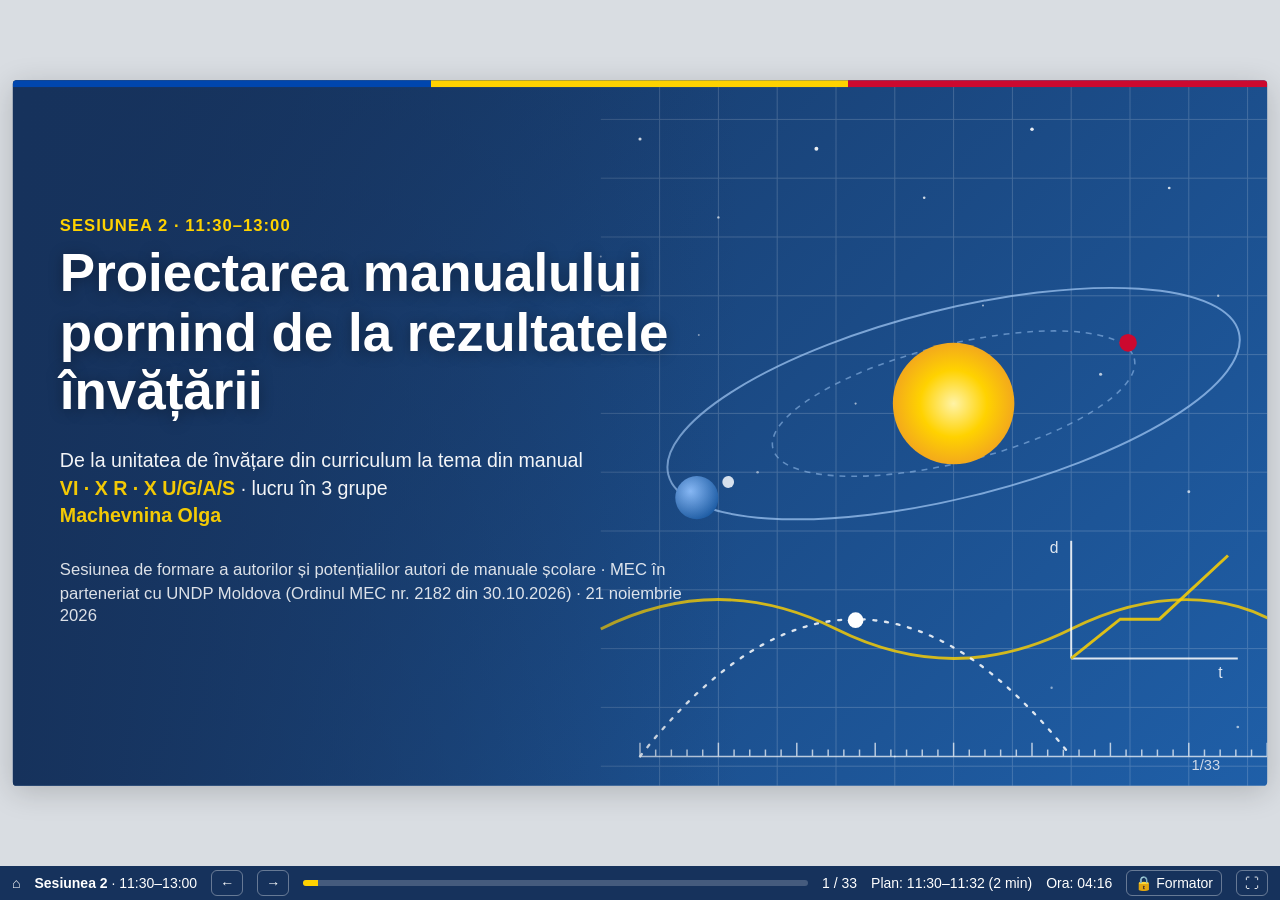
<file: sesiunea2.html>
<!DOCTYPE html>
<html lang="ro"><head><meta charset="utf-8"><meta name="viewport" content="width=device-width,initial-scale=1">
<title>Sesiunea 2: Proiectarea manualului pornind de la rezultatele învățării</title>
<link rel="stylesheet" href="assets/style.css"><link rel="icon" href="assets/favicon.svg" type="image/svg+xml"><link rel="icon" href="assets/favicon-32.png" sizes="32x32"><link rel="apple-touch-icon" href="assets/apple-touch-icon.png"><meta name="theme-color" content="#16325c"></head>
<body class="deck" data-start="11:30">
<div id="stage-wrap"><div id="stage">
<section class="slide cover" data-min="2">
<div class="tricolor"></div><svg class="cover-art" viewBox="0 0 1280 720" preserveAspectRatio="xMaxYMid slice" xmlns="http://www.w3.org/2000/svg" aria-hidden="true">
<defs>
 <radialGradient id="sun" cx="50%" cy="50%" r="50%"><stop offset="0" stop-color="#fff3a6"/><stop offset=".55" stop-color="#ffd200"/><stop offset="1" stop-color="#f3a91c"/></radialGradient>
 <radialGradient id="pl" cx="35%" cy="35%" r="70%"><stop offset="0" stop-color="#8fc1ff"/><stop offset="1" stop-color="#1f5fa8"/></radialGradient>
 <linearGradient id="fade" x1="0" x2="1"><stop offset="0" stop-color="#16325c" stop-opacity="1"/><stop offset=".58" stop-color="#16325c" stop-opacity="0"/></linearGradient>
</defs>
<circle cx="640" cy="60" r="1.6" fill="#fff" opacity="0.9"/><circle cx="720" cy="140" r="1.2" fill="#fff" opacity="0.7"/><circle cx="820" cy="70" r="2" fill="#fff" opacity="0.9"/><circle cx="930" cy="120" r="1.3" fill="#fff" opacity="0.8"/><circle cx="1040" cy="50" r="1.8" fill="#fff" opacity="0.9"/><circle cx="1180" cy="110" r="1.4" fill="#fff" opacity="0.8"/><circle cx="1230" cy="220" r="1.2" fill="#fff" opacity="0.6"/><circle cx="700" cy="260" r="1" fill="#fff" opacity="0.5"/><circle cx="1110" cy="300" r="1.6" fill="#fff" opacity="0.7"/><circle cx="860" cy="330" r="1.1" fill="#fff" opacity="0.6"/><circle cx="990" cy="230" r="1" fill="#fff" opacity="0.6"/><circle cx="760" cy="400" r="1.3" fill="#fff" opacity="0.5"/><circle cx="1200" cy="420" r="1.5" fill="#fff" opacity="0.7"/><circle cx="600" cy="180" r="1" fill="#fff" opacity="0.5"/><circle cx="1060" cy="620" r="1.2" fill="#fff" opacity="0.5"/><circle cx="1250" cy="660" r="1.4" fill="#fff" opacity="0.6"/><circle cx="900" cy="690" r="1" fill="#fff" opacity="0.5"/>
<g opacity=".18" stroke="#fff" stroke-width="1"><line x1="660" y1="0" x2="660" y2="720"/><line x1="720" y1="0" x2="720" y2="720"/><line x1="780" y1="0" x2="780" y2="720"/><line x1="840" y1="0" x2="840" y2="720"/><line x1="900" y1="0" x2="900" y2="720"/><line x1="960" y1="0" x2="960" y2="720"/><line x1="1020" y1="0" x2="1020" y2="720"/><line x1="1080" y1="0" x2="1080" y2="720"/><line x1="1140" y1="0" x2="1140" y2="720"/><line x1="1200" y1="0" x2="1200" y2="720"/><line x1="1260" y1="0" x2="1260" y2="720"/><line x1="600" y1="40" x2="1280" y2="40"/><line x1="600" y1="100" x2="1280" y2="100"/><line x1="600" y1="160" x2="1280" y2="160"/><line x1="600" y1="220" x2="1280" y2="220"/><line x1="600" y1="280" x2="1280" y2="280"/><line x1="600" y1="340" x2="1280" y2="340"/><line x1="600" y1="400" x2="1280" y2="400"/><line x1="600" y1="460" x2="1280" y2="460"/><line x1="600" y1="520" x2="1280" y2="520"/><line x1="600" y1="580" x2="1280" y2="580"/><line x1="600" y1="640" x2="1280" y2="640"/><line x1="600" y1="700" x2="1280" y2="700"/></g>
<g transform="translate(960 330)">
 <ellipse rx="300" ry="96" fill="none" stroke="#9cc3f0" stroke-width="2" opacity=".75" transform="rotate(-14)"/>
 <ellipse rx="190" ry="60" fill="none" stroke="#9cc3f0" stroke-width="1.6" opacity=".55" transform="rotate(-14)" stroke-dasharray="6 6"/>
 <circle r="62" fill="url(#sun)"/>
 <circle cx="-262" cy="96" r="22" fill="url(#pl)"/>
 <circle cx="-230" cy="80" r="6" fill="#d9e3ef"/>
 <circle cx="178" cy="-62" r="9" fill="#cc092f"/>
</g>
<path d="M600 560 C 680 520, 760 520, 840 560 S 1000 600, 1080 560 S 1240 520, 1300 560" fill="none" stroke="#ffd200" stroke-width="3" opacity=".8"/>
<path d="M640 690 Q 860 410 1080 690" fill="none" stroke="#fff" stroke-width="2.4" stroke-dasharray="3 9" stroke-linecap="round" opacity=".85"/>
<circle cx="860" cy="551" r="8" fill="#fff"/>
<g transform="translate(1080 470)" stroke="#fff" stroke-width="2" fill="none" opacity=".85">
 <line x1="0" y1="120" x2="170" y2="120"/><line x1="0" y1="120" x2="0" y2="0"/>
 <polyline points="0,120 50,80 90,80 160,15" stroke="#ffd200" stroke-width="3"/>
 <text x="150" y="140" fill="#fff" stroke="none" font-size="16" font-family="Segoe UI,Arial">t</text><text x="-22" y="12" fill="#fff" stroke="none" font-size="16" font-family="Segoe UI,Arial">d</text>
</g>
<g transform="translate(640 690)" opacity=".7"><line x1="0" y1="0" x2="0" y2="-14" stroke="#fff" stroke-width="1.5"/><line x1="16" y1="0" x2="16" y2="-7" stroke="#fff" stroke-width="1.5"/><line x1="32" y1="0" x2="32" y2="-7" stroke="#fff" stroke-width="1.5"/><line x1="48" y1="0" x2="48" y2="-7" stroke="#fff" stroke-width="1.5"/><line x1="64" y1="0" x2="64" y2="-7" stroke="#fff" stroke-width="1.5"/><line x1="80" y1="0" x2="80" y2="-14" stroke="#fff" stroke-width="1.5"/><line x1="96" y1="0" x2="96" y2="-7" stroke="#fff" stroke-width="1.5"/><line x1="112" y1="0" x2="112" y2="-7" stroke="#fff" stroke-width="1.5"/><line x1="128" y1="0" x2="128" y2="-7" stroke="#fff" stroke-width="1.5"/><line x1="144" y1="0" x2="144" y2="-7" stroke="#fff" stroke-width="1.5"/><line x1="160" y1="0" x2="160" y2="-14" stroke="#fff" stroke-width="1.5"/><line x1="176" y1="0" x2="176" y2="-7" stroke="#fff" stroke-width="1.5"/><line x1="192" y1="0" x2="192" y2="-7" stroke="#fff" stroke-width="1.5"/><line x1="208" y1="0" x2="208" y2="-7" stroke="#fff" stroke-width="1.5"/><line x1="224" y1="0" x2="224" y2="-7" stroke="#fff" stroke-width="1.5"/><line x1="240" y1="0" x2="240" y2="-14" stroke="#fff" stroke-width="1.5"/><line x1="256" y1="0" x2="256" y2="-7" stroke="#fff" stroke-width="1.5"/><line x1="272" y1="0" x2="272" y2="-7" stroke="#fff" stroke-width="1.5"/><line x1="288" y1="0" x2="288" y2="-7" stroke="#fff" stroke-width="1.5"/><line x1="304" y1="0" x2="304" y2="-7" stroke="#fff" stroke-width="1.5"/><line x1="320" y1="0" x2="320" y2="-14" stroke="#fff" stroke-width="1.5"/><line x1="336" y1="0" x2="336" y2="-7" stroke="#fff" stroke-width="1.5"/><line x1="352" y1="0" x2="352" y2="-7" stroke="#fff" stroke-width="1.5"/><line x1="368" y1="0" x2="368" y2="-7" stroke="#fff" stroke-width="1.5"/><line x1="384" y1="0" x2="384" y2="-7" stroke="#fff" stroke-width="1.5"/><line x1="400" y1="0" x2="400" y2="-14" stroke="#fff" stroke-width="1.5"/><line x1="416" y1="0" x2="416" y2="-7" stroke="#fff" stroke-width="1.5"/><line x1="432" y1="0" x2="432" y2="-7" stroke="#fff" stroke-width="1.5"/><line x1="448" y1="0" x2="448" y2="-7" stroke="#fff" stroke-width="1.5"/><line x1="464" y1="0" x2="464" y2="-7" stroke="#fff" stroke-width="1.5"/><line x1="480" y1="0" x2="480" y2="-14" stroke="#fff" stroke-width="1.5"/><line x1="496" y1="0" x2="496" y2="-7" stroke="#fff" stroke-width="1.5"/><line x1="512" y1="0" x2="512" y2="-7" stroke="#fff" stroke-width="1.5"/><line x1="528" y1="0" x2="528" y2="-7" stroke="#fff" stroke-width="1.5"/><line x1="544" y1="0" x2="544" y2="-7" stroke="#fff" stroke-width="1.5"/><line x1="560" y1="0" x2="560" y2="-14" stroke="#fff" stroke-width="1.5"/><line x1="576" y1="0" x2="576" y2="-7" stroke="#fff" stroke-width="1.5"/><line x1="592" y1="0" x2="592" y2="-7" stroke="#fff" stroke-width="1.5"/><line x1="608" y1="0" x2="608" y2="-7" stroke="#fff" stroke-width="1.5"/><line x1="624" y1="0" x2="624" y2="-7" stroke="#fff" stroke-width="1.5"/><line x1="640" y1="0" x2="640" y2="-14" stroke="#fff" stroke-width="1.5"/><line x1="0" y1="0" x2="640" y2="0" stroke="#fff" stroke-width="1.5"/></g>
<rect width="1280" height="720" fill="url(#fade)"/>
</svg>
<div class="s-body"><div class="kicker">Sesiunea 2 · 11:30–13:00</div>
<h2>Proiectarea manualului pornind de la rezultatele învățării</h2>
<div class="meta">De la unitatea de învățare din curriculum la tema din manual<br><b>VI · X R · X U/G/A/S</b> · lucru în 3 grupe<br><b>Machevnina Olga</b></div>
<div class="small" style="margin-top:30px;opacity:.85">Sesiunea de formare a autorilor și potențialilor autori de manuale școlare · MEC în parteneriat cu UNDP Moldova (Ordinul MEC nr. 2182 din 30.10.2026) · 21 noiembrie 2026</div></div>
<div class="s-foot"><span class="src"></span><span>1/33</span></div>
</section>
<section class="slide " data-min="10">
<div class="tricolor"></div><div class="s-head"><div><div class="kicker">Sesiunea 2 · deschidere</div><h2>Activitatea interactivă de deschidere a sesiunii</h2></div></div>
<div class="s-body"><div class="open-wrap"><img class="open-img" src="assets/img/s2_deschidere.jpg" alt="Manualul în centrul relației dintre curriculum, pedagogie și elevi"><div class="open-timer" data-timer="600"></div></div></div>
<div class="s-foot"><span class="src"></span><span>2/33</span></div>
</section>
<section class="slide " data-min="4">
<div class="tricolor"></div><div class="s-head"><div><div class="kicker">Start · vot de pe telefon</div><h2>Ce verificați primul?</h2></div></div>
<div class="s-body"><div data-poll="s2_start"></div></div>
<div class="s-foot"><span class="src"></span><span>3/33</span></div>
</section>
<section class="slide " data-min="4">
<div class="tricolor"></div><div class="s-head"><div><div class="kicker">Glosarul curriculumului</div><h2>Șase termeni pe care se sprijină manualul</h2></div></div>
<div class="s-body"><div class="cols c3 compact">
<div class="box"><h3>Rezultatul învățării</h3><p>Achiziție <b>observabilă și evaluabilă</b> pe care elevul/eleva o demonstrează la finalul unei secvențe de învățare.</p><div class="src"><a href="docs/Curriculum_Fizica_Astronomie_2026.pdf#page=11" target="_blank" rel="noopener">Glosar, p. 11</a></div></div>
<div class="box"><h3>Unitatea de competență</h3><p>Competența specifică formulată în termeni de acțiune, adaptată conținuturilor și clasei; numerotată după unitatea de învățare (de ex. <b>UC 2.6</b>).</p><div class="src"><a href="docs/Curriculum_Fizica_Astronomie_2026.pdf#page=11" target="_blank" rel="noopener">Glosar, p. 11</a></div></div>
<div class="box"><h3>Finalitățile învățării</h3><p>Rezultatele de atins pe nivel de clasă, într-un an școlar; <b>baza instrumentarului de evaluare</b>.</p><div class="src"><a href="docs/Curriculum_Fizica_Astronomie_2026.pdf#page=11" target="_blank" rel="noopener">Glosar, p. 11</a></div></div>
<div class="box"><h3>Întrebarea autentică</h3><p>Întrebare deschisă, ancorată într-o situație recognoscibilă, fără răspuns unic: cere investigare, comparare, argumentare.</p><div class="src"><a href="docs/Curriculum_Fizica_Astronomie_2026.pdf#page=11" target="_blank" rel="noopener">Glosar, p. 11</a></div></div>
<div class="box"><h3>Contexte de învățare</h3><p>Cotidiene și sociale, digitale sau media, creative și colaborative, în care elevii/elevele explorează și aplică conținuturile.</p><div class="src"><a href="docs/Curriculum_Fizica_Astronomie_2026.pdf#page=10" target="_blank" rel="noopener">Glosar, p. 10</a></div></div>
<div class="box"><h3>Proiectul interdisciplinar</h3><p>Integrarea învățării prin cercetare, digitalizare și impact comunitar, <b>fără a majora numărul de ore</b>.</p><div class="src"><a href="docs/Curriculum_Fizica_Astronomie_2026.pdf#page=11" target="_blank" rel="noopener">Glosar, p. 11</a></div></div></div></div>
<div class="s-foot"><span class="src"></span><span>4/33</span></div>
</section>
<section class="slide " data-min="8">
<div class="tricolor"></div><div class="s-head"><div><div class="kicker">Activitate · harta interactivă</div><h2>Anatomia unei unități: lanțul UC – conținut – RÎ</h2></div></div>
<div class="s-body"><div data-umap><script type="application/json">{"title": "Clasa a VI-a · unitatea de învățare 2 „Fenomene mecanice” (15 ore)", "uc": [["UC 2.1", "Identificarea stărilor de mișcare și de repaus față de un corp de referință"], ["UC 2.2", "Descrierea mișcării: punct material, traiectorie, distanță, durată, viteză"], ["UC 2.3", "Determinarea distanței, duratei, vitezei și vitezei medii prin măsurare și calcul"], ["UC 2.4", "Diferențierea mișcării rectilinii uniforme de mișcarea variată"], ["UC 2.5", "Interpretarea tabelelor și a graficelor distanței și vitezei în funcție de timp"], ["UC 2.6", "Aplicarea cunoștințelor despre mișcare, timp de reacție și distanță de oprire în siguranța rutieră"], ["UC 2.7", "Comunicarea rezultatelor investigațiilor și ale proiectului interdisciplinar"]], "c": [["C1", "Timpul, măsurarea timpului; originea astronomică a unităților; fazele Lunii"], ["C2", "Mișcare și repaus. Corp de referință; caracterul relativ al mișcării"], ["C3", "Descrierea mișcării. Viteza; υ = d/t; m/s ↔ km/h"], ["C4", "Reprezentarea grafică a mișcării: d(t), υ(t)"], ["C5", "Mișcarea variată. Viteza medie; lucrarea de laborator nr. 3"], ["C6", "Timpul de reacție. Distanța de oprire"]], "ri": [["2.1.2", "identifică corpul de referință în situații concrete", "C2"], ["2.1.4", "explică caracterul relativ al mișcării, inclusiv din astronomia observabilă; fazele Lunii", "C1,C2"], ["2.2.1", "corelează unitățile de timp cu fenomenele astronomice care le-au generat", "C1"], ["2.2.4", "definește viteza în mișcarea rectilinie uniformă", "C3"], ["2.3.3", "calculează viteza, distanța sau durata; transformă m/s ↔ km/h", "C3"], ["2.3.4", "calculează viteza medie (υm = dₜ/tₜ)", "C5"], ["2.4.2", "definește mișcarea variată, diferențiind-o de mișcarea rectilinie uniformă", "C5"], ["2.5.2", "interpretează graficele d(t) și υ(t)", "C4"], ["2.6.1", "definește timpul de reacție, distanța de frânare și distanța totală de oprire", "C6"], ["2.6.2", "calculează distanțele de reacție și de oprire, utilizând date din tabele", "C6"], ["2.6.3", "analizează situații de trafic și formulează recomandări de comportament preventiv", "C6"], ["2.7.2", "construiește graficele d(t) și υ(t) din datele proprii", "C4"]], "src": "RÎ prescurtate de formatori; textul complet: <a href=\"docs/Curriculum_Fizica_Astronomie_2026.pdf#page=19\" target=\"_blank\" rel=\"noopener\">Curriculum, clasa a VI-a, unitatea 2, p. 19–23<\/a>. Legătura RÎ–UC rezultă din cod; legătura RÎ–conținut este interpretarea formatorului."}</script></div></div>
<div class="s-foot"><span class="src"></span><span>5/33</span></div>
</section>
<section class="slide " data-min="3">
<div class="tricolor"></div><div class="s-head"><div><div class="kicker">Principiul</div><h2>Tema din manual se construiește invers: de la dovadă spre conținut</h2></div></div>
<div class="s-body"><div class="steps" style="font-size:19px">
<div class="st"><b>1. RÎ</b>Ce trebuie să demonstreze elevul/eleva? (verb + obiect + context)</div>
<div class="st"><b>2. Dovada</b>Ce produs arată că a reușit? (calcul, grafic, raport, recomandare)</div>
<div class="st"><b>3. Sarcina</b>Ce face elevul/eleva în temă ca să producă dovada?</div>
<div class="st"><b>4. Conținutul</b>Ce trebuie să știe pentru sarcină – exact cât trebuie</div>
<div class="st"><b>5. Contextul</b>Întrebarea autentică cu care începe tema</div></div>
<div class="note blue" style="font-size:19px;margin-top:16px">Curriculumul cere „corelarea între competențe, conținuturi și evaluare” și evitarea supraîncărcării. În manual, asta înseamnă: <b>nicio sarcină fără RÎ, niciun RÎ fără sarcină</b>.</div></div>
<div class="s-foot"><span class="src"><a href="docs/Curriculum_Fizica_Astronomie_2026.pdf#page=9" target="_blank" rel="noopener">Curriculum, Coerența curriculară, p. 9–10</a> · <a href="docs/Sugestii_metodologice_DRAFT2.pdf#page=74" target="_blank" rel="noopener">Sugestii, Fișa de verificare 3.8, p. 74</a></span><span>6/33</span></div>
</section>
<section class="slide " data-min="8">
<div class="tricolor"></div><div class="s-head"><div><div class="kicker">Activitate · verificare automată</div><h2>Verbul din RÎ decide tipul sarcinii</h2></div></div>
<div class="s-body"><div data-classify><script type="application/json">{"title": "Ce tip de rezultat al învățării servește fiecare sarcină? (clasa a VI-a, unitatea 2)", "cats": ["definește / identifică", "calculează", "interpretează", "măsoară / investighează", "analizează și recomandă", "reprezintă / comunică"], "items": [{"t": "Completează: „Distanța totală de oprire este suma dintre … și …”.", "c": "definește / identifică", "why": "RÎ 2.6.1."}, {"t": "Calculează distanța parcursă în timpul de reacție la 54 km/h, dacă timpul de reacție este 0,8 s.", "c": "calculează", "why": "RÎ 2.6.2: 54 km/h = 15 m/s; d = 15 m/s · 0,8 s = 12 m."}, {"t": "Pe graficul d(t), arată porțiunea în care autobuzul a stat în stație.", "c": "interpretează", "why": "RÎ 2.5.2."}, {"t": "Măsoară-ți timpul de reacție cu o riglă lăsată să cadă, de 5 ori, și calculează media.", "c": "măsoară / investighează", "why": "RÎ 2.3.1 (măsurarea duratei) și valoarea medie (RÎ 1.3.2)."}, {"t": "Fotografiază trecerea de pietoni de lângă școală și formulează trei recomandări argumentate.", "c": "analizează și recomandă", "why": "RÎ 2.6.3."}, {"t": "Numește corpul de referință față de care pasagerul din autobuz este în repaus.", "c": "definește / identifică", "why": "RÎ 2.1.2."}, {"t": "Construiește graficul d(t) din tabelul măsurărilor tale, cu axele etichetate.", "c": "reprezintă / comunică", "why": "RÎ 2.7.2."}, {"t": "Transformă 36 km/h în m/s și află ce distanță parcurge bicicleta în 2 s.", "c": "calculează", "why": "RÎ 2.3.3: 36 km/h = 10 m/s; d = 20 m."}], "src": "Sarcini-exemplu elaborate de formatori pe baza <a href=\"docs/Curriculum_Fizica_Astronomie_2026.pdf#page=19\" target=\"_blank\" rel=\"noopener\">Curriculum, clasa a VI-a, unitatea 2, p. 19–23<\/a>"}</script></div></div>
<div class="s-foot"><span class="src"></span><span>7/33</span></div>
</section>
<section class="slide " data-min="4">
<div class="tricolor"></div><div class="s-head"><div><div class="kicker">Diferențierea pe clase și profiluri</div><h2>Aceeași fizică, trei manuale diferite: VI · X R · X U/G/A/S</h2></div></div>
<div class="s-body"><table class="t prof-t"><tr><th style="width:17%"></th><th style="width:21%"><span class="pill c6">VI</span> clasa a VI-a</th><th style="width:31%"><span class="pill cr">X R</span> profil real</th><th style="width:31%"><span class="pill cu">X U/G/A/S</span> profilurile umanist, general, arte, sport</th></tr><tr><td><b>Ore: pe an / pe săptămână</b></td><td>34 / 1</td><td>102 / 3</td><td>68 / 2</td></tr><tr><td><b>Unitățile, în ordine</b></td><td>Mărimi fizice. Măsurări · Fenomene mecanice</td><td>Cinematica · Dinamica · Lucrul, energia și impulsul mecanic · Elemente de statică · Oscilații și unde</td><td>Cinematica · Dinamica · Elemente de statică · Lucrul, energia și impulsul mecanic · Oscilații și unde</td></tr><tr><td><b>Laborator · proiecte</b></td><td>3 lucrări · 1 proiect</td><td>5 lucrări + 10 ore de investigații · 2 proiecte</td><td>5 lucrări · 2 proiecte</td></tr><tr><td><b>„Cinematica”</b></td><td>–</td><td>22 de ore: vectori grafic <b>și analitic</b>, relativitatea mișcării, căderea liberă, mișcarea parabolică, eroarea relativă</td><td>17 ore: vectori <b>doar grafic</b>, legile mișcării rectilinii, mișcarea circulară uniformă; fără cădere liberă și mișcare parabolică</td></tr><tr><td><b>Accentul</b></td><td>observare, măsurare, calcul simplu, siguranța proprie</td><td>modelare matematică, investigație, estimarea erorilor</td><td>descriere, interpretarea graficelor, aplicații cotidiene și de siguranță</td></tr></table><div class="note blue small" style="margin-top:8px"><b>Prescurtările din prezentări:</b> <span class="pill c6">VI</span> clasa a VI-a · <span class="pill cr">X R</span> clasa a X-a, profil real · <span class="pill cu">X U/G/A/S</span> clasa a X-a, profilurile umanist, general, arte, sport.</div></div>
<div class="s-foot"><span class="src"><a href="docs/Curriculum_Fizica_Astronomie_2026.pdf#page=15" target="_blank" rel="noopener">Curriculum, clasa a VI-a, p. 15</a> · <a href="docs/Curriculum_Fizica_Astronomie_2026.pdf#page=65" target="_blank" rel="noopener">clasa a X-a, profil real, p. 65–69</a> · <a href="docs/Curriculum_Fizica_Astronomie_2026.pdf#page=124" target="_blank" rel="noopener">profilurile umanist, general, arte, sport, p. 124–127</a> · <a href="docs/Conceptia_Fizica_Astronomie.pdf#page=10" target="_blank" rel="noopener">Concepția, p. 10</a></span><span>8/33</span></div>
</section>
<section class="slide " data-min="7">
<div class="tricolor"></div><div class="s-head"><div><div class="kicker">Activitate · verificare automată</div><h2>„Cinematica”: sarcina este doar pentru X R sau pentru ambele profiluri?</h2></div></div>
<div class="s-body"><div class="kin-h"><span class="pill cr">X R</span> 22 de ore · RÎ 1.1.1–1.5.2 &nbsp;|&nbsp; <span class="pill cu">X U/G/A/S</span> 17 ore · RÎ 1.1.1–1.4.3</div><div data-classify><script type="application/json">{"title": "", "cats": ["Doar X R", "Ambele profiluri"], "items": [{"t": "Descompune viteza unei mingi aruncate oblic pe axele Ox și Oy și determină bătaia.", "c": "Doar X R", "why": "X R: RÎ 1.3.4 și 1.4.4 (mișcarea parabolică). La X U/G/A/S mișcarea parabolică nu este prevăzută."}, {"t": "Calculează proiecțiile vectorului viteză pe axele de coordonate, pentru un unghi dat.", "c": "Doar X R", "why": "X R: RÎ 1.3.1 – operații cu vectori grafic și analitic. La X U/G/A/S vectorii se reprezintă doar grafic (RÎ 1.1.2)."}, {"t": "O minge cade liber de la 20 m. În cât timp atinge solul? (rezistența aerului se neglijează)", "c": "Doar X R", "why": "X R: RÎ 1.4.2 – căderea liberă. La X U/G/A/S nu este prevăzută."}, {"t": "Pasagerul merge pe puntea vaporului spre prova. Ce viteză are față de mal?", "c": "Doar X R", "why": "X R: RÎ 1.1.4 – mișcarea relativă și de transport (C3)."}, {"t": "Estimează eroarea relativă la verificarea legii mișcării pe planul înclinat.", "c": "Doar X R", "why": "X R: RÎ 1.2.3 și C5 „Eroarea relativă”."}, {"t": "Adună grafic, la scară, vectorii deplasării unui traseu prin oraș.", "c": "Ambele profiluri", "why": "X R: RÎ 1.3.1 · X U/G/A/S: RÎ 1.1.2."}, {"t": "Din graficul υ(t) al troleibuzului, află accelerația la pornirea din stație.", "c": "Ambele profiluri", "why": "X R: RÎ 1.3.2 · X U/G/A/S: RÎ 1.2.1–1.2.2."}, {"t": "Ventilatorul face 300 de rotații pe minut. Calculează perioada și frecvența.", "c": "Ambele profiluri", "why": "X R: RÎ 1.4.3 · X U/G/A/S: RÎ 1.4.2. T = 0,2 s; ν = 5 Hz."}], "src": "<a href=\"docs/Curriculum_Fizica_Astronomie_2026.pdf#page=66\" target=\"_blank\" rel=\"noopener\">Curriculum, X R, „Cinematica”, p. 66–69<\/a> · <a href=\"docs/Curriculum_Fizica_Astronomie_2026.pdf#page=125\" target=\"_blank\" rel=\"noopener\">X U/G/A/S, „Cinematica”, p. 125–127<\/a>"}</script></div></div>
<div class="s-foot"><span class="src"></span><span>9/33</span></div>
</section>
<section class="slide " data-min="5">
<div class="tricolor"></div><div class="s-head"><div><div class="kicker">Model</div><h2>Modelul structurii unei teme din manual derivate din RÎ</h2></div></div>
<div class="s-body"><div class="cols c4 small">
<div class="box new"><div class="lab">1 · Deschidere</div><b>Întrebarea autentică</b><br>o situație recognoscibilă (ex. „Câți metri parcurge mașina până începe să frâneze?”)</div>
<div class="box new"><div class="lab">2 · Ce știu deja</div>reactualizare scurtă: RÎ anterioare, instrumentul matematic necesar</div>
<div class="box new"><div class="lab">3 · Explorez</div>observare, măsurare, investigație, simulare – elevul/eleva produce date</div>
<div class="box new"><div class="lab">4 · Înțeleg</div>conceptul, relația, modelul; terminologia din curriculum</div>
<div class="box new"><div class="lab">5 · Aplic</div>sarcini pe trei niveluri (bază / aplicare / provocare), etichetate cu RÎ</div>
<div class="box new"><div class="lab">6 · Comunic</div>tabel, grafic, concluzie argumentată, raport</div>
<div class="box man"><div class="lab">7 · Pot să…</div>RÎ reformulat la persoana I: criteriile de succes ale elevului/elevei</div>
<div class="box man"><div class="lab">8 · Legături</div>astronomie, noua educație, Matematică/TIC/Geografie – doar unde servesc RÎ</div></div>
<div class="cols c2 small" style="margin-top:10px"><div class="note blue">Numărul de ore din curriculum este <b>obligatoriu pentru autorii de manuale</b>: volumul fiecărei teme se raportează la orele unității.</div><div class="box new"><div class="lab">Model aliniat</div><a href="docs/PDLD_Fizica_Astronomie_VI_X.pdf#page=1" target="_blank" rel="noopener">Proiectarea de lungă durată VI și X</a>: ore și teme pe unități, aliniate la curriculum.</div></div></div>
<div class="s-foot"><span class="src">Propunere a formatorilor, construită pe <a href="docs/Curriculum_Fizica_Astronomie_2026.pdf#page=8" target="_blank" rel="noopener">paradigma didactică, p. 8</a>, <a href="docs/Curriculum_Fizica_Astronomie_2026.pdf#page=11" target="_blank" rel="noopener">Glosar, p. 11</a> și <a href="docs/Conceptia_Fizica_Astronomie.pdf#page=15" target="_blank" rel="noopener">Concepția, p. 15</a></span><span>10/33</span></div>
</section>
<section class="slide " data-min="5">
<div class="tricolor"></div><div class="s-head"><div><div class="kicker">Demonstrație · generator</div><h2>Model generat: din RÎ la scheletul temei din manual</h2></div></div>
<div class="s-body"><div data-gen><script type="application/json">{"secs": [["q", "Întrebarea autentică"], ["stie", "Ce știu deja"], ["expl", "Explorez"], ["concept", "Înțeleg"], ["aplica", "Aplic (3 niveluri)"], ["dovada", "Dovada RÎ"], ["pot", "Pot să…"], ["leg", "Legături"]], "items": [{"clasa": "VI – clasa a VI-a", "cod": "2.6.2", "pag": "p. 22", "ri": "calculează distanța parcursă în timpul de reacție și distanța totală de oprire pentru diferite valori ale vitezei, utilizând datele din tabele sau situații date, și interpretează semnificația rezultatelor pentru siguranța rutieră", "q": "Șoferul vede mingea pe carosabil. Câți metri parcurge mașina până începe să frâneze?", "stie": "υ = d/t și d = υ·t (RÎ 2.3.3); transformarea km/h → m/s.", "expl": "Timpul propriu de reacție măsurat cu rigla (5 încercări, valoarea medie).", "concept": "Distanța de reacție, distanța de frânare (din tabel), distanța totală de oprire.", "aplica": "<b>Bază:<\/b> distanța de reacție la 36 km/h. <b>Aplicare:<\/b> distanța totală de oprire la 36 și 54 km/h, cu tabelul. <b>Provocare:<\/b> asfalt ud – ce se schimbă și de ce?", "dovada": "Tabelul de calcul completat și o propoziție de interpretare pentru siguranță.", "pot": "Pot să calculez distanța de oprire pentru viteze diferite și să explic ce înseamnă pentru siguranța mea.", "leg": "Educația pentru sănătate (prevenirea accidentelor); Educație civică – regulile de circulație."}, {"clasa": "VI – clasa a VI-a", "cod": "2.6.3", "pag": "p. 22", "ri": "analizează situații reale sau simulate de trafic și formulează recomandări concrete de comportament preventiv pentru pietoni și pasageri, argumentând legătura dintre viteză, timp de reacție și distanța de oprire", "q": "Este sigură trecerea de pietoni de lângă școala noastră?", "stie": "Distanța de oprire calculată (RÎ 2.6.2).", "expl": "Observarea unei treceri reale sau a unei simulări; estimarea vitezei vehiculelor.", "concept": "Legătura viteză – timp de reacție – distanță de oprire.", "aplica": "<b>Bază:<\/b> o recomandare pentru pietoni. <b>Aplicare:<\/b> trei recomandări, fiecare cu o valoare din tabel. <b>Provocare:<\/b> scrisoare către primărie cu propunerea unei limite de viteză.", "dovada": "Recomandările argumentate cu date.", "pot": "Pot să analizez o situație de trafic și să recomand un comportament sigur, cu argumente.", "leg": "Proiectul „Drumul spre școală în siguranță” (p. 23); Limba română – textul argumentativ."}, {"clasa": "VI – clasa a VI-a", "cod": "2.5.2", "pag": "p. 22", "ri": "interpretează grafice ale distanței în funcție de timp d(t) și ale vitezei în funcție de timp υ(t), identificând starea de repaus, mișcarea uniformă și mișcarea variată pe baza formei și pantei graficului", "q": "Cum arată pe un grafic drumul tău spre școală, cu oprirea la semafor?", "stie": "Tabelul distanță–timp; planul de coordonate la Matematică.", "expl": "Datele unui traseu real (pas cu pas sau aplicație) puse în tabel.", "concept": "Forma și panta graficului d(t): repaus, mișcare rectilinie uniformă, mișcare variată.", "aplica": "<b>Bază:<\/b> găsește porțiunea de repaus. <b>Aplicare:<\/b> compară două pante. <b>Provocare:<\/b> desenează graficul pentru o poveste dată.", "dovada": "Interpretarea scrisă a trei porțiuni ale graficului.", "pot": "Pot să citesc pe un grafic când un corp stă, merge uniform sau își schimbă viteza.", "leg": "Matematică – planul de coordonate (sincronizare semestrul I, Tabel de sinteză p. 4); TIC."}, {"clasa": "VI – clasa a VI-a", "cod": "1.4.4", "pag": "p. 18", "ri": "rezolvă situații-problemă din viața cotidiană privind determinarea unei mărimi fizice necunoscute; argumentează comportamentul corpurilor în fluide pe baza comparării densităților; verifică prin calcul corectitudinea datelor declarate pe ambalaje", "q": "Este corectă masa scrisă pe ambalajul acestui produs?", "stie": "ρ = m/V și relațiile deduse (RÎ 1.4.3); cântărirea, scăderea tarei.", "expl": "Cântărirea produsului și măsurarea volumului; compararea cu eticheta.", "concept": "Densitatea ca proprietate a substanței; plutire și scufundare.", "aplica": "<b>Bază:<\/b> calculează densitatea uleiului. <b>Aplicare:<\/b> verifică eticheta unei sticle. <b>Provocare:<\/b> de ce plutește gheața, dar nu și cuiul?", "dovada": "Calculul cu unități și concluzia despre etichetă.", "pot": "Pot să verific prin măsurare și calcul dacă datele de pe ambalaj sunt corecte.", "leg": "Tema cross-curriculară „Cunoașterea și explorarea mediului înconjurător” (C5, p. 17); Matematică – rapoarte."}, {"clasa": "X R – clasa a X-a, profil real", "cod": "1.2.2", "pag": "p. 67", "ri": "investighează experimental mișcarea rectilinie uniformă sau mișcarea rectilinie uniform variată, utilizând instrumente de măsură, senzori ori aplicații digitale pentru colectarea și prelucrarea datelor", "q": "Accelerează uniform o bilă pe un plan înclinat? Cum putem dovedi?", "stie": "Mișcarea rectilinie uniformă și viteza medie din gimnaziu; funcția liniară și pătratică la Matematică.", "expl": "Video-analiză sau senzor: poziția bilei la intervale egale; foaie de calcul.", "concept": "Mișcarea rectilinie uniform variată: accelerația, legea vitezei, legea mișcării; eroarea relativă (C5).", "aplica": "<b>Bază:<\/b> completează tabelul x(t). <b>Aplicare:<\/b> graficul υ(t) și accelerația din pantă. <b>Provocare:<\/b> estimează eroarea relativă și sursele ei.", "dovada": "Grafic, accelerație determinată, eroare relativă, concluzie argumentată.", "pot": "Pot să planific și să realizez o investigație a mișcării și să argumentez concluzia cu date și erori.", "leg": "Informatică/TIC – senzori, foi de calcul; lucrarea de laborator nr. 1 (p. 67); proiectul „Video-analiza mișcării în sport” (p. 81)."}, {"clasa": "X R – clasa a X-a, profil real", "cod": "1.4.1", "pag": "p. 68", "ri": "aplică legile mișcării rectilinii uniforme și uniform variate pentru determinarea poziției, distanței parcurse, vitezei, accelerației sau timpului în situații-problemă din trafic rutier, sport și viața cotidiană", "q": "Poate mașina să depășească în siguranță camionul până la curbă?", "stie": "Legile mișcării rectilinii uniforme și uniform variate; graficele x(t), υ(t).", "expl": "Scenariu de depășire cu date reale; schema pe axa Ox.", "concept": "Alegerea sistemului de referință; ecuațiile de mișcare pentru două corpuri.", "aplica": "<b>Bază:<\/b> distanța de frânare la accelerație dată. <b>Aplicare:<\/b> momentul întâlnirii a două vehicule. <b>Provocare:<\/b> decizie de depășire argumentată numeric.", "dovada": "Rezolvare cu schemă, ecuații, unități și decizie motivată.", "pot": "Pot să aplic legile mișcării pentru a lua o decizie de siguranță în trafic.", "leg": "Matematică – sisteme de ecuații, funcții; Educație pentru societate – siguranța rutieră."}, {"clasa": "X U/G/A/S – clasa a X-a, profilurile umanist, general, arte, sport", "cod": "1.1.3", "pag": "p. 125", "ri": "descrie mișcarea rectilinie uniformă, uniform variată și circulară uniformă prin utilizarea mărimilor fizice caracteristice – poziție, viteză și accelerație – în contexte experimentale și situații reale din viața cotidiană", "q": "Ce se întâmplă cu viteza troleibuzului între două stații?", "stie": "Viteza și viteza medie din gimnaziu.", "expl": "Înregistrarea unei călătorii cu aplicația telefonului sau varianta fără GPS: cronometru și borne.", "concept": "Mișcarea rectilinie uniformă, rectilinie uniform variată și circulară uniformă – descriere calitativă și calcule simple.", "aplica": "<b>Bază:<\/b> recunoaște tipul de mișcare din descriere. <b>Aplicare:<\/b> interpretează un grafic υ(t) simplu. <b>Provocare:<\/b> explică de ce caruselul accelerează chiar la viteză constantă.", "dovada": "Descrierea argumentată a mișcării, cu mărimile corecte.", "pot": "Pot să descriu cum se mișcă un corp folosind poziția, viteza și accelerația.", "leg": "Varianta fără GPS este obligatorie în manual (Tabel de sinteză, p. 20); Geografie – orientarea."}], "src": "Exemple orientative elaborate de formatori; textul RÎ: <a href=\"docs/Curriculum_Fizica_Astronomie_2026.pdf#page=18\" target=\"_blank\" rel=\"noopener\">clasa a VI-a, p. 18–22<\/a> · <a href=\"docs/Curriculum_Fizica_Astronomie_2026.pdf#page=67\" target=\"_blank\" rel=\"noopener\">clasa a X-a, profil real, p. 67–68<\/a> · <a href=\"docs/Curriculum_Fizica_Astronomie_2026.pdf#page=125\" target=\"_blank\" rel=\"noopener\">profilurile umanist, general, arte, sport, p. 125<\/a>"}</script></div></div>
<div class="s-foot"><span class="src"></span><span>11/33</span></div>
</section>
<section class="slide " data-min="20">
<div class="tricolor"></div><div class="s-head"><div><div class="kicker">Lucru în grupe · 20 de minute</div><h2>Proiectați o temă din manual pornind de la un RÎ</h2></div></div>
<div class="s-body"><div class="cols c2" style="grid-template-columns:1.3fr 1fr"><div class="box small">
<div class="lab">Sarcina grupei (Fișa 2)</div><ol style="margin:4px 0 0;padding-left:1.2em">
<li>Alegeți un RÎ din unitatea grupei (cu cod și pagină).</li><li>Stabiliți dovada: ce produs arată că elevul/eleva a reușit?</li>
<li>Scrieți întrebarea autentică de deschidere a temei.</li><li>Construiți 3 sarcini pe niveluri, etichetate cu RÎ.</li>
<li>Formulați „Pot să…” pentru elev/elevă.</li><li>Verificați orele: în ce temă din cele ale unității intră?</li></ol></div>
<div><div class="box small"><div class="lab">Cele 3 grupe</div><b>A</b> <span class="pill c6">VI</span> clasa a VI-a · unitatea 1 sau 2 (p. 15–23)<br><b>B</b> <span class="pill cr">X R</span> clasa a X-a, profil real · Cinematica (p. 65–69)<br><b>C</b> <span class="pill cu">X U/G/A/S</span> clasa a X-a, profilurile umanist, general, arte, sport · Cinematica (p. 124–127)</div>
<div data-timer="1200" style="margin-top:10px"></div></div></div></div>
<div class="s-foot"><span class="src"><a href="docs/Curriculum_Fizica_Astronomie_2026.pdf#page=15" target="_blank" rel="noopener">Curriculum, VI, p. 15–23</a> · <a href="docs/Curriculum_Fizica_Astronomie_2026.pdf#page=65" target="_blank" rel="noopener">X R, p. 65–69</a> · <a href="docs/Curriculum_Fizica_Astronomie_2026.pdf#page=124" target="_blank" rel="noopener">X U/G/A/S, p. 124–127</a></span><span>12/33</span></div>
</section>
<section class="slide " data-min="8">
<div class="tricolor"></div><div class="s-head"><div><div class="kicker">Verificare automată</div><h2>Tema grupei trece testul coerenței?</h2></div></div>
<div class="s-body"><div data-check><script type="application/json">{"title": "Fișa de verificare a coerenței, adaptată pentru o temă din manual", "ok": 11, "mid": 8, "items": ["Competența specifică dominantă și cele secundare sunt identificate.", "UC selectate derivă din CS și aparțin unității și clasei.", "Conținutul este necesar și suficient pentru UC.", "RÎ sunt preluate exact din curriculum (elev/elevă + verb + obiect + context).", "Sarcinile elevului/elevei conduc direct la demonstrarea RÎ.", "Produsul / dovada este clar definit și realizabil în temă.", "Criteriile de succes sunt comunicate elevului/elevei („Pot să…”).", "Există momente de autoevaluare și feedback.", "Tema se încadrează în orele unității din curriculum.", "Există sarcini diferențiate (bază / aplicare / provocare).", "Valorile proiectate se manifestă observabil.", "Conexiunile interdisciplinare sunt funcționale, nu decorative.", "Resursele digitale au valoare pedagogică și o alternativă fără dispozitiv.", "Este planificat un moment de reflecție a elevului/elevei."], "src": "Adaptare după <a href=\"docs/Sugestii_metodologice_DRAFT2.pdf#page=74\" target=\"_blank\" rel=\"noopener\">Sugestii metodologice (Draft 2), 3.8 Fișa de verificare a coerenței, p. 74<\/a>: coerent ≥ 11 DA, revizuire 8–10, revizuire urgentă ≤ 7."}</script></div></div>
<div class="s-foot"><span class="src"></span><span>13/33</span></div>
</section>
<section class="slide " data-min="5">
<div class="tricolor"></div><div class="s-head"><div><div class="kicker">Cum va fi evaluat proiectul de manual</div><h2>Grila de evaluare: înainte și acum</h2></div></div>
<div class="s-body"><table class="grid-cmp"><tr><th>Criteriul</th><th colspan="2">Varianta anterioară</th><th colspan="2">Varianta nouă (puncte = % din 100)</th><th>Diferența</th></tr><tr class="elim"><td>I. Corespunderea cu curriculumul</td><td class="n">DA/NU</td><td></td><td class="n">DA/NU</td><td><i>eliminatoriu</i></td><td class="n">precizat</td></tr><tr><td>II. Caracterul incluziv și nediscriminatoriu</td><td class="n">13</td><td><span class="gb old" style="width:117px"></span></td><td class="n">10 <span class="muted">(10 %)</span></td><td><span class="gb new" style="width:90px"></span></td><td class="n"><b class="down">-3</b></td></tr><tr><td>III. Corectitudinea metodico-științifică</td><td class="n">17</td><td><span class="gb old" style="width:153px"></span></td><td class="n">21 <span class="muted">(21 %)</span></td><td><span class="gb new" style="width:189px"></span></td><td class="n"><b class="up">+4</b></td></tr><tr><td>IV. Organizarea predării, învățării și evaluării</td><td class="n">21</td><td><span class="gb old" style="width:189px"></span></td><td class="n">22 <span class="muted">(22 %)</span></td><td><span class="gb new" style="width:198px"></span></td><td class="n"><b class="up">+1</b></td></tr><tr><td>V. Structurarea conținutului</td><td class="n">11</td><td><span class="gb old" style="width:99px"></span></td><td class="n">11 <span class="muted">(11 %)</span></td><td><span class="gb new" style="width:99px"></span></td><td class="n"><b class="eq">0</b></td></tr><tr><td>VI. Legături interdisciplinare și competențe transversale</td><td class="n">11</td><td><span class="gb old" style="width:99px"></span></td><td class="n">9 <span class="muted">(9 %)</span></td><td><span class="gb new" style="width:81px"></span></td><td class="n"><b class="down">-2</b></td></tr><tr><td>VII. Ilustrații, cromatică și design</td><td class="n">8</td><td><span class="gb old" style="width:72px"></span></td><td class="n">8 <span class="muted">(8 %)</span></td><td><span class="gb new" style="width:72px"></span></td><td class="n"><b class="eq">0</b></td></tr><tr><td>VIII. Calitatea tehnoredactării</td><td class="n">8</td><td><span class="gb old" style="width:72px"></span></td><td class="n">8 <span class="muted">(8 %)</span></td><td><span class="gb new" style="width:72px"></span></td><td class="n"><b class="eq">0</b></td></tr><tr><td>IX. Corectitudinea lingvistică</td><td class="n">11</td><td><span class="gb old" style="width:99px"></span></td><td class="n">11 <span class="muted">(11 %)</span></td><td><span class="gb new" style="width:99px"></span></td><td class="n"><b class="eq">0</b></td></tr><tr class="tot"><td>TOTAL</td><td class="n">100</td><td></td><td class="n">100</td><td></td><td class="n">0</td></tr></table><div class="cols c2" style="margin-top:10px"><div class="note blue small"><b>Total neschimbat – 100 de puncte</b>, dar se schimbă ponderea criteriilor: crește corectitudinea metodico-științifică, scad incluziunea și interdisciplinaritatea.</div>
<div class="box small"><div class="lab">Documente</div>Reper: <a href="docs/Grila_evaluare_manual_varianta_anterioara.pdf#page=1" target="_blank" rel="noopener">grila anterioară (PDF)</a> · grila nouă: Caietul de sarcini, clasa a VI-a (LOT 51) – grila nouă de evaluare</div></div></div>
<div class="s-foot"><span class="src">Analiza comparativă integrală a criteriilor de evaluare a manualului de fizică (versiunea anterioară și versiunea nouă), secțiunea 1</span><span>14/33</span></div>
</section>
<section class="slide " data-min="4">
<div class="tricolor"></div><div class="s-head"><div><div class="kicker">Cum va fi evaluat proiectul de manual</div><h2>Unde au crescut și unde au scăzut punctele</h2></div></div>
<div class="s-body"><div class="cols c3">
<div class="box new"><div class="lab">Au crescut</div><ul class="small tight">
<li><b>III. Corectitudinea metodico-științifică: 17 → 21</b></li><li>III.2 Transpunerea didactică: 3 → 5 – simplificări corecte, modele și analogii fără reprezentări eronate</li>
<li>III.3 Actualitatea informației: 3 → 5</li><li><b>IV. Organizarea învățării: 21 → 22</b></li><li>IV.5 Evaluarea formativă și sumativă: 2 → 3</li><li>IV.8 <b>nou</b>: diferențiere și accesibilitate – 2 puncte</li></ul></div>
<div class="box old"><div class="lab">Au scăzut</div><ul class="small tight">
<li><b>II. Incluziune: 13 → 10</b> – vechiul II.3 nu mai are punctaj distinct; se cere reprezentare activă, diversă, nestereotipă</li>
<li><b>VI. Interdisciplinaritate: 11 → 9</b> – conținut schimbat: STEM/STEAM (VI.2) și noile educații (VI.3)</li>
<li>IV.3 Activitatea cognitivă: 5 → 3, deși cerințele se extind (argumentare, reflecție, decizii)</li></ul></div>
<div class="box man"><div class="lab">Se schimbă modul de punctare</div><p class="small">Înainte: grile-tip „01”, „012”, „0123”, „0135” – la 5 puncte se dădea doar 0, 1, 3 sau 5.</p>
<p class="small">Acum: fiecare subcriteriu are <b>descriptori de nivel</b>; la 5 puncte – 0, 1, 2, 3, 4 sau 5. Motivele scăderii punctajului devin concrete.</p></div></div></div>
<div class="s-foot"><span class="src">Analiza comparativă integrală a criteriilor de evaluare a manualului de fizică (versiunea anterioară și versiunea nouă), secțiunile 1, 3 și 4 · <a href="docs/Grila_evaluare_manual_varianta_anterioara.pdf#page=2" target="_blank" rel="noopener">grila anterioară, criteriile III–IV</a></span><span>15/33</span></div>
</section>
<section class="slide " data-min="5">
<div class="tricolor"></div><div class="s-head"><div><div class="kicker">Pragul de ieșire</div><h2>Patru blocuri obligatorii, fiecare cu punctaj minim</h2></div></div>
<div class="s-body"><div class="gauges">
<div class="gauge"><div class="g-n">II</div><div class="g-t">Incluziune</div><div class="g-bar"><span style="width:70%"></span></div><div class="g-v"><b>minim 7</b> din 10 · 70 %</div></div>
<div class="gauge"><div class="g-n">III</div><div class="g-t">Corectitudine metodico-științifică</div><div class="g-bar"><span style="width:71.43%"></span></div><div class="g-v"><b>minim 15</b> din 21 · 71,43 %</div></div>
<div class="gauge"><div class="g-n">IV</div><div class="g-t">Organizarea învățării</div><div class="g-bar"><span style="width:68.18%"></span></div><div class="g-v"><b>minim 15</b> din 22 · 68,18 %</div></div>
<div class="gauge"><div class="g-n">IX</div><div class="g-t">Corectitudine lingvistică</div><div class="g-bar"><span style="width:72.73%"></span></div><div class="g-v"><b>minim 8</b> din 11 · 72,73 %</div></div></div>
<div class="cols c3" style="margin-top:12px">
<div class="box man"><div class="lab">Plus pragul general</div><b>minim 80 din 100</b> pentru criteriile II–IX; criteriul I este eliminatoriu (DA/NU).</div>
<div class="box"><div class="lab">Exemplu</div>85 de puncte în total, dar 14 la criteriul III (minim 15) → <b>proiect neconform</b>.</div>
<div class="box"><div class="lab">Calculul care contează</div>Pragurile II + III + IV + IX = 45 din 64. Atunci V–VIII trebuie să aducă <b>35 din 36</b> (97,22 %) pentru 80.</div></div></div>
<div class="s-foot"><span class="src">Analiza comparativă integrală a criteriilor de evaluare a manualului de fizică (versiunea anterioară și versiunea nouă), secțiunile 2 și 5 · grila nouă: regula generală de admitere</span><span>16/33</span></div>
</section>
<section class="slide " data-min="6">
<div class="tricolor"></div><div class="s-head"><div><div class="kicker">Activitate · verificare automată</div><h2>Admis sau respins?</h2></div></div>
<div class="s-body"><div data-classify><script type="application/json">{"title": "Punctajele unor proiecte de manual (fictive)", "cats": ["Admis", "Respins"], "items": [{"t": "II 9 · III 18 · IV 18 · IX 9 · V–VIII 30 → total 84", "c": "Admis", "why": "Toate pragurile atinse, total ≥ 80."}, {"t": "II 10 · III 14 · IV 20 · IX 10 · V–VIII 31 → total 85", "c": "Respins", "why": "III are 14 < 15: pragul individual nu este atins, chiar dacă totalul este 85."}, {"t": "II 7 · III 15 · IV 15 · IX 8 · V–VIII 34 → total 79", "c": "Respins", "why": "Pragurile individuale sunt atinse la limită, dar totalul 79 < 80."}, {"t": "II 7 · III 15 · IV 15 · IX 8 · V–VIII 35 → total 80", "c": "Admis", "why": "Exact la limită: 45 la blocurile obligatorii + 35 din 36 la V–VIII."}, {"t": "II 6 · III 21 · IV 22 · IX 11 · V–VIII 36 → total 96", "c": "Respins", "why": "II are 6 < 7: un singur bloc sub prag face proiectul neconform."}, {"t": "II 8 · III 17 · IV 16 · IX 8 · V–VIII 33 → total 82", "c": "Admis", "why": "Toate pragurile atinse, total ≥ 80."}, {"t": "Total 92, toate pragurile atinse, dar lipsește o lucrare de laborator prevăzută de curriculum", "c": "Respins", "why": "Criteriul I (corespunderea cu curriculumul) este eliminatoriu: DA/NU."}], "src": "Analiza comparativă integrală a criteriilor de evaluare a manualului de fizică (versiunea anterioară și versiunea nouă), secțiunile 2 și 5 (praguri: II ≥ 7, III ≥ 15, IV ≥ 15, IX ≥ 8, total II–IX ≥ 80)"}</script></div></div>
<div class="s-foot"><span class="src"></span><span>17/33</span></div>
</section>
<section class="slide " data-min="5">
<div class="tricolor"></div><div class="s-head"><div><div class="kicker">Cum va fi evaluat proiectul de manual</div><h2>Ce cere nou grila: subcriteriile de urmărit</h2></div></div>
<div class="s-body"><table class="t sub-new"><tr><td class="code">III.2</td><td><b>Transpunerea didactică</b></td><td>simplificarea rămâne corectă în limitele ei; modelele și analogiile nu formează reprezentări eronate</td></tr><tr><td class="code">III.4</td><td><b>Elementele vizuale</b></td><td>exactitatea datelor, denumirilor, unităților de măsură, scărilor și legendelor</td></tr><tr><td class="code">IV.3</td><td><b>Activitatea cognitivă</b></td><td>analiză, argumentare, rezolvare de probleme, reflecție, decizii fundamentate</td></tr><tr><td class="code">IV.5</td><td><b>Evaluarea</b></td><td>sarcini gradate, autoevaluare, evaluare reciprocă, feedback, monitorizarea progresului</td></tr><tr><td class="code">IV.7</td><td><b>Repartizarea conținuturilor</b></td><td>proporțională cu numărul de ore din curriculum</td></tr><tr><td class="code">IV.8</td><td><b>Diferențiere (nou)</b></td><td>sarcini cu niveluri variate de complexitate, adaptate diversității elevilor/elevelor</td></tr><tr><td class="code">V.3</td><td><b>Organizarea materialului</b></td><td>arhitectură unitară și recurentă: introducere, conținut, aplicații, sinteză, evaluare</td></tr><tr><td class="code">VI.2–VI.3</td><td><b>STEM/STEAM și noile educații</b></td><td>sarcini creative și investigative; educație media, sănătate, dezvoltare durabilă, digital, IA</td></tr><tr><td class="code">VII.1</td><td><b>Design cu funcție didactică</b></td><td>fiecare element vizual are un rol identificabil; informația nu se transmite doar prin culoare</td></tr><tr><td class="code">IX.3</td><td><b>Terminologia</b></td><td>terminologie științifică exactă, consecventă, adecvată vârstei</td></tr></table></div>
<div class="s-foot"><span class="src">Analiza comparativă integrală a criteriilor de evaluare a manualului de fizică (versiunea anterioară și versiunea nouă), secțiunile 3 și 6</span><span>18/33</span></div>
</section>
<section class="slide " data-min="2">
<div class="tricolor"></div><div class="s-head"><div><div class="kicker">Completare la criteriul I.1 · important (1/11)</div><h2>Sarcina la nivelul cerut de rezultatul învățării</h2></div></div>
<div class="s-body"><div class="req"><span class="req-n">1</span><div>„Să asigure concordanța dintre complexitatea sarcinilor de învățare și nivelul performanței solicitate de rezultatele învățării, evitând atât reducerea acestora la simpla reproducere a informațiilor, cât și depășirea nejustificată a nivelului curricular.”</div></div><div class="cols c3" style="margin-top:12px"><div class="box new"><div class="lab">Exemplu · VI</div><div class="small">Prea jos: „Scrie formula densității.” Potrivit: „Calculează densitatea unei pietre din masa și volumul măsurate” (RÎ 1.4.3). Prea sus: calculul accelerației – la clasa a VI-a este doar noțiune introductivă (RÎ 2.4.3).</div></div><div class="box new"><div class="lab">Exemplu · X R și X U/G/A/S</div><div class="small"><span class="pill cr">X R</span> modelarea mișcării parabolice (RÎ 1.3.4) – la nivelul cerut.<br><span class="pill cu">X U/G/A/S</span> aceeași sarcină depășește curriculumul; potrivit: descrierea mișcării prin poziție, viteză, accelerație (RÎ 1.1.3).</div></div><div class="box man"><div class="lab">Ce înseamnă pentru manual</div><div class="small">Fiecare sarcină se verifică după verbul rezultatului învățării: nici reproducere, nici peste nivel.</div></div></div></div>
<div class="s-foot"><span class="src">Completări la cerințele pentru manualul de Fizică, clasa a VI-a (LOT 51), criteriul I.1 · <a href="docs/Curriculum_Fizica_Astronomie_2026.pdf#page=17" target="_blank" rel="noopener">Curriculum, VI, RÎ 1.4.3, p. 17</a> · <a href="docs/Curriculum_Fizica_Astronomie_2026.pdf#page=68" target="_blank" rel="noopener">X R, p. 68</a> · <a href="docs/Curriculum_Fizica_Astronomie_2026.pdf#page=125" target="_blank" rel="noopener">X U/G/A/S, p. 125</a></span><span>19/33</span></div>
</section>
<section class="slide " data-min="2">
<div class="tricolor"></div><div class="s-head"><div><div class="kicker">Completare la criteriul II.1 · important (2/11)</div><h2>Sarcini obligatorii accesibile tuturor elevilor/elevelor</h2></div></div>
<div class="s-body"><div class="req"><span class="req-n">2</span><div>„Să asigure accesibilitatea tuturor sarcinilor obligatorii, fără a condiționa realizarea acestora de deținerea unui telefon personal, de accesul permanent la internet, de utilizarea unor senzori specializați sau de procurarea unor materiale. Pentru activitățile care presupun utilizarea resurselor digitale sau a echipamentelor speciale, se vor oferi alternative pedagogic echivalente, care permit atingerea acelorași rezultate ale învățării.”</div></div><div class="cols c3" style="margin-top:12px"><div class="box new"><div class="lab">Exemplu · VI</div><div class="small">Timpul de reacție – cu metoda riglei, nu doar cu o aplicație; viteza – cu cronometrul și repere marcate pe teren.</div></div><div class="box new"><div class="lab">Exemplu · X R și X U/G/A/S</div><div class="small"><span class="pill cr">X R</span> senzorul de mișcare – alternativ, video-analiză sau cronometru și repere pe planul înclinat.<br><span class="pill cu">X U/G/A/S</span> graficele din GPS sau din aplicații de fitness – cu variantă de date tabelare oferite în manual.</div></div><div class="box man"><div class="lab">Ce înseamnă pentru manual</div><div class="small">Fiecare activitate digitală are alături o alternativă echivalentă, cu același rezultat al învățării.</div></div></div></div>
<div class="s-foot"><span class="src">Completări la cerințele pentru manualul de Fizică, clasa a VI-a (LOT 51), criteriul II.1 · <a href="docs/Tabel_de_sinteza_consultari.pdf#page=20" target="_blank" rel="noopener">Tabel de sinteză, p. 20</a></span><span>20/33</span></div>
</section>
<section class="slide " data-min="2">
<div class="tricolor"></div><div class="s-head"><div><div class="kicker">Completare la criteriul III.2 · important (3/11)</div><h2>Observație, măsurare, ipoteză, model, explicație, concluzie</h2></div></div>
<div class="s-body"><div class="req"><span class="req-n">3</span><div>„Să diferențieze clar, prin formulări științifice adecvate vârstei elevilor/elevelor, observația, rezultatul măsurării, ipoteza, modelul, explicația și concluzia. Afirmațiile și concluziile vor fi susținute prin observații, date experimentale sau argumente științifice relevante, evitând formulările categorice nejustificate, precum „s-a demonstrat” sau „este evident”.”</div></div><div class="cols c3" style="margin-top:12px"><div class="box new"><div class="lab">Exemplu · VI</div><div class="small">Oul plutește în apă sărată (observație) → densitățile măsurate (rezultat) → „plutește corpul mai puțin dens decât lichidul” (explicație). Reprezentări eronate de clarificat: masa în loc de densitate, graficul d(t) văzut ca traiectorie.</div></div><div class="box new"><div class="lab">Exemplu · X R și X U/G/A/S</div><div class="small"><span class="pill cr">X R</span> căderea în aer și în vid (tubul lui Newton): observația precede modelul căderii libere.<br><span class="pill cu">X U/G/A/S</span> căruciorul pe plan înclinat: distanțe tot mai mari în intervale egale (observație) → măsurări → modelul mișcării rectilinii uniform variate.</div></div><div class="box man"><div class="lab">Ce înseamnă pentru manual</div><div class="small">Perceperea și înțelegerea informației prezentate în textul manualului de către elev/eleve.</div></div></div></div>
<div class="s-foot"><span class="src">Completări la cerințele pentru manualul de Fizică, clasa a VI-a (LOT 51), criteriul III.2</span><span>21/33</span></div>
</section>
<section class="slide " data-min="2">
<div class="tricolor"></div><div class="s-head"><div><div class="kicker">Completare la criteriul IV.1 · important (4/11)</div><h2>Explicație calitativă + relație matematică + experiment</h2></div></div>
<div class="s-body"><div class="req"><span class="req-n">4</span><div>„Să valorifice sistematic legătura dintre explicațiile calitative, relațiile matematice și rezultatele experimentale, evitând tratarea izolată a acestor componente.”</div></div><div class="cols c4" style="margin-top:12px"><div class="box new"><div class="lab">Exemplu · VI · RÎ 1.4.3 și 1.4.4</div><div class="small">„Corpurile din același material au raportul m/V constant” → ρ = m/V (RÎ 1.4.3: definește densitatea și calculează densitatea, masa sau volumul) → verificarea prin calcul a datelor de pe ambalaje (RÎ 1.4.4).</div></div><div class="box new"><div class="lab">Exemplu · X R · RÎ 1.1.3 și 1.3.2</div><div class="small">„Viteza crește uniform” → υ = υ₀ + a·t → graficul υ(t) construit din datele unui cărucior pe plan înclinat și accelerația determinată din pantă.</div></div><div class="box new"><div class="lab">Exemplu · X U/G/A/S · RÎ 1.1.3 și 1.2.2</div><div class="small">„Viteza crește uniform” → υ = υ₀ + a·t → interpretarea graficului υ(t) la pornirea unui troleibuz din stație.</div></div><div class="box man"><div class="lab">Ce înseamnă pentru manual</div><div class="small">Fiecare formulă apare între un fenomen explicat și un set de date care o verifică.</div></div></div></div>
<div class="s-foot"><span class="src">Completări la cerințele pentru manualul de Fizică, clasa a VI-a (LOT 51), criteriul IV.1 · <a href="docs/Curriculum_Fizica_Astronomie_2026.pdf#page=17" target="_blank" rel="noopener">VI, p. 17–18</a> · <a href="docs/Curriculum_Fizica_Astronomie_2026.pdf#page=66" target="_blank" rel="noopener">X R, p. 66–67</a> · <a href="docs/Curriculum_Fizica_Astronomie_2026.pdf#page=125" target="_blank" rel="noopener">X U/G/A/S, p. 125–126</a></span><span>22/33</span></div>
</section>
<section class="slide " data-min="2">
<div class="tricolor"></div><div class="s-head"><div><div class="kicker">Completare la criteriul IV.2 · important (5/11)</div><h2>Modele de rezolvare clare și etapizate</h2></div></div>
<div class="s-body"><div class="req"><span class="req-n">5</span><div>„Să includă modele de rezolvare a problemelor, prezentate clar, logic și etapizat… Fiecare model va evidenția identificarea datelor și a mărimii necunoscute, transformarea unităților de măsură, după caz, selectarea și justificarea relațiilor fizice utilizate, efectuarea calculelor, exprimarea corectă a rezultatului și verificarea plauzibilității acestuia.”</div></div><div class="cols" style="grid-template-columns:1.55fr 1fr;gap:12px;margin-top:10px"><div class="mp"><div class="mp-h"><b>Problema-model</b> <span class="pill c6">VI</span> RÎ 2.3.4 · Ana merge 1,2 km în 15 min, apoi aleargă 0,8 km în 5 min. Care este viteza medie pe tot drumul?</div><div class="mp-g"><div class="mp-c"><div class="mp-t">Se dă:</div>d<sub>1</sub> = 1,2 km<br>t<sub>1</sub> = 15 min<br>d<sub>2</sub> = 0,8 km<br>t<sub>2</sub> = 5 min<div class="mp-q">υ<sub>m</sub> – ?</div></div><div class="mp-c"><div class="mp-t">SI</div>d<sub>1</sub> = 1200 m<br>t<sub>1</sub> = 900 s<br>d<sub>2</sub> = 800 m<br>t<sub>2</sub> = 300 s</div><div class="mp-c mp-r"><div class="mp-t">Rezolvare:</div>υ<sub>m</sub> = <span class="fr"><span>d<sub>1</sub> + d<sub>2</sub></span><span>t<sub>1</sub> + t<sub>2</sub></span></span> <span class="muted small">(distanța totală : durata totală)</span><br>υ<sub>m</sub> = <span class="fr"><span>1200 m + 800 m</span><span>900 s + 300 s</span></span> = <span class="fr"><span>2000 m</span><span>1200 s</span></span> ≈ 1,67 m/s<br><span class="small"><b>Verificare:</b> 1,67 m/s ≈ 6 km/h – între mers (1,33 m/s) și alergare (2,67 m/s), plauzibil.</span><div class="mp-ans"><b>Răspuns:</b> υ<sub>m</sub> ≈ 1,67 m/s</div></div></div></div><div><div class="box new small"><div class="lab">La fel la clasa a X-a · RÎ 1.4.1</div><span class="pill cr">X R</span> frânarea automobilului: legea vitezei și legea mișcării, verificare (distanța nu poate fi negativă).<br><span class="pill cu">X U/G/A/S</span> pornirea bicicletei: legea vitezei υ = υ₀ + a·t.</div><div class="box man small" style="margin-top:8px"><div class="lab">Ce înseamnă pentru manual</div>Același format în toate modelele: Se dă · SI · Rezolvare (cu justificarea relației) · Răspuns · verificare.</div></div></div></div>
<div class="s-foot"><span class="src">Completări la cerințele pentru manualul de Fizică, clasa a VI-a (LOT 51), criteriul IV.2 · <a href="docs/Curriculum_Fizica_Astronomie_2026.pdf#page=20" target="_blank" rel="noopener">VI, p. 20</a> · <a href="docs/Curriculum_Fizica_Astronomie_2026.pdf#page=68" target="_blank" rel="noopener">X R, p. 68</a> · <a href="docs/Curriculum_Fizica_Astronomie_2026.pdf#page=126" target="_blank" rel="noopener">X U/G/A/S, p. 126</a></span><span>23/33</span></div>
</section>
<section class="slide " data-min="2">
<div class="tricolor"></div><div class="s-head"><div><div class="kicker">Completare la criteriul IV.1 și IV.3 · important (6/11)</div><h2>Lucrările de laborator, cu structură completă</h2></div></div>
<div class="s-body"><div class="req"><span class="req-n">6</span><div>„Să prezinte lucrările de laborator prevăzute de curriculum printr-o structură coerentă, care să includă: scopul, materialele și instrumentele necesare, regulile de securitate, modul de lucru, tabelul de înregistrare a datelor, prelucrarea rezultatelor, analiza erorilor și formularea concluziilor.”</div></div><div class="cols c3" style="margin-top:10px"><div class="box new"><div class="lab">VI · lucrarea de laborator nr. 3</div><div class="small">„Determinarea vitezei medii a unui corp”: ruleta, cronometrul, 3 măsurări, valoarea medie; date oferite dacă lipsesc instrumentele.</div></div><div class="box new"><div class="lab">X R · lucrarea de laborator nr. 1</div><div class="small">„Verificarea experimentală a uneia dintre formulele caracteristice mișcării rectilinii uniform variate a unui corp”: senzor sau video-analiză, grafic, <b>eroarea relativă</b> (C5).</div></div><div class="box new"><div class="lab">X U/G/A/S · lucrarea de laborator nr. 1</div><div class="small">„Studiul mișcării rectilinii uniform variate”: măsurarea distanțelor și a duratelor, tabel, grafic, concluzii – <b>fără calculul erorii relative</b>.</div></div></div><div class="box man" style="margin-top:10px"><div class="lab">Ce înseamnă pentru manual · structura recomandată a lucrărilor de laborator</div><div class="small"><ol class="tight lab7"><li>Scopul lucrării</li><li>Materiale și echipamente necesare</li><li>Modul de lucru</li><li>Înregistrarea datelor experimentale (tabelul de date)</li><li>Prelucrarea și interpretarea datelor experimentale</li><li>Analiza erorilor și a incertitudinilor de măsurare</li><li>Formularea concluziilor</li></ol></div></div></div>
<div class="s-foot"><span class="src">Completări la cerințele pentru manualul de Fizică, clasa a VI-a (LOT 51), criteriul IV.1 și IV.3 · <a href="docs/Curriculum_Fizica_Astronomie_2026.pdf#page=20" target="_blank" rel="noopener">VI, p. 20</a> · <a href="docs/Curriculum_Fizica_Astronomie_2026.pdf#page=67" target="_blank" rel="noopener">X R, p. 67</a> · <a href="docs/Curriculum_Fizica_Astronomie_2026.pdf#page=125" target="_blank" rel="noopener">X U/G/A/S, p. 125</a></span><span>24/33</span></div>
</section>
<section class="slide " data-min="2">
<div class="tricolor"></div><div class="s-head"><div><div class="kicker">Completare la criteriul V.2 · important (7/11)</div><h2>Echilibru între teorie, experiment, aplicații și evaluare</h2></div></div>
<div class="s-body"><div class="req"><span class="req-n">7</span><div>„Să asigure o distribuire echilibrată a conținutului teoretic, a exemplelor explicative, a activităților experimentale, a sarcinilor aplicative și a evaluării, în concordanță cu timpul de instruire prevăzut de curriculum.”</div></div><div class="cols c2" style="margin-top:12px"><div class="box new"><div class="lab">Ce înseamnă echilibrul</div><div class="small">Echilibrul nu înseamnă pagini egale pentru fiecare componentă, ci proporție cu timpul de instruire: fiecare tip de oră prevăzut de curriculum (predare–învățare, lucrare de laborator, evaluare) are corespondent în manual. Teoria nu ocupă spațiul observării, al măsurării și al aplicațiilor; exemplele explicative fac legătura dintre ele; sinteza și evaluarea încheie fiecare unitate.</div></div><div class="box man"><div class="lab">Ce înseamnă pentru manual</div><div class="small">Volumul unei unități se raportează la orele ei; timp pentru observare, măsurare, discuție.</div></div></div></div>
<div class="s-foot"><span class="src">Completări la cerințele pentru manualul de Fizică, clasa a VI-a (LOT 51), criteriul V.2</span><span>25/33</span></div>
</section>
<section class="slide " data-min="2">
<div class="tricolor"></div><div class="s-head"><div><div class="kicker">Completare la criteriul VI.1 · important (8/11)</div><h2>Contexte autentice din viața elevilor/elevelor și din mediul local</h2></div></div>
<div class="s-body"><div class="req"><span class="req-n">8</span><div>„Să utilizeze contexte autentice din viața elevilor/elevelor și din mediul local, care permit colectarea, compararea și interpretarea datelor, formularea concluziilor și propunerea unor soluții argumentate.”</div></div><div class="cols c4" style="margin-top:12px"><div class="box new"><div class="lab">Exemplu · VI</div><div class="small">Traseul sigur spre școală; viteza la o probă de alergare; viteza de curgere a râurilor Moldovei (tema de proiect „De la Nistru la Prut”).</div></div><div class="box new"><div class="lab">Exemplu · X R</div><div class="small">Depășirea în siguranță pe un drum național: date reale de viteză și distanță, decizie argumentată numeric (RÎ 1.4.1); video-analiza mișcării în sport.</div></div><div class="box new"><div class="lab">Exemplu · X U/G/A/S</div><div class="small">Deplasarea zilnică spre liceu cu transportul public, monitorizată cu GPS sau cu cronometrul (RÎ 1.4.3); viteza în curbă și siguranța în viraje (RÎ 1.4.2).</div></div><div class="box man"><div class="lab">Ce înseamnă pentru manual</div><div class="small">Contextul aduce date reale și se încheie cu o soluție argumentată, nu doar cu o ilustrație.</div></div></div></div>
<div class="s-foot"><span class="src">Completări la cerințele pentru manualul de Fizică, clasa a VI-a (LOT 51), criteriul VI.1 · <a href="docs/Curriculum_Fizica_Astronomie_2026.pdf#page=23" target="_blank" rel="noopener">VI, p. 23</a> · <a href="docs/Curriculum_Fizica_Astronomie_2026.pdf#page=68" target="_blank" rel="noopener">X R, p. 68</a> · <a href="docs/Curriculum_Fizica_Astronomie_2026.pdf#page=126" target="_blank" rel="noopener">X U/G/A/S, p. 126–127</a></span><span>26/33</span></div>
</section>
<section class="slide " data-min="2">
<div class="tricolor"></div><div class="s-head"><div><div class="kicker">Completare la criteriul VI.1 · important (9/11)</div><h2>Fără conexiuni formale și fără noțiuni peste nivel</h2></div></div>
<div class="s-body"><div class="req"><span class="req-n">9</span><div>„Să evite conexiunile interdisciplinare formale, fără relevanță pentru rezultatele învățării, precum și introducerea noțiunilor care depășesc nivelul de pregătire al elevilor/elevelor.”</div></div><div class="cols c4" style="margin-top:12px"><div class="box new"><div class="lab">Exemplu · VI</div><div class="small">De evitat: temperatura corpului înainte și după efort (Biologie) – nu este în curriculumul clasei a VI-a; valoarea lui g în itemi.</div></div><div class="box new"><div class="lab">Exemplu · X R</div><div class="small">Eroarea relativă – potrivită (C5). De evitat: o casetă de istorie a fizicii fără nicio sarcină legată de un RÎ al unității.</div></div><div class="box new"><div class="lab">Exemplu · X U/G/A/S</div><div class="small">De evitat: eroarea relativă, căderea liberă și mișcarea parabolică – nu sunt prevăzute la aceste profiluri.</div></div><div class="box man"><div class="lab">Ce înseamnă pentru manual</div><div class="small">Fiecare conexiune trebuie să servească un rezultat al învățării din curriculum.</div></div></div></div>
<div class="s-foot"><span class="src">Completări la cerințele pentru manualul de Fizică, clasa a VI-a (LOT 51), criteriul VI.1</span><span>27/33</span></div>
</section>
<section class="slide " data-min="4">
<div class="tricolor"></div><div class="s-head"><div><div class="kicker">Completare la criteriul VII.1 · important (10 și 11/11)</div><h2>Imagini, scheme, tabele, grafice: analiză și convenție</h2></div></div>
<div class="s-body"><div class="req"><span class="req-n">10</span><div>„Să includă, după caz, sarcini de analiză a imaginilor, schemelor, tabelelor și graficelor, prin care elevii/elevele extrag informații, compară date și formulează concluzii.”</div></div><div class="req"><span class="req-n">11</span><div>„Să distingă clar reprezentările schematice de imaginile realiste, precizând, atunci când este necesar, caracterul convențional sau simplificat al modelelor vizuale utilizate.”</div></div><div class="cols c4" style="margin-top:12px"><div class="box new"><div class="lab">Exemplu · VI</div><div class="small">Citirea cilindrului gradat la nivelul meniscului; segmentul orizontal al graficului d(t) – repaus. Schema Soare–Pământ–Lună – „nu la scară”.</div></div><div class="box new"><div class="lab">Exemplu · X R</div><div class="small">Fotografia stroboscopică a unei bile care cade – distanțe tot mai mari în intervale egale. Traiectoria parabolică – model fără rezistența aerului.</div></div><div class="box new"><div class="lab">Exemplu · X U/G/A/S</div><div class="small">Graficul υ(t) al troleibuzului între două stații. Vectorii vitezei în viraj – reprezentare convențională, precizată ca atare.</div></div><div class="box man"><div class="lab">Ce înseamnă pentru manual</div><div class="small">Imaginea devine sarcină: „Ce citești? Ce compari? Ce concluzionezi?” Sub schemă: „Schemă – nu la scară” sau „model simplificat”.</div></div></div></div>
<div class="s-foot"><span class="src">Completări la cerințele pentru manualul de Fizică, clasa a VI-a (LOT 51), criteriul VII.1 · <a href="docs/Tabel_de_sinteza_consultari.pdf#page=40" target="_blank" rel="noopener">Tabel de sinteză, p. 40</a></span><span>28/33</span></div>
</section>
<section class="slide " data-min="4">
<div class="tricolor"></div><div class="s-head"><div><div class="kicker">Cerințele pentru manualele de fizică (2026)</div><h2>Cerințe comune și cerințe specifice</h2></div></div>
<div class="s-body"><div class="cer-grid"><div class="box man"><div class="lab">Specifice manualelor de fizică</div><div class="cer"><b>1</b>Manualele pentru clasele VI–VII cu peste 200 de pagini se divizează în două părți relativ egale.</div><div class="cer"><b>2</b>Laboratorul de lectură critică: câte 2 pagini marcate distinct în fiecare unitate; textul este furnizat de MEC.</div></div><div class="box new"><div class="lab">Structură și volum</div><div class="cer"><b>10</b>Numărul de pagini: de la numărul estimat minus 16 până la dublul lui.</div><div class="cer"><b>15</b>Volumul unităților corelat cu orele, cu formula „conform curriculumului”, fără cifre de ore.</div><div class="cer"><b>19</b>Cuprins cu paginație și pagina „Cum folosim manualul”.</div><div class="cer"><b>20</b>Structură recurentă: introducere, conținut, aplicații, sinteză, evaluare.</div></div><div class="box new"><div class="lab">Învățare și evaluare</div><div class="cer"><b>8</b>Cheile și baremele evaluării sumative nu se includ în manual.</div><div class="cer"><b>11</b>Autoevaluare la finalul fiecărei unități; evaluarea sumativă – opțională.</div><div class="cer"><b>13</b>Activitate individuală, în perechi și în grup.</div><div class="cer"><b>14</b>Evaluare formativă în fiecare unitate, cu autoevaluare corelată cu rezultatele învățării.</div><div class="cer"><b>18</b>Sarcini pe niveluri de complexitate.</div></div><div class="box new"><div class="lab">Conținut și contexte</div><div class="cer"><b>4</b>Activități creative și STEM/STEAM, unde conexiunea este autentică.</div><div class="cer"><b>6</b>Orele de proiect – doar pentru proiecte; manualul nu este obligat să dea desfășurarea integrală.</div><div class="cer"><b>7</b>Temele cross-curriculare ale fiecărei unități.</div><div class="cer"><b>9</b>Noile educații prin situații concrete, nu prin mesaje moralizatoare.</div><div class="cer"><b>17</b>Limbaj clar, enunțuri univoce.</div></div><div class="box new"><div class="lab">Tipar și accesibilitate</div><div class="cer"><b>3</b>Linkuri și coduri QR doar spre spațiul digital securizat al MEC, cu link scurt tipărit.</div><div class="cer"><b>5</b>300 ppi fotografii, 600 ppi desene, text în imagini ≥ 9 pt, linii ≥ 0,5 pt, contrast ≥ 4,5:1.</div><div class="cer"><b>12</b>Raport de gen orientativ 40–60 % în materialul creat de autori.</div><div class="cer"><b>16</b>Corp de literă minim pe vârstă, contrast ≥ 4,5:1.</div><div class="cer"><b>21</b>Norma DOOM3 la titlurile în limba română.</div></div></div><div class="note blue small" style="margin-top:8px">Documentul integral: <a href="docs/Cerinte_comune_si_specifice_manuale_fizica_2026.pdf#page=1" target="_blank" rel="noopener">Cerințe comune și cerințe specifice aplicabile manualelor de fizică – 2026 (PDF)</a></div></div>
<div class="s-foot"><span class="src"><a href="docs/Cerinte_comune_si_specifice_manuale_fizica_2026.pdf#page=1" target="_blank" rel="noopener">Cerințe comune și cerințe specifice aplicabile manualelor de fizică – 2026</a> – selecție a cerințelor de bază care privesc disciplina Fizică. Astronomie · Analiza comparativă integrală a criteriilor de evaluare a manualului de fizică (versiunea anterioară și versiunea nouă)</span><span>29/33</span></div>
</section>
<section class="slide " data-min="8">
<div class="tricolor"></div><div class="s-head"><div><div class="kicker">Reflecție · verificare automată</div><h2>Conform sau neconform cerințelor?</h2></div></div>
<div class="s-body"><div data-classify><script type="application/json">{"title": "Decizii de autor – respectă cerințele 2026?", "cats": ["Conform", "Neconform"], "items": [{"t": "<span class=\"pill c6\">VI<\/span> Manualul are 230 de pagini, într-un singur volum.", "c": "Neconform", "why": "Cerința 1: peste 200 de pagini la clasele VI–VII – două părți relativ egale."}, {"t": "<span class=\"pill c6\">VI<\/span> Autorii scriu textul „Laboratorului de lectură critică”.", "c": "Neconform", "why": "Cerința 2: textul este furnizat de MEC și inserat înainte de „Bun de tipar”."}, {"t": "<span class=\"pill cr\">X R<\/span> Un cod QR duce la un videoclip de pe un canal public.", "c": "Neconform", "why": "Cerința 3: doar spre spațiul digital securizat al MEC, cu link scurt tipărit."}, {"t": "<span class=\"pill c6\">VI<\/span> Graficul d(t) are textul axelor de 7 pt.", "c": "Neconform", "why": "Cerința 5: text în imagini ≥ 9 pt."}, {"t": "<span class=\"pill cu\">X U/G/A/S<\/span> La final sunt cheile testelor sumative.", "c": "Neconform", "why": "Cerința 8: cheile și baremele nu se includ în manual."}, {"t": "<span class=\"pill c6\">VI<\/span> Tema se încheie cu mesajul „Protejați natura!”.", "c": "Neconform", "why": "Cerința 9: noile educații prin situații concrete, nu prin mesaje moralizatoare."}, {"t": "<span class=\"pill cr\">X R<\/span> Titlul unității: „Cinematica (22 de ore)”.", "c": "Neconform", "why": "Cerința 15: formula „conform curriculumului”, fără cifre de ore."}, {"t": "<span class=\"pill c6\">VI<\/span> Fiecare unitate se încheie cu autoevaluare legată de rezultatele învățării.", "c": "Conform", "why": "Cerințele 11 și 14."}, {"t": "<span class=\"pill c6\">VI<\/span> Proiectul: întrebarea, resursele, sarcinile și criteriile, fără desfășurarea integrală.", "c": "Conform", "why": "Cerința 6."}, {"t": "<span class=\"pill cu\">X U/G/A/S<\/span> Fiecare temă are sarcini pe trei niveluri de complexitate.", "c": "Conform", "why": "Cerința 18."}], "src": "<a href=\"docs/Cerinte_comune_si_specifice_manuale_fizica_2026.pdf#page=1\" target=\"_blank\" rel=\"noopener\">Cerințe comune și cerințe specifice aplicabile manualelor de fizică – 2026<\/a>"}</script></div></div>
<div class="s-foot"><span class="src"></span><span>30/33</span></div>
</section>
<section class="slide " data-min="3">
<div class="tricolor"></div><div class="s-head"><div><div class="kicker">Reflecție · vot de pe telefon</div><h2>Ce cerință va fi cel mai greu de respectat?</h2></div></div>
<div class="s-body"><div data-poll="s2_cer"></div></div>
<div class="s-foot"><span class="src"></span><span>31/33</span></div>
</section>
<section class="slide " data-min="20">
<div class="tricolor"></div><div class="s-head"><div><div class="kicker">Activitate · 20 de minute · Fișa 3</div><h2>Propuneri pentru noul caiet de sarcini</h2></div></div>
<div class="s-body"><div class="cols" style="grid-template-columns:1.45fr 1fr;gap:16px"><div class="box">
<div class="lab">În calitate de autor sau potențial autor de manuale de Fizică. Astronomie</div>
<p>Ce aspecte considerați deosebit de importante pentru un manual modern de fizică și ar trebui să devină cerințe?</p>
<ol class="steps-list"><li>Cerința propusă: „Manualul să…”</li><li>Criteriul din grilă (I–IX) la care se adaugă</li><li>De ce este importantă</li><li>Un exemplu concret (VI, X R sau X U/G/A/S)</li></ol>
<p class="small muted">Fișele se predau formatoarelor. Propunerile vor fi analizate pentru noul caiet de sarcini.</p></div>
<div><div data-timer="1200"></div><div class="box small" style="margin-top:10px"><b>Fișa 3 (PDF):</b> <a href="pdf/Fisa_3_Propuneri_caiet_de_sarcini.pdf" target="_blank" rel="noopener">tipărire</a></div></div></div></div>
<div class="s-foot"><span class="src"><a href="docs/Cerinte_comune_si_specifice_manuale_fizica_2026.pdf#page=1" target="_blank" rel="noopener">Cerințe comune și cerințe specifice aplicabile manualelor de fizică – 2026</a> · Analiza comparativă integrală a criteriilor de evaluare a manualului de fizică (versiunea anterioară și versiunea nouă)</span><span>32/33</span></div>
</section>
<section class="slide " data-min="5">
<div class="tricolor"></div><div class="s-head"><div><div class="kicker">Ieșire · vot de pe telefon</div><h2>Cât de pregătit vă simțiți?</h2></div></div>
<div class="s-body"><div data-poll="s2_exit"></div></div>
<div class="s-foot"><span class="src"></span><span>33/33</span></div>
</section>
</div></div>
<script type="application/json" id="enc-notes">{"s": "eumZi+vO7JCHXBBJLTmQyg==", "i": "5mMV7V2QfJk9YQRy", "c": "gjT4XbuO8+9uVywjU9GGF2LXhVqvNEVeJuQ13mgDG7GXsvMSmTVHWnpp+EROMO7f7Ty5piedp4t0iHjOu4moqKLBJsyLiyNXY/rbC6mtbhJSRFVc7wcZx08/[base64]/qNsIPrw/5Bc16OhxeAMhv4zxmnAvrk9tWiwywczEkWlCkvTEjhbqWm86ForzH7jETsh15figmXy/[base64]/b1a40teVQ1KnDRbJqpsC6KGzMSzBzkHYwKt/QN//1mIQkKKtiw41ZHpJpgsEyyXLPrjGwoI+UBVOCWju0rR7xGcrx5NI6XxswrU0VafEIUyI5b1Lzp2muXCgfEOnV14gJBTQpCqdhzYnroPMkhj3WNJzGI8z4VDMtJCucac7m4HKZeJKmH/uAQePsMytXpRgHV2bhMRRny9OiiNUyXC8MNdRPabDthaQsDzMgghpB1w9q9S6Oz6Jp1enOlh6PWuceyLrpPldxkV4biFeTZ+fXuZYG+18yV/LBLkhFVJZBaK59ku+neYjRYj5eNa+4sETD+rQLYVwffpqiaWlDf/7p7D4s55Yvs95PYW7iku0jixHV0qqAjjCvdpSuVdOpsae9QEbSPXksXoQ7YzMl5GLNQ8somZx1C7D/tbWYNf9JlBHU4/ZsA58f3/ajir2NRu2Zb7ECTxg6fwkd1DHoyeythHsEP1/qHse9OJrGfEumPsZV/1Xv7essA2BbHeCQFuYiiWfrgCXf99raAil0XVYBM6sQg64ukLNgDQAvTupN5pyiURhzO3iV0v1lk5qPx71zzG7HA8Gn2aLL/CGp0BnCjdfuxtUCr7nUlXnzoIJkzjKHerZShAl0X3sf4TWEFegEJ/BvLXpBzqAhEhlgSzJasSePdbX9c3HbkSRdSIOwZ3SfOolz1KPX+p+WDikpvt98lkXuuBvKaflQVJ1S5QKO+pTfErr/n66Gxdkd9Mqt2aPLOa843ettOe3QAp9WtNeb1CWX5jUswLA/kgq1q72T+uI6e+DKARIPBSscngFSPrn5xG5MW5V3JUaC0nemSrXRQsDAilOnUId4gWZqsp/KXfHq/ks4JgxZAR8nl3cKvndnjuFP6NHPFOEc3K6k4JMSYJXsOEocVhomixaX9Yv09KzhNUuc6z/QiPSSkR0aOOR2N+eBegc27IrYKvnrg5EQV+ET6DB5ZY4ixgEOwxPb1j1b1VtGRVm5x1ykqXsJjMBMJh+uzPK1AExgARdtuOL9l0A9LXhCNr1RXIuEVzMDxedbWCfdnZAndKt9E3kpXY6PT/tlxoE3Uke9iI8fLRSjvuRQjTF2ESdYj/1zeA7Tm85rQVNcgGXiQenSpj8Y6+pheLwPSJhF7unVJ5ODcllUgl7/b9yOoldlj2APZsE+e4ivgYiwswNPpm4pbntBROXlRqZzMMdObAz3klfNnZxeF6leOpX9DjQvL0/jMNs1YDQoWcx1xDTTIoZzsKQllLIJ+N7yLKIPR4pBuczfm42CL8Ikt7rnPOqIx3hBibeAu80vsrEY0ahXsPVU7H0dZN9zZkKpv9wfX3kGXlDbBq/mGmrm4JXPgr+m93bc0w6GZnknUFHaBImVdZi8H0ZjI3z5XrTkZn+RPJHZgQpppjehyPOjDJitJc+jzvDUYvvLdDfqcDcsftTqA0YcNzAbl9VXrZSsbE0IIHgfs00fklNSdiWtdHvEGiWu5i7Xx6YL0dB/GTf6IdnPbU/abvrnznp5dOZIhK/+rEXxdRM7kSsqs+Qw6/DM0jFid2gTnINtjv5pOKb0lPfkxDsZhgJn/x0fYz7SecNOr5S3xXxPDuj6rqDnlHoF/DBzOn945Vrmow50CYVdCcnSQ6eexOLV/h2NzssyuOAUAIEMrG05UyYsOA0p2NDCoRTNao7WT3IPMsU+ct05B18qj+tbNvUsdYnvoxNLKo2KjpCmSJfJqCCMbCy3tKBwnRcmWsFjH3WuoIFooRh8/260npoSk5OOrOZWjHR7tky1T4Dk+kQxi+VQHL4fVEj0OvMwBdC+swBW23sJ+3golD54SWiKr5C0oNsKFwBPDn/3euZPXcsLwxET5cxbx7dMSfChq4kayj/kg6HLbpy88URU1hLeZ2ZN3XB8nbmncGtRK/TYELEKTmArm9qSLzYcofTELm/3+qK+0uUY9xwbgSa3W9/Ua4olotS4q6fwchSiuFQ996ZtEUdTGHhi4b2EvRregttwNkMIl1xPRIITZkLhxIDcpt8eHmzItnK0mksb9KwcIQ8PwuGRJDahEXrsdtQfLeE8RtXRC1K75KElsyZIS4Mqf5JN4lQEe/6+mn+Ueo+v7ORn10KLPlolLgiH8YPMvW9c+6rit5PSE4tzi8KOCcOWBTmk49ymmS0CcN/B2eew5y/[base64]/pL7wtanx16Syf20x7GFZoZa64clp+Z8gp8ybXTEOXnkggqr2T1dAnjiv2EbRbHaMzcOH4OQj2nC5W4g38xUXnrGhwGIPKMJPUXTBOQ6LEj3b/95yJOgX5fonqzyCOeQCdlRZYmDl28x/NGNT3tXDEJOLAvH5Qy/xl3rMMxL+XpCIyHWXEmiVTsVYP/pMP9jWsm35MLMwJkouMk0rufr99AT/aiBf0cax9CJWmBxwiAI2OJf9YT10YqCWlj3bK5dwZwTQDW5QrvQRpVXHalw8cBL32leldtD3LRRH2g+1AoMVLOMq6p4d7ibcAOhpYwiYwm7Hg1Njk+6RDjn1vV2WX/OGUAFippiQluPL+Ip9fSWmesG8cTFI3dE7dmb0nmeDdTNKV9Fhjrk1zJC756XuxIrTEiK8gleJnSTrAM23HpLdgocXcBfnpr+3xvLBNjyjITmvaf342pzxIQZBlxihLKUNxvP4u3nxmQziAvPX+sZvi+xT93fA1I/K2Mkr517jnwec6+GuWu5gF/auwydXMi+X61EX51lWm7D3ASGSZRdvaEfq+xx9djL/HlxCgWjrssSeJJIRNH4zYkI/9CgWNADGKV3vakmQbmSQMCwXK9hK+sayRLBNIFE7PKjVM/SrYOsYCnof/czV1VIgyxNgQAuq54+4QYvg8oLoh5JMMt/q7TDtfinsyi/pX7Rh3es8x3QRCeahYphPJAmzIxxqLAecIyEvIGCQSKDpxN8DP1lyX+djB16nWUgw+BNmxRySTuUqLgQtM3DvkrCZPxuHq/2ek3hCQskJevIXX5+KUNQ0i2ZPwKDPwCNEMxSzocaOF07da1Xk9BOeXbtV3J5lv2S6rpxeAPR70n7M+uliof7hIi5BXsDywcS06VDqZQ3Jiv+9Wkn6bxNFT8548POblDf25tlragAR8ZIG0yFOdtN35LUU/vswGiEi8iFfwZXGvcTUsGwzJSdi0AwPzDFkY/5/8QENQWaN4wYdKkY0pepcvNWWsXjxlLzn+qSs3C7ILL79nGP4k9KTimIw9OCBRDasqzDUXSZaK/2TghYkUD2k4JMk/iJGanTayq1PGZzhYpODBriraPj/eBmhDXZJW/aaUehUQDug/iSd+6CFGLMVE7u8JE6rYzm2O9lslet1GNDdUmAYKe6jWtTWBQLif+msgT/ev5JaSpvqMZxcBvJiWnOzFaPHoCZxF5r9fUhnuEYSoOB/8ed/l7HXEJgL1nWvLDZ/sLXCSp0wBhHhuSH/e8hnpu2/vkXLmr0RSGsSdlID6DJDVm8ANV+dP9ugf2IDRXy1zfYbvnbU2T4y1j8sgw78UITZ5UKz3D6rchk+UqMHI6t1BTZDKDhGb22EyQQCjWWj55T+oMdrUgfhp/R8pEyG8UqXJxPt31S9Wn5JdcJVTK/5rFVO2YpvSM27PqWPe1NxeLqhyI+a6ik9QO3ywgaNkiUfgUcPAiwrDLuLiOculTEsorF5Z/+rWCgRJHhKpNi7ED+Bs6wzn1RjB/9kaxztfPBVlq/lJqro7P887FLbL/5dGKrMhHSsIhMuHKrkcYgGQk/g0+ybb/locJgSdk8H0duWOYxP5w/dGKL9k5IN9N8Vf0urZW2larWIJOz9qszUiqLEX83Su9N7TFJRfyBq5SXCE4eHb0cTKFmw8GX1+W5HooYSXXQ5yI8ZeXWOiXrDtLrN6FFTqefkV+QETVfzQP8aKA6WqvZelvbGYxLz/dh5/[base64]/U5+ORrhFnYnklHPYHRgcl8umoaFjLVYZH/WHD6Yvxb+QH4DIpnxBT5nj3Dtp3pxw4Y7gDVZKCelidaw4RH9YBLZykponP0rWvzHCUs+NjF9Xkdq2Ond40dSUVJbIwanYqzVQ2DB3NAitcOo4UBCToldnkUW/6AVRby54Rs5FGNZKiP3b7io4PS+ZIwJQQ2FD77tSrv7XNoOQY87jxedprkS5vrYT3/ObwMj6nt6OKYM9zfEw53US5p6m98AolUEIRuL7GUdhYANpvyPOebpL4Fr2jB2IQGFKdVCw16F0qvXgaNRsqqb69crf6BhawlIJ91Vkd0Y70A6x+iMfo9zIFz1HNqqqtEa12Sx8uvL8ByegxfmQASPNl5UKJX4aynmQgEa/wq7T30cYuQj6TR3QCG6ZT1RMjgRC7AFGf+wiTW39GRlxLcbo9kiMURvKjrUWprzzbZ1OCihtH3BQmU9LRzTeYuz8TUfBNaj4azD9vuuxA8Ujfy2ALY9arXmxhhkEJvEB/tK9TZm1YkbZ78Q3VeaE0j64/egg9t6mRXT0U2oCrCcfOhctuDwfE9Um/zoRAnYRBzTyGJOznc1oOnef46ziksIp++Rea3eQKCri0Jb05T764iV5l2oP3kRytxsZqbU2jD3fbbRysLk0tpWyTuMs0xExPZRwLLlqS4hjmIHa3U9Y7SN45qoJR9VrTewNZAXxBVm+gXyrIXBxMzvaLUer74PMVKU6zxXKzpXAFhweYw++Blpw5zJikh21gLEK/hgJbztfl9V3LRdtKI/8MgEuOCJQRcvYvog545EBa/+DUas+n52Lj0Tbdti+KnZCcYPmaaPjzlLUg3hnar9HPijMkYkJ7QodTTuC9PnDmmaD8flGFdHg8f2TR7hUqCeG30vm9GSSfz/2TUiJ4K76rXSSlaUSHFZdtzuxAqFJRqwg2uoy+DdFbofvPWLuOFFGgROTZdKnw6CkXtxEYQe1w5a/H5O6nnfqcc0+3WvP8FgLAt+DAA8kPUiv2sPUdEcfZJUtb1UNfhNcloSkCZb6w28XCR+pY3opFY4gWTMiv9tKtj94B79iyzvywAOhzmNfhdUU+pJFbU7DwFqN/G+k2wmwMuHLVqXRy8h1k491CosHrsE/6RKRbOTVB+fm5RK9ERo3RlM+8ejt0GKC7yMstgN9J9AHUFP8xS7F1Y91x+e7JmTTqA8AKcEswWuHm0c2qseoeTcqbyJR5V33gov28PCmN3ss0PlCi5xYj5I8fTXx/hWhlBcvvl0ixAJkEimUSfyGxsGzOIoHjAdAtjHJQTJ0HRh3swZGWGxSq8V32qzv8QKSB0KEBBpDbDn+rsNaMCZeRF4/+b5sCX4j5HMZPQF1yulDtTn0ECvZ+X8YesUM8Hy8KXW+9o7YmEXV7K8Nj/[base64]/hFXAhRs1H0QagIYtNDcDf4BsBcBMBSF1NcGn+Ntc1NKi/yIjsJgR6uQOgngN2g+vGDyT0TZIispVqbci/tzC74+yFxh/[base64]/mIm/B+DEivTOhbEb2paHPSX6c5FWp3eUKqTeVRkht24pRMpWxIFEzKPoJT0cvLDSjK2hAMUyEeqArgbm9ongjGxvm42JKViSo6yuIkQiTb9kuTnoLa4auLFdCG/YQfIXJkoj2m08HHe2rdDbg4vZ3GX+LvqL0rvQAhsW4amz6FDVKFgbnfHEIOjV6okWSV9joisRHyk9yi1m+vQu2pUG4F21XcqtpUXshtsT6kMatJIyeqyuttAqFl+XVU+mEb4/4mzm06hkUABei1467NKVMxm3U2YdXKgzb36FcHLJghHHP5j7MjX0FHOzGNAhNMdM8blwb2zsufMrJwhv49amsYxEQ6Y/kMl9sCmu1/E3dcH9WSW3g+E6piE1yOl4djK37VniAkA4gniGP37IuK4iIEuHQOMY5grleHoPQDqkHS+yeBSb5t4E1n26op87nAJCcrOa37VQ7T6bPcMedlVE8qGQMUkvTDwW+dQyDRF6kEi/3O8qy2+88vBnF0zEKuq7MfxWnzlqVleZN9hikGQwNdvt3VgxqG6s/RaJ70jzyaLBOYqC/1x0q1viePDY9FxAZFZ4eYojMZeguuBzxGs8St+mwgHwbPn2r7gZYEb4gx6KA+5ihcveL00ZyZdLsPJ6tsGfevJ7OFEXToZXP63keccTKe5xh6pTO2l86/mZluzXl5uHGMBDbaXWq1t0+q0AzZtYGoQpl1MJ6zUtF1sIIJg0gYJ1ieG9OZBbXK829LgdgtyiPDXjBmeowYTGORaXMa2OmiSv9UlvdCwGkzOPt6SxyXrHcirgu/u9JfjS7wRpG3uylz/N1JDnc0ekh6vIaFRxVwuZIGIZBzNzPcgcekn5cmwLsX6tWOUnI1UgKqPuAhY4bfeTp0o+Hjji9ap+8ix7bpfggPStujC1/xevsK7vyUSbT7HYjv/ybw3VpWqNoPbTdggYGrNuFqRtTG4UMP+Mx74g4VslPKe+h9raMw8xAfi/R8AdsmXZzv5whO6ndYDZb5SwLGQXvHm2FIWorq1QE7NrEK69HAGAkp5q3ADPni25Ne1KfolfGFB2MSM3zeoSUQxwHAs0f53gGrKWMTQ14j1/Mo78BBmVWoplQ8YNyTYmvo73KjeTI6qSwKje5Dl2lTuBD2E3oVsPzE+sQtsdoOLPh7SXi5zSR9EIuVq8qVGPjzS738izmA9cMRzL/UjGjy8Xq5g1hoMxmMNUzRAIr3MK+r3qDvpDYWHidJxyeHHrUW6uUeIo6HLwB21UHXHduPIwKtupaLu6ZvAdyHRn43EjEu/WVwIWj5ndf48OCWR92EAJmtL8pHJFu8yMb5MF4jA7ZYlb/y9pQjhCCyzMoZOJgkYuCAQ8u+Uav+aH5bzDWhSOH7d8d6KWizVqNTYxVss4YOrTN3/Xx8uEfGiQavWMJ1qwWqPaFfgxQAeq8T0R+U028Z7JUGIpoYB6+xLxo8Mmx7+O10DGYC7ke8XvMkMEHn7blPlNmCOjIPZQlkuR/83ztmxdQhYVuSVDhs4aWIz3r2LtwEQ0sZR+5ORAAEoo+rXSDEVGqkPLxdyL83qTQQrXKHdK92lu4NF2WVNrNG7Q9v1Ka6oC7VJZg2mAKZy0bPX+QFtTY8qHBm6ugVhhVgrjyCgHfL5yJoZ4KQ4zprE7UNADEueXX9/gooqMSHIJPdYXXadLYjlyR1W5YkjRt/ILchLroI6j8WYNaTi4fttN0CxGTOXx743Y7KcjpXPSRiKIA4icnjKSM4KEQVKV/[base64]/tC9m9TLUd7wEpFyZZMA2Qd2WRDK3JSGF4AT1wNzK+3dFZJxyRUZXINhMsrS1X3CB/foxCbqngMXNb2oaXL7fRO5Jc2/6DRkwpMfT9tR3tCnjQi5ZaPAgstOXZjFeL0AzCKWElx+i3ZyYHI22/Ipd+TwMd42vv82oeEBdJiVLQYWzxzeuldDPpw6/I5t20WXaSS53d7X83CdLLqVCG2hw4bSzXTBXZmmpFIPPnnLYEH1LanPMURG9mx12WTFqGE+mee7mcp2KnMf3qqDsZWC9CHKn+A8PBhBLLuGTHQ889bqYB66MHiZTpEtFxVIrTuInn/aBzYb88ZylArz3I0krzKGp7VdsFJe5ZCTanE4n0myHYceWxjIN5RNExZJqqGUzWyESRVlm1tPxQyBeeM1B5w+Yn0c2f2jWoZrII1fqZ5IOI+LFUFY9ff1gvkSl0rnBadNJxucC26br9p82aF5a6wovsojF7NNeC9Yg2iBxPVWV0CDuzVj9B3de/[base64]/tjatr8mNufc297hnIaDfEHnwfmvkavTIfalA8aBd1T3hBK+t9lvvry87Jm7exwJWOmXYF+6p/P8JzEW6kM6K1Q65wTDmUVhmWsN2947NG7g7Wwb/CJ351Lp18nxB39qq6K4iDtoeHuALJJXSwc1/Rkpgl8vLtZljUp3eGxx51kMeAb5++Sx4M0Bp9wV+AmQa1iPTkURggDuWtRt98CrHfMeOY5I7811Wjwf13eYq6lm4onrc1BdZEIkMhRCZzf/J+tBPcLOOh5vkrcX7NlpcmKkkZ6c6OcJ/AEhTa+9N9H0OqcvlLXkdha21cSZewLNQs4JQZLl7bNwE6ZYo25wE7PoRkOtQcx6L0CD/UPzfpcVXZA8Ym9WXzZhmIRN2qf/oK2ZLyeol86JI5hyHRg1oFIiDA5seQbMZWOIetK5D5XH0XmhRv2s7rKD6RRz1k93r2t7Rpmg/[base64]/Rzr2fMv/nIDpV9i+oFhtUk6yVhD1xn5m39eEwQpbTCNte9EjrOdQDkEES8BRDchkgYyZb34q87Jyol9tAfi5yQUUmCmvSnnbB+eaRruDgoqomRkt2iQXkBKvpge7lJdxctmkE3bDNcjfc4UnlwYMwrxnHbMBoMVBtvbv2fifY+sGOEOH5UrgEZ+pJ+EBnVyyD/e2FyZcpAO/l4r1binwI7c/r1aeeXoaiuAxPUrgpccJX3sHDTS4Y7cRbXlntgw3p+C1vpqqP1xVnrD/9OS03NNm1Ai1gAnUVJlpPANstKHm+N6ffFBIIi5tp1+HEoNmCKBbBI+8SCNX2CMjSjebMggjG816DLZh8WOXDGmSwnsY1X03n7fckhpQenr2N1DEJ4RfFPwyvo3PS/[base64]/GS/2v30HFI7nyN3M2wfColEcRQyhIt5lF5mgYmp3zXlhgu78vYDLOMeahTV323M293aUBkK0JyLLdt8+TuNewITSYa2zJgXqvPQWRcZ4aH7BFjRXgrw4qutj+oq2JQPCaGRtEOMw9Z35Io6+vx6V7rGKr9Iz3PNoIlmOpUOzNW2UCqiXh+0zFiR8sM8VIpm84Jirc/5Y/WC+9GKBHkcHCxmGBakv2Du2zPWvIXYxSwBSaX4mWDVJzBXKABmm+i6K29SE33rzDMnqfFmsIQTEAiEfdbsF1Ctb6iHTsmTTTZytacGTHowUJXicKKqUc+oUzDSzTuBbLGTjFQYkKluHX/C3EfH2hSSaI1iMuIPOsqIL2MSS5Uon6Eh2ioWMGFa2EGbKrlrtHTXkAcWhzDzb5P3q+sobkumU0rrXpZkSC4wnuZ0js6DTxaa+Vt4j7OstlGLkbDppswF6CT8IQPY9wwon6ZSclg09s+KsbKD5Rhp1ylkrB/qpAKSqQfLpZGxMgTp6J7X87G5nAroU2xfaqsEgEE+MBBV6RBFJH9X4/hzoKmS44oVpW++YybU9MAdEOMkF9x2v7/Jkfs1i2YBwHFzmx4NQLc0m0kH9GtXk1P9sCEr9IcFUYxuh4fE+rNY0rDXuZ2ItdQlYC/KNky0ZI63F9DNQt3apU5yQilZplo7qQxDC4b5UMyKirDgKQdvw/KtOxGRm0mxfZzwXQXsrLkm7cnAe5VO+RqYUB5xtbZN0EIs+VyWqZArZDNgv78i4pu2XW0OEh05fYQmSp55FBDnEnv+xrUumeRpf+wXtmO3AytRbaJajdWnXwYN3fj1Qyel3v5/mLxNuqal4pJirlb2pt7Fa/whBZ0ZhJHRSl/VdkhTS8gC5apZQmvPL2B+GB70lUVqGK4cI1WoW/ykzRpfMxbFnOuuGuAd8Kwk0s8nCqspndNHUv7r7PVRLgv6wSkspK42d50G+uumFWTZGMQGsMlE3vGfN4JrbHMa8tWodlDR3PgCnMBN2TsEF683G3FOT6frJbz+uXHjpEFwih7jU0lhL4rprluTENgZtA5/uX69kk92l+cgMyqCPUbQnKi1Xs6OianH2UwMi4NEvVyjEntBsyI3smsTSOBaS1dVI0r+sQFAT3+CssrOlxWzKK6fib7cT8pvjZ1NubL9/6AaFvhzWRZK51/lwMAm9N77KGySSKeBX3j7P9KDn16ILTiB7aZftvWOKZ1ITlk8WgqkB9qrseayWHjxfx5ctvZfI7sbWzmzXvphUMz1A7J3n+x2CUi+mhwD8RRoPPgw8RAK5sJEmf9Z0URoj2Muerv3KrUMH7oFD/NTE+8JwkuK9La5HOf21mVnxCQfYvFPyfKEclY5kHj+CGb9t1oN6Cd+KKwk2VUPi8JEQEUZVUsj5vxlJO0sVEqz8/e2jdaNjPVEOBKGkPiGsY6ij/EmKiFBMDogBOeEYnKm18uvBzvGYCCm", "n": 250000}</script>
<aside id="notes"><h4>Notele formatorului</h4><div class="plan"></div><div class="body"></div></aside>
<div id="help"><b>Taste</b><br><kbd>→</kbd> / <kbd>Spațiu</kbd> înainte · <kbd>←</kbd> înapoi · <kbd>N</kbd> note (regim formator) · <kbd>F</kbd> ecran complet · <kbd>H</kbd> ajutor<br>
<span class="src">Butonul 🔒 – regimul de formator (note, setări vot). Fără adresa scriptului, sondajele funcționează în mod manual.</span></div>
<div id="bar"><a href="index.html" style="color:#fff;text-decoration:none" title="Pagina principală">⌂</a>
<span><b>Sesiunea 2</b> · 11:30–13:00</span>
<button class="b-prev" title="Înapoi">←</button><button class="b-next" title="Înainte">→</button>
<div class="prog"><i></i></div><span class="cnt"></span><span class="plan"></span><span class="clock"></span>
<button class="b-lock" title="Regim formator">🔒 Formator</button><button class="b-notes fo" title="Note (N)">Note</button><button class="b-full" title="Ecran complet (F)">⛶</button><button class="b-set fo" title="Setări vot">⚙</button></div>
<script src="assets/config.js"></script><script src="assets/qrcode.js"></script><script src="assets/questions.js"></script>
<script src="assets/live.js"></script><script src="assets/secure.js"></script><script src="assets/deck.js"></script>
</body></html>
</file>
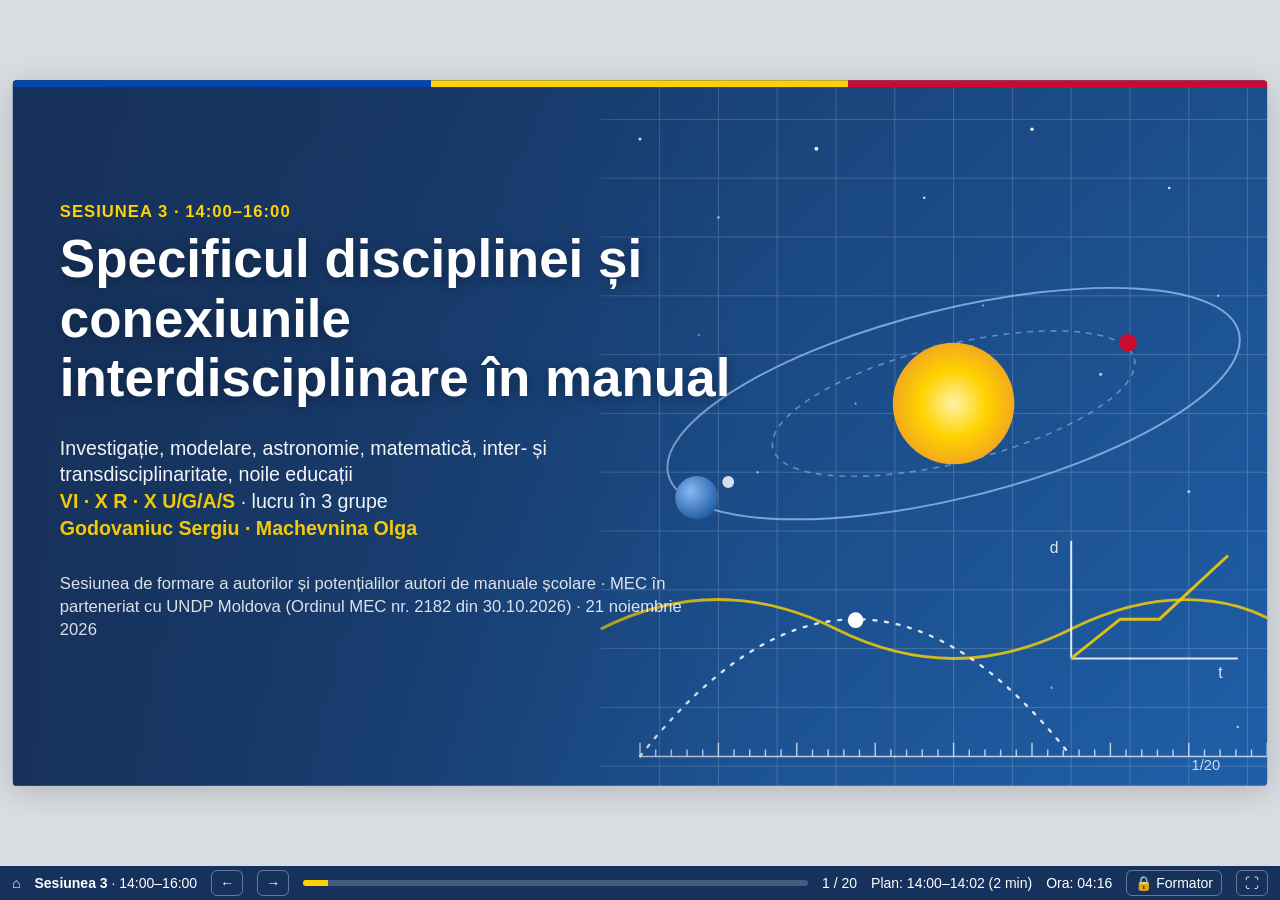
<file: sesiunea3.html>
<!DOCTYPE html>
<html lang="ro"><head><meta charset="utf-8"><meta name="viewport" content="width=device-width,initial-scale=1">
<title>Sesiunea 3: Specificul disciplinei și conexiunile interdisciplinare în manual</title>
<link rel="stylesheet" href="assets/style.css"><link rel="icon" href="assets/favicon.svg" type="image/svg+xml"><link rel="icon" href="assets/favicon-32.png" sizes="32x32"><link rel="apple-touch-icon" href="assets/apple-touch-icon.png"><meta name="theme-color" content="#16325c"></head>
<body class="deck" data-start="14:00">
<div id="stage-wrap"><div id="stage">
<section class="slide cover" data-min="2">
<div class="tricolor"></div><svg class="cover-art" viewBox="0 0 1280 720" preserveAspectRatio="xMaxYMid slice" xmlns="http://www.w3.org/2000/svg" aria-hidden="true">
<defs>
 <radialGradient id="sun" cx="50%" cy="50%" r="50%"><stop offset="0" stop-color="#fff3a6"/><stop offset=".55" stop-color="#ffd200"/><stop offset="1" stop-color="#f3a91c"/></radialGradient>
 <radialGradient id="pl" cx="35%" cy="35%" r="70%"><stop offset="0" stop-color="#8fc1ff"/><stop offset="1" stop-color="#1f5fa8"/></radialGradient>
 <linearGradient id="fade" x1="0" x2="1"><stop offset="0" stop-color="#16325c" stop-opacity="1"/><stop offset=".58" stop-color="#16325c" stop-opacity="0"/></linearGradient>
</defs>
<circle cx="640" cy="60" r="1.6" fill="#fff" opacity="0.9"/><circle cx="720" cy="140" r="1.2" fill="#fff" opacity="0.7"/><circle cx="820" cy="70" r="2" fill="#fff" opacity="0.9"/><circle cx="930" cy="120" r="1.3" fill="#fff" opacity="0.8"/><circle cx="1040" cy="50" r="1.8" fill="#fff" opacity="0.9"/><circle cx="1180" cy="110" r="1.4" fill="#fff" opacity="0.8"/><circle cx="1230" cy="220" r="1.2" fill="#fff" opacity="0.6"/><circle cx="700" cy="260" r="1" fill="#fff" opacity="0.5"/><circle cx="1110" cy="300" r="1.6" fill="#fff" opacity="0.7"/><circle cx="860" cy="330" r="1.1" fill="#fff" opacity="0.6"/><circle cx="990" cy="230" r="1" fill="#fff" opacity="0.6"/><circle cx="760" cy="400" r="1.3" fill="#fff" opacity="0.5"/><circle cx="1200" cy="420" r="1.5" fill="#fff" opacity="0.7"/><circle cx="600" cy="180" r="1" fill="#fff" opacity="0.5"/><circle cx="1060" cy="620" r="1.2" fill="#fff" opacity="0.5"/><circle cx="1250" cy="660" r="1.4" fill="#fff" opacity="0.6"/><circle cx="900" cy="690" r="1" fill="#fff" opacity="0.5"/>
<g opacity=".18" stroke="#fff" stroke-width="1"><line x1="660" y1="0" x2="660" y2="720"/><line x1="720" y1="0" x2="720" y2="720"/><line x1="780" y1="0" x2="780" y2="720"/><line x1="840" y1="0" x2="840" y2="720"/><line x1="900" y1="0" x2="900" y2="720"/><line x1="960" y1="0" x2="960" y2="720"/><line x1="1020" y1="0" x2="1020" y2="720"/><line x1="1080" y1="0" x2="1080" y2="720"/><line x1="1140" y1="0" x2="1140" y2="720"/><line x1="1200" y1="0" x2="1200" y2="720"/><line x1="1260" y1="0" x2="1260" y2="720"/><line x1="600" y1="40" x2="1280" y2="40"/><line x1="600" y1="100" x2="1280" y2="100"/><line x1="600" y1="160" x2="1280" y2="160"/><line x1="600" y1="220" x2="1280" y2="220"/><line x1="600" y1="280" x2="1280" y2="280"/><line x1="600" y1="340" x2="1280" y2="340"/><line x1="600" y1="400" x2="1280" y2="400"/><line x1="600" y1="460" x2="1280" y2="460"/><line x1="600" y1="520" x2="1280" y2="520"/><line x1="600" y1="580" x2="1280" y2="580"/><line x1="600" y1="640" x2="1280" y2="640"/><line x1="600" y1="700" x2="1280" y2="700"/></g>
<g transform="translate(960 330)">
 <ellipse rx="300" ry="96" fill="none" stroke="#9cc3f0" stroke-width="2" opacity=".75" transform="rotate(-14)"/>
 <ellipse rx="190" ry="60" fill="none" stroke="#9cc3f0" stroke-width="1.6" opacity=".55" transform="rotate(-14)" stroke-dasharray="6 6"/>
 <circle r="62" fill="url(#sun)"/>
 <circle cx="-262" cy="96" r="22" fill="url(#pl)"/>
 <circle cx="-230" cy="80" r="6" fill="#d9e3ef"/>
 <circle cx="178" cy="-62" r="9" fill="#cc092f"/>
</g>
<path d="M600 560 C 680 520, 760 520, 840 560 S 1000 600, 1080 560 S 1240 520, 1300 560" fill="none" stroke="#ffd200" stroke-width="3" opacity=".8"/>
<path d="M640 690 Q 860 410 1080 690" fill="none" stroke="#fff" stroke-width="2.4" stroke-dasharray="3 9" stroke-linecap="round" opacity=".85"/>
<circle cx="860" cy="551" r="8" fill="#fff"/>
<g transform="translate(1080 470)" stroke="#fff" stroke-width="2" fill="none" opacity=".85">
 <line x1="0" y1="120" x2="170" y2="120"/><line x1="0" y1="120" x2="0" y2="0"/>
 <polyline points="0,120 50,80 90,80 160,15" stroke="#ffd200" stroke-width="3"/>
 <text x="150" y="140" fill="#fff" stroke="none" font-size="16" font-family="Segoe UI,Arial">t</text><text x="-22" y="12" fill="#fff" stroke="none" font-size="16" font-family="Segoe UI,Arial">d</text>
</g>
<g transform="translate(640 690)" opacity=".7"><line x1="0" y1="0" x2="0" y2="-14" stroke="#fff" stroke-width="1.5"/><line x1="16" y1="0" x2="16" y2="-7" stroke="#fff" stroke-width="1.5"/><line x1="32" y1="0" x2="32" y2="-7" stroke="#fff" stroke-width="1.5"/><line x1="48" y1="0" x2="48" y2="-7" stroke="#fff" stroke-width="1.5"/><line x1="64" y1="0" x2="64" y2="-7" stroke="#fff" stroke-width="1.5"/><line x1="80" y1="0" x2="80" y2="-14" stroke="#fff" stroke-width="1.5"/><line x1="96" y1="0" x2="96" y2="-7" stroke="#fff" stroke-width="1.5"/><line x1="112" y1="0" x2="112" y2="-7" stroke="#fff" stroke-width="1.5"/><line x1="128" y1="0" x2="128" y2="-7" stroke="#fff" stroke-width="1.5"/><line x1="144" y1="0" x2="144" y2="-7" stroke="#fff" stroke-width="1.5"/><line x1="160" y1="0" x2="160" y2="-14" stroke="#fff" stroke-width="1.5"/><line x1="176" y1="0" x2="176" y2="-7" stroke="#fff" stroke-width="1.5"/><line x1="192" y1="0" x2="192" y2="-7" stroke="#fff" stroke-width="1.5"/><line x1="208" y1="0" x2="208" y2="-7" stroke="#fff" stroke-width="1.5"/><line x1="224" y1="0" x2="224" y2="-7" stroke="#fff" stroke-width="1.5"/><line x1="240" y1="0" x2="240" y2="-14" stroke="#fff" stroke-width="1.5"/><line x1="256" y1="0" x2="256" y2="-7" stroke="#fff" stroke-width="1.5"/><line x1="272" y1="0" x2="272" y2="-7" stroke="#fff" stroke-width="1.5"/><line x1="288" y1="0" x2="288" y2="-7" stroke="#fff" stroke-width="1.5"/><line x1="304" y1="0" x2="304" y2="-7" stroke="#fff" stroke-width="1.5"/><line x1="320" y1="0" x2="320" y2="-14" stroke="#fff" stroke-width="1.5"/><line x1="336" y1="0" x2="336" y2="-7" stroke="#fff" stroke-width="1.5"/><line x1="352" y1="0" x2="352" y2="-7" stroke="#fff" stroke-width="1.5"/><line x1="368" y1="0" x2="368" y2="-7" stroke="#fff" stroke-width="1.5"/><line x1="384" y1="0" x2="384" y2="-7" stroke="#fff" stroke-width="1.5"/><line x1="400" y1="0" x2="400" y2="-14" stroke="#fff" stroke-width="1.5"/><line x1="416" y1="0" x2="416" y2="-7" stroke="#fff" stroke-width="1.5"/><line x1="432" y1="0" x2="432" y2="-7" stroke="#fff" stroke-width="1.5"/><line x1="448" y1="0" x2="448" y2="-7" stroke="#fff" stroke-width="1.5"/><line x1="464" y1="0" x2="464" y2="-7" stroke="#fff" stroke-width="1.5"/><line x1="480" y1="0" x2="480" y2="-14" stroke="#fff" stroke-width="1.5"/><line x1="496" y1="0" x2="496" y2="-7" stroke="#fff" stroke-width="1.5"/><line x1="512" y1="0" x2="512" y2="-7" stroke="#fff" stroke-width="1.5"/><line x1="528" y1="0" x2="528" y2="-7" stroke="#fff" stroke-width="1.5"/><line x1="544" y1="0" x2="544" y2="-7" stroke="#fff" stroke-width="1.5"/><line x1="560" y1="0" x2="560" y2="-14" stroke="#fff" stroke-width="1.5"/><line x1="576" y1="0" x2="576" y2="-7" stroke="#fff" stroke-width="1.5"/><line x1="592" y1="0" x2="592" y2="-7" stroke="#fff" stroke-width="1.5"/><line x1="608" y1="0" x2="608" y2="-7" stroke="#fff" stroke-width="1.5"/><line x1="624" y1="0" x2="624" y2="-7" stroke="#fff" stroke-width="1.5"/><line x1="640" y1="0" x2="640" y2="-14" stroke="#fff" stroke-width="1.5"/><line x1="0" y1="0" x2="640" y2="0" stroke="#fff" stroke-width="1.5"/></g>
<rect width="1280" height="720" fill="url(#fade)"/>
</svg>
<div class="s-body"><div class="kicker">Sesiunea 3 · 14:00–16:00</div>
<h2>Specificul disciplinei și conexiunile interdisciplinare în manual</h2>
<div class="meta">Investigație, modelare, astronomie, matematică, inter- și transdisciplinaritate, noile educații<br><b>VI · X R · X U/G/A/S</b> · lucru în 3 grupe<br><b>Godovaniuc Sergiu · Machevnina Olga</b></div>
<div class="small" style="margin-top:30px;opacity:.85">Sesiunea de formare a autorilor și potențialilor autori de manuale școlare · MEC în parteneriat cu UNDP Moldova (Ordinul MEC nr. 2182 din 30.10.2026) · 21 noiembrie 2026</div></div>
<div class="s-foot"><span class="src"></span><span>1/20</span></div>
</section>
<section class="slide " data-min="3">
<div class="tricolor"></div><div class="s-head"><div><div class="kicker">Start · vot de pe telefon</div><h2>Ce lipsește cel mai des?</h2></div></div>
<div class="s-body"><div data-poll="s3_start"></div></div>
<div class="s-foot"><span class="src"></span><span>2/20</span></div>
</section>
<section class="slide " data-min="3">
<div class="tricolor"></div><div class="s-head"><div><div class="kicker">Diferențierea pe clase și profiluri</div><h2>Aceeași fizică, trei manuale diferite: VI · X R · X U/G/A/S</h2></div></div>
<div class="s-body"><table class="t prof-t"><tr><th style="width:17%"></th><th style="width:21%"><span class="pill c6">VI</span> clasa a VI-a</th><th style="width:31%"><span class="pill cr">X R</span> profil real</th><th style="width:31%"><span class="pill cu">X U/G/A/S</span> profilurile umanist, general, arte, sport</th></tr><tr><td><b>Ore: pe an / pe săptămână</b></td><td>34 / 1</td><td>102 / 3</td><td>68 / 2</td></tr><tr><td><b>Unitățile, în ordine</b></td><td>Mărimi fizice. Măsurări · Fenomene mecanice</td><td>Cinematica · Dinamica · Lucrul, energia și impulsul mecanic · Elemente de statică · Oscilații și unde</td><td>Cinematica · Dinamica · Elemente de statică · Lucrul, energia și impulsul mecanic · Oscilații și unde</td></tr><tr><td><b>Laborator · proiecte</b></td><td>3 lucrări · 1 proiect</td><td>5 lucrări + 10 ore de investigații · 2 proiecte</td><td>5 lucrări · 2 proiecte</td></tr><tr><td><b>„Cinematica”</b></td><td>–</td><td>22 de ore: vectori grafic <b>și analitic</b>, relativitatea mișcării, căderea liberă, mișcarea parabolică, eroarea relativă</td><td>17 ore: vectori <b>doar grafic</b>, legile mișcării rectilinii, mișcarea circulară uniformă; fără cădere liberă și mișcare parabolică</td></tr><tr><td><b>Accentul</b></td><td>observare, măsurare, calcul simplu, siguranța proprie</td><td>modelare matematică, investigație, estimarea erorilor</td><td>descriere, interpretarea graficelor, aplicații cotidiene și de siguranță</td></tr></table><div class="note blue small" style="margin-top:8px"><b>Prescurtările din prezentări:</b> <span class="pill c6">VI</span> clasa a VI-a · <span class="pill cr">X R</span> clasa a X-a, profil real · <span class="pill cu">X U/G/A/S</span> clasa a X-a, profilurile umanist, general, arte, sport.</div></div>
<div class="s-foot"><span class="src"><a href="docs/Curriculum_Fizica_Astronomie_2026.pdf#page=15" target="_blank" rel="noopener">Curriculum, clasa a VI-a, p. 15</a> · <a href="docs/Curriculum_Fizica_Astronomie_2026.pdf#page=65" target="_blank" rel="noopener">clasa a X-a, profil real, p. 65–69</a> · <a href="docs/Curriculum_Fizica_Astronomie_2026.pdf#page=124" target="_blank" rel="noopener">profilurile umanist, general, arte, sport, p. 124–127</a> · <a href="docs/Conceptia_Fizica_Astronomie.pdf#page=10" target="_blank" rel="noopener">Concepția, p. 10</a></span><span>3/20</span></div>
</section>
<section class="slide " data-min="4">
<div class="tricolor"></div><div class="s-head"><div><div class="kicker">Specificul disciplinei</div><h2>Modelul științelor experimentale</h2></div></div>
<div class="s-body"><div class="cols" style="grid-template-columns:1.25fr 1fr;align-items:center">
<div><div class="steps steps-v">
<div class="st"><b>CS1 · Analizarea</b>fenomenelor din natură și tehnologie</div><div class="st"><b>CS2 · Investigarea</b>experimentală, cu precizie metodologică</div>
<div class="st"><b>CS3 · Modelarea</b>prin grafice, relații, simulări</div><div class="st"><b>CS4 · Aplicarea</b>în situații autentice, cu decizii informate</div>
<div class="st"><b>CS5 · Comunicarea</b>rezultatelor și a produselor STEM/STEAM</div></div>
<div class="box man" style="margin-top:12px"><div class="lab">Ce înseamnă pentru manual</div>Fiecare unitate îi lasă elevului/elevei loc să parcurgă tot ciclul. Competențele specifice sunt aceleași în clasele VI–XII: diferă profunzimea, nu lista.</div></div>
<figure class="fig"><img src="assets/img/competente.png" alt="Cele cinci competențe specifice ale disciplinei"><figcaption>Competențele specifice CS1–CS5 · sursa: <a href="docs/Tabloul_elementelor_de_noutate_MEC_2026_Fizica.pdf#page=6" target="_blank" rel="noopener">Tabloul elementelor de noutate, MEC</a></figcaption></figure></div></div>
<div class="s-foot"><span class="src"><a href="docs/Curriculum_Fizica_Astronomie_2026.pdf#page=6" target="_blank" rel="noopener">Curriculum, fundamentarea conceptuală, p. 6</a> · <a href="docs/Curriculum_Fizica_Astronomie_2026.pdf#page=14" target="_blank" rel="noopener">competențele specifice, p. 14</a> · <a href="docs/Conceptia_Fizica_Astronomie.pdf#page=10" target="_blank" rel="noopener">Concepția, p. 10</a></span><span>4/20</span></div>
</section>
<section class="slide " data-min="6">
<div class="tricolor"></div><div class="s-head"><div><div class="kicker">Activitate · verificare automată</div><h2>Ce competență specifică domină sarcina?</h2></div></div>
<div class="s-body"><div data-classify><script type="application/json">{"title": "Sarcini din manual – competența specifică dominantă", "cats": ["CS1", "CS2", "CS3", "CS4", "CS5"], "items": [{"t": "<span class=\"pill c6\">VI<\/span> Explică de ce, pe asfalt ud, mașina are nevoie de o distanță mai mare pentru a se opri.", "c": "CS1", "why": "Analizarea unui fenomen (conținutul C6, p. 20)."}, {"t": "<span class=\"pill c6\">VI<\/span> Planifică modul în care verifici densitatea scrisă pe eticheta unei cărămizi ușoare.", "c": "CS2", "why": "Investigarea experimentală (RÎ 1.4.4, p. 18)."}, {"t": "<span class=\"pill c6\">VI<\/span> Construiește graficul d(t) al drumului spre școală din datele tale.", "c": "CS3", "why": "Modelare prin reprezentare grafică (RÎ 2.7.2, p. 23)."}, {"t": "<span class=\"pill c6\">VI<\/span> Prezintă colegilor raportul lucrării de laborator: tabel, calcule, concluzie.", "c": "CS5", "why": "Comunicarea rezultatelor (RÎ 1.6.2, p. 18)."}, {"t": "<span class=\"pill cr\">X R<\/span> Modifică, într-o simulare, raza orbitei unui satelit și observă perioada.", "c": "CS3", "why": "Modelare digitală (unitatea de competență 1.3, p. 67)."}, {"t": "<span class=\"pill cr\">X R<\/span> Măsoară cu senzorul telefonului accelerația liftului la pornire.", "c": "CS2", "why": "Investigare cu instrumente digitale (RÎ 1.2.2, p. 67)."}, {"t": "<span class=\"pill cu\">X U/G/A/S<\/span> Propune o limită de viteză sigură lângă școală, pe baza distanței de frânare.", "c": "CS4", "why": "Aplicare și decizie informată (unitatea de competență 1.4, p. 126)."}, {"t": "<span class=\"pill cu\">X U/G/A/S<\/span> Compară mișcarea unui carusel cu mișcarea Lunii în jurul Pământului.", "c": "CS1", "why": "Analiza mișcării circulare (RÎ 1.1.4, p. 125)."}], "src": "Clasificare propusă de formatori pe baza <a href=\"docs/Curriculum_Fizica_Astronomie_2026.pdf#page=14\" target=\"_blank\" rel=\"noopener\">Curriculum, competențele specifice, p. 14<\/a>; o sarcină poate mobiliza mai multe competențe – se discută cea dominantă."}</script></div></div>
<div class="s-foot"><span class="src"></span><span>5/20</span></div>
</section>
<section class="slide " data-min="5">
<div class="tricolor"></div><div class="s-head"><div><div class="kicker">Activitate · verificare automată</div><h2>Patru tipuri de activitate experimentală</h2></div></div>
<div class="s-body"><div data-classify><script type="application/json">{"title": "Tipul de activitate experimentală (Glosarul curriculumului)", "cats": ["demonstrativă", "frontală", "lucrare de laborator", "investigație"], "items": [{"t": "<span class=\"pill c6\">VI<\/span> Profesorul arată că oul se scufundă în apă dulce și plutește în apă sărată.", "c": "demonstrativă", "why": "Realizată de profesor pentru a evidenția un fenomen (compararea densităților, p. 17)."}, {"t": "<span class=\"pill c6\">VI<\/span> Toți elevii/elevele măsoară simultan lungimea băncii, cu seturi identice de rigle.", "c": "frontală", "why": "Aceeași experiență, simultan, pentru întreaga clasă."}, {"t": "<span class=\"pill c6\">VI<\/span> Elevii/elevele determină densitatea unei substanțe după instrucțiuni: scop, ustensile, tabel, calcule, concluzii.", "c": "lucrare de laborator", "why": "Lucrarea de laborator nr. 2 (p. 17)."}, {"t": "<span class=\"pill c6\">VI<\/span> Elevii/elevele pornesc de la întrebarea „Este corectă densitatea de 600 kg/m³ de pe eticheta cărămizii?” și își planifică măsurările.", "c": "investigație", "why": "Întrebare explicită, ipoteză, plan propriu (Glosar, p. 12)."}, {"t": "<span class=\"pill cr\">X R<\/span> Profesorul folosește tubul lui Newton pentru a arăta căderea corpurilor în vid.", "c": "demonstrativă", "why": "Contextele experimentale ale unității „Cinematica” (p. 67–68)."}, {"t": "<span class=\"pill cr\">X R<\/span> Elevii/elevele verifică una dintre formulele mișcării rectilinii uniform variate urmând fișa de lucru.", "c": "lucrare de laborator", "why": "Lucrarea de laborator nr. 1 (p. 67)."}, {"t": "<span class=\"pill cr\">X R<\/span> Echipa alege singură metoda pentru a afla de ce depinde bătaia unui jet de apă și estimează incertitudinea.", "c": "investigație", "why": "Blocul „Investigații experimentale”: elevii/elevele aleg și verifică soluția (p. 65)."}, {"t": "<span class=\"pill cu\">X U/G/A/S<\/span> Elevii/elevele studiază mișcarea unui cărucior pe plan înclinat după fișa lucrării.", "c": "lucrare de laborator", "why": "Lucrarea de laborator nr. 1 „Studiul mișcării rectilinii uniform variate” (p. 125)."}], "src": "Definiții: <a href=\"docs/Curriculum_Fizica_Astronomie_2026.pdf#page=11\" target=\"_blank\" rel=\"noopener\">Curriculum, Glosar, p. 11–12<\/a>"}</script></div></div>
<div class="s-foot"><span class="src"></span><span>6/20</span></div>
</section>
<section class="slide " data-min="8">
<div class="tricolor"></div><div class="s-head"><div><div class="kicker">Demonstrație · simulator</div><h2>O investigație în manual: același demers, două niveluri</h2></div></div>
<div class="s-body"><div data-invest><script type="application/json">{"brick": "<svg viewBox=\"0 0 220 150\" class=\"ill\" xmlns=\"http://www.w3.org/2000/svg\" aria-label=\"Cărămidă ușoară măsurată cu rigla și cântărită\">\n<rect x=\"20\" y=\"96\" width=\"120\" height=\"14\" rx=\"3\" fill=\"#cfd8e3\"/><rect x=\"34\" y=\"110\" width=\"92\" height=\"10\" fill=\"#9aa7b7\"/>\n<rect x=\"36\" y=\"44\" width=\"88\" height=\"52\" fill=\"#e8d7bd\" stroke=\"#8b6d43\" stroke-width=\"2\"/>\n<g fill=\"#8b6d43\" opacity=\".35\"><circle cx=\"50\" cy=\"55\" r=\"2\"/><circle cx=\"70\" cy=\"70\" r=\"2\"/><circle cx=\"95\" cy=\"58\" r=\"2\"/><circle cx=\"110\" cy=\"80\" r=\"2\"/><circle cx=\"60\" cy=\"85\" r=\"2\"/><circle cx=\"85\" cy=\"88\" r=\"2\"/><\/g>\n<rect x=\"40\" y=\"122\" width=\"80\" height=\"16\" rx=\"3\" fill=\"#16325c\"/><text x=\"80\" y=\"134\" font-size=\"11\" fill=\"#ffd200\" text-anchor=\"middle\" font-family=\"Segoe UI,Arial\">1170 g<\/text>\n<g transform=\"translate(150 30)\"><rect width=\"16\" height=\"110\" fill=\"#ffe7a8\" stroke=\"#c8711d\"/><line x1=\"0\" y1=\"5\" x2=\"8\" y2=\"5\" stroke=\"#c8711d\"/><line x1=\"0\" y1=\"10\" x2=\"8\" y2=\"10\" stroke=\"#c8711d\"/><line x1=\"0\" y1=\"15\" x2=\"8\" y2=\"15\" stroke=\"#c8711d\"/><line x1=\"0\" y1=\"20\" x2=\"12\" y2=\"20\" stroke=\"#c8711d\"/><line x1=\"0\" y1=\"25\" x2=\"8\" y2=\"25\" stroke=\"#c8711d\"/><line x1=\"0\" y1=\"30\" x2=\"8\" y2=\"30\" stroke=\"#c8711d\"/><line x1=\"0\" y1=\"35\" x2=\"8\" y2=\"35\" stroke=\"#c8711d\"/><line x1=\"0\" y1=\"40\" x2=\"12\" y2=\"40\" stroke=\"#c8711d\"/><line x1=\"0\" y1=\"45\" x2=\"8\" y2=\"45\" stroke=\"#c8711d\"/><line x1=\"0\" y1=\"50\" x2=\"8\" y2=\"50\" stroke=\"#c8711d\"/><line x1=\"0\" y1=\"55\" x2=\"8\" y2=\"55\" stroke=\"#c8711d\"/><line x1=\"0\" y1=\"60\" x2=\"12\" y2=\"60\" stroke=\"#c8711d\"/><line x1=\"0\" y1=\"65\" x2=\"8\" y2=\"65\" stroke=\"#c8711d\"/><line x1=\"0\" y1=\"70\" x2=\"8\" y2=\"70\" stroke=\"#c8711d\"/><line x1=\"0\" y1=\"75\" x2=\"8\" y2=\"75\" stroke=\"#c8711d\"/><line x1=\"0\" y1=\"80\" x2=\"12\" y2=\"80\" stroke=\"#c8711d\"/><line x1=\"0\" y1=\"85\" x2=\"8\" y2=\"85\" stroke=\"#c8711d\"/><line x1=\"0\" y1=\"90\" x2=\"8\" y2=\"90\" stroke=\"#c8711d\"/><line x1=\"0\" y1=\"95\" x2=\"8\" y2=\"95\" stroke=\"#c8711d\"/><line x1=\"0\" y1=\"100\" x2=\"12\" y2=\"100\" stroke=\"#c8711d\"/><line x1=\"0\" y1=\"105\" x2=\"8\" y2=\"105\" stroke=\"#c8711d\"/><\/g>\n<text x=\"80\" y=\"36\" font-size=\"12\" fill=\"#16325c\" text-anchor=\"middle\" font-family=\"Segoe UI,Arial\">ρ declarat: 600 kg/m³<\/text><\/svg>"}</script></div></div>
<div class="s-foot"><span class="src"><a href="docs/Curriculum_Fizica_Astronomie_2026.pdf#page=18" target="_blank" rel="noopener">clasa a VI-a, RÎ 1.4.1, 1.4.3, 1.4.4, p. 17–18</a> · <a href="docs/Curriculum_Fizica_Astronomie_2026.pdf#page=67" target="_blank" rel="noopener">clasa a X-a, profil real, C5 și C7, RÎ 1.3.4, 1.4.4, p. 67–68</a> · <a href="docs/Tabloul_elementelor_de_noutate_MEC_2026_Fizica.pdf#page=6" target="_blank" rel="noopener">exemplul cărămizii, Tabloul noutăților</a></span><span>7/20</span></div>
</section>
<section class="slide " data-min="5">
<div class="tricolor"></div><div class="s-head"><div><div class="kicker">Activitate · verificare automată</div><h2>Aceeași temă – mișcarea – pe două spire și pe profiluri</h2></div></div>
<div class="s-body"><div data-classify><script type="application/json">{"title": "Cărei clase îi aparține rezultatul învățării?", "cats": ["VI", "X R", "X U/G/A/S"], "items": [{"t": "„definește accelerația ca mărime fizică ce caracterizează variația vitezei în timp (noțiune introductivă)”", "c": "VI", "why": "RÎ 2.4.3, p. 21 – doar noțiune introductivă, fără calcule."}, {"t": "„interpretează grafice ale distanței în funcție de timp d(t) și ale vitezei în funcție de timp υ(t)…”", "c": "VI", "why": "RÎ 2.5.2, p. 22."}, {"t": "„aplică grafic și analitic operațiile de adunare, scădere, proiectare și descompunere a vectorilor pe axele unui sistem de coordonate…”", "c": "X R", "why": "RÎ 1.3.1, p. 67."}, {"t": "„modelează mișcarea pe traiectorie parabolică prin descompunerea mișcării pe direcțiile orizontală și verticală”", "c": "X R", "why": "RÎ 1.3.4, p. 68."}, {"t": "„reprezintă grafic vectorii deplasării pentru efectuarea operațiilor simple de adunare și scădere a vectorilor…”", "c": "X U/G/A/S", "why": "RÎ 1.1.2, p. 125."}, {"t": "„explică caracteristicile mișcării circulare uniforme prin modelare… ventilatoarelor, roților și caruselelor sau mișcarea corpurilor cerești”", "c": "X U/G/A/S", "why": "RÎ 1.1.4, p. 125."}], "src": "<a href=\"docs/Curriculum_Fizica_Astronomie_2026.pdf#page=21\" target=\"_blank\" rel=\"noopener\">Curriculum, clasa a VI-a, p. 21–22<\/a> · <a href=\"docs/Curriculum_Fizica_Astronomie_2026.pdf#page=67\" target=\"_blank\" rel=\"noopener\">clasa a X-a, profil real, p. 67–68<\/a> · <a href=\"docs/Curriculum_Fizica_Astronomie_2026.pdf#page=125\" target=\"_blank\" rel=\"noopener\">clasa a X-a, profilurile umanist, general, arte, sport, p. 125<\/a> · <a href=\"docs/Conceptia_Fizica_Astronomie.pdf#page=10\" target=\"_blank\" rel=\"noopener\">Concepția, p. 10<\/a>"}</script></div></div>
<div class="s-foot"><span class="src"></span><span>8/20</span></div>
</section>
<section class="slide " data-min="4">
<div class="tricolor"></div><div class="s-head"><div><div class="kicker">Astronomia în manual</div><h2>Domeniu integrator: context în tema din manual, nu capitol separat</h2></div></div>
<div class="s-body"><div class="cols c3">
<div class="box new"><div class="lab">Clasa a VI-a</div><div class="ill-wrap"><svg viewBox="0 0 240 64" class="ill" xmlns="http://www.w3.org/2000/svg" aria-label="Fazele principale ale Lunii: Lună Nouă, Primul Pătrar, Lună Plină, Ultimul Pătrar">
<circle cx="30" cy="32" r="26" fill="#2a3b55"/>
<circle cx="90" cy="32" r="26" fill="#2a3b55"/><path d="M90 6 A26 26 0 0 1 90 58 Z" fill="#ffe37a"/>
<circle cx="150" cy="32" r="26" fill="#ffe37a"/>
<circle cx="210" cy="32" r="26" fill="#2a3b55"/><path d="M210 6 A26 26 0 0 0 210 58 Z" fill="#ffe37a"/></svg>
<div class="ill-cap">Lună Nouă · Primul Pătrar · Lună Plină · Ultimul Pătrar</div></div><ul class="small"><li>Ziua, luna, anul – din rotația și revoluția Pământului și a Lunii (C1)</li><li>Fazele principale ale Lunii; zi–noapte, anotimpuri (C1–C2)</li><li>Pământul și Luna în km (RÎ 1.1.4)</li></ul><div class="src"><a href="docs/Curriculum_Fizica_Astronomie_2026.pdf#page=16" target="_blank" rel="noopener">p. 16</a> · <a href="docs/Curriculum_Fizica_Astronomie_2026.pdf#page=19" target="_blank" rel="noopener">p. 19–20</a></div></div>
<div class="box new"><div class="lab">Clasa a X-a, profil real</div><div class="ill-wrap"><svg viewBox="0 0 220 150" class="ill" xmlns="http://www.w3.org/2000/svg" aria-label="Satelit pe orbită circulară">
<defs><marker id="ar" markerWidth="8" markerHeight="8" refX="6" refY="4" orient="auto"><path d="M0 0 L8 4 L0 8 Z" fill="#cc092f"/></marker>
<marker id="ab" markerWidth="8" markerHeight="8" refX="6" refY="4" orient="auto"><path d="M0 0 L8 4 L0 8 Z" fill="#1f5fa8"/></marker></defs>
<circle cx="110" cy="75" r="62" fill="none" stroke="#9cc3f0" stroke-width="2" stroke-dasharray="5 4"/>
<circle cx="110" cy="75" r="26" fill="#1f5fa8"/><path d="M92 64 q10 -8 20 0 q6 8 16 4" stroke="#7fc58b" stroke-width="5" fill="none"/>
<circle cx="172" cy="75" r="6" fill="#16325c"/>
<line x1="172" y1="75" x2="172" y2="28" stroke="#1f5fa8" stroke-width="3" marker-end="url(#ab)"/>
<line x1="172" y1="75" x2="140" y2="75" stroke="#cc092f" stroke-width="3" marker-end="url(#ar)"/>
<g font-family="Segoe UI,Arial" font-size="12"><text x="178" y="34" fill="#1f5fa8">υ</text><text x="138" y="92" fill="#cc092f">a</text></g></svg></div><ul class="small"><li>Sateliții – mișcarea circulară uniformă; orbita circulară, model idealizat</li><li>Sisteme de referință terestre și astronomice; mișcarea aparentă a Soarelui</li></ul><div class="src"><a href="docs/Curriculum_Fizica_Astronomie_2026.pdf#page=67" target="_blank" rel="noopener">p. 67–68</a> · <a href="docs/Tabel_de_sinteza_consultari.pdf#page=40" target="_blank" rel="noopener">Tabel de sinteză, p. 40</a></div></div>
<div class="box new"><div class="lab">Clasa a X-a, profilurile umanist, general, arte, sport</div><ul class="small"><li>Mișcarea circulară uniformă, inclusiv mișcarea corpurilor cerești (RÎ 1.1.4)</li><li>Finalitatea 2: mișcarea corpurilor cerești și a sateliților, rolul lor în navigație și comunicații</li></ul><div class="src"><a href="docs/Curriculum_Fizica_Astronomie_2026.pdf#page=125" target="_blank" rel="noopener">p. 125</a> · <a href="docs/Curriculum_Fizica_Astronomie_2026.pdf#page=137" target="_blank" rel="noopener">p. 137</a></div></div></div>
<div class="note" style="margin-top:12px"><b>Reguli stabilite de grupul de autori:</b> fără unități de competență distincte, fără ore dedicate, fără evaluare separată; se evaluează doar explicația fizică prevăzută de curriculum · <a href="docs/Tabel_de_sinteza_consultari.pdf#page=53" target="_blank" rel="noopener">Tabel de sinteză, Concluzii, p. 53–54</a></div></div>
<div class="s-foot"><span class="src"></span><span>9/20</span></div>
</section>
<section class="slide " data-min="7">
<div class="tricolor"></div><div class="s-head"><div><div class="kicker">Vot de pe telefon · situații din curriculum</div><h2>Interdisciplinaritate sau transdisciplinaritate?</h2></div></div>
<div class="s-body"><div data-decisions><script type="application/json">{"items": [{"q": "s3_it1", "clasa": "VI – clasa a VI-a", "cine": "unitatea 2, conexiuni", "prop": "La tema despre viteză, elevii/elevele construiesc graficul d(t) folosind planul de coordonate și proporționalitatea studiate la Matematică.", "statut": "Interdisciplinaritate", "why": "Un instrument al Matematicii servește o sarcină de fizică; fiecare disciplină rămâne recognoscibilă.", "src": "<a href=\"docs/Curriculum_Fizica_Astronomie_2026.pdf#page=21\" target=\"_blank\" rel=\"noopener\">Curriculum, clasa a VI-a, conexiuni, p. 21<\/a>"}, {"q": "s3_it2", "clasa": "VI – clasa a VI-a", "cine": "unitatea 2, noua educație", "prop": "Elevii/elevele măsoară timpul de reacție, calculează distanța de oprire și formulează reguli de comportament pentru traversarea străzii.", "statut": "Transdisciplinaritate", "why": "Educația pentru sănătate și stare de bine: problema de viață (siguranța) depășește disciplina și se încheie cu o acțiune concretă.", "src": "<a href=\"docs/Curriculum_Fizica_Astronomie_2026.pdf#page=19\" target=\"_blank\" rel=\"noopener\">Curriculum, clasa a VI-a, noua educație integrată, p. 19<\/a>"}, {"q": "s3_it3", "clasa": "X R – clasa a X-a, profil real", "cine": "unitatea 1, conexiuni", "prop": "Elevii/elevele descriu mișcarea aparentă a Soarelui raportând-o la sisteme de referință terestre, ca la Geografie.", "statut": "Interdisciplinaritate", "why": "Conceptul de sistem de referință circulă între Fizică și Geografie, cu metodele fiecărei discipline.", "src": "<a href=\"docs/Curriculum_Fizica_Astronomie_2026.pdf#page=68\" target=\"_blank\" rel=\"noopener\">Curriculum, clasa a X-a, profil real, p. 68<\/a>"}, {"q": "s3_it4", "clasa": "X R – clasa a X-a, profil real", "cine": "unitatea 3, noua educație", "prop": "Elevii/elevele estimează pierderile de energie prin frecare la bicicletă și propun cum se poate folosi energia mai eficient.", "statut": "Transdisciplinaritate", "why": "Educația pentru dezvoltare durabilă: utilizarea eficientă a energiei, o temă de viață, nu doar de fizică.", "src": "<a href=\"docs/Curriculum_Fizica_Astronomie_2026.pdf#page=72\" target=\"_blank\" rel=\"noopener\">Curriculum, clasa a X-a, profil real, p. 72<\/a>"}, {"q": "s3_it5", "clasa": "X U/G/A/S – clasa a X-a, profilurile umanist, general, arte, sport", "cine": "unitatea 1, conexiuni", "prop": "Elevii/elevele analizează viteza și accelerația unui sprinter la start, cu date de la ora de Educație fizică.", "statut": "Interdisciplinaritate", "why": "Conexiune cu Educația fizică: mișcarea corpului uman în activități sportive.", "src": "<a href=\"docs/Curriculum_Fizica_Astronomie_2026.pdf#page=126\" target=\"_blank\" rel=\"noopener\">Curriculum, profilurile umanist, general, arte, sport, p. 126–127<\/a>"}, {"q": "s3_it6", "clasa": "X U/G/A/S – clasa a X-a, profilurile umanist, general, arte, sport", "cine": "unitatea 4, temă cross-curriculară", "prop": "„Fenomenele mecanice în viața omului: de la siguranța personală la responsabilitatea față de comunitate și mediu.”", "statut": "Transdisciplinaritate", "why": "Tema cross-curriculară este o axă transversală de învățare: leagă fizica de valori și de comportamente.", "src": "<a href=\"docs/Curriculum_Fizica_Astronomie_2026.pdf#page=133\" target=\"_blank\" rel=\"noopener\">Curriculum, p. 133<\/a> · <a href=\"docs/Conceptia_Fizica_Astronomie.pdf#page=19\" target=\"_blank\" rel=\"noopener\">Concepția, p. 19<\/a>"}], "unit": "Situația", "btn": "Arată răspunsul"}</script></div></div>
<div class="s-foot"><span class="src"></span><span>10/20</span></div>
</section>
<section class="slide " data-min="6">
<div class="tricolor"></div><div class="s-head"><div><div class="kicker">Clarificare</div><h2>Inter- și transdisciplinaritatea: ce sunt, cum se văd</h2></div></div>
<div class="s-body"><div class="cols c2">
<div class="box new"><div class="lab">Interdisciplinaritatea</div><div class="ill-wrap"><svg viewBox="0 0 260 112" class="ill" xmlns="http://www.w3.org/2000/svg" aria-label="Interdisciplinaritate: Fizică și Matematică">
<g font-family="Segoe UI,Arial" font-size="17" font-weight="700" text-anchor="middle">
<circle cx="88" cy="56" r="52" fill="#1f5fa8" opacity=".88"/><circle cx="172" cy="56" r="52" fill="#ffd200" opacity=".9"/>
<path d="M130 26 A52 52 0 0 1 130 86 A52 52 0 0 1 130 26" fill="#16325c"/>
<text x="70" y="62" fill="#fff">Fizică</text><text x="194" y="62" fill="#16325c" font-size="15">Matematică</text></g></svg></div>
<p class="small">Un concept, o metodă sau un instrument trece dintr-o disciplină în alta pentru a înțelege mai bine un fenomen. Disciplinele rămân recognoscibile.</p>
<p class="small"><b>În curriculum:</b> rubrica „Conexiuni interdisciplinare” din fiecare unitate; proiectele, cu disciplinele asociate.</p>
<p class="small ex-lines"><span><span class="pill c6">VI</span> graficul d(t) și planul de coordonate (Matematică)</span><span><span class="pill cr">X R</span> sisteme de referință terestre (Geografie)</span><span><span class="pill cu">X U/G/A/S</span> viteza sprinterului la start (Educația fizică)</span></p></div>
<div class="box man"><div class="lab">Transdisciplinaritatea</div><div class="ill-wrap"><svg viewBox="0 0 260 112" class="ill" xmlns="http://www.w3.org/2000/svg" aria-label="Transdisciplinaritate: o problemă reală în centru">
<g font-family="Segoe UI,Arial" font-weight="700" text-anchor="middle">
<line x1="130" y1="56" x2="44" y2="18" stroke="#9aa7b7" stroke-width="2"/><rect x="6" y="5" width="76" height="26" rx="13" fill="#e4edf8" stroke="#1f5fa8"/><text x="44" y="23" fill="#16325c" font-size="13">Fizică</text><line x1="130" y1="56" x2="216" y2="18" stroke="#9aa7b7" stroke-width="2"/><rect x="178" y="5" width="76" height="26" rx="13" fill="#e4edf8" stroke="#1f5fa8"/><text x="216" y="23" fill="#16325c" font-size="13">Matematică</text><line x1="130" y1="56" x2="40" y2="96" stroke="#9aa7b7" stroke-width="2"/><rect x="2" y="83" width="76" height="26" rx="13" fill="#e4edf8" stroke="#1f5fa8"/><text x="40" y="101" fill="#16325c" font-size="13">Ed. civică</text><line x1="130" y1="56" x2="220" y2="96" stroke="#9aa7b7" stroke-width="2"/><rect x="182" y="83" width="76" height="26" rx="13" fill="#e4edf8" stroke="#1f5fa8"/><text x="220" y="101" fill="#16325c" font-size="13">Biologie</text>
<circle cx="130" cy="56" r="38" fill="#c8711d"/><text x="130" y="52" fill="#fff" font-size="14">problema</text><text x="130" y="69" fill="#fff" font-size="14">reală</text></g></svg></div>
<p class="small">Învățarea se organizează în jurul unei probleme reale, care depășește granițele disciplinelor; accentul cade pe valori, competențe transversale și acțiune.</p>
<p class="small"><b>În curriculum:</b> noile educații și temele cross-curriculare – „axe transversale de învățare”.</p>
<p class="small ex-lines"><span><span class="pill c6">VI</span> prevenirea accidentelor (sănătate și stare de bine)</span><span><span class="pill cr">X R</span> utilizarea eficientă a energiei (dezvoltare durabilă)</span><span><span class="pill cu">X U/G/A/S</span> postura corectă, accidentele domestice (sănătate)</span></p></div></div>
<div class="note blue" style="margin-top:10px"><b>Întrebare-test:</b> dacă scoatem cealaltă disciplină, sarcina de fizică rămâne, dar mai săracă → <b>inter</b>. Dacă problema rămâne una de viață, a elevului/elevei și a comunității, oricare ar fi disciplina → <b>trans</b>.</div></div>
<div class="s-foot"><span class="src"><a href="docs/Conceptia_Fizica_Astronomie.pdf#page=19" target="_blank" rel="noopener">Concepția, Temele cross-curriculare și Corelări interdisciplinare, p. 19–20</a> · <a href="docs/Curriculum_Fizica_Astronomie_2026.pdf#page=8" target="_blank" rel="noopener">Curriculum, noile educații, p. 8</a> · formulări de lucru ale formatorilor</span><span>11/20</span></div>
</section>
<section class="slide " data-min="5">
<div class="tricolor"></div><div class="s-head"><div><div class="kicker">Fizica și Matematica</div><h2>Rolul matematicii: limbajul exact al fizicii</h2></div></div>
<div class="s-body"><div class="cols" style="grid-template-columns:1.35fr 1fr;gap:16px">
<div><div class="roles">
<div class="role"><b>1 · Limbaj</b>legile se scriu ca relații: ρ = m/V; x = x₀ + υt</div>
<div class="role"><b>2 · Măsurare</b>valori medii, erori, transformări de unități</div>
<div class="role"><b>3 · Reprezentare</b>tabele, grafice, vectori</div>
<div class="role"><b>4 · Modelare și predicție</b>funcția descrie fenomenul și anticipează rezultatul</div>
<div class="role"><b>5 · Verificare</b>unitățile, ordinul de mărime, plauzibilitatea</div></div>
<div class="quote" style="font-size:22px;margin-top:12px">„fizica oferă matematicii contexte reale, iar matematica oferă fizicii limbajul exact”<div class="src"><a href="docs/Ce_se_schimba_in_curriculum_Fizica_Astronomie.pdf#page=6" target="_blank" rel="noopener">„Ce se schimbă în curriculum?”, noutatea 8, p. 6</a></div></div></div>
<div><figure class="fig"><img src="assets/img/angrenaj.png" alt="Fizică. Astronomie și Matematica – două roți dințate"><figcaption>Sincronizarea cu Matematica · <a href="docs/Tabloul_elementelor_de_noutate_MEC_2026_Fizica.pdf#page=8" target="_blank" rel="noopener">Tabloul noutăților, MEC</a></figcaption></figure>
<div class="box small" style="margin-top:8px"><span class="pill c6">VI</span> densitatea – coeficientul proporționalității m ~ V; viteza – panta graficului d(t)<br><span class="pill cr">X</span> legea mișcării – funcție de gradul al II-lea; jetul de apă – parabolă</div></div></div></div>
<div class="s-foot"><span class="src"><a href="docs/Conceptia_Fizica_Astronomie.pdf#page=10" target="_blank" rel="noopener">Concepția, p. 10: limbajul matematic – instrument de descriere, explicare și predicție</a> · <a href="docs/Conceptia_Fizica_Astronomie.pdf#page=19" target="_blank" rel="noopener">p. 19: matematica oferă mijloacele pentru modelare și analiză</a></span><span>12/20</span></div>
</section>
<section class="slide " data-min="5">
<div class="tricolor"></div><div class="s-head"><div><div class="kicker">Sincronizarea cu Matematica</div><h2>Instrumentul matematic este gata? (clic pe card)</h2></div></div>
<div class="s-body"><div class="cols c3">
<div class="reveal-card"><div class="front"><span class="pill c6">VI</span> graficul d(t)</div><div class="hint">Ce trebuie să știe elevul/eleva la Matematică?</div><div class="back">Planul de coordonate. Propunerea de a-l studia la Matematică în semestrul I a fost <b>acceptată</b>, cu negociere între autorii celor două curricula. <div class="src"><a href="docs/Tabel_de_sinteza_consultari.pdf#page=4" target="_blank" rel="noopener">Tabel de sinteză, p. 4</a></div></div></div>
<div class="reveal-card"><div class="front"><span class="pill c6">VI</span> interpretarea graficelor</div><div class="hint">Este prea devreme?</div><div class="back">Nu: elevii/elevele interpretează grafice și diagrame de la clasa a III-a la Matematică; excluderea graficelor a fost <b>respinsă</b>. <div class="src"><a href="docs/Tabel_de_sinteza_consultari.pdf#page=5" target="_blank" rel="noopener">Tabel de sinteză, p. 5</a></div></div></div>
<div class="reveal-card"><div class="front"><span class="pill c6">VI</span> eroarea relativă</div><div class="hint">Intră în manualul de clasa a VI-a?</div><div class="back"><b>Nu</b>: complexitate matematică inadecvată; rămâne la clasa a X-a (C5). <div class="src"><a href="docs/Tabel_de_sinteza_consultari.pdf#page=6" target="_blank" rel="noopener">Tabel de sinteză, p. 6</a> · <a href="docs/Curriculum_Fizica_Astronomie_2026.pdf#page=67" target="_blank" rel="noopener">Curriculum, p. 67</a></div></div></div>
<div class="reveal-card"><div class="front"><span class="pill cr">X R</span> operațiile cu vectori</div><div class="hint">Cât calcul vectorial?</div><div class="back">Corelat cu pregătirea matematică a elevilor/elevelor, fără mai multă matematică în Fizică. <div class="src"><a href="docs/Tabel_de_sinteza_consultari.pdf#page=18" target="_blank" rel="noopener">Tabel de sinteză, p. 18</a></div></div></div>
<div class="reveal-card"><div class="front"><span class="pill cu">X U/G/A/S</span> vectorii</div><div class="hint">Ce rămâne?</div><div class="back">Reprezentarea grafică, direcția, sensul, modulul, compunerea intuitivă; calcul vectorial redus, fără ore în plus. <div class="src"><a href="docs/Tabel_de_sinteza_consultari.pdf#page=21" target="_blank" rel="noopener">Tabel de sinteză, p. 21</a></div></div></div>
<div class="reveal-card"><div class="front"><span class="pill cr">X R</span> prima viteză cosmică</div><div class="hint">Prea complicat?</div><div class="back">Rămâne: sincronizarea cu Matematica permite studiul ei (unitatea „Dinamica”). <div class="src"><a href="docs/Tabel_de_sinteza_consultari.pdf#page=19" target="_blank" rel="noopener">Tabel de sinteză, p. 19</a></div></div></div></div>
<div class="cols" style="grid-template-columns:1fr 1fr 1.3fr;gap:14px;margin-top:12px;align-items:stretch">
<div class="box mini-ill"><div class="lab"><span class="pill c6">VI</span> planul de coordonate → graficul d(t)</div><svg viewBox="0 0 220 150" class="ill" xmlns="http://www.w3.org/2000/svg" aria-label="Graficul d(t) cu porțiune de repaus">
<g font-family="Segoe UI,Arial" font-size="12" fill="#16325c">
<line x1="30" y1="125" x2="210" y2="125" stroke="#16325c" stroke-width="2"/><line x1="30" y1="125" x2="30" y2="10" stroke="#16325c" stroke-width="2"/>
<polyline points="30,125 90,70 130,70 200,20" fill="none" stroke="#1f5fa8" stroke-width="4" stroke-linejoin="round"/>
<text x="196" y="142">t, s</text><text x="2" y="18">d, m</text><text x="94" y="62" fill="#c8711d">repaus</text></g></svg></div>
<div class="box mini-ill"><div class="lab"><span class="pill cr">X R</span> funcția de gradul II → parabola</div><svg viewBox="0 0 240 150" class="ill" xmlns="http://www.w3.org/2000/svg" aria-label="Jet de apă: traiectorie parabolică">
<rect x="10" y="30" width="34" height="100" fill="#d7e6f7" stroke="#1f5fa8" stroke-width="2"/>
<rect x="11" y="45" width="32" height="84" fill="#9cc8f2"/>
<path d="M44 60 Q 120 62 200 138" fill="none" stroke="#1f5fa8" stroke-width="4" stroke-dasharray="2 6" stroke-linecap="round"/>
<line x1="44" y1="138" x2="232" y2="138" stroke="#16325c" stroke-width="2"/>
<g stroke="#c8711d" stroke-width="1.6"><line x1="54" y1="60" x2="54" y2="138" stroke-dasharray="3 3"/><line x1="44" y1="146" x2="200" y2="146"/></g>
<g font-family="Segoe UI,Arial" font-size="12" fill="#c8711d"><text x="58" y="104">H</text><text x="118" y="144">L (bătaia)</text></g></svg></div>
<div class="box man"><div class="lab">O idee pentru manual</div>Caseta „Instrumentul matematic” la începutul temei, cu trimitere la clasa și modulul de Matematică; exemplele numerice folosesc doar operații deja studiate.</div></div></div>
<div class="s-foot"><span class="src"></span><span>13/20</span></div>
</section>
<section class="slide " data-min="6">
<div class="tricolor"></div><div class="s-head"><div><div class="kicker">Inițiere</div><h2>Noile educații: ce sunt și cum încep să se integreze</h2></div></div>
<div class="s-body"><div class="cols c2">
<div class="box new"><div class="lab">Ce valorifică disciplina</div><p class="small">dezvoltare durabilă · competențe digitale și inteligență artificială · media · sănătate și stare de bine · cetățenie globală · educație antreprenorială și inovare · educație pentru valori</p><p class="small" style="margin-top:6px">Nu prin teme noi, ci prin potențialul formativ al conținuturilor existente.</p>
<div class="src"><a href="docs/Conceptia_Fizica_Astronomie.pdf#page=18" target="_blank" rel="noopener">Concepția, p. 18</a> · <a href="docs/Curriculum_Fizica_Astronomie_2026.pdf#page=8" target="_blank" rel="noopener">Curriculum, p. 8</a></div></div>
<div class="box new"><div class="lab">Cum se integrează</div><p class="small"><b>infuzional</b> – în conținuturile existente (forma principală în manual) · <b>modular</b> – module tematice · <b>opțional</b> – cursuri dedicate · <b>extracurricular</b> – proiecte comunitare</p><div class="src"><a href="docs/Conceptia_Fizica_Astronomie.pdf#page=17" target="_blank" rel="noopener">Concepția, p. 17–18</a></div></div>
</div><div class="box man" style="margin-top:10px"><div class="lab">Unde apar concret la clasele noastre</div><div class="small ne-where">
<p><span class="pill c6">VI</span> <b>Unitatea 2 „Fenomene mecanice”</b>, C6 „Timpul de reacție. Distanța de oprire” – educația pentru sănătate și stare de bine: prevenirea accidentelor, reacția rapidă în situații de risc.<br><b>Unitatea 1 „Mărimi fizice. Măsurări”</b>, C5 „Densitatea substanței” – tema cross-curriculară „Cunoașterea și explorarea mediului înconjurător”.</p>
<p><span class="pill cr">X R</span> <b>Unitatea 3 „Lucrul, energia și impulsul mecanic”</b>, C7 „Lucrul forțelor neconservative” – educația pentru dezvoltare durabilă: utilizarea eficientă a energiei, pierderile prin frecare.<br><b>Unitatea 4 „Elemente de statică”</b>, C3 „Centrul de greutate” – tema cross-curriculară: sănătate, siguranță, resurse, comunitate și mediu.</p>
<p><span class="pill cu">X U/G/A/S</span> <b>Unitatea 3 „Elemente de statică”</b>, C3 „Centrul de greutate” – educația pentru sănătate și stare de bine: postura corectă, prevenirea accidentelor domestice.<br><b>Unitatea 4 „Lucrul, energia și impulsul mecanic”</b> – tema cross-curriculară „Fenomenele mecanice în viața omului: de la siguranța personală la responsabilitatea față de comunitate și mediu”.</p></div>
<div class="src"><a href="docs/Curriculum_Fizica_Astronomie_2026.pdf#page=17" target="_blank" rel="noopener">VI, p. 17</a> · <a href="docs/Curriculum_Fizica_Astronomie_2026.pdf#page=19" target="_blank" rel="noopener">p. 19–21</a> · <a href="docs/Curriculum_Fizica_Astronomie_2026.pdf#page=72" target="_blank" rel="noopener">X R, p. 72</a> · <a href="docs/Curriculum_Fizica_Astronomie_2026.pdf#page=77" target="_blank" rel="noopener">p. 77</a> · <a href="docs/Curriculum_Fizica_Astronomie_2026.pdf#page=130" target="_blank" rel="noopener">X U/G/A/S, p. 130</a> · <a href="docs/Curriculum_Fizica_Astronomie_2026.pdf#page=133" target="_blank" rel="noopener">p. 133</a></div></div></div>
<div class="s-foot"><span class="src"><a href="docs/Ce_se_schimba_in_curriculum_Fizica_Astronomie.pdf#page=5" target="_blank" rel="noopener">„Ce se schimbă în curriculum?”, noutatea 6, p. 5</a> · <a href="docs/Tabloul_elementelor_de_noutate_MEC_2026_Fizica.pdf#page=7" target="_blank" rel="noopener">Tabloul noutăților, noutatea 6</a></span><span>14/20</span></div>
</section>
<section class="slide " data-min="6">
<div class="tricolor"></div><div class="s-head"><div><div class="kicker">Activitate · verificare automată</div><h2>Noua educație din spatele sarcinii</h2></div></div>
<div class="s-body"><div data-classify><script type="application/json">{"title": "Ce nouă educație valorifică fiecare context?", "cats": ["dezvoltare durabilă", "digital și IA", "cetățenie globală", "sănătate", "antreprenoriat"], "items": [{"t": "<span class=\"pill c6\">VI<\/span> Timpul de reacție și prevenirea accidentelor în trafic.", "c": "sănătate", "why": "Noua educație integrată, unitatea 2 (p. 19)."}, {"t": "<span class=\"pill c6\">VI<\/span> Verifică într-o simulare răspunsul dat de un asistent IA despre plutirea corpurilor.", "c": "digital și IA", "why": "Înțelegerea critică a aplicațiilor IA (p. 8)."}, {"t": "<span class=\"pill c6\">VI<\/span> Proiectează o etichetă de ambalaj care arată corect masa și volumul și estimează costul materialului.", "c": "antreprenoriat", "why": "Rezolvarea unor probleme autentice, inovare (p. 8)."}, {"t": "<span class=\"pill cr\">X R<\/span> Hidrocentralele de pe Prut și Nistru: lucru, putere, randament.", "c": "dezvoltare durabilă", "why": "Tema de proiect 3 (p. 81); energie și resurse (p. 8)."}, {"t": "<span class=\"pill cr\">X R<\/span> Analizează cum influențează o centrală energetică regiunea și țările vecine.", "c": "cetățenie globală", "why": "Impact local, național și global (p. 8)."}, {"t": "<span class=\"pill cu\">X U/G/A/S<\/span> Postura corectă la birou și prevenirea accidentelor domestice.", "c": "sănătate", "why": "Noua educație integrată, unitatea 3 (p. 130)."}, {"t": "<span class=\"pill cu\">X U/G/A/S<\/span> Compară, cu o aplicație GPS, consumul de timp și de energie pentru drumul cu bicicleta și cu automobilul.", "c": "dezvoltare durabilă", "why": "Mobilitate sustenabilă (contexte sociale și civice, p. 126)."}], "src": "<a href=\"docs/Curriculum_Fizica_Astronomie_2026.pdf#page=8\" target=\"_blank\" rel=\"noopener\">Curriculum, Integrarea noilor educații, p. 8<\/a> · <a href=\"docs/Conceptia_Fizica_Astronomie.pdf#page=17\" target=\"_blank\" rel=\"noopener\">Concepția, p. 17–19<\/a>"}</script></div></div>
<div class="s-foot"><span class="src"></span><span>15/20</span></div>
</section>
<section class="slide " data-min="3">
<div class="tricolor"></div><div class="s-head"><div><div class="kicker">Informare</div><h2>Cum vor fi privite conexiunile într-un proiect de manual</h2></div></div>
<div class="s-body"><div class="cols c3">
<div class="box new"><div class="lab">Conexiuni cu alte discipline</div><p>Relevante și prevăzute de curriculum, <b>marcate explicit</b> (de ex. printr-o pictogramă) și <b>finalizate cu un produs</b>: tabel, grafic, analiză, prezentare.</p></div>
<div class="box new"><div class="lab">STEM / STEAM</div><p>În fiecare unitate: activitate cu <b>date reale</b>, probleme deschise, elevul/eleva <b>formulează și verifică ipoteze</b> prin măsurare.</p></div>
<div class="box new"><div class="lab">Noile educații</div><p>Prin situații de învățare, <b>nu prin mesaje moralizatoare</b>; evaluarea credibilității surselor; sarcină cu <b>acțiune concretă</b>.</p></div></div>
<div class="cols" style="grid-template-columns:1fr 1.15fr;gap:16px;margin-top:12px;align-items:start"><div>
<div class="box old small"><div class="lab">Grila anterioară</div>Criteriul VI – „Legăturile inter- și transdisciplinare”</div>
<div class="box new small" style="margin-top:10px"><div class="lab">Grila nouă</div>Criteriul VI – „Interdisciplinaritate, competențe transversale și noile educații”</div></div>
<div class="mock"><div class="mock-h"><span class="ico">∑</span><span class="ico f">⚛</span> Fizică + Matematică · <i>activitate interdisciplinară</i></div>
<div class="mock-t">Graficul drumului tău spre școală</div><div class="mock-b">Măsoară distanțele și duratele pe traseu, completează tabelul și construiește graficul d(t). Unde ai stat pe loc?</div>
<div class="mock-p">Produs: tabelul datelor și graficul d(t) · RÎ 2.7.2</div><div class="mock-c">Exemplu de marcare într-o pagină de manual (propunere a formatorilor)</div></div></div></div>
<div class="s-foot"><span class="src">Cerințele de evaluare a proiectelor de manual, criteriul VI (variantă nouă) · fișa anterioară de evaluare a calității proiectului de manual</span><span>16/20</span></div>
</section>
<section class="slide " data-min="25">
<div class="tricolor"></div><div class="s-head"><div><div class="kicker">Sarcină practică · 25 de minute · Fișa 4</div><h2>Locul oportun al conexiunii interdisciplinare într-un paragraf de manual</h2></div></div>
<div class="s-body"><div class="cols" style="grid-template-columns:1.35fr 1fr;gap:16px"><div class="box">
<ol class="small tight" style="margin-top:0"><li>Imaginați-vă că sunteți autorii unui manual nou. Grupa A – <span class="pill c6">VI</span>, B – <span class="pill cr">X R</span>, C – <span class="pill cu">X U/G/A/S</span>: alegeți tema unui paragraf.</li>
<li>Răspundeți la cele patru întrebări și bifați locul în paragraf.</li><li>Scrieți succint elementul propus și reflecția.</li></ol>
<div class="qgrid"><div><b>1. Ce?</b>ce conținuturi de fizică și ce cunoștințe dintr-o altă disciplină se integrează</div>
<div><b>2. Unde?</b>în ce parte a paragrafului este oportună, didactic, componenta interdisciplinară</div>
<div><b>3. Cum?</b>sub ce formă o primește elevul/eleva: sarcină, casetă, investigație, grafic, proiect</div>
<div><b>4. De ce?</b>argumentul didactic al alegerii</div></div>
<div class="tipv"><b>Tipul legăturii:</b> ☐ inter ☐ trans · <b>Verificare:</b> ☐ prevăzută de curriculum ☐ doar noțiuni cunoscute de elev/elevă ☐ se încheie cu un produs</div></div>
<div><div class="para-map"><div class="pm-title">Locul în paragraf</div><div>Întrebarea autentică</div><div>Ce știu deja</div><div>Explorez</div><div>Înțeleg</div><div>Aplic</div><div>Comunic</div><div>Pot să… / reflecție</div></div>
<div class="timer-sm" data-timer="1500" style="margin-top:8px"></div>
</div></div></div>
<div class="s-foot"><span class="src">Sarcina „Proiectarea de către autori a conexiunilor interdisciplinare în manualul de fizică” · <a href="docs/Curriculum_Fizica_Astronomie_2026.pdf#page=17" target="_blank" rel="noopener">VI, conexiuni, p. 17–21</a> · <a href="docs/Curriculum_Fizica_Astronomie_2026.pdf#page=68" target="_blank" rel="noopener">X R, p. 68</a> · <a href="docs/Curriculum_Fizica_Astronomie_2026.pdf#page=126" target="_blank" rel="noopener">X U/G/A/S, p. 126–127</a></span><span>17/20</span></div>
</section>
<section class="slide " data-min="8">
<div class="tricolor"></div><div class="s-head"><div><div class="kicker">Prezentări și reflecție</div><h2>Ce s-ar schimba în înțelegerea elevului/elevei?</h2></div></div>
<div class="s-body"><div class="cols" style="grid-template-columns:1.4fr 1fr;align-items:center"><div>
<div class="quote" style="font-size:28px">„Ce se va schimba în înțelegerea conținutului de fizică de către elevi/eleve dacă elementul interdisciplinar propus va fi inclus în paragraf și ce se va pierde dacă acesta va fi exclus?”</div>
<div class="cols c2" style="margin-top:12px"><div class="box new small"><div class="lab">Dacă includem</div>Ce înțelege elevul/eleva mai bine? Ce produs nou apare? Ce competență se exersează?</div>
<div class="box old small"><div class="lab">Dacă excludem</div>Ce rămâne neclar? Ce legătură cu viața sau cu altă disciplină se pierde?</div></div>
<p class="small muted">Întrebarea ajută la trecerea de la identificarea formală a conexiunilor la evaluarea valorii lor didactice reale.</p></div>
<div><div class="box small"><b>Fiecare grupă – 2 minute:</b><br>clasa și tema · Ce? Unde? Cum? De ce? · răspunsul la întrebarea de reflecție</div><div data-timer="600" style="margin-top:10px"></div></div></div></div>
<div class="s-foot"><span class="src"></span><span>18/20</span></div>
</section>
<section class="slide " data-min="6">
<div class="tricolor"></div><div class="s-head"><div><div class="kicker">Evaluarea zilei · vot de pe telefon</div><h2>Cât de utilă a fost ziua?</h2></div></div>
<div class="s-body"><div class="cols c2"><div data-poll="s3_eval"></div><div data-poll="s3_word"></div></div></div>
<div class="s-foot"><span class="src"></span><span>19/20</span></div>
</section>
<section class="slide " data-min="3">
<div class="tricolor"></div><div class="s-head"><div><div class="kicker">Încheiere</div><h2>Manualul de calitate în noul curriculum</h2></div></div>
<div class="s-body"><div class="cols c2"><div>
<p class="check">pornește de la rezultatele învățării și respectă orele</p><p class="check">începe cu o întrebare autentică</p>
<p class="check">lasă elevul/eleva să investigheze, să modeleze, să comunice</p><p class="check">diferențiază profilurile prin verb și formalizare</p>
<p class="check">integrează astronomia, matematica și noile educații în sarcini</p>
<div class="thanks"><img src="assets/img/sistem-solar.png" alt=""><span>Vă mulțumim!</span></div></div>
<div class="box"><div class="lab">Documente de lucru</div><p><a href="docs/Curriculum_Fizica_Astronomie_2026.pdf#page=1" target="_blank" rel="noopener">Curriculumul Fizică. Astronomie (componenta invariabilă)</a></p><p><a href="docs/Conceptia_Fizica_Astronomie.pdf#page=1" target="_blank" rel="noopener">Concepția disciplinei</a></p><p><a href="docs/Sugestii_metodologice_DRAFT2.pdf#page=1" target="_blank" rel="noopener">Sugestii metodologice și de evaluare – Draft 2</a></p><p><a href="docs/PDLD_Fizica_Astronomie_VI_X.pdf#page=1" target="_blank" rel="noopener">Proiectarea de lungă durată VI și X, aliniată la curriculum</a></p><p><a href="docs/Tabel_de_sinteza_consultari.pdf#page=1" target="_blank" rel="noopener">Tabelul de sinteză a consultărilor</a></p>
<p class="small muted">Pagina principală conține și fișele de lucru.</p></div></div></div>
<div class="s-foot"><span class="src"></span><span>20/20</span></div>
</section>
</div></div>
<script type="application/json" id="enc-notes">{"s": "kgBMuA9Ak71EPX3MmUdhVw==", "i": "v1/KM8J9d/OlsuFL", "c": "A1Eo5ZRiJ1smL14OCxYGQYf5ECuP06yNPyiH0MKQsRkzAEctpSHdknbqWWsYC9sk4z1PNDK2okAsBBeh95rvvDlfxgCVt9B8UTxV7yiCtTBFxD65B0fiXv95GtDxqDQvlOwhZ2/VCtVSsEDsi5CSvMu9JncZnO4M0zZ7xIek1wvysoB+l6B8MGDh+zlnI2+t6PhX/2t1PU8NBD0IpLbbHUD5CU9iqCowlmNeWbD9J/oIOs0bRH6Y2zSKxkdqmdXFnn7iFp8iVUasPndQyNh2Pzk3y349ikNNGqSUJ9TRsxuwt77lt8yD/9wyT+eaS7mbXIVxWn55JFAE6cd7X07jLZaXv6P8FsKO3gM+lKAXPCOXV1iK7HobmXsIjoudR7ikUoZr6FtZ3JbVULkUTw6H6gzeQiwyXTXGOiaKwDf04gRg+H7GM6uVmWTZi2GerroSA6jTMJ/[base64]/foDvmHGOT55STE8pHREhXbS68B86GkJUPZzTitDK0fyItNBsi84YrzFRfVGj1dtsXLsu6CD3KL1t0nB219kIFVpayBlH7tRj++m5ZKeKPKCNWanelyO/9EnnbnFDPggMbrjC8i+O78a4x5z6L7LIbNkw55YdL7JVDKjJck0PjwN25p8KAq8wB6ycTujaATE73miOknueFYf1RgZSyz81c2Te/eT6+ndV2I2ljh6poKcrqRbiDkwpqey98h08jvjRnWDZcyvSTOF547wpz4qrDogV4pj9PNekplcW9mz8FbPcgx59tJ5GePu9V0+AirupuukKPccbl/O3iUwtYwbCZE/wwhqVJjCNThPweJarmJuDPcYs533gp4xVytERt/1TsGAtTi9aZEM1y3Ox7mapyfDkGFo3lAwsqEQD+xm+UyYCVG20DOmJj3FVXYPbGaY+swlgJ2Dzd/PNgT2lu9IVY4oVOC5MerT1YgSuDcV4S7Y0qcMNAsZYsvh+ZqRP82zP4W1NMXjIMW7kakAC1IiaGGjh/jkvBcGmMhBR7u7N1cx8ZcE4Oi6VugMV9wvqV0hVILpcfRrUDdxnuWo0jsZLyYbhmb82TdL8Oa/[base64]/+HhGMenD0cmmBrM98xGg8j2ZpKU0Gn5PdZ781HtWlJXzDW9D9MtOObEsdbPfyH75+y5kTihXo/[base64]/[base64]/VmRE9Y/f+6YB0yZvFqtZASnXXB70iwQEy7k5S6kWVP2WdY3QzPCdF2sr+w93PP0tmt1mc+sSCVHm/PzcsBP41eD1/PQXgAPXVn8TT6HMUO9kY/VnjgFD/vC9JxMhvkXzmAm9oPiJIKzi1CdyFjNEPFhL9hfYMxewF0YkCNh/eAX2KLLN8X6wzMQympdgsLKk7V8sCzPLapJjWeN8fysmjzvT1ADtOKouaZBwtjLrn109OSF1I0DH37Ytn1fVOMPHU6nGOmwD1KZ+Jl0+QCVlX0JUoi+Pcg9ut47dlmAa/spRshKdBHffTtKFYTNI5v708pI9kBrLfNBET+HRJJJdTCL4en2e/bBzFy7TN106Zl24m6ZWfG6O4i7MtO6rd5pw6ODvzQjlNcMiY0jFokVRTc0Wku8F8RWpcSVeAWAbzArkBvGgZdYvLe/Clawnt8kZmBgL1bRPEKIY1iZUNluU311IiIz6FHjpDC/HAIu62Ch7JpNvMmCeTS6+/jr+LhpyxEDRjq1VQyEEtLjsIHbbngTVukFBB4PCELtl+gANkUgxZ/CHlXiKTilhKI/l0rcGX4wtj0TqPclkMK42rOGYGRZrPOCLKt8a33GvJU8GMXMMITJCTmMRQDLp35KprYUSMt1fkJ3CuF6RYvHVKBiE2y6n+HJFfS96IvDT+YW1cZzf5grBc7jWuu71D3qKb5g3U17TejhiD6kifj+Kx+JoNXP7xDALteOW7qn+blZ6iNk4jD30W53s5cCpIDaEXFBU/GMI3tB4ONEl8MRHO03yrsQJuWHJ+GGN92wP76zU9LCyX1cucm1eLuWeOM7V86kNQDRsj/BcVJClPW4TgkoqNrosJS9zssOhczAOddGyYV+2sfqwO90Hvg/c87VXb/ajyMBXYsmPB+lxawaupOScmir8mPbUvhtMa3Dqj/S2UrAcAUAZyGU1lBZNrS0u1PN5Muzh8HotLg5/M907U/BqOGhAEvEiairqr5isX3ncX0NE/0Ls5M9RM4G/2SuBtMIQAYqjWtgYXiIFO1IlJBVsPFah2ZDDrAMVJA/Xm5jq+KVSLiL1YfcuBmZjwoptfJSR1FWmSeiGD3e+Nff24c1m/macpiKbYgd817PHt4pEmRHKu4pMQVPW3pUF0sNJyG5OUL8NRd0d/3zSNgdMeAVb08ybWl53aiE7OoYtxJh8pj3Ezzj5oC1ZLBjki2LJlgJWxkLiYwCL1KA08IBUgQdgRVQ9PEn519IwPJBBhcG/yZpaz6+Lf536e7IYjmqejAhRD3zpp5Tbg6BEhkEYaGMjFFc0oQrd+aEA3Be22GtApsOEnqMlxwy60TgnoaawxPLJQFTdRAbJhiCwG8fonh7eEmcOcbeQS2ZH+hRM626uKjUeqXi8zN0PaBhiDatt5o6ghMHTgDhQzHhEZ38cCevnzIzb3M9ui8np/TIFVmTinL1Z0QQb3veX+DL4L7E6T2ChHXBP+ihicGyT61Ti8bf1LpTBHeWHuW2FBlBS3PSN5QWcKNKsSIsmoqh40UoD7RCPXninHsetyy5EEtZnIdBKa9MP7QsAXltoXi7wb/Qb3tOgOMPCs3/JPuFmf1WfsjfLJqrJ1+3dLc1jApnEmxxW1Eh7StsqBHRpH2NNBIjfSF6JbuI78yBC0wgHZCf4n5JD7gauptMEybqXAgcoeXjB87am2skPITwA6kVqkMBTReOZ4Xg4YROSSKVNRavDv4FygQ0C3yr/Zl2uAuKC0QZnCqBPCT2zv/icfV30VK9TO9DVvu6jg+URUlBjgmB5PTxIQZkrl4+Ohn5NA5rZ1dhh1EtDqIWFIZvla7gC8RBxwDQbDkrIMKGuq7iPSqPzjl06LzB8iglUuKif/ectVD83rD5swrFSHNptXtCPaNG/[base64]/lD2aYbQGNeY+PIHKEugJwPoPBzc5Jd9VpCZAaZ63q0cC6KCc9DiKoTCRwPuBGkm9ghEqlumxMlxIrge/P6/Yj2luL/Lva2aBCBQuzg7mFpE0EFWxDQuYactxrgCVOkzhONz09TyLglZ9WqGnycWPeMpWWTMDUZvUIipkxEKvNnwY4/[base64]/[base64]/iS/8RkLrWCrpZ8avHKgrP0kPwnRjuF59lUo1RBH1VSrxatRJDnKPFZPxlhDQt9azdNpltFAwt1REZ5GxcK8M3owZiMXwiws8h9POekQYlZdu+c7nuvjybPpSpUlQl2W1+bwTK3xdVZLL08RnORyHkpgaIln3dgbi5mfFijEEzVHOSpA+R+wpe3UlQ/A5RFzlgutoFmexXrtr0ZHBTXTnnTOrq4W4HjbTtUWssRDzBx4ovB+94JCS5cF6jhSiYWd+e1DfatuN4ypLgd8n5l7tIBis8qTx3u2iF9FWL+e72GvPgvadYPaAPeQap2GxThKdk7YJ2wKEG9/UtwVv873f7fl0nIJ1RfjdspmVk2c7PrTFker9p50y8HxjUsO6XUGTfyOr/d/szXiV10o/rNCNKVovh8//j5ExBa+E4mHEWspAHWbF/0H278pWCtweNzDxYaLWdtiTKQHVlln2Ori4zhAwBLcH57yJIMTisdc8lJSR2nUU/AZvkm6cVYYrJO97b+egsWv5kRCAmOQ/1S7PkDp3xH+6erlvM4gqsl6NxS1ju6wjcSN0mUcmDNSOe+vxk7VFr2m69cDHwnpY5dLWSwDYHEFITK/jpL737bpJ6F2aFi9PyCGrgNxyppqhlVkulVFEtFvQS/W800+feuf65RskSfMbLo1mVkzWMvWTm+l/+bJGvm6xBXJ+w9WOi2eW+D/vrKWCKmHOpyzJV8z38u2Ru2I/QB468Of/11nY9wIjl047UlTmhc2KInwpsT8PAjJfnSU+NJszIAIbjMoG8B1fqio43DnltwrIzvLSyZ3SvRvKQ/wiw5i2NNVzDipoTYagt1ZOWj4PugmsxmyQKnnZlOxKR3oLh6BCEUq2BllAg6A9TQNJcCQI4yeWNHBdrVOY44UHfAad/ANL75CBesn77ax/TT9t/cTUmoNjK/6v7NTybPfumcYKXJeu/5GU/dSB7NFl1JLdldFlbUdfbGxDljsaE0GNim4Hrgnm2hlFQE7+SoO01vobuwtSWx9Ii3LGXVM43B1Q7Jsf5IlExiPLbOYgu+TvrPPCE9sXuLlv/Vl+8OOQbovJMWP7gGSTOczqYhDV8KngUl77mNwZp7WmA5emMmi05l8s4fEAHFJVO0X30VCuR2wbMK7w4A253zqMtso1N1wXQk65s3oWUpH25mVDwP9i2W2E9NswiAR/i9OHY4XnOX5TlMmx5zd1pQR8F8ORNH5el7gMwVXP41NSZ1EsSo/jgr9Q9XflVAt5SJminkvZHldlm0q+0yNDzmBi3o3jyPqv+d8OSqVKjXAggMqhBPPVqOLcjLsh7xZqnlr3ZfU8XAZbyqbwIXc0rQrXHuCfUSSct6Y6Y8HtP8wOFDTjV+KIDak6q3Txcoc2xxFiaOI0drbqjDTdLvQJZAMBGpQDXXEuwNFLuJY/GwsKq7USc+RuXqeHdBHC5eU3UfOYS6WK8vFC9/jJnn/r3Wvm9KPnMbc0w+HS8cmvhvstjklqEteC3LM41VbRuvds30CBx22PIijVC8VsYPPhAswYEZU/W6sp+yke0gnPGVqysXs5UyYfTm6OGI0kHZbVu7P4acjjNLWjpia88Ac+fpAg7lgHls9lqB8FYKr7RMEvSg95XzyaRTUv3ThTP0XykPE/390KGW35QC7Og9LT4Hm3ePnrDgZXCU1dkaVlgoOok0Yy4z+D6KOx5tP0I7iN0MmzfUGR1wv42ifFC6QHHbG+waMGuoRX+IOlWoiRk07rvr6/Q+oxxrDPZ0t8hoxtu/35RjeOPSlI0nBpJoPqs+uif8jUQc0iwDXjQyZkTuFiTsJC9C6K2cfyjylpzHYnTvJAK3Iu1Vh1NYIsgVny/Zmn2N5vtXWwOYVSVr3E4Idwib5dBgoYIlu3I71SjIvJd+6wNgY+GHOQ6Gh6TYbmtBoV2ZBiWyt7M/T+F7vV4Z9qKH2ED/X8HSJJ/0SYoigTP2DTiVMgkZSrO7RQNYq11l4sjR1C37k8ZEP/0eT83cjzlTxBnSFqPhi6CfYta1QdCCUl04ClnLklHKl+xHWsXwzqZjDim9tdKxKhGpKsGb53VFxtoav0Fjgc5vHAKUU1hkCyS6LBILYy6o2VO/kYLxmAiARY4QpTuxr3BnFR0BpBzO7QLlAFuMyFM2qGSkn8FC2oFVkoxxhJYY8G+JuG2AK8cbDWoWxRp9fbt8Dh3gzqUsA/zc83WFwnEGE/8AfF/UhV+Z+lTC2yVxs8raUhFAtb02erjazidhVnvaOjgEejjXaBMZAMV6RsLIF7+nKUmkoBlqU78lH1Ol8zkH2qgZmOOoUpg0FJ8Y79F37XK9uV5A3IS4hIV5Gjwv92/zvzzjIfAA9+Ha44/T876BXVs/JSrSzNryru2h+pGEGOj5JNzfeiFwYrd4AgdtxH0IFIZguTYZT8J/dbJ7vaREityo5j89eTLVkZNfD3NkheRdV9dMDvO8Z+X9/PqGrz9U0i19d1GQAH7uatJ87u/Sq+Gr+R6/2kvASFz+b6jFAfB8KwqqaHmWsOlDlYkOGoBwy9YAVzQOgJK8uBb3sPavwg+fMBuWnAzJVFWEPXHmEa1XaBF1rO5czFR0QZhlNM/njP2FsSazJyAMJhJBU7oJZde/PDnAgY0dX41jjk+KjCtofSNfaS+BsCweo6m4Njk2iZZ7IuoW1SopO/KKTnKKvZbu/azAkVAe8NEHbcoyzaH+y+oIEYEvbln9qESrZGenSWt9FONl1WXk6j0xnvE8ZIpVFHBUugcWibgeihzovMJD1ltcD3J2jmnhSG+ydWuWjOaN4PHSnmEt2U+ba4Axcx3Y8kGssZdV/nJNCmtJYab5Pnv/DE6J9pFCUcpAw6T/GgUPzyeeLGE0oB+lUs0NToplJrzQJdKZwDGH98hjhr0YFoOgWSCYxiwqsIQZ0fBJFkFbLSfcFfZVnngaJyGJxW7qqvA9mrkdNCgmcRmXcaWkNYqsVOETY9ibI0XTb6DDLo7J+/XHdWXfnpQP3DGK7eNlHx/iNsl4jQGc2dYxxTtP7SF7skv2YSivhPm3uRMpkmSGRiuC7mrNgfAP9AJafWimgTlotqko0iGGVueAlHPlmbJpAVl/Aroyflnd/[base64]/+qZbUPY+0Icp0pQgBM9Keey/NeSW0EsMYc/xDewMLEGhPROMOB7bUysZ6anoh3jKzfYKzBE3vcAG8LCx7qyaG8Z5k/cu2NqYR1mmPeHA9OQCvBJoQpOGa7fWP2WMLFhgVH1xgNco9YgH9SSZqq5vOg/KrSg6ypWTmkt5yliHmI4XZEbQJrCHYDZMCWYPIqcbuHRyXInSde03d654LP1720Sbo4NZarNBwydMbMunfzohV43v1vCm8gEcgKcOvSQ1lF6YenfU/RpcWIZp8DzyGwQtjYRd3QhQPxSbI9vBHq/HJs5y/hgZJACOSRPYkMp7ar098layfCspUT4eMqPmtRbLPIPi6CpFe4afBdXSNdV/9QuVhrNku2Xa+AUuu9+Uk+N/agEvte537HQFuPs0TJQoMNCT+j0W+ROiA8bt+PR3zOkrmlU1RwQcjRm8shVoKbEkevH7g/tDUSTG1CAvCE3OWFmK8vwmxWlARVFDrfF8X2xn3WF+rk/Eo7FRNOJSeevmtcXaR22izpem76um8BgDnO9QTdC20W4hKB7jAhzhNUScT01CHFMm/[base64]/SWt8e/2/GTNUY5exV07LqZ0XPfDldA2GDgbBQZtHPbIk7+zBqZ0QQn4hTqdT1/BIiUCYRifLTWk8D1VGMI5Il5Pf2rRyqDZKmVSTRqP/JFydXreuUCPBKUY1NxH25/QMMyqi7uOEkfukssoDXFwEeqrIphnoO+l2VV1PmehPsK6TlfYAilLcNBEzicocFH4+b8YOYrHr+5SZIMn3OhM+GP/4rY5q6gV5baYdE4ELtpZ5lq2UJ4DQPNb8KjhEG1LC06e/S8dKkXvXTPT8qBdqlyHTYF9bPdyUYrP1X9YwXXYuIMc79OVu10zURqHyEI3LMVo7uDXMsvwwriqm6hO9n7LpmQni5f6FK9qvvkMsYpHwhfeqAODK3Mr/6icyS9BCRHSBYIAbK5RSAfvzrgkpWXjpaJDozMACyoN8h0l/F9b0+vZ5RXcn5vV5euZgIfsNHPV/OcL8dmCbucbsohdr1TliMcTFqPC6iPsoBQ10rj27jQT4yY=", "n": 250000}</script>
<aside id="notes"><h4>Notele formatorului</h4><div class="plan"></div><div class="body"></div></aside>
<div id="help"><b>Taste</b><br><kbd>→</kbd> / <kbd>Spațiu</kbd> înainte · <kbd>←</kbd> înapoi · <kbd>N</kbd> note (regim formator) · <kbd>F</kbd> ecran complet · <kbd>H</kbd> ajutor<br>
<span class="src">Butonul 🔒 – regimul de formator (note, setări vot). Fără adresa scriptului, sondajele funcționează în mod manual.</span></div>
<div id="bar"><a href="index.html" style="color:#fff;text-decoration:none" title="Pagina principală">⌂</a>
<span><b>Sesiunea 3</b> · 14:00–16:00</span>
<button class="b-prev" title="Înapoi">←</button><button class="b-next" title="Înainte">→</button>
<div class="prog"><i></i></div><span class="cnt"></span><span class="plan"></span><span class="clock"></span>
<button class="b-lock" title="Regim formator">🔒 Formator</button><button class="b-notes fo" title="Note (N)">Note</button><button class="b-full" title="Ecran complet (F)">⛶</button><button class="b-set fo" title="Setări vot">⚙</button></div>
<script src="assets/config.js"></script><script src="assets/qrcode.js"></script><script src="assets/questions.js"></script>
<script src="assets/live.js"></script><script src="assets/secure.js"></script><script src="assets/deck.js"></script>
</body></html>
</file>
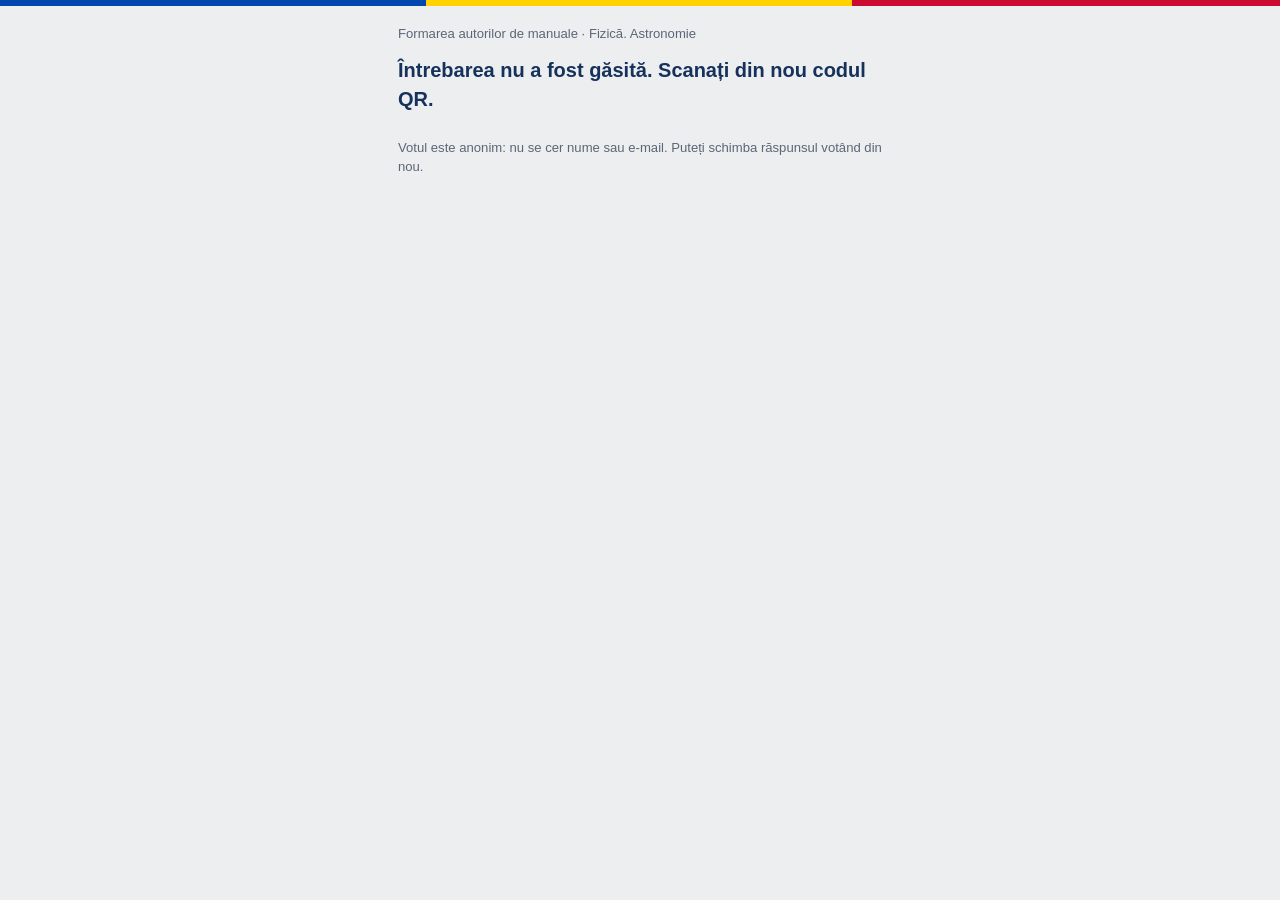
<file: vot.html>
<!DOCTYPE html><html lang="ro"><head><meta charset="utf-8"><meta name="viewport" content="width=device-width,initial-scale=1">
<title>Vot – formarea autorilor de manuale</title><link rel="stylesheet" href="assets/style.css"><link rel="icon" href="assets/favicon.svg" type="image/svg+xml"><link rel="icon" href="assets/favicon-32.png" sizes="32x32"><link rel="apple-touch-icon" href="assets/apple-touch-icon.png"><meta name="theme-color" content="#16325c"></head>
<body class="vote"><div class="tricolor"></div><main><div class="src">Formarea autorilor de manuale · Fizică. Astronomie</div><h1 id="q">Se încarcă…</h1><div id="opts"></div><div id="msg"></div>
<p class="src" style="margin-top:24px">Votul este anonim: nu se cer nume sau e-mail. Puteți schimba răspunsul votând din nou.</p></main>
<script src="assets/config.js"></script><script src="assets/questions.js"></script><script src="assets/live.js"></script>
<script>
(function(){
  const sp = new URLSearchParams(location.search); if(sp.get("u")) Live.setUrl(sp.get("u"));
  const id = sp.get("q"), Q = (window.QUESTIONS||{})[id];
  const qEl = document.getElementById("q"), box = document.getElementById("opts"), msg = document.getElementById("msg");
  if(!Q){ qEl.textContent = "Întrebarea nu a fost găsită. Scanați din nou codul QR."; return; }
  qEl.textContent = Q.text;
  function say(t, ok){ msg.className = "msg " + (ok ? "ok" : "err"); msg.textContent = t; }
  if(!Live.enabled()){ say("Votul de pe telefon nu este activ acum. Răspundeți ridicând mâna – formatorul adaugă voturile pe ecran.", false); }
  function send(a, btn){
    if(!Live.enabled()) return;
    say("Se trimite…", true);
    Live.vote(id, a).then(r => { if(r && r.ok){ say("Mulțumim! Răspunsul a fost înregistrat: „" + a + "”.", true); try{ localStorage.setItem("fa_v_" + id, a); }catch(e){} }
      else say("Nu s-a putut înregistra: " + ((r && r.error) || "eroare"), false); })
      .catch(() => say("Nu există conexiune cu serverul de vot. Încercați din nou.", false));
  }
  let prev = null; try{ prev = localStorage.getItem("fa_v_" + id); }catch(e){}
  if(Q.type === "word"){
    const mx = Q.max || 40;
    box.innerHTML = (mx > 40 ? '<textarea id="w" maxlength="' + mx + '" rows="3" style="width:100%;font:inherit;padding:8px;border-radius:10px;border:1px solid #ccd" placeholder="pe scurt, cel mult ' + mx + ' de caractere"></textarea>'
                             : '<input type="text" id="w" maxlength="' + mx + '" placeholder="un cuvânt sau o expresie scurtă">') + '<button class="btn primary" id="s" style="margin-top:10px">Trimite</button>';
    document.getElementById("s").onclick = () => { let v = document.getElementById("w").value.trim(); if(!Q.list) v = v.toLowerCase(); if(v) send(v); };
  } else {
    Q.opts.forEach(o => { const b = document.createElement("button"); b.className = "opt" + (o === prev ? " sel" : ""); b.textContent = o;
      b.onclick = () => { document.querySelectorAll(".opt").forEach(x => x.classList.remove("sel")); b.classList.add("sel"); send(o, b); }; box.appendChild(b); });
  }
  if(prev) say("Ați votat deja: „" + prev + "”. Puteți schimba răspunsul.", true);
})();
</script></body></html>
</file>
<file: assets/style.css>
/* Formarea autorilor de manuale – Fizică. Astronomie (2026)
   Design sobru, instituțional: gri deschis, albastru închis, banda tricoloră. */
:root{
  --bg:#eceeef; --paper:#ffffff; --ink:#1b2432; --muted:#5b6677; --line:#d5dae1;
  --navy:#16325c; --blue:#1f5fa8; --blue-soft:#e4edf8; --accent:#c8711d; --accent-soft:#fbead8;
  --ok:#1f7a4d; --ok-soft:#e1f3ea; --bad:#b3261e; --bad-soft:#fbe4e2; --warn:#8a5a00; --warn-soft:#fff3d6;
  --tri-b:#0046ae; --tri-y:#ffd200; --tri-r:#cc092f;
  --radius:14px; --shadow:0 2px 10px rgba(20,40,70,.08);
  --font:"Segoe UI",Roboto,"Helvetica Neue",Arial,sans-serif;
}
*{box-sizing:border-box}
html,body{margin:0;padding:0}
body{font-family:var(--font);color:var(--ink);background:var(--bg);line-height:1.45}
a{color:var(--blue)}
.tricolor{height:6px;background:linear-gradient(90deg,var(--tri-b) 0 33.3%,var(--tri-y) 33.3% 66.6%,var(--tri-r) 66.6% 100%)}
.btn{display:inline-flex;align-items:center;gap:.4em;border:1px solid var(--line);background:var(--paper);color:var(--navy);
  border-radius:999px;padding:.45em 1em;font:inherit;font-weight:600;cursor:pointer;text-decoration:none}
.btn:hover{border-color:var(--blue)}
.btn.primary{background:var(--navy);color:#fff;border-color:var(--navy)}
.btn.small{padding:.25em .75em;font-size:.85em}
.tag{display:inline-block;font-size:.78em;font-weight:700;letter-spacing:.03em;text-transform:uppercase;color:var(--blue);
  background:var(--blue-soft);border-radius:6px;padding:.15em .55em}
.src{font-size:.82em;color:var(--muted)}
.src a{color:var(--muted)}

/* ---------- Pagini obișnuite (index, plan, fișe) ---------- */
.page{max-width:1100px;margin:0 auto;padding:28px 22px 60px}
.page header.top{display:flex;justify-content:space-between;align-items:flex-end;gap:20px;flex-wrap:wrap;margin-bottom:18px}
.page h1{color:var(--navy);font-size:2rem;margin:.2em 0}
.page h2{color:var(--navy);margin:1.6em 0 .6em}
.page h3{color:var(--navy);margin:1.2em 0 .4em}
.card{background:var(--paper);border-radius:var(--radius);box-shadow:var(--shadow);padding:18px 20px;margin:12px 0}
.grid{display:grid;gap:14px}
.grid.c3{grid-template-columns:repeat(auto-fit,minmax(260px,1fr))}
.grid.c2{grid-template-columns:repeat(auto-fit,minmax(340px,1fr))}
.session-card h3{margin-top:.2em}
.session-card .time{font-weight:700;color:var(--accent)}
table.t{width:100%;border-collapse:collapse;background:var(--paper);font-size:.93em}
table.t th,table.t td{border:1px solid var(--line);padding:7px 9px;vertical-align:top;text-align:left}
table.t th{background:var(--navy);color:#fff;font-weight:600}
table.t tr:nth-child(even) td{background:#f6f8fa}
.note{border-left:4px solid var(--accent);background:var(--accent-soft);padding:10px 14px;border-radius:8px;margin:10px 0}
.note.blue{border-color:var(--blue);background:var(--blue-soft)}
footer.foot{margin-top:40px;font-size:.85em;color:var(--muted)}

/* ---------- Prezentare ---------- */
body.deck{overflow:hidden;background:#d9dde2}
#stage-wrap{position:fixed;inset:0 0 34px 0;display:flex;align-items:center;justify-content:center}
#stage{width:1280px;height:720px;position:relative;transform-origin:center center}
.slide{position:absolute;inset:0;background:var(--bg);display:none;flex-direction:column;overflow:hidden;border-radius:4px;
  box-shadow:0 6px 30px rgba(0,0,0,.18)}
.slide.active{display:flex}
.slide .s-head{padding:26px 48px 8px;display:flex;justify-content:space-between;align-items:flex-start;gap:20px}
.slide .kicker{font-size:15px;font-weight:700;letter-spacing:.06em;text-transform:uppercase;color:var(--blue)}
.slide h2{font-size:38px;line-height:1.12;margin:6px 0 0;color:var(--navy)}
.slide .s-body{flex:1;padding:8px 48px 14px;font-size:21px;overflow:auto}
.slide .s-foot{display:flex;justify-content:space-between;align-items:center;padding:0 48px 10px;font-size:13px;color:var(--muted)}
.slide .s-foot .src{font-size:13px}
.slide .tricolor{height:7px}
.slide.cover{background:linear-gradient(135deg,#16325c 0%,#1f5fa8 100%);color:#fff}
.slide.cover h2{color:#fff;font-size:52px}
.slide.cover .kicker{color:#ffd200}
.slide.cover .s-body{display:flex;flex-direction:column;justify-content:center;font-size:24px}
.slide.cover .s-foot{color:#cfd9e8}
.cover .meta{margin-top:28px;font-size:20px;opacity:.95}
.cover .meta b{color:#ffd200}
.cols{display:grid;gap:18px}
.cols.c2{grid-template-columns:1fr 1fr}
.cols.c3{grid-template-columns:repeat(3,1fr)}
.cols.c4{grid-template-columns:repeat(4,1fr)}
.box{background:var(--paper);border-radius:var(--radius);box-shadow:var(--shadow);padding:16px 18px}
.box h3{margin:0 0 8px;color:var(--navy);font-size:22px}
.box.old{border-top:5px solid #8b95a3}
.box.new{border-top:5px solid var(--blue)}
.box.man{border-top:5px solid var(--accent);background:#fffaf4}
.box p{margin:.3em 0}
.box ul{margin:.3em 0;padding-left:1.1em}
.lab{font-size:13px;font-weight:800;letter-spacing:.06em;text-transform:uppercase;color:var(--muted);margin-bottom:4px}
.box.new .lab{color:var(--blue)} .box.man .lab{color:var(--accent)}
.big{font-size:28px;font-weight:700;color:var(--navy)}
.quote{font-size:25px;color:var(--navy);border-left:6px solid var(--blue);padding:6px 0 6px 18px;margin:8px 0}
.small{font-size:17px}
.muted{color:var(--muted)}
.pill{display:inline-block;border-radius:999px;padding:2px 10px;font-size:15px;font-weight:700;background:var(--blue-soft);color:var(--navy);margin:2px}
.steps{display:flex;gap:12px;align-items:stretch}
.steps .st{flex:1;background:var(--paper);border-radius:12px;padding:12px 14px;box-shadow:var(--shadow);position:relative}
.steps .st b{display:block;color:var(--blue);font-size:15px;text-transform:uppercase;letter-spacing:.05em}
.steps .st:not(:last-child)::after{content:"→";position:absolute;right:-13px;top:40%;font-size:22px;color:var(--blue)}
.agenda{width:100%;border-collapse:collapse;font-size:20px}
.agenda td{padding:9px 12px;border-bottom:1px solid var(--line)}
.agenda tr.now td{background:var(--blue-soft);font-weight:700}
.agenda td.h{width:150px;font-weight:700;color:var(--accent)}

/* bara de jos a prezentării */
#bar{position:fixed;left:0;right:0;bottom:0;height:34px;background:var(--navy);color:#fff;display:flex;align-items:center;gap:14px;
  padding:0 12px;font-size:14px;z-index:20}
#bar .prog{flex:1;height:6px;background:rgba(255,255,255,.2);border-radius:3px;overflow:hidden}
#bar .prog i{display:block;height:100%;background:var(--tri-y);width:0}
#bar button{background:transparent;border:1px solid rgba(255,255,255,.35);color:#fff;border-radius:6px;padding:2px 8px;cursor:pointer;font:inherit}
#bar .clock.late{color:#ffb4b4} #bar .clock.ok{color:#bff0d2}
#notes{position:fixed;right:0;top:0;bottom:34px;width:420px;background:#fffdf7;border-left:3px solid var(--accent);padding:16px 18px;
  overflow:auto;display:none;z-index:15;font-size:16px;box-shadow:-6px 0 20px rgba(0,0,0,.12)}
#notes.show{display:block}
#notes h4{margin:0 0 6px;color:var(--accent);text-transform:uppercase;letter-spacing:.05em;font-size:13px}
#notes .plan{font-weight:700;color:var(--navy);margin-bottom:8px}
#help{position:fixed;left:50%;top:50%;transform:translate(-50%,-50%);background:#fff;padding:18px 24px;border-radius:12px;z-index:30;
  box-shadow:0 10px 40px rgba(0,0,0,.3);display:none;font-size:16px}
#help.show{display:block}
#help kbd{background:#eef;border:1px solid #ccd;border-radius:4px;padding:1px 6px}

/* ---------- Widgeturi ---------- */
.w{background:var(--paper);border-radius:var(--radius);box-shadow:var(--shadow);padding:14px 16px}
.w .w-head{display:flex;justify-content:space-between;align-items:center;gap:10px;margin-bottom:8px}
.w .w-title{font-weight:700;color:var(--navy)}
.score{font-weight:800;font-size:22px}
.score.ok{color:var(--ok)} .score.mid{color:var(--warn)} .score.bad{color:var(--bad)}

/* clasificare */
.cls-item{display:flex;align-items:center;gap:10px;padding:7px 8px;border-bottom:1px solid var(--line);font-size:18px}
.cls-item:last-child{border-bottom:0}
.cls-item .txt{flex:1}
.cls-item .opts{display:flex;gap:6px;flex-wrap:wrap;justify-content:flex-end}
.cls-item .opts button{border:1px solid var(--line);background:#fff;border-radius:8px;padding:4px 10px;cursor:pointer;font:inherit;font-size:15px;color:var(--navy)}
.cls-item .opts button.sel{background:var(--navy);color:#fff;border-color:var(--navy)}
.cls-item.ok{background:var(--ok-soft)} .cls-item.bad{background:var(--bad-soft)}
.cls-item .why{display:none;font-size:15px;color:var(--muted);margin-top:3px}
.cls-item.checked .why{display:block}
.cls-item .mark{width:26px;text-align:center;font-weight:800}
.cls-item.ok .mark{color:var(--ok)} .cls-item.bad .mark{color:var(--bad)}

/* sondaj */
.poll{display:grid;grid-template-columns:1fr 230px;gap:16px;align-items:start}
.poll .q{font-size:22px;font-weight:700;color:var(--navy);margin-bottom:8px}
.poll .bars .row{display:grid;grid-template-columns:1fr 60px;gap:8px;align-items:center;margin:6px 0}
.poll .bars .lbl{font-size:17px;margin-bottom:2px}
.poll .bars .track{height:26px;background:#edf1f6;border-radius:6px;overflow:hidden;position:relative}
.poll .bars .fill{height:100%;background:var(--blue);width:0;transition:width .6s}
.poll .bars .row.correct .fill{background:var(--ok)}
.poll .bars .n{font-weight:800;color:var(--navy);text-align:right}
.poll .qr{background:#fff;border:1px solid var(--line);border-radius:12px;padding:10px;text-align:center;font-size:13px;color:var(--muted)}
.poll .qr .code{display:flex;justify-content:center}
.poll .qr .code img,.poll .qr .code svg{width:190px;height:190px}
.poll .status{font-size:13px;color:var(--muted);margin-top:6px}
.poll .manual{display:flex;gap:4px;margin-left:6px}
.poll .manual button{width:26px;height:26px;border-radius:6px;border:1px solid var(--line);background:#fff;cursor:pointer;font-weight:800}
.poll.hidden-res .fill,.poll.hidden-res .n{visibility:hidden}
.cloud{display:flex;flex-wrap:wrap;gap:6px 14px;align-items:center;justify-content:center;min-height:140px;padding:8px}
.cloud span{color:var(--navy);font-weight:700;line-height:1}
.cloud span:nth-child(3n){color:var(--blue)} .cloud span:nth-child(4n){color:var(--accent)}

/* decizii */
.dec{display:grid;grid-template-columns:1fr 300px;gap:16px}
.dec .prop{font-size:23px;color:var(--navy);font-weight:600}
.dec .ans{display:none;margin-top:10px;padding:10px 12px;border-radius:10px;font-size:18px}
.dec .ans.show{display:block}
.dec .ans.Acceptat{background:var(--ok-soft);border-left:5px solid var(--ok)}
.dec .ans.Respins{background:var(--bad-soft);border-left:5px solid var(--bad)}
.dec .ans.Partial{background:var(--warn-soft);border-left:5px solid var(--warn)}
.dots{display:flex;gap:6px}
.dots i{width:12px;height:12px;border-radius:50%;background:#cfd6df;display:inline-block;cursor:pointer}
.dots i.on{background:var(--navy)}

/* harta unității */
.umap{display:grid;grid-template-columns:1fr 1fr 1.5fr;gap:12px;font-size:15px}
.umap .col h4{margin:0 0 6px;color:#fff;background:var(--navy);padding:5px 9px;border-radius:8px;font-size:15px}
.umap .it{background:#fff;border:1px solid var(--line);border-radius:8px;padding:5px 8px;margin:4px 0;cursor:pointer;line-height:1.25}
.umap .it.hl{background:var(--accent-soft);border-color:var(--accent)}
.umap .it.sel{background:var(--blue-soft);border-color:var(--blue);font-weight:600}
.umap .it.dim{opacity:.45}
.umap .col{max-height:520px;overflow:auto}

/* generator, calculator, checklist */
.gen select,.gen input,.calc input{font:inherit;font-size:16px;padding:5px 8px;border:1px solid var(--line);border-radius:8px}
.gen .out{margin-top:10px;font-size:16px}
.gen .out .sec{border-left:4px solid var(--blue);padding:4px 10px;margin:6px 0;background:#f7f9fc;border-radius:6px}
.gen .out .sec b{color:var(--navy)}
.calc table{width:100%;border-collapse:collapse;font-size:16px}
.calc td,.calc th{border-bottom:1px solid var(--line);padding:5px 6px;text-align:center}
.calc th{color:var(--navy)} .calc td:first-child,.calc th:first-child{text-align:left}
.calc input{width:64px;text-align:center}
.calc tr.err td{background:var(--bad-soft)}
.chk{columns:2;column-gap:22px;font-size:16px}
.chk label{display:flex;gap:8px;align-items:flex-start;break-inside:avoid;padding:4px 0}
.chk input{margin-top:4px;transform:scale(1.25)}
.meter{height:16px;background:#edf1f6;border-radius:8px;overflow:hidden;margin:6px 0}
.meter i{display:block;height:100%;width:0;transition:width .4s}
.slider-row{display:grid;grid-template-columns:240px 1fr 90px;gap:10px;align-items:center;margin:8px 0;font-size:18px}
.slider-row input[type=range]{width:100%}
.result-big{font-size:34px;font-weight:800;color:var(--navy)}
.verdict{padding:10px 14px;border-radius:10px;font-size:19px;margin-top:8px}
.verdict.ok{background:var(--ok-soft);color:var(--ok)} .verdict.bad{background:var(--bad-soft);color:var(--bad)}
.timer{font-size:64px;font-weight:800;color:var(--navy);font-variant-numeric:tabular-nums}
.timer.end{color:var(--bad)}
.reveal-card{background:#fff;border-radius:12px;box-shadow:var(--shadow);padding:12px 14px;cursor:pointer;border-top:5px solid var(--blue)}
.reveal-card .back{display:none;margin-top:8px;font-size:16px;color:var(--ink)}
.reveal-card.open .back{display:block}
.reveal-card .front{font-weight:700;color:var(--navy);font-size:18px}
.reveal-card .hint{font-size:13px;color:var(--muted)}
.bar-chart .r{display:grid;grid-template-columns:260px 1fr 70px;gap:10px;align-items:center;margin:5px 0;font-size:17px}
.bar-chart .tr{height:22px;background:#edf1f6;border-radius:5px;overflow:hidden}
.bar-chart .tr i{display:block;height:100%}

/* ---------- Pagina de vot (telefon) ---------- */
body.vote{background:var(--bg)}
.vote main{max-width:520px;margin:0 auto;padding:18px}
.vote h1{font-size:1.25rem;color:var(--navy)}
.vote .opt{display:block;width:100%;text-align:left;margin:10px 0;padding:14px 16px;border-radius:12px;border:2px solid var(--line);background:#fff;font:inherit;font-size:1.05rem;cursor:pointer}
.vote .opt.sel{border-color:var(--navy);background:var(--blue-soft)}
.vote textarea,.vote input[type=text]{width:100%;font:inherit;font-size:1.05rem;padding:12px;border-radius:12px;border:2px solid var(--line)}
.vote .msg{margin-top:14px;padding:12px;border-radius:10px}
.vote .msg.ok{background:var(--ok-soft);color:var(--ok)} .vote .msg.err{background:var(--bad-soft);color:var(--bad)}

/* ---------- Tipar (fișe) ---------- */
.sheet{background:#fff;padding:18mm 16mm;margin:18px auto;max-width:210mm;box-shadow:var(--shadow);border-radius:6px}
.sheet h2{margin-top:0}
.sheet .fill{border-bottom:1px solid #999;min-height:1.6em;margin:4px 0}
.sheet table.t td{height:2.2em}
.sheet .lines div{border-bottom:1px solid #aaa;height:1.9em}
@media print{
  body{background:#fff}
  .no-print{display:none!important}
  .sheet{box-shadow:none;margin:0;padding:10mm 8mm;max-width:none;page-break-after:always}
  .page{padding:0}
  a{color:inherit;text-decoration:none}
}
@media (max-width:760px){.page h1{font-size:1.5rem}}

/* ajustări după verificarea vizuală */
.dec{grid-template-columns:1fr}
.dec .poll .q{display:none}
.dec .poll{grid-template-columns:1fr 170px;box-shadow:none;padding:6px 0 0}
.dec .poll .qr .code svg{width:140px;height:140px}
.cols .poll{grid-template-columns:1fr 150px;gap:10px}
.cols .poll .q{font-size:19px}
.cols .poll .qr .code svg{width:130px;height:130px}
.cls-item.wide{flex-wrap:wrap}
.cls-item.wide .opts{width:100%;justify-content:flex-start;padding-left:36px}
.slide .small{font-size:18px}
.cls-item{font-size:19px}
.cls-item.wide{font-size:17px;padding:4px 8px}.cls-item.wide .opts button{font-size:14px;padding:2px 8px}

/* =====================================================================
   Versiunea 3: font mai mare, ilustrații, copertă, coduri QR mai mari
   ===================================================================== */
.slide .s-head{padding:24px 48px 6px}
.slide .kicker{font-size:17px}
.slide h2{font-size:41px}
.slide .s-body{font-size:24px;line-height:1.38}
.slide .s-foot{font-size:15px}.slide .s-foot .src{font-size:15px}
.slide .small{font-size:20px}
.slide .src{font-size:15px}
.box h3{font-size:25px}
.lab{font-size:15px}
.big{font-size:30px}
.quote{font-size:27px}
.steps .st b{font-size:17px}
.agenda{font-size:23px}
.cls-item{font-size:21px;padding:6px 8px}
.cls-item .opts button{font-size:17px;padding:4px 11px}
.cls-item .why{font-size:17px}
.cls-item.wide{font-size:19px;padding:4px 8px}.cls-item.wide .opts button{font-size:16px;padding:2px 9px}
.w .w-title{font-size:21px}
.btn.small{font-size:17px}
.poll .q{font-size:25px}
.poll .bars .lbl{font-size:20px}
.poll .bars .track{height:28px}
.poll .status{font-size:15px}
.dec .prop{font-size:26px}
.dec .ans{font-size:21px}
.reveal-card .front{font-size:21px}.reveal-card .back{font-size:19px}.reveal-card .hint{font-size:15px}
.umap{font-size:17px}.umap .col h4{font-size:16px}
.gen .out{font-size:19px}.gen select{font-size:18px}
.calc table{font-size:18px}.calc input{font-size:18px}.calc select{font:inherit;font-size:18px}
.chk{font-size:19px}
.bar-chart .r{font-size:19px}
.slider-row{font-size:20px;grid-template-columns:250px 1fr 100px}
.verdict{font-size:21px}
.result-big{font-size:36px}
.timer{font-size:70px}
.slide .note{font-size:21px}

/* coduri QR: mai mari, clic = ecran complet */
.poll{grid-template-columns:1fr 300px}
.poll .qr{cursor:zoom-in;font-size:14px}
.poll .qr .code img,.poll .qr .code svg{width:272px;height:272px}
.poll .qr .qr-url{word-break:break-all;font-size:12px;margin-top:4px}
.cols .poll{grid-template-columns:1fr 210px;gap:12px}
.cols .poll .q{font-size:21px}
.cols .poll .qr .code svg{width:188px;height:188px}
.dec .poll{grid-template-columns:1fr 230px}
.dec .poll .qr .code svg{width:205px;height:205px}
#qr-zoom{position:fixed;inset:0;background:#fff;z-index:60;display:none;flex-direction:column;align-items:center;justify-content:center;gap:1.6vh;cursor:pointer;padding:2vh}
#qr-zoom.show{display:flex}
#qr-zoom .qz-q{font-size:3vh;font-weight:700;color:var(--navy);max-width:90vw;text-align:center}
#qr-zoom .qz-code svg{width:min(72vh,90vw);height:min(72vh,90vw)}
#qr-zoom .qz-u{font-size:2.2vh;color:var(--blue);font-weight:700}

/* coperta prezentărilor */

.slide.cover .cover-art{position:absolute;inset:0;width:100%;height:100%;z-index:0}
.slide.cover .s-body,.slide.cover .s-foot,.slide.cover .tricolor{position:relative;z-index:1}
.slide.cover .s-body{max-width:820px}
.slide.cover h2{font-size:54px;text-shadow:0 2px 14px rgba(0,0,0,.35)}

/* etichete de clasă */
.pill.c6{background:#e1f3ea;color:#1f7a4d}
.pill.cr{background:#e4edf8;color:#16325c}
.pill.cu{background:#fbead8;color:#8a4a0e}
.cls-item .pill{font-size:14px;padding:1px 8px;margin-right:4px;vertical-align:2px}
.reveal-card .pill{font-size:13px}

/* noutăți cu pictograme */
.box.nov{position:relative}
.box.nov .nov-ic{position:absolute;top:10px;right:12px;height:64px;max-width:120px;object-fit:contain;opacity:.95}
.box.nov h3{padding-right:120px}
.strip{display:flex;align-items:center;justify-content:center;gap:10px;margin:12px 0 2px;background:#fff;border-radius:12px;padding:8px 12px;box-shadow:var(--shadow)}
.strip img{height:56px}.strip img.arrow{height:40px}
.strip .cap{font-size:16px;font-weight:700;color:var(--navy);max-width:150px;line-height:1.15}
.fig{margin:0;text-align:center}
.fig img{max-width:100%;max-height:330px;object-fit:contain}
.fig figcaption{font-size:14px;color:var(--muted);margin-top:4px}
.ill{width:100%;height:auto;max-height:150px}
.ill-wrap{display:flex;justify-content:center;margin:2px 0 6px}
.ill-wrap .ill{max-height:118px}
.steps-v{flex-direction:column;gap:8px}
.steps-v .st{padding:8px 14px}
.steps-v .st:not(:last-child)::after{content:"↓";right:auto;left:22px;top:auto;bottom:-20px;font-size:18px}
.roles{display:grid;gap:8px}
.roles .role{background:#fff;border-left:6px solid var(--blue);border-radius:10px;padding:8px 14px;box-shadow:var(--shadow);font-size:21px}
.roles .role b{color:var(--navy);margin-right:8px}
ul.tight{margin:2px 0;padding-left:1.1em}ul.tight li{margin:1px 0}
.flow{display:flex;gap:0;margin-top:12px}
.flow span{flex:1;background:var(--navy);color:#fff;font-weight:700;font-size:18px;padding:9px 18px 9px 26px;clip-path:polygon(0 0,calc(100% - 16px) 0,100% 50%,calc(100% - 16px) 100%,0 100%,16px 50%);text-align:center}
.flow span:first-child{clip-path:polygon(0 0,calc(100% - 16px) 0,100% 50%,calc(100% - 16px) 100%,0 100%)}
.flow span:last-child{background:var(--accent)}
.qgrid{display:grid;grid-template-columns:1fr 1fr;gap:10px}
.qgrid div{background:var(--blue-soft);border-radius:10px;padding:8px 12px;font-size:19px}
.qgrid b{display:block;font-size:24px;color:var(--navy)}
.para-map{background:#fff;border-radius:12px;box-shadow:var(--shadow);padding:10px 12px;font-size:17px}
.para-map div{border-left:5px solid var(--blue);background:#f4f8fd;margin:4px 0;padding:3px 10px;border-radius:6px}
.para-map .pm-title{border:0;background:none;font-weight:800;color:var(--navy);padding:0 0 2px}
p.check{font-size:25px;font-weight:700;color:var(--navy);margin:.35em 0}
p.check::before{content:"✓";color:var(--ok);margin-right:10px}
.dec .ans.Info{background:var(--blue-soft);border-left:5px solid var(--blue)}

/* simulator cu două niveluri */
.invest .tabs{display:flex;gap:8px}
.invest .tab{border:1px solid var(--line);background:#fff;border-radius:999px;padding:6px 16px;font:inherit;font-size:18px;font-weight:700;color:var(--navy);cursor:pointer}
.invest .tab.on{background:var(--navy);color:#fff;border-color:var(--navy)}
.invest .qline{font-size:21px;margin-bottom:6px}
.invest .calc-steps{background:#f4f8fd;border-radius:10px;padding:8px 12px;margin-bottom:6px;line-height:1.5}
.invest svg.jet{width:100%;max-height:170px}

/* pagina principală: copertă */
.hero{position:relative;overflow:hidden;border-radius:18px;background:linear-gradient(120deg,#0f2747 0%,#16325c 45%,#1f5fa8 100%);color:#fff;margin:6px 0 18px;box-shadow:0 10px 30px rgba(15,39,71,.25)}
.hero .hero-art{position:absolute;inset:0;width:100%;height:100%}
.hero .hero-in{position:relative;z-index:1;display:flex;justify-content:space-between;align-items:center;gap:24px;padding:34px 34px 30px}
.hero .hero-txt{max-width:640px}
.hero .tag.light{background:rgba(255,255,255,.14);color:#ffd200}
.hero h1{color:#fff;font-size:3.1rem;margin:.25em 0 .1em;letter-spacing:.01em;text-shadow:0 2px 14px rgba(0,0,0,.35)}
.hero .hero-sub{font-size:1.35rem;margin:.2em 0 .8em;color:#e8f0fb}
.hero .hero-meta{margin:.25em 0;font-size:1.02rem}
.hero .hero-meta b{color:#ffd200}
.hero .who{font-weight:700}
.hero .hero-org{margin-top:.9em;font-size:.88rem;color:#cfd9e8}
.hero-qr{flex:none;background:#fff;border:0;border-radius:16px;padding:12px 12px 8px;width:230px;text-align:center;color:var(--navy);font:inherit;font-size:.82rem;font-weight:600;cursor:zoom-in;box-shadow:0 6px 24px rgba(0,0,0,.25);display:flex;flex-direction:column;gap:4px}
.hero-qr #qr-small{display:block;width:206px;height:206px}
.session-card .sc-top{display:flex;justify-content:space-between;align-items:center}
.session-card .sc-n{font-size:.8em;font-weight:800;letter-spacing:.06em;text-transform:uppercase;color:var(--blue)}
.session-card .who{font-weight:700;color:var(--navy);margin:.3em 0 .1em}
.session-card .who::before{content:"";display:inline-block;width:.75em;height:.75em;border-radius:50%;background:var(--tri-y);margin-right:.45em;vertical-align:.02em;box-shadow:0 0 0 2px var(--navy) inset}
.session-card{border-top:5px solid var(--blue)}
table.prog tr.brk td{background:#f6f8fa;color:var(--muted)}
ul.docs{padding-left:1.1em}ul.docs li{margin:.35em 0}
@media (max-width:760px){.hero .hero-in{flex-direction:column;align-items:flex-start;padding:24px}.hero h1{font-size:2.2rem}.hero-qr{width:180px}.hero-qr #qr-small{width:156px;height:156px}}
@media print{.hero{background:#16325c!important;-webkit-print-color-adjust:exact;print-color-adjust:exact}}
/* clasificare pe două coloane când sunt multe enunțuri */
.list.grid2{display:grid;grid-template-columns:1fr 1fr;gap:8px 14px}
.list.grid2 .cls-item{border:1px solid var(--line);border-radius:10px;align-items:flex-start;font-size:19px;line-height:1.3;padding:6px 8px}
.list.grid2 .cls-item:last-child{border-bottom:1px solid var(--line)}
.list.grid2 .cls-item .txt{flex:1 1 calc(100% - 40px)}
.list.grid2 .cls-item .opts{width:100%;justify-content:flex-start;padding-left:34px;gap:5px}
.list.grid2 .cls-item .opts button{font-size:16px;padding:2px 9px}
.list.grid2 .cls-item .why{font-size:16px}
/* clasificare: listă și matrice */
.cls-item .opts button.right,.cls-mx .opts button.right{outline:3px solid var(--ok);outline-offset:1px}
.list:not(.grid2) .cls-item .opts{flex-wrap:nowrap}
.list.grid2 .cls-item .opts{width:auto;padding-left:0;flex:none}
.list.grid2 .cls-item .txt{flex:1 1 auto}
.cls-mx{width:100%;border-collapse:collapse;font-size:19px;line-height:1.28}
.cls-mx th{font-size:15px;color:var(--navy);font-weight:800;vertical-align:bottom;padding:2px 4px 6px;border-bottom:2px solid var(--navy);text-align:center;line-height:1.15}
.cls-mx th.mk{width:28px}.cls-mx th.tx{width:auto}
.cls-mx td{border-bottom:1px solid var(--line);padding:5px 4px;vertical-align:middle}
.cls-mx td.mark{width:28px;text-align:center;font-weight:800}
.cls-mx td.opts{text-align:center;width:92px}
.cls-mx td.opts button{width:30px;height:30px;border-radius:50%;border:2px solid #9aa7b7;background:#fff;cursor:pointer;padding:0}
.cls-mx td.opts button:hover{border-color:var(--blue)}
.cls-mx td.opts button.sel{background:var(--navy);border-color:var(--navy);box-shadow:inset 0 0 0 4px #fff}
.cls-mx tr.ok td{background:var(--ok-soft)}.cls-mx tr.bad td{background:var(--bad-soft)}
.cls-mx tr.ok .mark{color:var(--ok)}.cls-mx tr.bad .mark{color:var(--bad)}
.cls-mx .why{display:none;font-size:16px;color:var(--muted);margin-top:2px}
.cls-mx tr.checked .why{display:block}
.cls-mx .pill{font-size:13px;padding:1px 7px;margin-right:4px;vertical-align:2px}
.cls-mx{font-size:18px}
.cls-mx td{padding:3px 4px}
.cls-mx td.opts{width:84px}
.cls-mx td.opts button{width:27px;height:27px}
.umap .col{max-height:455px}
.compact .box{padding:12px 15px}.compact .box h3{font-size:23px;margin-bottom:4px}
.box.nov{padding:12px 15px}.box.nov .cols{margin-top:6px!important}
.steps-v .st{padding:6px 14px}
.ill-wrap .ill{max-height:104px}
.steps-v .st:not(:last-child)::after{content:none}
.calc .w-head{flex-wrap:wrap}.calc select{max-width:420px}
.slide .s-body{padding-bottom:8px}
.slide .s-head{padding:20px 48px 4px}
.slide .w{padding:12px 14px}
.ill-cap{font-size:14px;color:var(--muted);text-align:center;margin-top:-2px}
.ill-wrap{flex-direction:column;align-items:center}
.ill-wrap .ill{max-height:86px}
.mini-ill .ill{max-height:150px}
.brick-ill .ill{max-height:190px;margin-top:6px}
.mock{background:#fff;border-radius:12px;box-shadow:var(--shadow);padding:12px 16px;border-left:8px solid #2f9e6b;font-size:19px}
.mock-h{font-size:15px;font-weight:700;color:#1f7a4d;display:flex;align-items:center;gap:6px}
.mock-h .ico{display:inline-flex;width:28px;height:28px;border-radius:50%;background:#1f7a4d;color:#fff;align-items:center;justify-content:center;font-size:17px}
.mock-h .ico.f{background:var(--blue)}
.mock-t{font-size:22px;font-weight:800;color:var(--navy);margin:6px 0 2px}
.mock-p{margin-top:6px;font-weight:700;color:#1f7a4d;font-size:17px}
.mock-c{margin-top:6px;font-size:14px;color:var(--muted)}
.thanks{display:flex;align-items:center;gap:16px;margin-top:16px}
.thanks img{height:90px}.thanks span{font-size:36px;font-weight:800;color:var(--navy)}
.slide.cover .meta{max-width:660px}
.slide.cover .s-body .small{max-width:640px;font-size:17px}
.big.rep{font-size:28px;margin:.55em 0;line-height:1.3}
.strip img{height:84px}.strip img.arrow{height:56px}.strip .cap{font-size:18px}
table.prog td:first-child{white-space:nowrap}
.dec .poll .qr .code svg{width:186px;height:186px}.dec .poll{grid-template-columns:1fr 210px}
@media print{
  .sheet{font-size:12.5px;padding:7mm 8mm}
  .sheet h2{font-size:18px;margin:4px 0}
  .sheet h3{font-size:14px;margin:8px 0 2px}
  .sheet table.t th,.sheet table.t td{padding:4px 6px}
  .sheet .lines div{height:1.65em}
  .sheet p{margin:4px 0}
}
ol.plist{margin:0;padding:6px 10px 6px 34px;columns:2;column-gap:28px;font-size:19px;max-height:440px;overflow:auto}
ol.plist li{break-inside:avoid;margin:0 0 8px;background:#fff;border-left:5px solid var(--blue);border-radius:8px;padding:5px 10px;box-shadow:var(--shadow)}
/* Sesiunea 2: grila de evaluare, praguri, cerințe */
table.grid-cmp{width:100%;border-collapse:collapse;font-size:19px}
table.grid-cmp th{font-size:15px;color:#fff;background:var(--navy);padding:5px 8px;text-align:left}
table.grid-cmp td{padding:3px 8px;border-bottom:1px solid var(--line)}
table.grid-cmp td.n{text-align:center;white-space:nowrap}
table.grid-cmp tr.tot td{font-weight:800;background:var(--blue-soft)}
table.grid-cmp tr.elim td{color:var(--muted)}
.gb{display:inline-block;height:14px;border-radius:7px;vertical-align:middle}
.gb.old{background:#c3cad5}.gb.new{background:var(--blue)}
b.up{color:var(--ok)}b.down{color:var(--bad)}b.eq{color:var(--muted)}
.gauges{display:grid;grid-template-columns:repeat(4,1fr);gap:12px}
.gauge{background:#fff;border-radius:14px;box-shadow:var(--shadow);padding:12px 14px;border-top:6px solid var(--bad)}
.gauge .g-n{font-size:34px;font-weight:900;color:var(--navy);line-height:1}
.gauge .g-t{font-size:17px;font-weight:700;color:var(--navy);min-height:44px}
.gauge .g-bar{height:18px;border-radius:9px;background:#e7ebf1;overflow:hidden;margin:6px 0}
.gauge .g-bar span{display:block;height:100%;background:linear-gradient(90deg,var(--blue),var(--navy))}
.gauge .g-v{font-size:18px}
.req{display:flex;gap:16px;align-items:flex-start;background:#fff;border-left:8px solid var(--bad);border-radius:12px;box-shadow:var(--shadow);padding:14px 18px;font-size:23px;line-height:1.38}
.req .req-n{flex:none;width:46px;height:46px;border-radius:50%;background:var(--bad);color:#fff;font-weight:900;font-size:24px;display:flex;align-items:center;justify-content:center}
.cer-grid{display:grid;grid-template-columns:repeat(5,1fr);gap:10px}
.cer-grid .box{padding:10px 12px}
.cer-grid .cer{font-size:15.5px;line-height:1.3;margin:5px 0;display:flex;gap:6px}
.cer-grid .cer b{flex:none;min-width:24px;height:24px;border-radius:50%;background:var(--navy);color:#fff;font-size:13px;display:inline-flex;align-items:center;justify-content:center}
.cer-grid .box.man .cer b{background:var(--accent)}
ol.steps-list{padding-left:1.2em}ol.steps-list li{margin:.35em 0}
table.sub-new td{font-size:19px;padding:4px 8px}table.sub-new td.code{font-weight:800;color:var(--navy);white-space:nowrap}
/* fișe: antet, profil, instrucțiuni */
.sheet .sh-h{display:flex;align-items:center;gap:12px}
.sheet .sh-n{flex:none;background:var(--navy);color:#fff;font-weight:800;border-radius:8px;padding:3px 10px;font-size:15px}
.sheet .sh-h h2{margin:6px 0}
.sheet .meta{color:var(--muted)}
.profil{display:flex;flex-wrap:wrap;gap:4px 18px;font-size:12.5px;border:1px dashed #9aa7b7;border-radius:8px;padding:5px 10px;margin:4px 0 6px}
.todo{background:#eef4fb;border-left:5px solid var(--blue);border-radius:8px;padding:6px 12px;margin:4px 0 8px;font-size:13px}
.todo ol{margin:3px 0 3px 1.2em;padding:0}.todo li{margin:1px 0}
.todo .preda{font-weight:700;color:var(--navy)}
table.prop{margin-top:6px}table.prop th{font-size:12.5px}
p.crit{font-size:11.5px;color:var(--muted)}
@media print{.profil{font-size:11px}.todo{font-size:11.5px}p.crit{font-size:10.5px}}
@media print{.profil{font-size:12px}.todo{font-size:12.5px}}

/* =====================================================================
   Prezentările pe telefon (lățime < 820 px sau înălțime < 500 px):
   fără scalare, un slide pe ecran, conținutul curge vertical, glisare stânga/dreapta
   ===================================================================== */
.vote-here{display:none}
body.deck.mobile{overflow:hidden}
.mobile #stage-wrap{display:block;overflow-y:auto;-webkit-overflow-scrolling:touch;bottom:44px}
.mobile #stage{width:100%;height:auto;transform:none!important}
.mobile .slide{position:relative;inset:auto;border-radius:0;box-shadow:none;min-height:100%;overflow:visible}
.mobile .slide .s-head{padding:14px 14px 4px}
.mobile .slide h2{font-size:23px}
.mobile .slide .kicker{font-size:12px}
.mobile .slide .s-body{padding:6px 14px 12px;font-size:16px;line-height:1.42;overflow:visible}
.mobile .slide .s-foot{padding:4px 14px 12px;flex-direction:column;align-items:flex-start;gap:4px}
.mobile .slide .s-foot,.mobile .slide .s-foot .src,.mobile .slide .src{font-size:12px}
.mobile .slide .small{font-size:14.5px}
.mobile .slide.cover{min-height:calc(100vh - 44px)}
.mobile .slide.cover h2{font-size:30px}
.mobile .slide.cover .s-body{font-size:17px;max-width:none}
.mobile .slide.cover .cover-art{opacity:.45}
.mobile .cover .meta{font-size:16px}
.mobile .cols,.mobile .cols.c2,.mobile .cols.c3,.mobile .cols.c4{grid-template-columns:1fr!important;gap:10px}
.mobile .gauges,.mobile .cer-grid,.mobile .qgrid{grid-template-columns:1fr!important}
.mobile .list.grid2{grid-template-columns:1fr}
.mobile .box{padding:10px 12px}.mobile .box h3{font-size:18px}
.mobile .big,.mobile .big.rep{font-size:19px}.mobile .quote{font-size:18px!important}
.mobile p.check{font-size:17px}.mobile .thanks span{font-size:24px}.mobile .thanks img{height:56px}
.mobile .req{font-size:16px;padding:10px 12px}.mobile .req .req-n{width:34px;height:34px;font-size:18px}
.mobile .roles .role{font-size:15px}
.mobile .flow{flex-direction:column;gap:4px}.mobile .flow span{clip-path:none!important;border-radius:6px;font-size:14px;padding:6px 10px}
.mobile .strip{flex-wrap:wrap}.mobile .strip img{height:40px}.mobile .strip img.arrow{height:28px}.mobile .strip .cap{font-size:13px}
.mobile .box.nov .nov-ic{height:40px}.mobile .box.nov h3{padding-right:60px}
.mobile .steps{flex-wrap:wrap}.mobile .agenda{font-size:16px}
.mobile .fig img{max-height:220px}
.mobile table{font-size:14px}
.mobile .grid-cmp,.mobile .cls-mx,.mobile .umap,.mobile .calc table{display:block;overflow-x:auto;white-space:normal}
.mobile table.grid-cmp{font-size:13px}.mobile .gb{display:none}
.mobile .cls-item,.mobile .list.grid2 .cls-item{font-size:15px;flex-wrap:wrap}
.mobile .cls-item .opts{width:100%;justify-content:flex-start;flex-wrap:wrap;padding-left:28px}
.mobile .cls-item .opts button{font-size:13px}
.mobile .cls-mx{font-size:14px}.mobile .cls-mx th{font-size:11px}.mobile .cls-mx td.opts{width:44px}
.mobile .cls-mx td.opts button{width:24px;height:24px}
.mobile .w{padding:10px}.mobile .w .w-head{flex-wrap:wrap;gap:6px}.mobile .w .w-title{font-size:16px}
.mobile .poll{grid-template-columns:1fr!important}
.mobile .poll .q{font-size:17px}.mobile .poll .bars .lbl{font-size:14px}.mobile .poll .bars .track{height:18px}
.mobile .poll .qr{display:none}
.mobile .vote-here{display:inline-block;margin-top:8px}
.mobile .dec{grid-template-columns:1fr!important}.mobile .dec .prop{font-size:17px}.mobile .dec .ans{font-size:15px}
.mobile .reveal-card .front{font-size:16px}.mobile .reveal-card .back{font-size:14px}
.mobile .slider-row{grid-template-columns:1fr;font-size:15px;gap:2px}
.mobile .result-big{font-size:26px}.mobile .verdict{font-size:15px}
.mobile .invest .tabs{flex-wrap:wrap}.mobile .invest .tab{font-size:13px}
.mobile .timer{font-size:44px}
.mobile .ill-wrap .ill{max-height:80px}.mobile .brick-ill .ill{max-height:140px}
.mobile .mock{font-size:15px}.mobile .mock-t{font-size:17px}
.mobile .gauge .g-t{min-height:0}
.mobile .chk{font-size:14px}.mobile .gen .out{font-size:14px}
.mobile .umap{font-size:13px}
.mobile ol.plist{columns:1;font-size:15px}
.mobile #bar{height:44px;gap:8px;padding:0 8px;font-size:13px}
.mobile #bar > span:nth-of-type(1),.mobile #bar .plan,.mobile #bar .clock,.mobile #bar .b-full{display:none}
.mobile #bar button{padding:6px 12px;font-size:16px}
.mobile #bar .b-lock{font-size:12px;padding:6px 8px}
.mobile #notes{width:100%;bottom:44px;border-left:0;border-top:3px solid var(--accent);top:35%}
#qr-zoom .qz-code svg{max-width:92vw}
.mobile select,.mobile .c-sel,.mobile .g-sel{max-width:100%;width:100%}
.mobile .calc .w-head > *{min-width:0;max-width:100%}
.mobile table.sub-new{display:block;overflow-x:auto}.mobile table.sub-new td{font-size:13px}
.mobile .calc .w-head{display:block}.mobile .calc .w-head div{max-width:100%}.mobile .calc select{max-width:100%!important;width:100%;box-sizing:border-box}
.mobile .cols > *,.mobile .w{min-width:0;max-width:100%}
/* ---- revizia 20.11: deschidere S2, profiluri, problemă-model, laborator ---- */
.open-wrap{position:relative;height:100%;display:flex;align-items:center;justify-content:center}
.open-img{max-width:100%;max-height:560px;border-radius:14px;box-shadow:var(--shadow);object-fit:contain}
.open-timer{position:absolute;right:6px;bottom:0;background:rgba(255,255,255,.94);border-radius:12px;box-shadow:var(--shadow);padding:4px 12px}
.open-timer .timer{font-size:30px}
.open-timer button{font-size:13px;padding:3px 8px}
.prof-t{font-size:16.5px}.prof-t td,.prof-t th{vertical-align:top;padding:6px 9px}.prof-t th .pill{font-size:14px}

.ne-where p{margin:0 0 7px}
.req + .req{margin-top:8px}
.lab7{margin:4px 0 0;padding-left:1.3em}.lab7 li{margin:1px 0}
.mp{background:#fff;border:2px solid #c9d6ea;border-radius:12px;padding:10px 14px;font-size:18px}
.mp-h{margin-bottom:8px;line-height:1.35}
.mp-g{display:grid;grid-template-columns:auto auto 1fr;border-top:2px solid var(--navy)}
.mp-c{padding:8px 14px;line-height:1.55}
.mp-c + .mp-c{border-left:2px solid var(--navy)}
.mp-t{font-weight:800;color:var(--navy)}
.mp-q{border-top:2px solid var(--navy);margin-top:4px;padding-top:2px}
.mp-ans{display:inline-block;margin-top:8px;border:2px solid var(--navy);border-radius:4px;padding:3px 10px}
.fr{display:inline-flex;flex-direction:column;vertical-align:middle;text-align:center;line-height:1.15;margin:0 2px}
.fr span:first-child{border-bottom:1.5px solid currentColor;padding:0 3px}
.mobile .open-img{max-height:none}.mobile .open-wrap{flex-direction:column}.mobile .open-timer{position:static;margin-top:8px}
.mobile .prof-t{font-size:13px;display:block;overflow-x:auto}
.mobile .mp{font-size:14px}.mobile .mp-g{grid-template-columns:1fr}.mobile .mp-c + .mp-c{border-left:0;border-top:2px solid var(--navy)}
.s-body table.prof-t td,.s-body table.prof-t th{font-size:16px;line-height:1.3;padding:5px 9px}
.ne-where{display:grid;grid-template-columns:repeat(3,1fr);gap:14px;font-size:15.5px;line-height:1.35}
.ne-where p{margin:0}
.lab7{columns:2;column-gap:28px}
.mobile .ne-where{grid-template-columns:1fr}.mobile .lab7{columns:1}
.kin-h{font-size:17px;line-height:1.5;background:#fff;border-radius:10px;padding:6px 12px;margin-bottom:8px;box-shadow:var(--shadow)}
.ne-where{font-size:15px}
.ex-lines > span{display:block;margin:3px 0}
.ex-lines .pill{display:inline-block}
.timer-sm .timer{font-size:40px}
.para-map div{padding-top:3px;padding-bottom:3px}
.para-map div{padding-top:2px;padding-bottom:2px;font-size:16px}
.slide .small.ne-where{font-size:16px;line-height:1.32}
.mobile .slide .small.ne-where{font-size:14px}
.kin-h{margin-bottom:4px;padding:4px 12px}
.ex-lines > span{margin:1px 0}
.timer-sm .timer{font-size:34px}
.qgrid > div{padding-top:6px;padding-bottom:6px}
.slide .ill-wrap .ill{max-height:96px}
.slide .qgrid div{font-size:17.5px}.slide .qgrid b{font-size:21px}
.tipv{margin-top:8px;font-size:16px;line-height:1.35;border-top:1px dashed var(--line);padding-top:6px}
/* ---- RÎ pe clase (ri.html) ---- */
.ri-sheet .sh-h .pill{font-size:16px}
h3.ri-u{margin:14px 0 6px;color:var(--navy);font-size:15px;break-after:avoid}
table.ri-t{font-size:12.5px}
table.ri-t td{height:auto!important;padding:4px 6px}
table.ri-t td.n{text-align:center}
table.ri-t tr.ri-uc td{background:#eef3fa!important;font-weight:700;color:var(--navy);font-size:12px}
table.ri-t tr{break-inside:avoid}
@media print{.ri-sheet{page-break-after:always}.ri-sheet:last-child{page-break-after:auto} table.ri-t thead{display:table-header-group}}
table.ri-t{font-size:11.8px}
table.ri-t tr.ri-uc{break-after:avoid;page-break-after:avoid}
table.ri-t tr.ri-uc td{font-size:11.5px}
table.ri-t td{padding:3px 6px;line-height:1.3}
.ri-sheet .meta{margin:4px 0}
h3.ri-u{margin:10px 0 5px}
</file>
